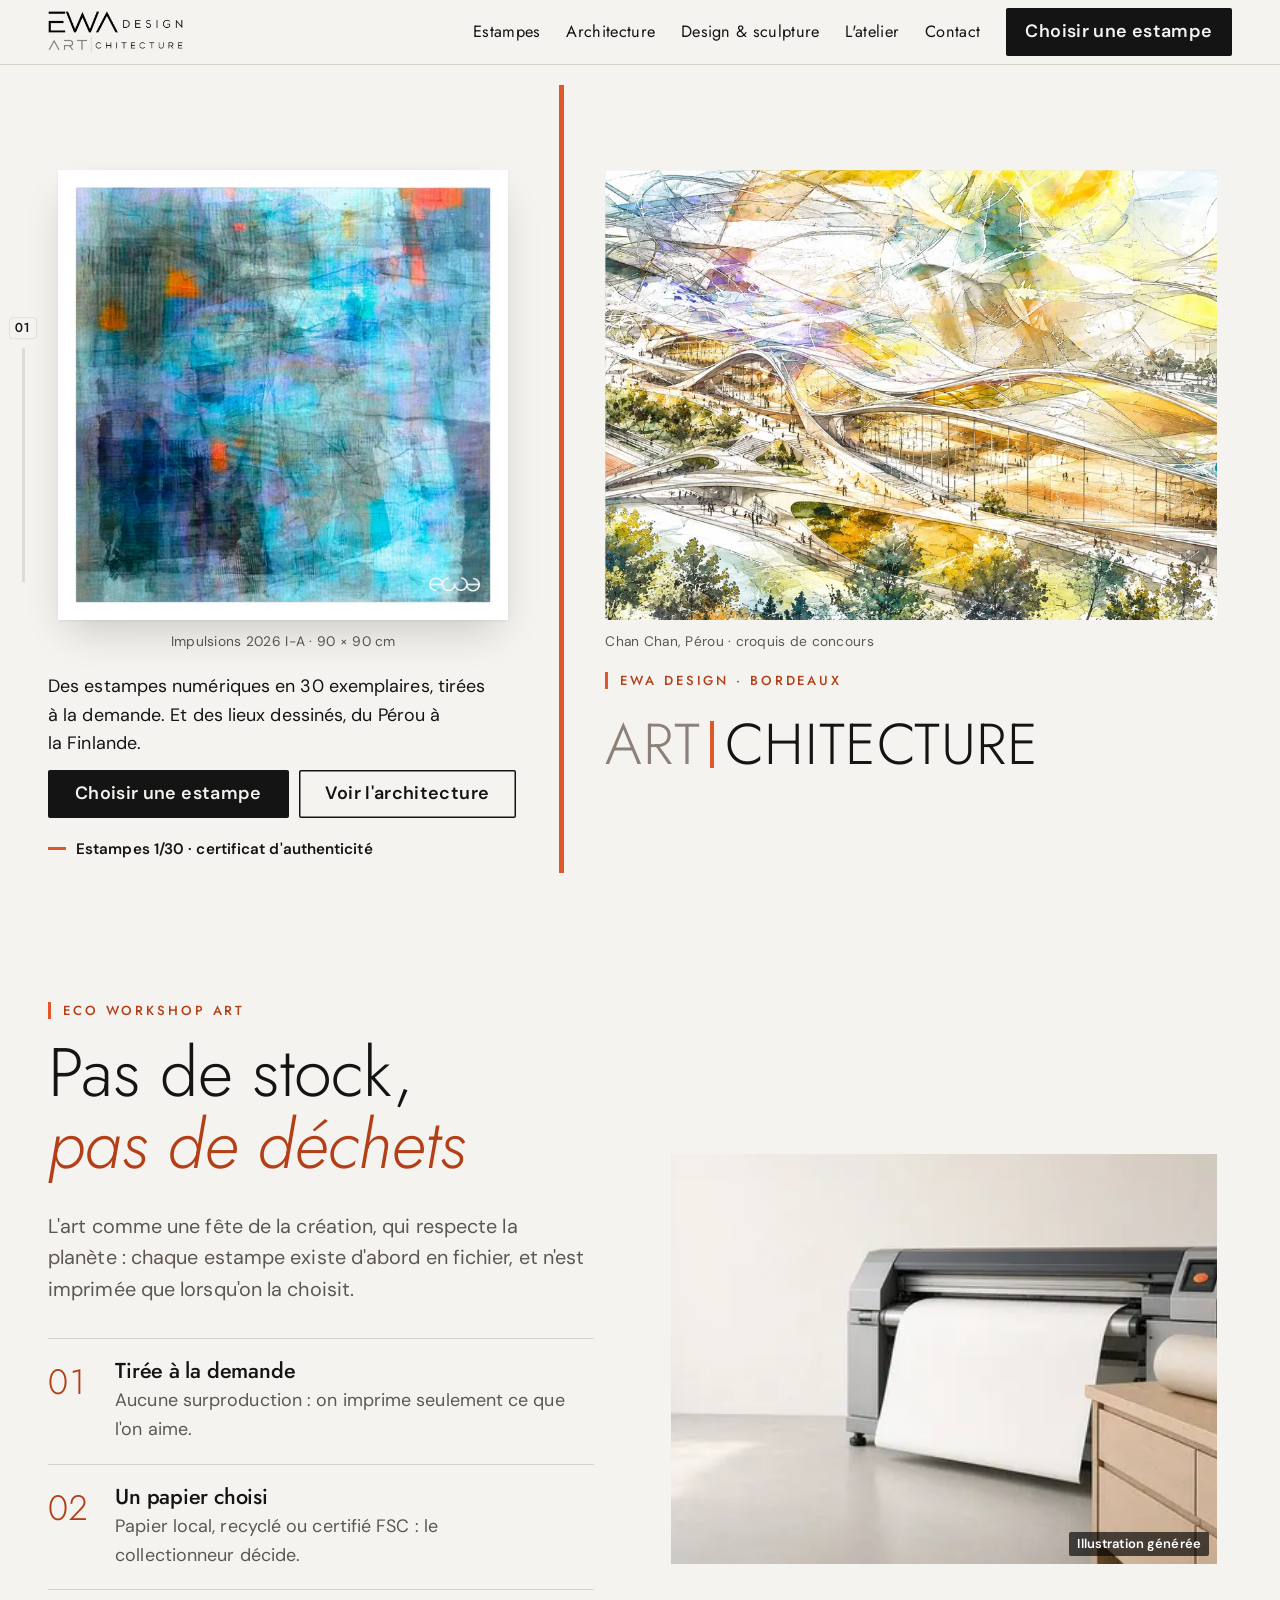
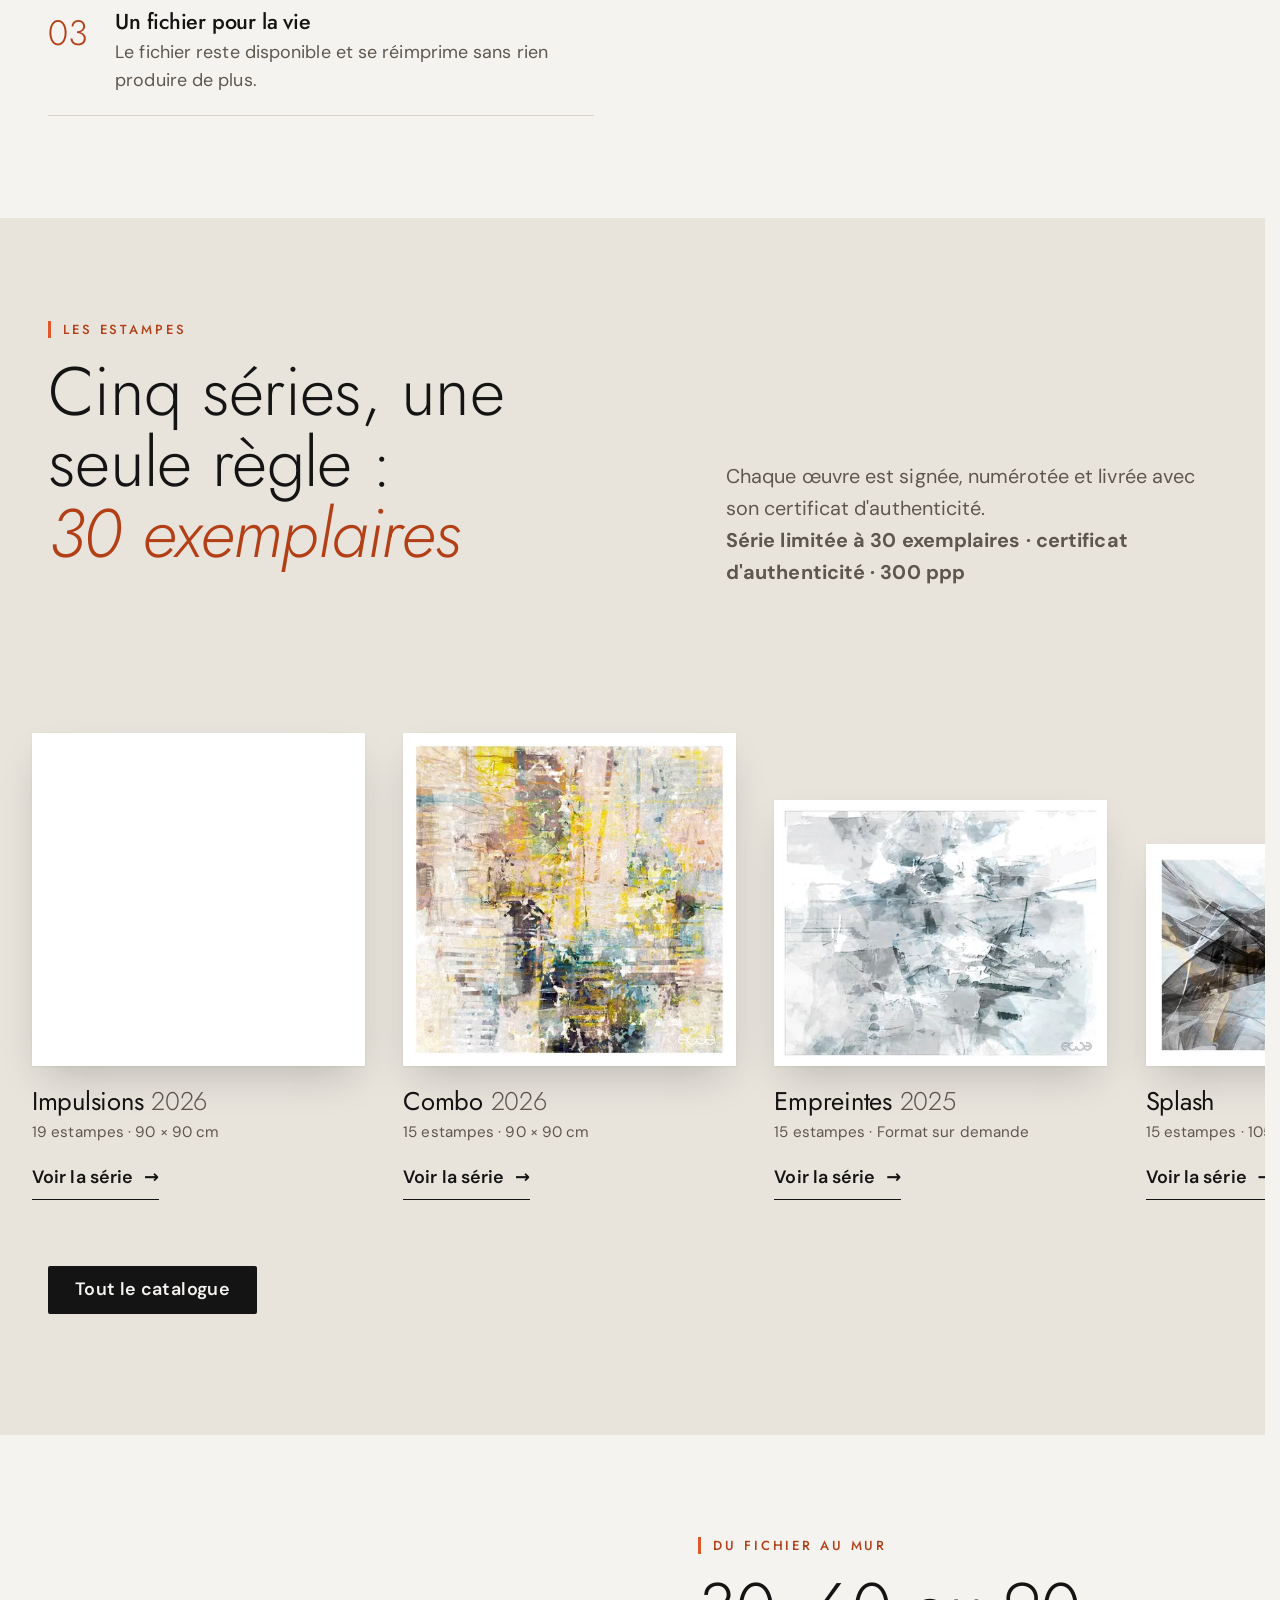
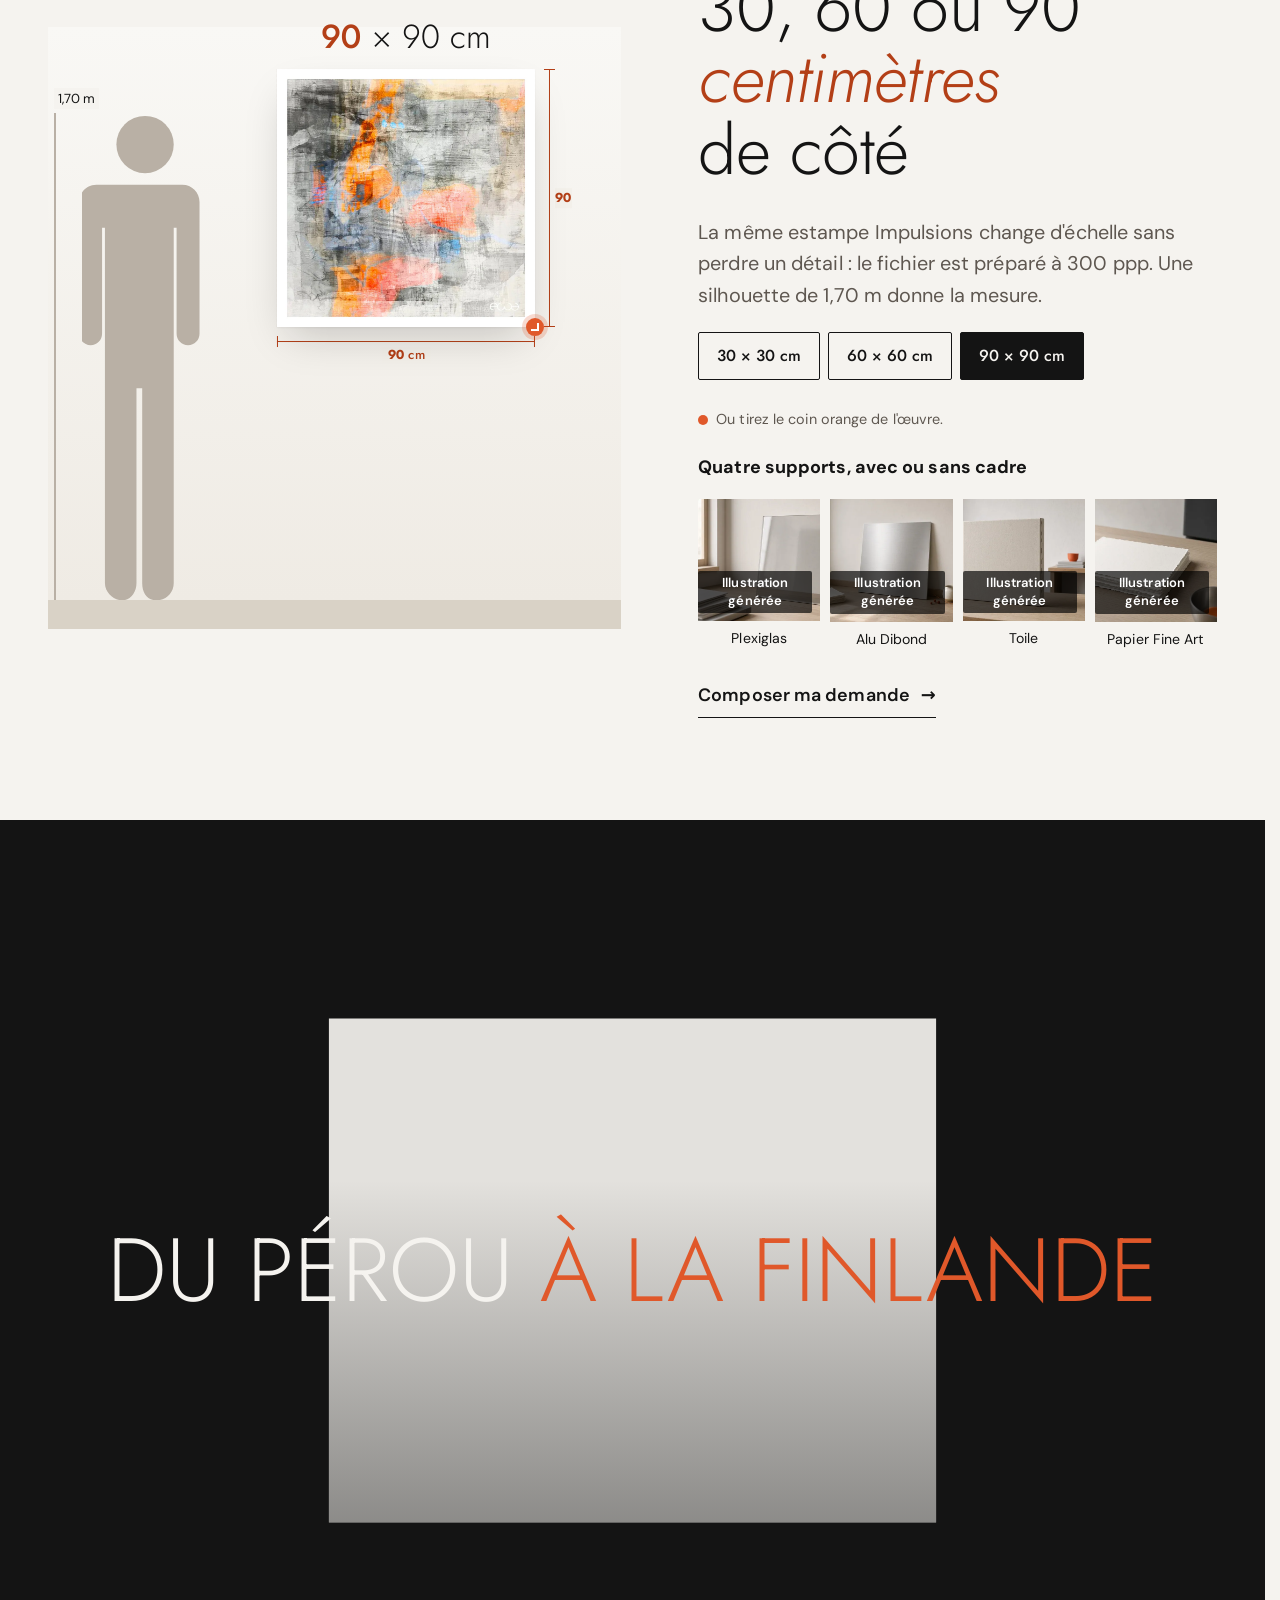
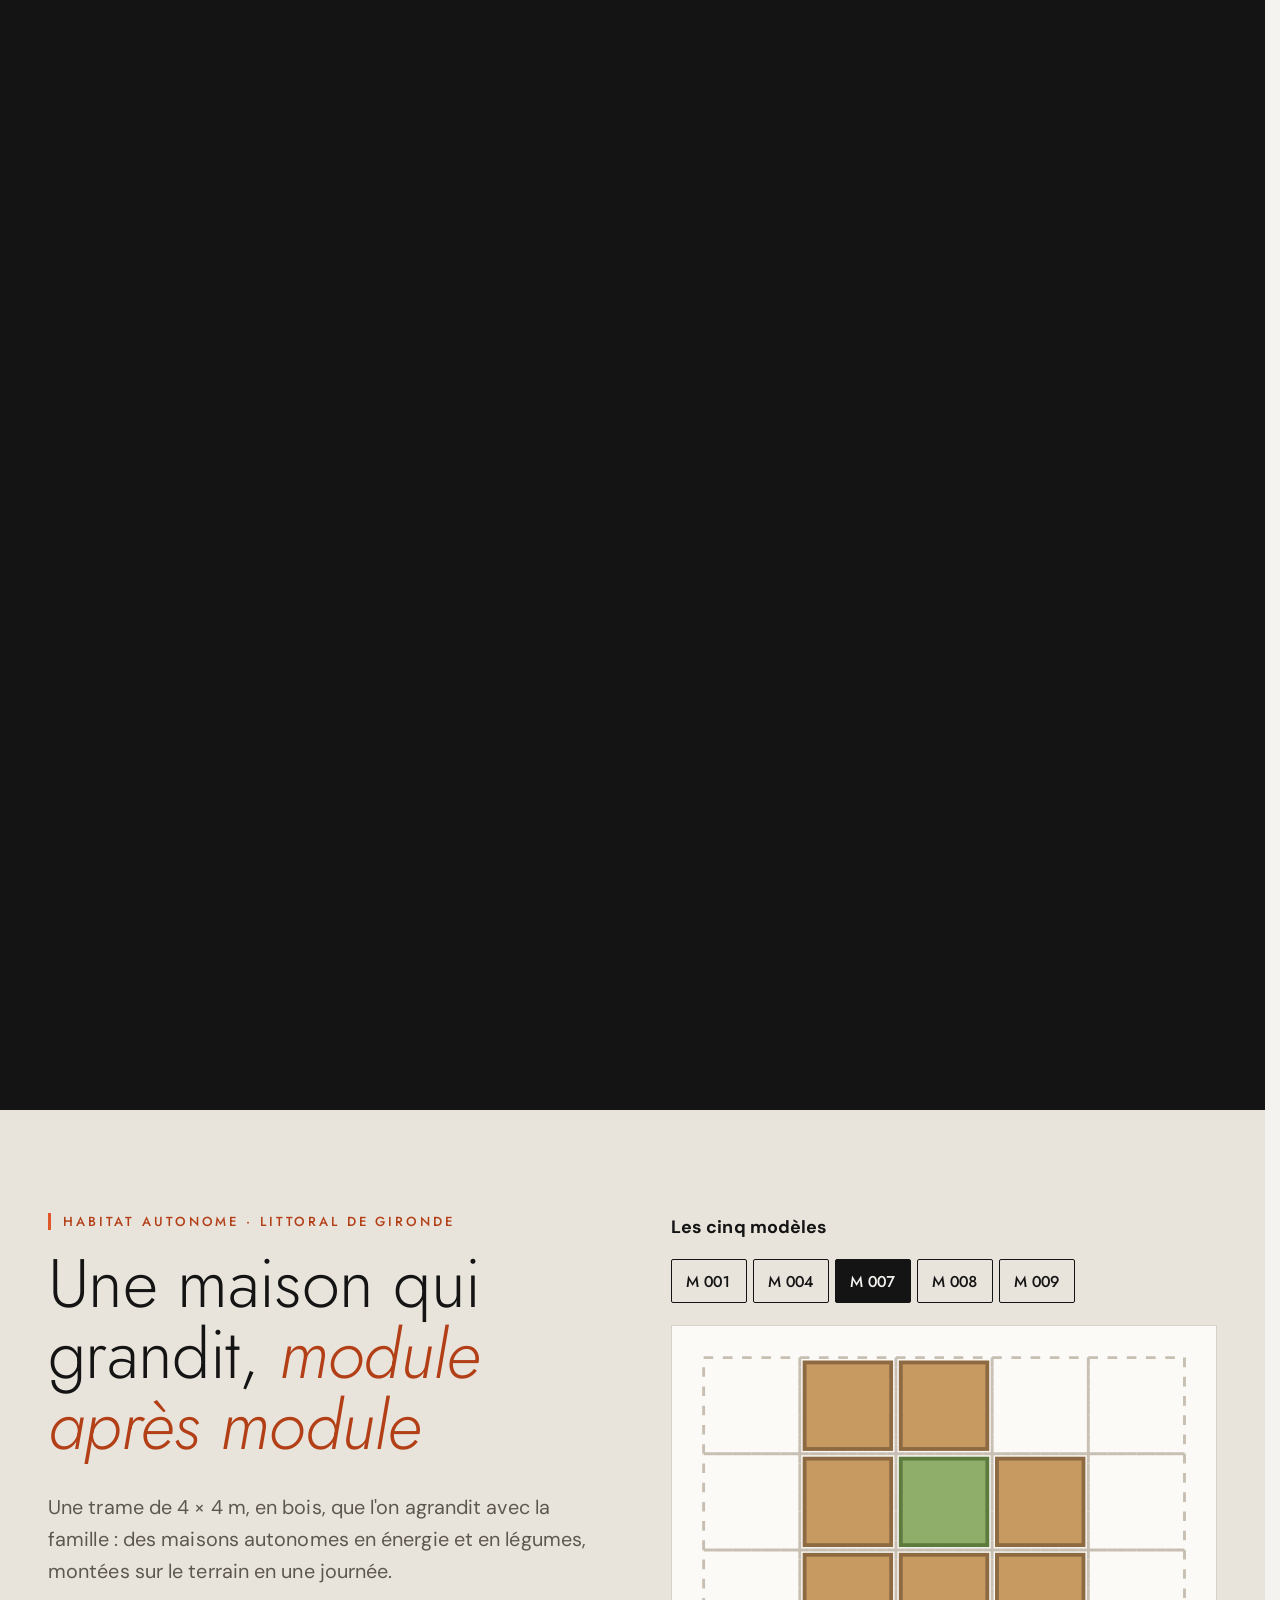
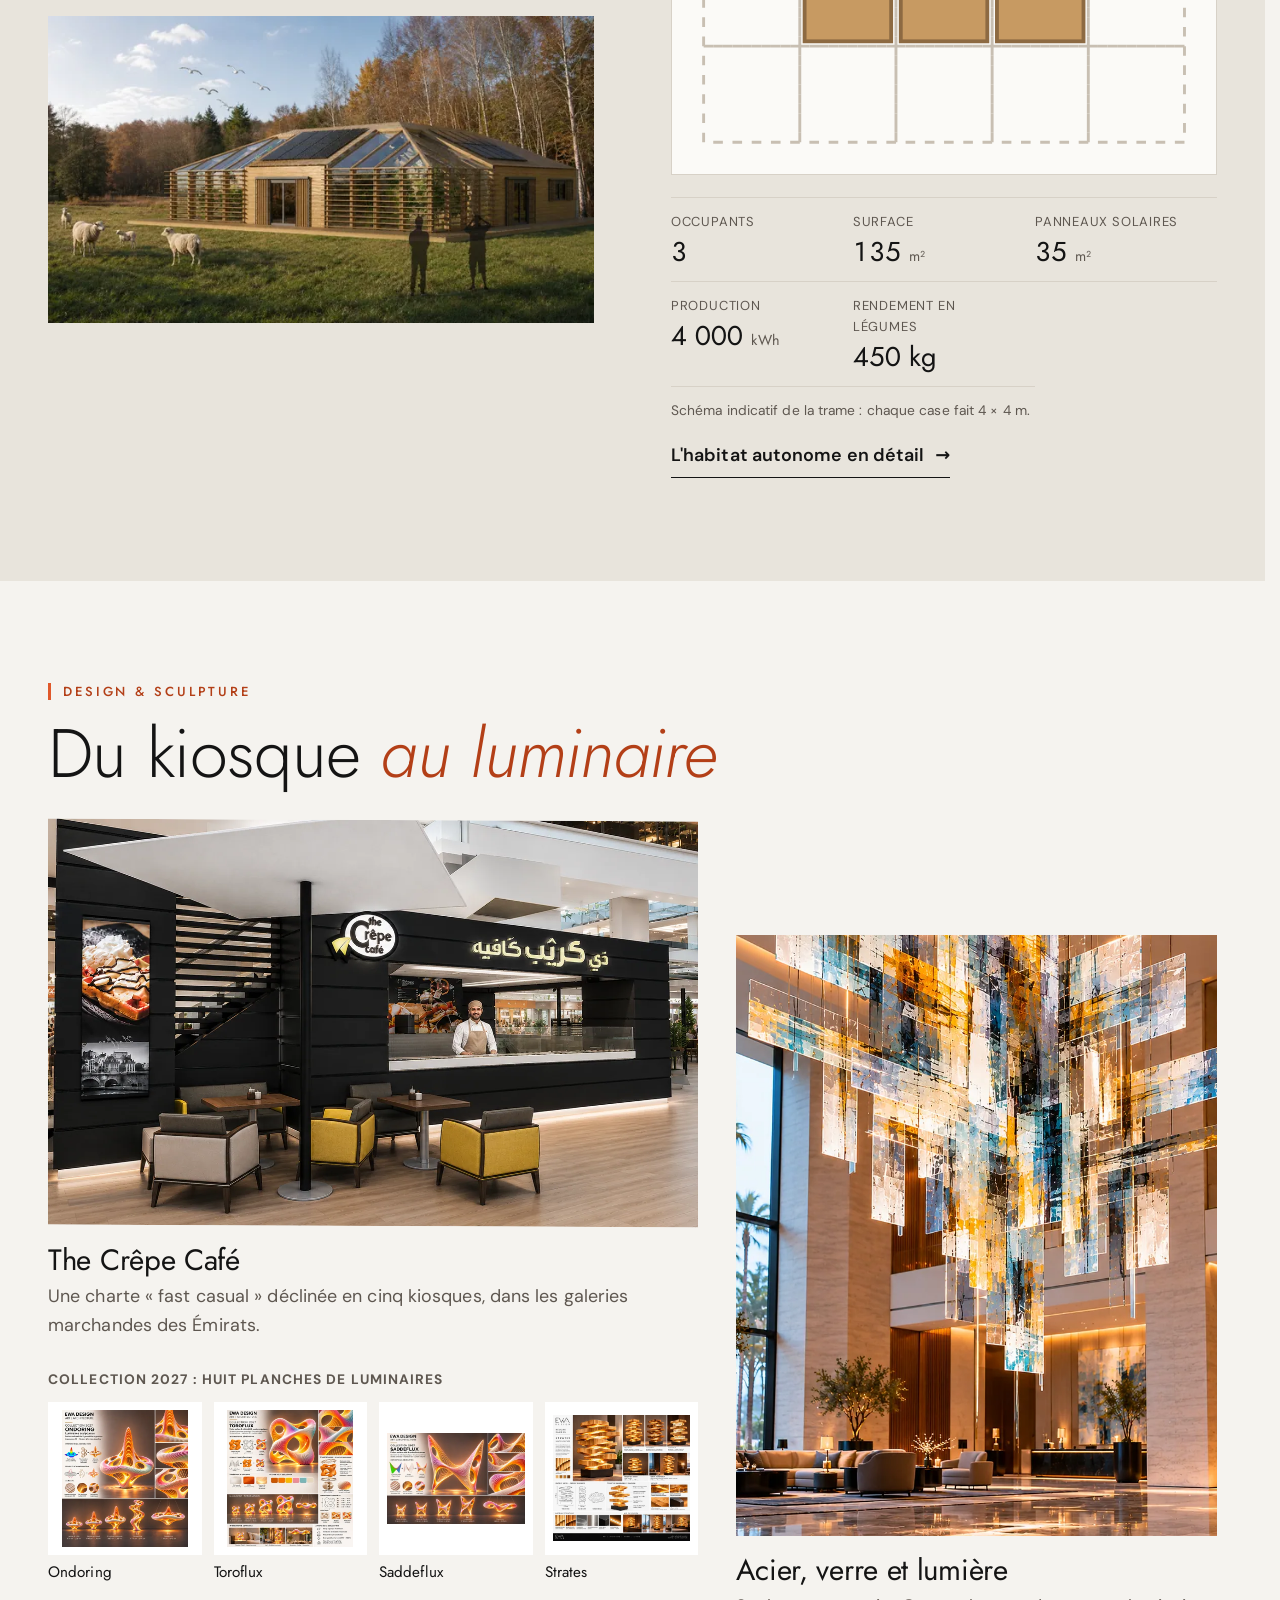
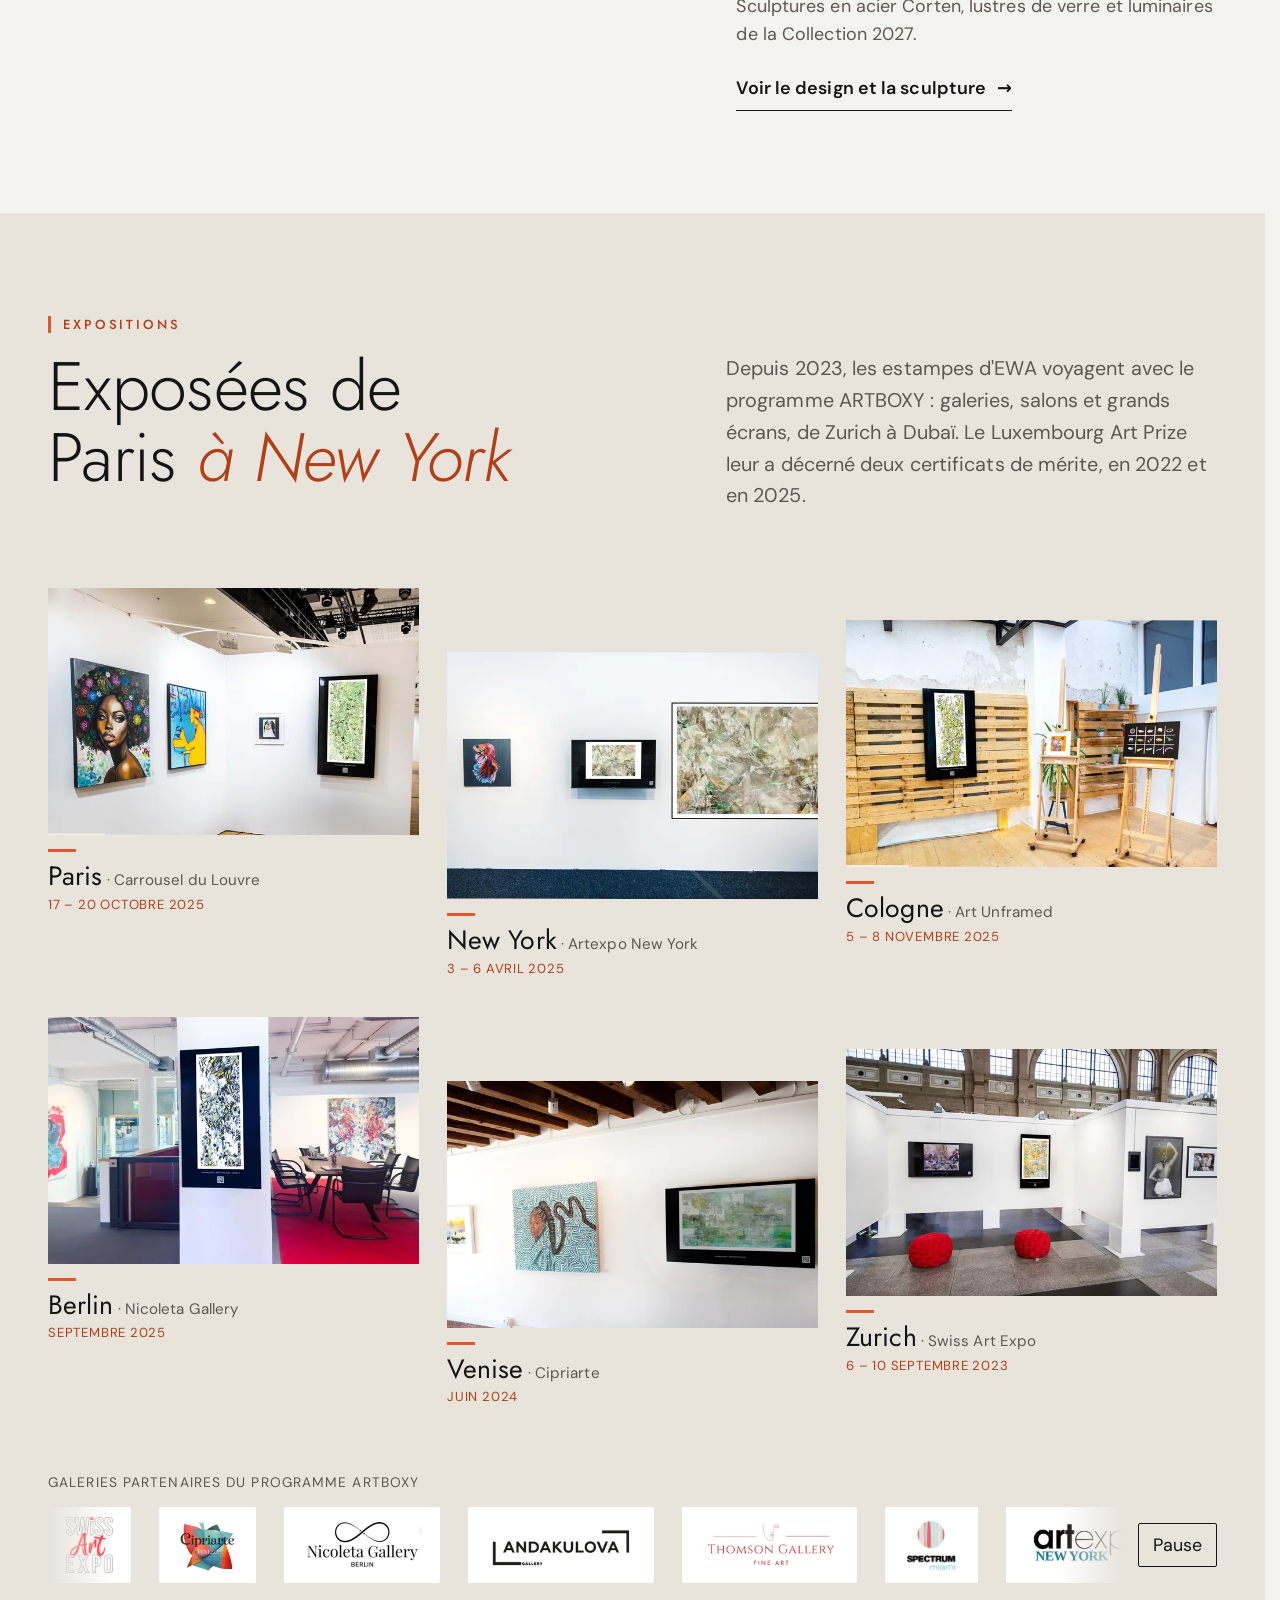
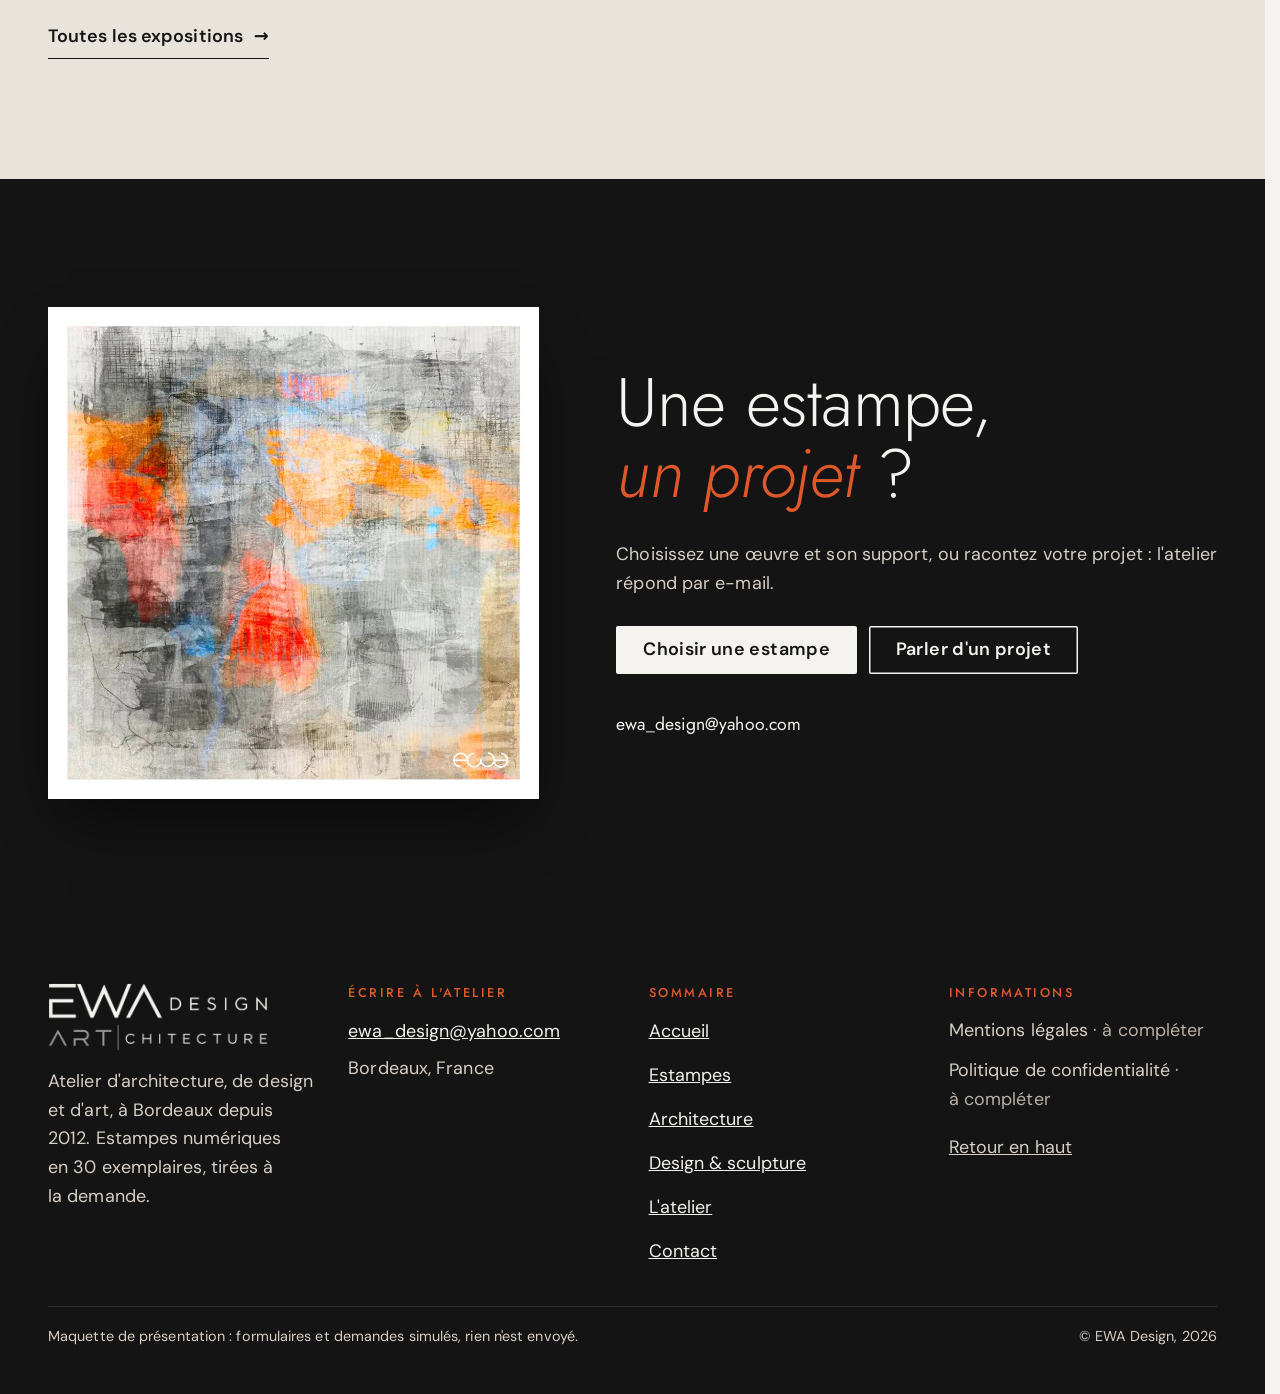
<file: index.html>
<!doctype html>
<html lang="fr" data-v="2" data-curseur>
<head>
<meta charset="utf-8">
<meta name="viewport" content="width=device-width, initial-scale=1, viewport-fit=cover">
<title>EWA Design : estampes numériques, architecture et design à Bordeaux</title>
<meta name="description" content="Estampes numériques en édition limitée à 30 exemplaires, tirées à la demande ; architecture, design et sculpture. Atelier EWA Design, Bordeaux.">
<meta name="robots" content="noindex, nofollow">
<link rel="canonical" href="https://ewa-design-maquette.vercel.app/">
<style>:root{--fond:#f5f3ef;--texte:#141414;--voile-fond:#141414;--ouverture-fond:#f5f3ef;--menu-fond:#141414}:root { --entete-h: 72px; --barres-h: 0px; } html { background: var(--fond); color: var(--texte); scrollbar-gutter: stable; } body { margin: 0; background: var(--fond); } html.js:not(.secours):not([data-arrivee="retour"]) [data-anime] { opacity: 0; } html.js:not(.secours):not([data-arrivee="retour"]) [data-anime].vu { opacity: 1; } [data-voile] { position: fixed; inset: 0; z-index: 900; background: var(--voile-fond); transform: translateY(100%); visibility: hidden; pointer-events: none; } html[data-arrivee="voile"]:not(.voile-leve):not(.secours) [data-voile] { transform: none; visibility: visible; } html.secours [data-voile] { visibility: hidden !important; } .ouverture-panneau { position: fixed; inset: 0; z-index: 850; display: none; place-content: center; justify-items: center; background: var(--ouverture-fond, var(--voile-fond)); color: var(--fond); text-align: center; } html.js[data-arrivee="intro"]:not(.secours):not(.intro-finie) .ouverture-panneau { display: grid; } html.defilement-bloque, html.defilement-bloque body, html.js[data-arrivee="intro"]:not(.secours):not(.intro-finie), html.js[data-arrivee="intro"]:not(.secours):not(.intro-finie) body, html[data-arrivee="voile"]:not(.voile-leve):not(.secours), html[data-arrivee="voile"]:not(.voile-leve):not(.secours) body { overflow: hidden; } html.js[data-arrivee="intro"]:not(.secours):not(.intro-finie) { background-color: var(--ouverture-fond, var(--voile-fond)); } html[data-arrivee="voile"]:not(.voile-leve):not(.secours) { background-color: var(--voile-fond); }</style>
<script>(function () {
var d = document.documentElement, ss = null, ls = null;
try { ss = window.sessionStorage; ls = window.localStorage; } catch (e) {}
d.classList.add('js');
var nav = performance.getEntriesByType ? performance.getEntriesByType('navigation')[0] : null;
var type = nav ? nav.type : 'navigate';
var depart = null;
try { depart = JSON.parse(ss.getItem('socle:depart') || 'null'); ss.removeItem('socle:depart'); } catch (e) {}
if (depart && !(Date.now() - depart.t < 15000)) depart = null;
var mode = type === 'back_forward' ? 'retour' : type === 'reload' ? 'intro' : depart ? 'voile' : 'intro';
d.setAttribute('data-arrivee', mode);
if (mode === 'voile' && depart.couleur) d.style.setProperty('--voile-fond', depart.couleur);
if (type === 'reload' && 'scrollRestoration' in history) {
history.scrollRestoration = 'manual';
}
try {
var choisie = ls && ls.getItem('socle:langue');
var langue = (d.lang || '').slice(0, 2);
if (choisie && choisie !== langue && type === 'navigate' && !depart) {
var alt = document.querySelector('link[rel="alternate"][hreflang="' + choisie + '"]');
if (alt) location.replace(new URL(alt.href).pathname + location.search + location.hash);
}
} catch (e) {}
setTimeout(function () { if (!d.classList.contains('demarre')) d.classList.add('secours'); }, 2000);
})();</script>
<link rel="preload" href="/assets/fonts/jost.woff2" as="font" type="font/woff2" crossorigin>
<link rel="preload" href="/assets/fonts/dm-sans.woff2" as="font" type="font/woff2" crossorigin>
<link rel="stylesheet" href="/assets/css/socle.css?v=2">
<link rel="stylesheet" href="/assets/css/site.css?v=2">
<link rel="modulepreload" href="/assets/js/site.js?v=2">
<link rel="modulepreload" href="/assets/js/socle/index.js?v=2">
<script src="/assets/vendor/gsap.min.js" defer></script>
<script src="/assets/vendor/ScrollTrigger.min.js" defer></script>
<script src="/assets/vendor/SplitText.min.js" defer></script>
<script type="module" src="/assets/js/site.js?v=2"></script>
<meta name="theme-color" content="#f5f3ef">
<link rel="icon" href="/assets/images/favicon.png" type="image/png">
<link rel="apple-touch-icon" href="/assets/images/apple-touch-icon.png">
<meta property="og:type" content="website">
<meta property="og:site_name" content="EWA Design">
<meta property="og:locale" content="fr_FR">
<meta property="og:title" content="EWA Design : estampes numériques, architecture et design à Bordeaux">
<meta property="og:description" content="Estampes numériques en édition limitée à 30 exemplaires, tirées à la demande ; architecture, design et sculpture. Atelier EWA Design, Bordeaux.">
<meta property="og:url" content="https://ewa-design-maquette.vercel.app/">
<meta property="og:image" content="https://ewa-design-maquette.vercel.app/assets/partage/accueil-fr.jpg">
<meta property="og:image:width" content="1200">
<meta property="og:image:height" content="630">
<meta property="og:image:alt" content="EWA Design : une estampe Impulsions et le titre Art | chitecture">
<meta name="twitter:card" content="summary_large_image">
<script type="application/ld+json">{"@context":"https://schema.org","@type":"Organization","name":"EWA Design","alternateName":"Eco Workshop Art","url":"https://ewa-design-maquette.vercel.app/","email":"ewa_design@yahoo.com","foundingDate":"2012","address":{"@type":"PostalAddress","addressLocality":"Bordeaux","addressCountry":"FR"},"description":"Atelier bordelais d'architecture, de design, d'art et de sculpture : estampes numériques en édition limitée à 30 exemplaires, tirées à la demande."}</script>
</head>
<body id="haut">
<div data-voile data-forme="barre" aria-hidden="true"><span class="voile-barre"></span><div class="voile-contenu"><img src="/assets/images/logo-clair-480.webp" alt="" width="480" height="149"><span data-voile-libelle>Accueil</span></div></div>
<div class="ouverture-panneau" data-ouverture aria-hidden="true">
  <p class="ouv-ewa">EWA <span>design</span></p>
  <p class="ouv-mots"><span class="ouv-mot ouv-art">Art</span><span class="ouv-barre" data-ouverture-objet></span><span class="ouv-mot ouv-chi">chitecture</span></p>
</div>
<a class="evitement" href="#contenu">Aller au contenu</a>
<header data-entete>
  <div class="entete-rangee">
    <a class="entete-logo" href="/" aria-label="EWA Design, accueil" data-libelle="Accueil" aria-current="page">
      <img src="/assets/images/logo-480.webp" alt="" width="480" height="149">
    </a>
    <nav data-nav aria-label="Navigation principale">
      <ul><li><a href="/estampes" data-libelle="Estampes">Estampes</a></li><li><a href="/architecture" data-libelle="Architecture">Architecture</a></li><li><a href="/design-sculpture" data-libelle="Design &amp; sculpture">Design &amp; sculpture</a></li><li><a href="/atelier" data-libelle="L&#39;atelier">L&#39;atelier</a></li><li><a href="/contact" data-libelle="Contact">Contact</a></li></ul>
    </nav>
    <div class="entete-actions">
      <a class="bouton" href="/estampes#catalogue" data-libelle="Estampes">Choisir une estampe</a>
      <button type="button" data-menu-bouton aria-controls="menu" aria-expanded="false" data-libelle-ouvrir="Menu" data-libelle-fermer="Fermer"><span data-libelle-bouton>Menu</span></button>
      <a class="menu-sansjs" href="#menu" data-menu-lien>Menu</a>
    </div>
  </div>
</header>
<script>/* Avant le premier affichage : rangées de la navigation (même règle que ajusterNav dans assets/js/socle/entete.js)
   et hauteur réelle de l'en-tête, pour que rien ne saute quand le JavaScript du site prend la main. */
(function () {
  var h = document.documentElement, u = document.querySelector('[data-nav] ul'), e = document.querySelector('[data-entete]');
  if (u) {
    var deborde = function () { return u.scrollWidth > u.clientWidth + 1; }, c = deborde();
    if (c && window.matchMedia('(min-width: 900px)').matches) {
      h.classList.add('nav-deux-rangees'); c = deborde();
      if (c) { h.classList.add('nav-deux-lignes'); var a = u.querySelector('a'); c = !a || u.getBoundingClientRect().height > a.getBoundingClientRect().height * 2.5; }
      if (c) h.classList.remove('nav-deux-rangees', 'nav-deux-lignes');
    }
    if (c) h.classList.add('nav-compacte');
  }
  if (e) h.style.setProperty('--entete-h', Math.round(e.getBoundingClientRect().height) + 'px');
})();</script>
<span id="menu-ferme" aria-hidden="true"></span>
<div id="menu" data-menu role="dialog" aria-modal="true" aria-label="Menu">
  <p class="menu-sansjs-fermer"><a href="#menu-ferme">Fermer</a></p>
  <ul><li style="--i:0"><a href="/" class="menu-lien" data-libelle="Accueil" aria-current="page">Accueil</a></li><li style="--i:1"><a href="/estampes" class="menu-lien" data-libelle="Estampes">Estampes</a></li><li style="--i:2"><a href="/architecture" class="menu-lien" data-libelle="Architecture">Architecture</a></li><li style="--i:3"><a href="/design-sculpture" class="menu-lien" data-libelle="Design &amp; sculpture">Design &amp; sculpture</a></li><li style="--i:4"><a href="/atelier" class="menu-lien" data-libelle="L&#39;atelier">L&#39;atelier</a></li><li style="--i:5"><a href="/contact" class="menu-lien" data-libelle="Contact">Contact</a></li></ul>
  <p class="menu-contact"><a class="bouton" href="/estampes#catalogue" data-libelle="Estampes">Choisir une estampe</a><span class="menu-email">ewa_design@yahoo.com</span></p>
</div>
<main id="contenu" tabindex="-1">
<div class="fil" data-grille="fil" aria-hidden="true"><span class="fil-n" data-fil-n>01</span><span class="fil-trait"><span class="fil-plein" data-fil-plein></span></span></div>
<section class="ouv-split ecran" id="debut">
  <div class="split-art">
    <figure class="media estampe " data-iris-centre data-tirage data-effet="tirage-ouverture" style="--cadrage:50% 50%">
  <picture>
    <img src="/assets/images/impulsions-i-a-1600.webp" srcset="/assets/images/impulsions-i-a-480.webp 480w, /assets/images/impulsions-i-a-960.webp 960w, /assets/images/impulsions-i-a-1600.webp 1600w" sizes="(max-width: 760px) 46vw, 520px" alt="Impulsions 2026 I-A · 90 × 90 cm" width="1600" height="1600" fetchpriority="high" loading="eager" decoding="async">
  </picture>
</figure>
    <p class="legende masque-ecran-bas">Impulsions 2026 I-A · 90 × 90 cm</p>
  </div>
  <span class="split-barre" data-effet="barre" aria-hidden="true"></span>
  <div class="split-chi">
    <figure class="media ouv-media-rideau" data-effet="split-chi" data-boucle-css style="--cadrage:50% 45%">
  <picture>
    <img src="/assets/images/archi-rubans-1440.webp" srcset="/assets/images/archi-rubans-640.webp 640w, /assets/images/archi-rubans-960.webp 960w, /assets/images/archi-rubans-1440.webp 1440w" sizes="(max-width: 760px) 46vw, 56vw" alt="Chan Chan, Pérou · croquis de concours" width="1440" height="1080" loading="lazy" decoding="async">
  </picture>
</figure>
    <p class="legende masque-ecran-bas">Chan Chan, Pérou · croquis de concours</p>
  </div>
  <div class="split-titre">
    <p class="surtitre ouv-entree masque-ecran-tres-bas">EWA Design · Bordeaux</p>
    <h1 class="titre-split" data-grille="typo"><span class="t-masque"><span class="t-mot t-art">Art</span></span><span class="t-barre" aria-hidden="true"></span><span class="t-masque"><span class="t-mot">chitecture</span></span></h1>
  </div>
  <div class="split-texte">
    <p class="ouv-entree masque-ecran-petit">Des estampes numériques en 30 exemplaires, tirées à la demande. Et des lieux dessinés, du Pérou à la Finlande.</p>
    <p class="split-actions ouv-entree">
      <a href="/estampes#catalogue" class="bouton" data-libelle="Estampes" data-action-principale data-survol="magnetique">Choisir une estampe</a>
      <a href="/architecture" class="bouton bouton--contour masque-ecran-tres-bas" data-libelle="Architecture">Voir l&#39;architecture</a>
    </p>
    <p class="split-info-ligne ouv-entree"><span class="split-info" data-info-cle>Estampes 1/30 · certificat d&#39;authenticité</span></p>
  </div>
</section>
<section class="section" id="demarche">
  <div class="conteneur demarche-grille">
    <div>
      <p class="surtitre">Eco Workshop Art</p>
      <h2 class="titre-section" data-anime="lignes">Pas de stock, <em>pas de déchets</em></h2>
      <p class="chapeau" data-anime>L&#39;art comme une fête de la création, qui respecte la planète : chaque estampe existe d&#39;abord en fichier, et n&#39;est imprimée que lorsqu&#39;on la choisit.</p>
      <ol class="engagements" data-anime="cascade">
        <li><span class="n">01</span><h3>Tirée à la demande</h3><p>Aucune surproduction : on imprime seulement ce que l&#39;on aime.</p></li><li><span class="n">02</span><h3>Un papier choisi</h3><p>Papier local, recyclé ou certifié FSC : le collectionneur décide.</p></li><li><span class="n">03</span><h3>Un fichier pour la vie</h3><p>Le fichier reste disponible et se réimprime sans rien produire de plus.</p></li>
      </ol>
    </div>
    <figure class="media demarche-media" data-grok data-fx="parallaxe" style="--cadrage:55% 50%">
  <picture>
    <img src="/assets/images/grok/atelier-tirage-1280.webp" srcset="/assets/images/grok/atelier-tirage-640.webp 640w, /assets/images/grok/atelier-tirage-1280.webp 1280w, /assets/images/grok/atelier-tirage-1920.webp 1920w" sizes="(max-width: 860px) 100vw, 45vw" alt="Imprimante grand format d&#39;où sort une feuille de papier coton encore vierge" width="1280" height="720" loading="lazy" decoding="async">
  </picture><figcaption class="mention-ia">Illustration générée</figcaption>
</figure>
  </div>
</section>
<section class="section section--pierre series" id="series" data-effet="series">
  <div class="conteneur tete-section">
    <div>
      <p class="surtitre">Les estampes</p>
      <h2 class="titre-section" data-anime="lignes">Cinq séries, une seule règle : <em>30 exemplaires</em></h2>
    </div>
    <p class="chapeau" data-anime>Chaque œuvre est signée, numérotée et livrée avec son certificat d&#39;authenticité.<br><b>Série limitée à 30 exemplaires · certificat d&#39;authenticité · 300 ppp</b></p>
  </div>
  <div class="series-fenetre" tabindex="0" role="region" aria-label="Séries d&#39;estampes, défilement horizontal">
    <ul class="series-piste" data-series-piste data-galerie>
      <li class="serie-carte">
        <figure class="media estampe " data-tirage style="--delai:0s" style="--cadrage:50% 50%">
  <picture>
    <img src="/assets/images/impulsions-g-1600.webp" srcset="/assets/images/impulsions-g-480.webp 480w, /assets/images/impulsions-g-960.webp 960w, /assets/images/impulsions-g-1600.webp 1600w" sizes="(max-width: 760px) 74vw, 380px" alt="Impulsions 2026" width="1600" height="1600" loading="lazy" decoding="async">
  </picture>
</figure>
        <h3>Impulsions <span>2026</span></h3>
        <p>19 estampes · 90 × 90 cm</p>
        <a href="/estampes?serie=impulsions#catalogue" class="lien-fleche" data-libelle="Estampes">Voir la série</a>
      </li><li class="serie-carte">
        <figure class="media estampe " data-tirage style="--delai:0.12s" style="--cadrage:50% 50%">
  <picture>
    <img src="/assets/images/combo-e-1600.webp" srcset="/assets/images/combo-e-480.webp 480w, /assets/images/combo-e-960.webp 960w, /assets/images/combo-e-1600.webp 1600w" sizes="(max-width: 760px) 74vw, 380px" alt="Combo 2026" width="1600" height="1600" loading="lazy" decoding="async">
  </picture>
</figure>
        <h3>Combo <span>2026</span></h3>
        <p>15 estampes · 90 × 90 cm</p>
        <a href="/estampes?serie=combo#catalogue" class="lien-fleche" data-libelle="Estampes">Voir la série</a>
      </li><li class="serie-carte">
        <figure class="media estampe " data-tirage style="--delai:0.24s" style="--cadrage:50% 50%">
  <picture>
    <img src="/assets/images/empreintes-a-1600.webp" srcset="/assets/images/empreintes-a-480.webp 480w, /assets/images/empreintes-a-960.webp 960w, /assets/images/empreintes-a-1600.webp 1600w" sizes="(max-width: 760px) 74vw, 380px" alt="Empreintes 2025" width="1600" height="1280" loading="lazy" decoding="async">
  </picture>
</figure>
        <h3>Empreintes <span>2025</span></h3>
        <p>15 estampes · Format sur demande</p>
        <a href="/estampes?serie=empreintes#catalogue" class="lien-fleche" data-libelle="Estampes">Voir la série</a>
      </li><li class="serie-carte">
        <figure class="media estampe " data-tirage style="--delai:0s" style="--cadrage:50% 50%">
  <picture>
    <img src="/assets/images/splash-a-1600.webp" srcset="/assets/images/splash-a-480.webp 480w, /assets/images/splash-a-960.webp 960w, /assets/images/splash-a-1600.webp 1600w" sizes="(max-width: 760px) 74vw, 380px" alt="Splash " width="1600" height="1066" loading="lazy" decoding="async">
  </picture>
</figure>
        <h3>Splash <span></span></h3>
        <p>15 estampes · 105 × 70 cm</p>
        <a href="/estampes?serie=splash#catalogue" class="lien-fleche" data-libelle="Estampes">Voir la série</a>
      </li><li class="serie-carte">
        <figure class="media estampe " data-tirage style="--delai:0.12s" style="--cadrage:50% 50%">
  <picture>
    <img src="/assets/images/vibration-a1-800.webp" srcset="/assets/images/vibration-a1-400.webp 400w, /assets/images/vibration-a1-800.webp 800w" sizes="(max-width: 760px) 74vw, 380px" alt="Vibration nature 2025" width="800" height="1829" loading="lazy" decoding="async">
  </picture>
</figure>
        <h3>Vibration nature <span>2025</span></h3>
        <p>9 estampes · 50 × 115 cm</p>
        <a href="/estampes?serie=vibration#catalogue" class="lien-fleche" data-libelle="Estampes">Voir la série</a>
      </li>
    </ul>
  </div>
  <p class="conteneur series-pied"><a href="/estampes#catalogue" class="bouton" data-libelle="Estampes">Tout le catalogue</a></p>
</section>
<section class="section" id="formats">
  <div class="conteneur formats-grille">
    <div class="gig-scene" data-effet="gigogne" data-grille="manipuler" role="img" aria-label="Schéma : trois carrés emboîtés de 30, 60 et 90 cm à côté d&#39;une silhouette de 1,70 m">
      <span class="gig-mur"></span><span class="gig-sol"></span>
      <span class="gig-cote"><span>1,70 m</span></span>
      <svg class="gig-silhouette" viewBox="0 0 44 170" aria-hidden="true"><circle cx="22" cy="11" r="10" fill="currentColor"/><path fill="currentColor" d="M9 25h26c3.3 0 6 2.7 6 6v46c0 2.2-1.8 4-4 4s-4-1.8-4-4V40h-1v124c0 3.3-2.7 6-6 6s-5-2.7-5-6V96h-2v68c0 3.3-2.2 6-5 6s-6-2.7-6-6V40h-1v37c0 2.2-1.8 4-4 4s-4-1.8-4-4V31c0-3.3 2.7-6 6-6z"/></svg>
      <div class="gig-cadre">
        <span class="gig-repere gig-r90"><span>90</span></span>
        <span class="gig-repere gig-r60"><span>60</span></span>
        <span class="gig-repere gig-r30"><span>30</span></span>
        <span class="gig-cote-h" aria-hidden="true"><span><b data-gig-cote>90</b> cm</span></span>
        <span class="gig-cote-v" aria-hidden="true"><span><b data-gig-cote>90</b></span></span>
        <span class="gig-poignee" data-gig-poignee aria-hidden="true"></span>
        <div class="gig-oeuvre" data-gig-oeuvre>
          <img src="/assets/images/impulsions-g-960.webp" alt="" width="960" height="960" loading="lazy" decoding="async">
        </div>
      </div>
      <p class="gig-taille" aria-hidden="true"><b data-gig-taille>90</b> × <span data-gig-taille2>90</span> cm</p>
    </div>
    <div>
      <p class="surtitre">Du fichier au mur</p>
      <h2 class="titre-section" data-anime="lignes">30, 60 ou 90 <em>centimètres</em> de côté</h2>
      <p class="chapeau" data-anime>La même estampe Impulsions change d&#39;échelle sans perdre un détail : le fichier est préparé à 300 ppp. Une silhouette de 1,70 m donne la mesure.</p>
      <div class="choix-formats" role="group" aria-label="Choisir un format">
        <button type="button" data-gig-choix="30" aria-pressed="false">30 × 30 cm</button><button type="button" data-gig-choix="60" aria-pressed="false">60 × 60 cm</button><button type="button" data-gig-choix="90" aria-pressed="true">90 × 90 cm</button>
      </div>
      <p class="gig-astuce" aria-hidden="true">Ou tirez le coin orange de l&#39;œuvre.</p>
      <p><b>Quatre supports, avec ou sans cadre</b></p>
      <ul class="supports-mini" data-anime="cascade">
        <li><figure class="media " data-grok style="--cadrage:50% 50%">
  <picture>
    <img src="/assets/images/grok/support-plexi-960.webp" srcset="/assets/images/grok/support-plexi-480.webp 480w, /assets/images/grok/support-plexi-960.webp 960w" sizes="120px" alt="Plexiglas" width="960" height="960" loading="lazy" decoding="async">
  </picture><figcaption class="mention-ia">Illustration générée</figcaption>
</figure>Plexiglas</li><li><figure class="media " data-grok style="--cadrage:50% 50%">
  <picture>
    <img src="/assets/images/grok/support-alu-960.webp" srcset="/assets/images/grok/support-alu-480.webp 480w, /assets/images/grok/support-alu-960.webp 960w" sizes="120px" alt="Alu Dibond" width="960" height="960" loading="lazy" decoding="async">
  </picture><figcaption class="mention-ia">Illustration générée</figcaption>
</figure>Alu Dibond</li><li><figure class="media " data-grok style="--cadrage:50% 50%">
  <picture>
    <img src="/assets/images/grok/support-toile-960.webp" srcset="/assets/images/grok/support-toile-480.webp 480w, /assets/images/grok/support-toile-960.webp 960w" sizes="120px" alt="Toile" width="960" height="960" loading="lazy" decoding="async">
  </picture><figcaption class="mention-ia">Illustration générée</figcaption>
</figure>Toile</li><li><figure class="media " data-grok style="--cadrage:50% 50%">
  <picture>
    <img src="/assets/images/grok/support-papier-960.webp" srcset="/assets/images/grok/support-papier-480.webp 480w, /assets/images/grok/support-papier-960.webp 960w" sizes="120px" alt="Papier Fine Art" width="960" height="960" loading="lazy" decoding="async">
  </picture><figcaption class="mention-ia">Illustration générée</figcaption>
</figure>Papier Fine Art</li>
      </ul>
      <a href="/contact?sujet=estampe#demande" class="lien-fleche" data-libelle="Contact">Composer ma demande</a>
    </div>
  </div>
</section>
<section class="archi-plein" id="architecture" data-fx="plein-ecran" data-fx-depart="inset(22% 26% 22% 26% round 0px)">
  <div data-collant>
    <figure class="media " data-fx-cible style="--cadrage:54% 48%">
  <picture><source media="(max-width: 760px) and (orientation: portrait)" srcset="/assets/images/archi-cotier-mobile-640.webp 640w, /assets/images/archi-cotier-mobile-1080.webp 1080w" sizes="100vw">
    <img src="/assets/images/archi-cotier-1280.webp" srcset="/assets/images/archi-cotier-640.webp 640w, /assets/images/archi-cotier-1280.webp 1280w, /assets/images/archi-cotier-1536.webp 1536w" sizes="100vw" alt="Croquis d&#39;un complexe côtier en rubans au bord de l&#39;eau" width="1280" height="548" loading="lazy" decoding="async">
  </picture>
</figure>
    <p class="archi-mots" aria-hidden="true"><span data-fx-ecarte="g">Du Pérou</span><span data-fx-ecarte="d">à la Finlande</span></p>
    <div class="archi-apres" data-fx-apres>
      <h2 class="titre-section">L&#39;architecture d&#39;EWA</h2>
      <p>Concours internationaux, habitat autonome en bois, éco-quartiers, villes sur l&#39;eau : des lieux dessinés pour leur climat.</p>
      <a href="/architecture" class="lien-fleche" data-libelle="Architecture">Voir l&#39;architecture</a>
    </div>
  </div>
</section>
<section class="section section--pierre" id="trame">
  <div class="conteneur trame-grille">
    <div>
      <p class="surtitre">Habitat autonome · littoral de Gironde</p>
      <h2 class="titre-section" data-anime="lignes">Une maison qui grandit, <em>module après module</em></h2>
      <p class="chapeau" data-anime>Une trame de 4 × 4 m, en bois, que l&#39;on agrandit avec la famille : des maisons autonomes en énergie et en légumes, montées sur le terrain en une journée.</p>
      <figure class="media trame-media" data-fx="zoom" style="--cadrage:50% 50%">
  <picture>
    <img src="/assets/images/habitat-prairie-1280.webp" srcset="/assets/images/habitat-prairie-640.webp 640w, /assets/images/habitat-prairie-1280.webp 1280w, /assets/images/habitat-prairie-1689.webp 1689w" sizes="(max-width: 860px) 100vw, 45vw" alt="Habitat autonome en bois avec serre et panneaux solaires, dans une prairie avec des moutons" width="1280" height="720" loading="lazy" decoding="async">
  </picture>
</figure>
    </div>
    <div data-trame data-modeles="[{&quot;nom&quot;:&quot;M 001&quot;,&quot;occupants&quot;:&quot;1 à 2&quot;,&quot;surface&quot;:80,&quot;panneaux&quot;:10,&quot;kwh&quot;:&quot;1 200&quot;,&quot;legumes&quot;:&quot;170 kg&quot;,&quot;cases&quot;:5},{&quot;nom&quot;:&quot;M 004&quot;,&quot;occupants&quot;:&quot;3&quot;,&quot;surface&quot;:135,&quot;panneaux&quot;:30,&quot;kwh&quot;:&quot;3 600&quot;,&quot;legumes&quot;:&quot;450 kg&quot;,&quot;cases&quot;:8},{&quot;nom&quot;:&quot;M 007&quot;,&quot;occupants&quot;:&quot;3&quot;,&quot;surface&quot;:135,&quot;panneaux&quot;:35,&quot;kwh&quot;:&quot;4 000&quot;,&quot;legumes&quot;:&quot;450 kg&quot;,&quot;cases&quot;:8},{&quot;nom&quot;:&quot;M 008&quot;,&quot;occupants&quot;:&quot;4&quot;,&quot;surface&quot;:230,&quot;panneaux&quot;:60,&quot;kwh&quot;:&quot;7 200&quot;,&quot;legumes&quot;:&quot;600 kg&quot;,&quot;cases&quot;:14},{&quot;nom&quot;:&quot;M 009&quot;,&quot;occupants&quot;:&quot;6&quot;,&quot;surface&quot;:300,&quot;panneaux&quot;:60,&quot;kwh&quot;:&quot;7 200&quot;,&quot;legumes&quot;:&quot;900 kg&quot;,&quot;cases&quot;:19}]">
      <p><b>Les cinq modèles</b></p>
      <div class="trame-onglets" role="group" aria-label="Les cinq modèles">
        <button type="button" data-trame-choix="0" aria-pressed="false">M 001</button><button type="button" data-trame-choix="1" aria-pressed="false">M 004</button><button type="button" data-trame-choix="2" aria-pressed="false">M 007</button><button type="button" data-trame-choix="3" aria-pressed="false">M 008</button><button type="button" data-trame-choix="4" aria-pressed="true">M 009</button>
      </div>
      <div class="trame-plan" data-effet="trame">
        <svg viewBox="-2 -2 104 84" role="img" aria-label="Schéma indicatif de la trame : chaque case fait 4 × 4 m.">
          <rect class="case" x="0" y="0" width="20" height="20"/><rect class="case" x="20" y="0" width="20" height="20"/><rect class="case" x="40" y="0" width="20" height="20"/><rect class="case" x="60" y="0" width="20" height="20"/><rect class="case" x="80" y="0" width="20" height="20"/><rect class="case" x="0" y="20" width="20" height="20"/><rect class="case" x="20" y="20" width="20" height="20"/><rect class="case" x="40" y="20" width="20" height="20"/><rect class="case" x="60" y="20" width="20" height="20"/><rect class="case" x="80" y="20" width="20" height="20"/><rect class="case" x="0" y="40" width="20" height="20"/><rect class="case" x="20" y="40" width="20" height="20"/><rect class="case" x="40" y="40" width="20" height="20"/><rect class="case" x="60" y="40" width="20" height="20"/><rect class="case" x="80" y="40" width="20" height="20"/><rect class="case" x="0" y="60" width="20" height="20"/><rect class="case" x="20" y="60" width="20" height="20"/><rect class="case" x="40" y="60" width="20" height="20"/><rect class="case" x="60" y="60" width="20" height="20"/><rect class="case" x="80" y="60" width="20" height="20"/>
          <rect class="module allume" data-rang="16" x="1" y="1" width="18" height="18"/><rect class="module allume" data-rang="7" x="21" y="1" width="18" height="18"/><rect class="module allume" data-rang="4" x="41" y="1" width="18" height="18"/><rect class="module allume" data-rang="8" x="61" y="1" width="18" height="18"/><rect class="module allume" data-rang="17" x="81" y="1" width="18" height="18"/><rect class="module allume" data-rang="12" x="1" y="21" width="18" height="18"/><rect class="module allume" data-rang="1" x="21" y="21" width="18" height="18"/><rect class="module allume serre" data-rang="0" x="41" y="21" width="18" height="18"/><rect class="module allume" data-rang="2" x="61" y="21" width="18" height="18"/><rect class="module allume" data-rang="13" x="81" y="21" width="18" height="18"/><rect class="module allume" data-rang="14" x="1" y="41" width="18" height="18"/><rect class="module allume" data-rang="5" x="21" y="41" width="18" height="18"/><rect class="module allume" data-rang="3" x="41" y="41" width="18" height="18"/><rect class="module allume" data-rang="6" x="61" y="41" width="18" height="18"/><rect class="module allume" data-rang="15" x="81" y="41" width="18" height="18"/><rect class="module allume" data-rang="18" x="1" y="61" width="18" height="18"/><rect class="module allume" data-rang="10" x="21" y="61" width="18" height="18"/><rect class="module allume" data-rang="9" x="41" y="61" width="18" height="18"/><rect class="module allume" data-rang="11" x="61" y="61" width="18" height="18"/><rect class="module" data-rang="19" x="81" y="61" width="18" height="18"/>
        </svg>
      </div>
      <dl class="trame-donnees">
        <div><dt>Occupants</dt><dd data-trame-val="occupants">6</dd></div>
        <div><dt>Surface</dt><dd><span data-trame-val="surface">300</span> <small>m²</small></dd></div>
        <div><dt>Panneaux solaires</dt><dd><span data-trame-val="panneaux">60</span> <small>m²</small></dd></div>
        <div><dt>Production</dt><dd><span data-trame-val="kwh">7 200</span> <small>kWh</small></dd></div>
        <div><dt>Rendement en légumes</dt><dd data-trame-val="legumes">900 kg</dd></div>
      </dl>
      <p class="trame-note">Schéma indicatif de la trame : chaque case fait 4 × 4 m.</p>
      <a href="/architecture#habitat" class="lien-fleche" data-libelle="Architecture">L&#39;habitat autonome en détail</a>
    </div>
  </div>
</section>
<section class="section" id="design">
  <div class="conteneur">
    <p class="surtitre">Design &amp; sculpture</p>
    <h2 class="titre-section" data-anime="lignes">Du kiosque <em>au luminaire</em></h2>
    <div class="duo">
      <article class="duo-carte">
        <figure class="media " data-fx="vitesse" style="--cadrage:50% 50%">
  <picture>
    <img src="/assets/images/kiosque-1-1280.webp" srcset="/assets/images/kiosque-1-640.webp 640w, /assets/images/kiosque-1-1280.webp 1280w, /assets/images/kiosque-1-1600.webp 1600w" sizes="(max-width: 760px) 100vw, 55vw" alt="Kiosque The Crêpe Café en noir et jaune dans une galerie marchande" width="1280" height="800" loading="lazy" decoding="async">
  </picture>
</figure>
        <h3>The Crêpe Café</h3>
        <p>Une charte « fast casual » déclinée en cinq kiosques, dans les galeries marchandes des Émirats.</p>
        <p class="duo-planches-titre"><b>Collection 2027 : huit planches de luminaires</b></p>
        <ul class="duo-planches" data-anime="cascade">
          <li><a href="/design-sculpture#luminaires" data-libelle="Design &amp; sculpture"><figure class="media " style="--cadrage:50% 50%">
  <picture>
    <img src="/assets/images/lum-ondoring-1536.webp" srcset="/assets/images/lum-ondoring-480.webp 480w, /assets/images/lum-ondoring-960.webp 960w, /assets/images/lum-ondoring-1536.webp 1536w" sizes="140px" alt="" width="1536" height="1681" loading="lazy" decoding="async">
  </picture>
</figure><span>Ondoring</span></a></li><li><a href="/design-sculpture#luminaires" data-libelle="Design &amp; sculpture"><figure class="media " style="--cadrage:50% 50%">
  <picture>
    <img src="/assets/images/lum-toroflux-1536.webp" srcset="/assets/images/lum-toroflux-480.webp 480w, /assets/images/lum-toroflux-960.webp 960w, /assets/images/lum-toroflux-1536.webp 1536w" sizes="140px" alt="" width="1536" height="1681" loading="lazy" decoding="async">
  </picture>
</figure><span>Toroflux</span></a></li><li><a href="/design-sculpture#luminaires" data-libelle="Design &amp; sculpture"><figure class="media " style="--cadrage:50% 50%">
  <picture>
    <img src="/assets/images/lum-saddeflux-1536.webp" srcset="/assets/images/lum-saddeflux-480.webp 480w, /assets/images/lum-saddeflux-960.webp 960w, /assets/images/lum-saddeflux-1536.webp 1536w" sizes="140px" alt="" width="1536" height="1024" loading="lazy" decoding="async">
  </picture>
</figure><span>Saddeflux</span></a></li><li><a href="/design-sculpture#luminaires" data-libelle="Design &amp; sculpture"><figure class="media " style="--cadrage:50% 50%">
  <picture>
    <img src="/assets/images/lum-strates-1536.webp" srcset="/assets/images/lum-strates-480.webp 480w, /assets/images/lum-strates-960.webp 960w, /assets/images/lum-strates-1536.webp 1536w" sizes="140px" alt="" width="1536" height="1404" loading="lazy" decoding="async">
  </picture>
</figure><span>Strates</span></a></li>
        </ul>
      </article>
      <article class="duo-carte">
        <figure class="media " data-fx="parallaxe" style="--cadrage:50% 40%">
  <picture>
    <img src="/assets/images/lustre-verre-1280.webp" srcset="/assets/images/lustre-verre-480.webp 480w, /assets/images/lustre-verre-960.webp 960w, /assets/images/lustre-verre-1280.webp 1280w" sizes="(max-width: 760px) 100vw, 40vw" alt="Lustre de plaques de verre colorées suspendu dans un hall" width="1280" height="1600" loading="lazy" decoding="async">
  </picture>
</figure>
        <h3>Acier, verre et lumière</h3>
        <p>Sculptures en acier Corten, lustres de verre et luminaires de la Collection 2027.</p>
        <a href="/design-sculpture" class="lien-fleche" data-libelle="Design &amp; sculpture">Voir le design et la sculpture</a>
      </article>
    </div>
  </div>
</section>
<section class="section section--pierre" id="expositions">
  <div class="conteneur">
    <div class="tete-section">
      <div>
        <p class="surtitre">Expositions</p>
        <h2 class="titre-section" data-anime="lignes">Exposées de Paris <em>à New York</em></h2>
      </div>
      <p class="chapeau" data-anime>Depuis 2023, les estampes d&#39;EWA voyagent avec le programme ARTBOXY : galeries, salons et grands écrans, de Zurich à Dubaï. Le Luxembourg Art Prize leur a décerné deux certificats de mérite, en 2022 et en 2025.</p>
    </div>
    <ul class="accrochages" data-anime="cascade">
      <li class="accrochage">
        <figure class="media " data-fx="vitesse" style="--cadrage:50% 50%">
  <picture>
    <img src="/assets/images/expo-paris-2025-1280.webp" srcset="/assets/images/expo-paris-2025-640.webp 640w, /assets/images/expo-paris-2025-1280.webp 1280w" sizes="(max-width: 760px) 100vw, (max-width: 1100px) 50vw, 33vw" alt="Estampe d&#39;EWA sur écran dans la salle d&#39;exposition du Carrousel du Louvre, à Paris" width="1280" height="853" loading="lazy" decoding="async">
  </picture>
</figure>
        <p><b>Paris</b> · Carrousel du Louvre<span>17 – 20 octobre 2025</span></p>
      </li><li class="accrochage">
        <figure class="media " data-fx="vitesse" style="--cadrage:50% 50%">
  <picture>
    <img src="/assets/images/expo-new-york-2025-1280.webp" srcset="/assets/images/expo-new-york-2025-640.webp 640w, /assets/images/expo-new-york-2025-1280.webp 1280w" sizes="(max-width: 760px) 100vw, (max-width: 1100px) 50vw, 33vw" alt="Estampe d&#39;EWA exposée à Artexpo New York, entre deux œuvres d&#39;autres artistes" width="1280" height="853" loading="lazy" decoding="async">
  </picture>
</figure>
        <p><b>New York</b> · Artexpo New York<span>3 – 6 avril 2025</span></p>
      </li><li class="accrochage">
        <figure class="media " data-fx="vitesse" style="--cadrage:50% 50%">
  <picture>
    <img src="/assets/images/expo-cologne-2025-1280.webp" srcset="/assets/images/expo-cologne-2025-640.webp 640w, /assets/images/expo-cologne-2025-1280.webp 1280w" sizes="(max-width: 760px) 100vw, (max-width: 1100px) 50vw, 33vw" alt="Estampe d&#39;EWA sur un mur de palettes à Cologne Art Unframed" width="1280" height="853" loading="lazy" decoding="async">
  </picture>
</figure>
        <p><b>Cologne</b> · Art Unframed<span>5 – 8 novembre 2025</span></p>
      </li><li class="accrochage">
        <figure class="media " data-fx="vitesse" style="--cadrage:50% 50%">
  <picture>
    <img src="/assets/images/expo-berlin-2025-1280.webp" srcset="/assets/images/expo-berlin-2025-640.webp 640w, /assets/images/expo-berlin-2025-1280.webp 1280w" sizes="(max-width: 760px) 100vw, (max-width: 1100px) 50vw, 33vw" alt="Estampe verticale d&#39;EWA dans la Nicoleta Gallery, à Berlin" width="1280" height="853" loading="lazy" decoding="async">
  </picture>
</figure>
        <p><b>Berlin</b> · Nicoleta Gallery<span>septembre 2025</span></p>
      </li><li class="accrochage">
        <figure class="media " data-fx="vitesse" style="--cadrage:50% 50%">
  <picture>
    <img src="/assets/images/expo-venise-2024-1280.webp" srcset="/assets/images/expo-venise-2024-640.webp 640w, /assets/images/expo-venise-2024-1280.webp 1280w" sizes="(max-width: 760px) 100vw, (max-width: 1100px) 50vw, 33vw" alt="Estampe d&#39;EWA sur écran à la galerie Cipriarte, à Venise" width="1280" height="853" loading="lazy" decoding="async">
  </picture>
</figure>
        <p><b>Venise</b> · Cipriarte<span>juin 2024</span></p>
      </li><li class="accrochage">
        <figure class="media " data-fx="vitesse" style="--cadrage:50% 50%">
  <picture>
    <img src="/assets/images/expo-zurich-2023-1280.webp" srcset="/assets/images/expo-zurich-2023-640.webp 640w, /assets/images/expo-zurich-2023-1280.webp 1280w" sizes="(max-width: 760px) 100vw, (max-width: 1100px) 50vw, 33vw" alt="Stand de la Swiss Art Expo à Zurich, avec une estampe d&#39;EWA" width="1280" height="853" loading="lazy" decoding="async">
  </picture>
</figure>
        <p><b>Zurich</b> · Swiss Art Expo<span>6 – 10 septembre 2023</span></p>
      </li>
    </ul>
    <p class="galeries-titre" style="margin-top:clamp(36px,5vw,64px)">Galeries partenaires du programme ARTBOXY</p>
    <div class="galeries" style="margin-top:0">
      <div class="galeries-ruban" id="ruban-galeries" data-boucle-css data-ruban>
        <div class="galeries-piste">
          <span class="logo-galerie"><img src="/assets/images/galerie-swiss-art-expo-240.webp" alt="Swiss Art Expo" width="240" height="288" loading="lazy" decoding="async"></span><span class="logo-galerie"><img src="/assets/images/galerie-cipriarte-240.webp" alt="Cipriarte Venezia" width="240" height="219" loading="lazy" decoding="async"></span><span class="logo-galerie"><img src="/assets/images/galerie-nicoleta-240.webp" alt="Nicoleta Gallery Berlin" width="240" height="112" loading="lazy" decoding="async"></span><span class="logo-galerie"><img src="/assets/images/galerie-andakulova-240.webp" alt="Andakulova Gallery" width="240" height="85" loading="lazy" decoding="async"></span><span class="logo-galerie"><img src="/assets/images/galerie-thomson-240.webp" alt="Thomson Gallery" width="240" height="97" loading="lazy" decoding="async"></span><span class="logo-galerie"><img src="/assets/images/galerie-spectrum-240.webp" alt="Spectrum Miami" width="240" height="233" loading="lazy" decoding="async"></span><span class="logo-galerie"><img src="/assets/images/galerie-artexpo-240.webp" alt="Artexpo New York" width="240" height="98" loading="lazy" decoding="async"></span><span class="logo-galerie"><img src="/assets/images/galerie-andie-art-240.webp" alt="Andie Art" width="240" height="198" loading="lazy" decoding="async"></span><span class="logo-galerie"><img src="/assets/images/galerie-artboxy-240.webp" alt="ARTBOXY" width="240" height="35" loading="lazy" decoding="async"></span><span class="logo-galerie" aria-hidden="true"><img src="/assets/images/galerie-swiss-art-expo-240.webp" alt="" width="240" height="288" loading="lazy" decoding="async"></span><span class="logo-galerie" aria-hidden="true"><img src="/assets/images/galerie-cipriarte-240.webp" alt="" width="240" height="219" loading="lazy" decoding="async"></span><span class="logo-galerie" aria-hidden="true"><img src="/assets/images/galerie-nicoleta-240.webp" alt="" width="240" height="112" loading="lazy" decoding="async"></span><span class="logo-galerie" aria-hidden="true"><img src="/assets/images/galerie-andakulova-240.webp" alt="" width="240" height="85" loading="lazy" decoding="async"></span><span class="logo-galerie" aria-hidden="true"><img src="/assets/images/galerie-thomson-240.webp" alt="" width="240" height="97" loading="lazy" decoding="async"></span><span class="logo-galerie" aria-hidden="true"><img src="/assets/images/galerie-spectrum-240.webp" alt="" width="240" height="233" loading="lazy" decoding="async"></span><span class="logo-galerie" aria-hidden="true"><img src="/assets/images/galerie-artexpo-240.webp" alt="" width="240" height="98" loading="lazy" decoding="async"></span><span class="logo-galerie" aria-hidden="true"><img src="/assets/images/galerie-andie-art-240.webp" alt="" width="240" height="198" loading="lazy" decoding="async"></span><span class="logo-galerie" aria-hidden="true"><img src="/assets/images/galerie-artboxy-240.webp" alt="" width="240" height="35" loading="lazy" decoding="async"></span>
        </div>
      </div>
      <button type="button" class="ruban-pause" data-pause-pour="ruban-galeries" data-libelle-pause="Pause" data-libelle-lecture="Lecture"><span data-libelle-bouton>Pause</span></button>
    </div>
    <p style="margin-top:32px"><a href="/atelier#expositions" class="lien-fleche" data-libelle="L&#39;atelier">Toutes les expositions</a></p>
  </div>
</section>
<section class="appel" id="fin">
  <div class="conteneur appel-grille">
    <figure class="media estampe appel-media" data-tirage style="--cadrage:50% 50%">
  <picture>
    <img src="/assets/images/impulsions-f-1600.webp" srcset="/assets/images/impulsions-f-480.webp 480w, /assets/images/impulsions-f-960.webp 960w, /assets/images/impulsions-f-1600.webp 1600w" sizes="(max-width: 860px) 70vw, 520px" alt="Impulsions 2026 F, estampe aux éclats orange et rouges" width="1600" height="1600" loading="lazy" decoding="async">
  </picture>
</figure>
    <div>
      <h2 class="titre-section" data-anime="lignes">Une estampe, <em>un projet</em> ?</h2>
      <p data-anime>Choisissez une œuvre et son support, ou racontez votre projet : l&#39;atelier répond par e-mail.</p>
      <p class="appel-actions" data-anime><a href="/estampes#catalogue" class="bouton" data-libelle="Estampes" data-survol="magnetique">Choisir une estampe</a><a href="/contact?sujet=architecture#demande" class="bouton bouton--contour" data-libelle="Contact">Parler d&#39;un projet</a></p>
      <span class="appel-email">ewa_design@yahoo.com</span>
    </div>
  </div>
</section>
</main>
<footer class="pied" id="pied">
  <div class="conteneur pied-grille">
    <div class="pied-marque">
      <img src="/assets/images/logo-clair-480.webp" alt="EWA Design, Art | chitecture" width="480" height="149" loading="lazy">
      <p>Atelier d&#39;architecture, de design et d&#39;art, à Bordeaux depuis 2012. Estampes numériques en 30 exemplaires, tirées à la demande.</p>
    </div>
    <div>
      <p class="pied-titre">Écrire à l&#39;atelier</p>
      <p><a class="pied-email" href="mailto:ewa_design@yahoo.com">ewa_design@yahoo.com</a><br>Bordeaux, France</p>
    </div>
    <nav aria-label="Sommaire">
      <p class="pied-titre">Sommaire</p>
      <ul><li><a href="/" data-libelle="Accueil" aria-current="page">Accueil</a></li><li><a href="/estampes" data-libelle="Estampes">Estampes</a></li><li><a href="/architecture" data-libelle="Architecture">Architecture</a></li><li><a href="/design-sculpture" data-libelle="Design &amp; sculpture">Design &amp; sculpture</a></li><li><a href="/atelier" data-libelle="L&#39;atelier">L&#39;atelier</a></li><li><a href="/contact" data-libelle="Contact">Contact</a></li></ul>
    </nav>
    <div>
      <p class="pied-titre">Informations</p>
      <ul class="pied-legal">
        <li>Mentions légales <span>· à compléter</span></li>
        <li>Politique de confidentialité <span>· à compléter</span></li>
        <li><a href="#haut" data-sans-transition>Retour en haut</a></li>
      </ul>
    </div>
  </div>
  <div class="conteneur pied-bas"><p>Maquette de présentation : formulaires et demandes simulés, rien n&#39;est envoyé.</p><p>© EWA Design, 2026</p></div>
</footer>
<div data-barre-fixe>
  <a class="bouton bouton--contour" href="/contact" data-libelle="Contact">Écrire à l&#39;atelier</a>
  <a class="bouton" href="/estampes#catalogue" data-libelle="Estampes">Choisir une estampe</a>
</div>
</body>
</html>
</file>
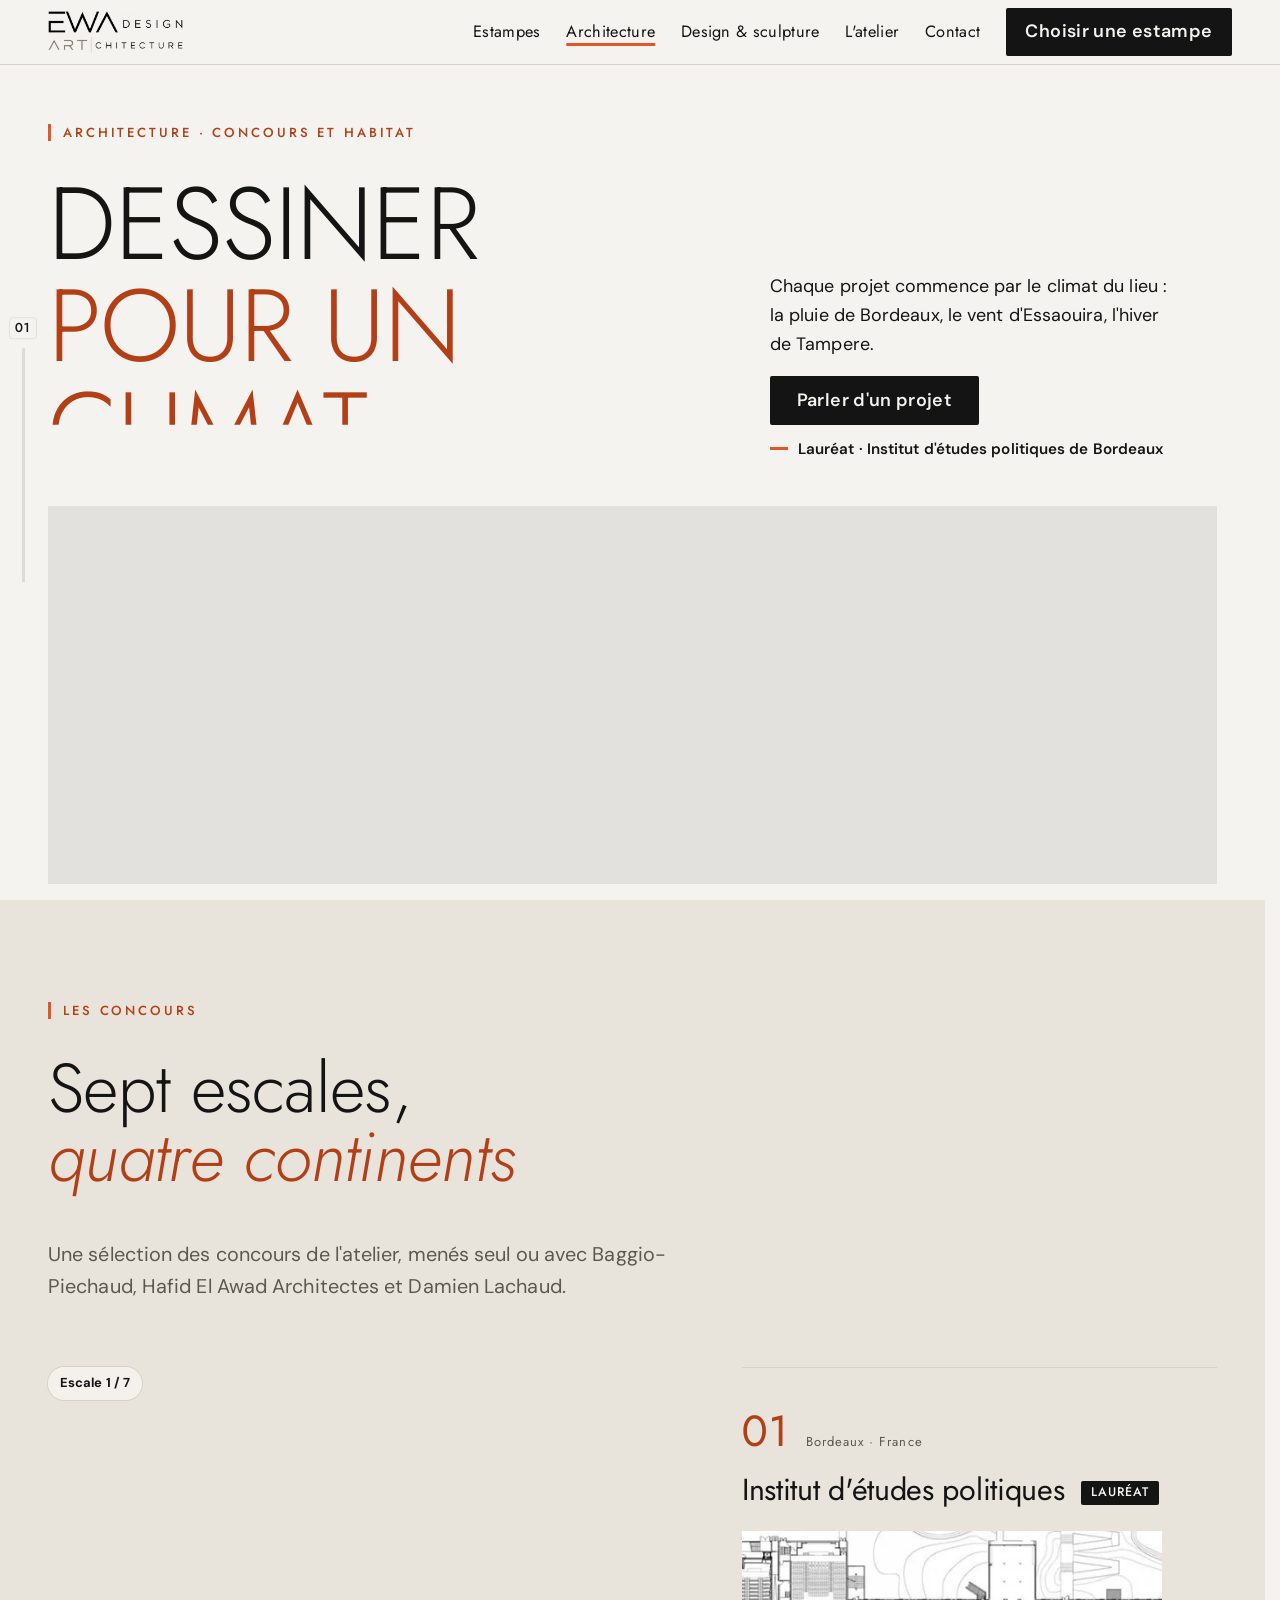
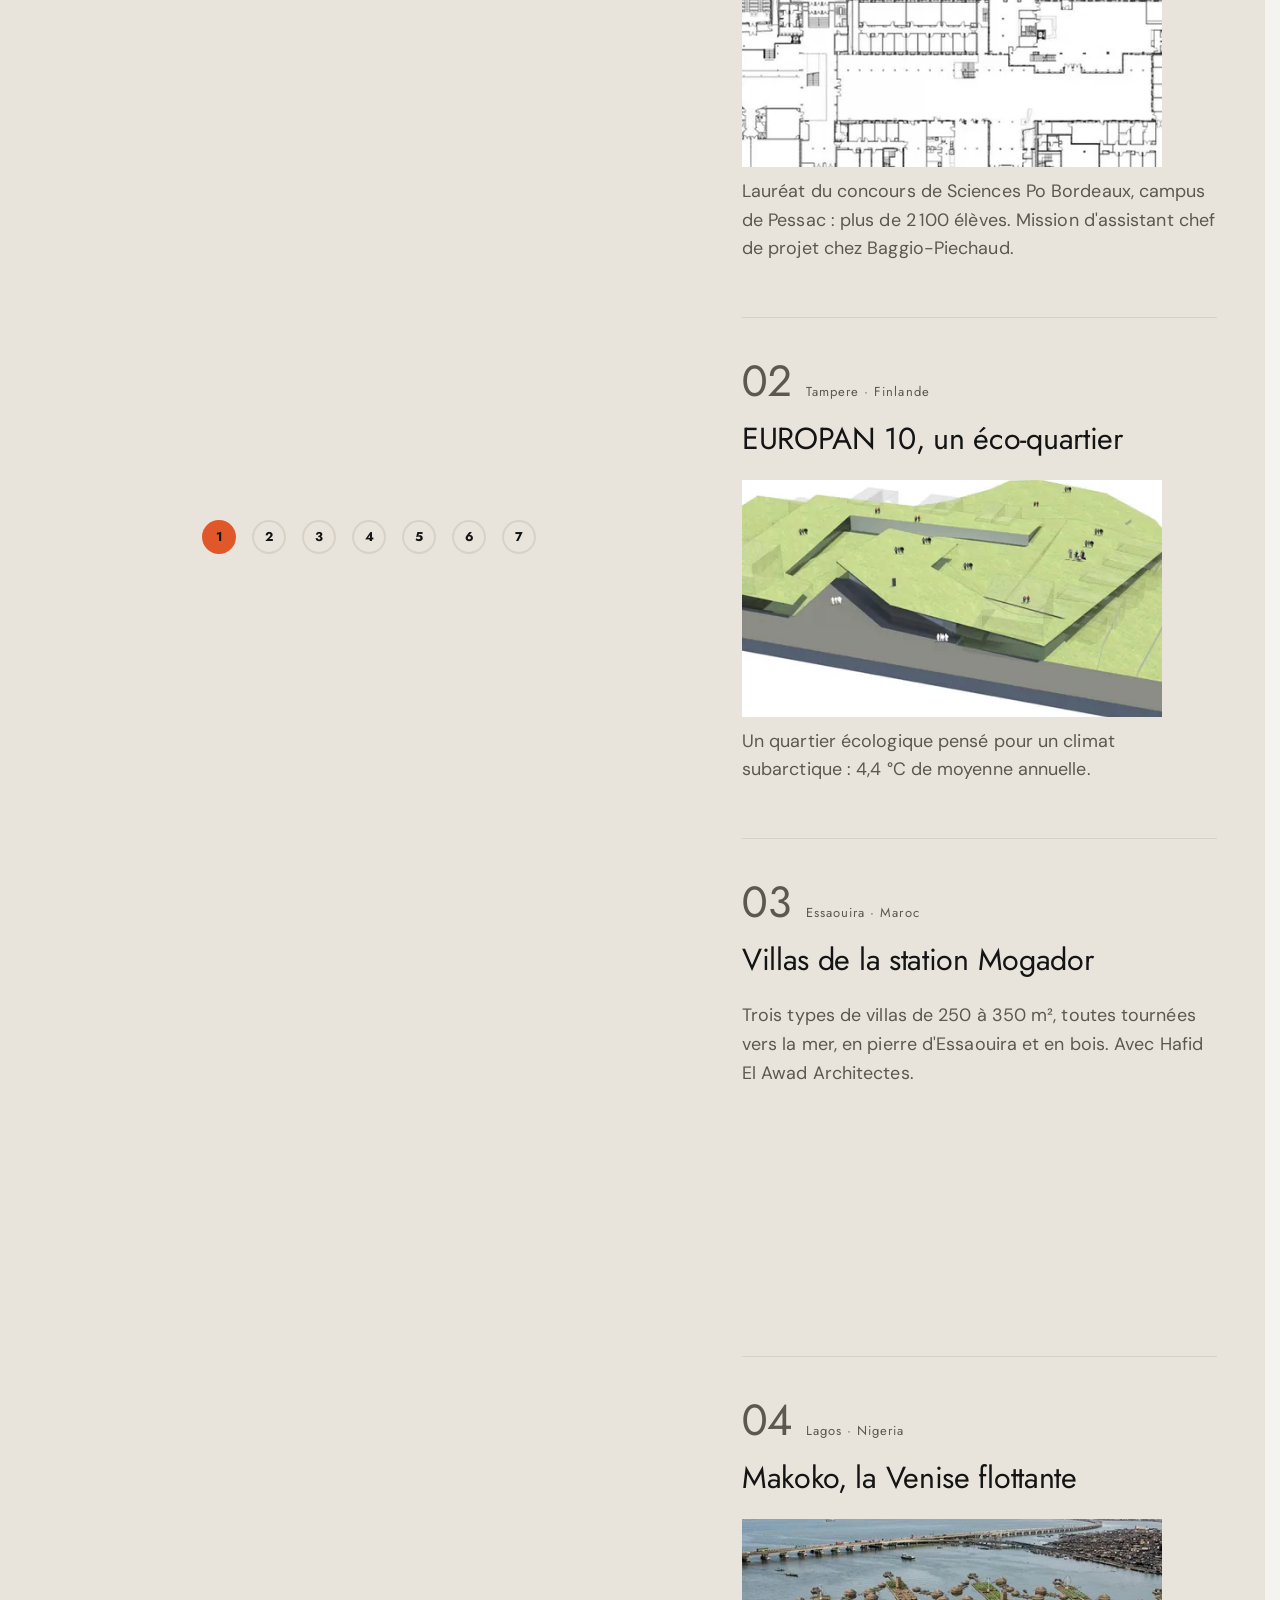
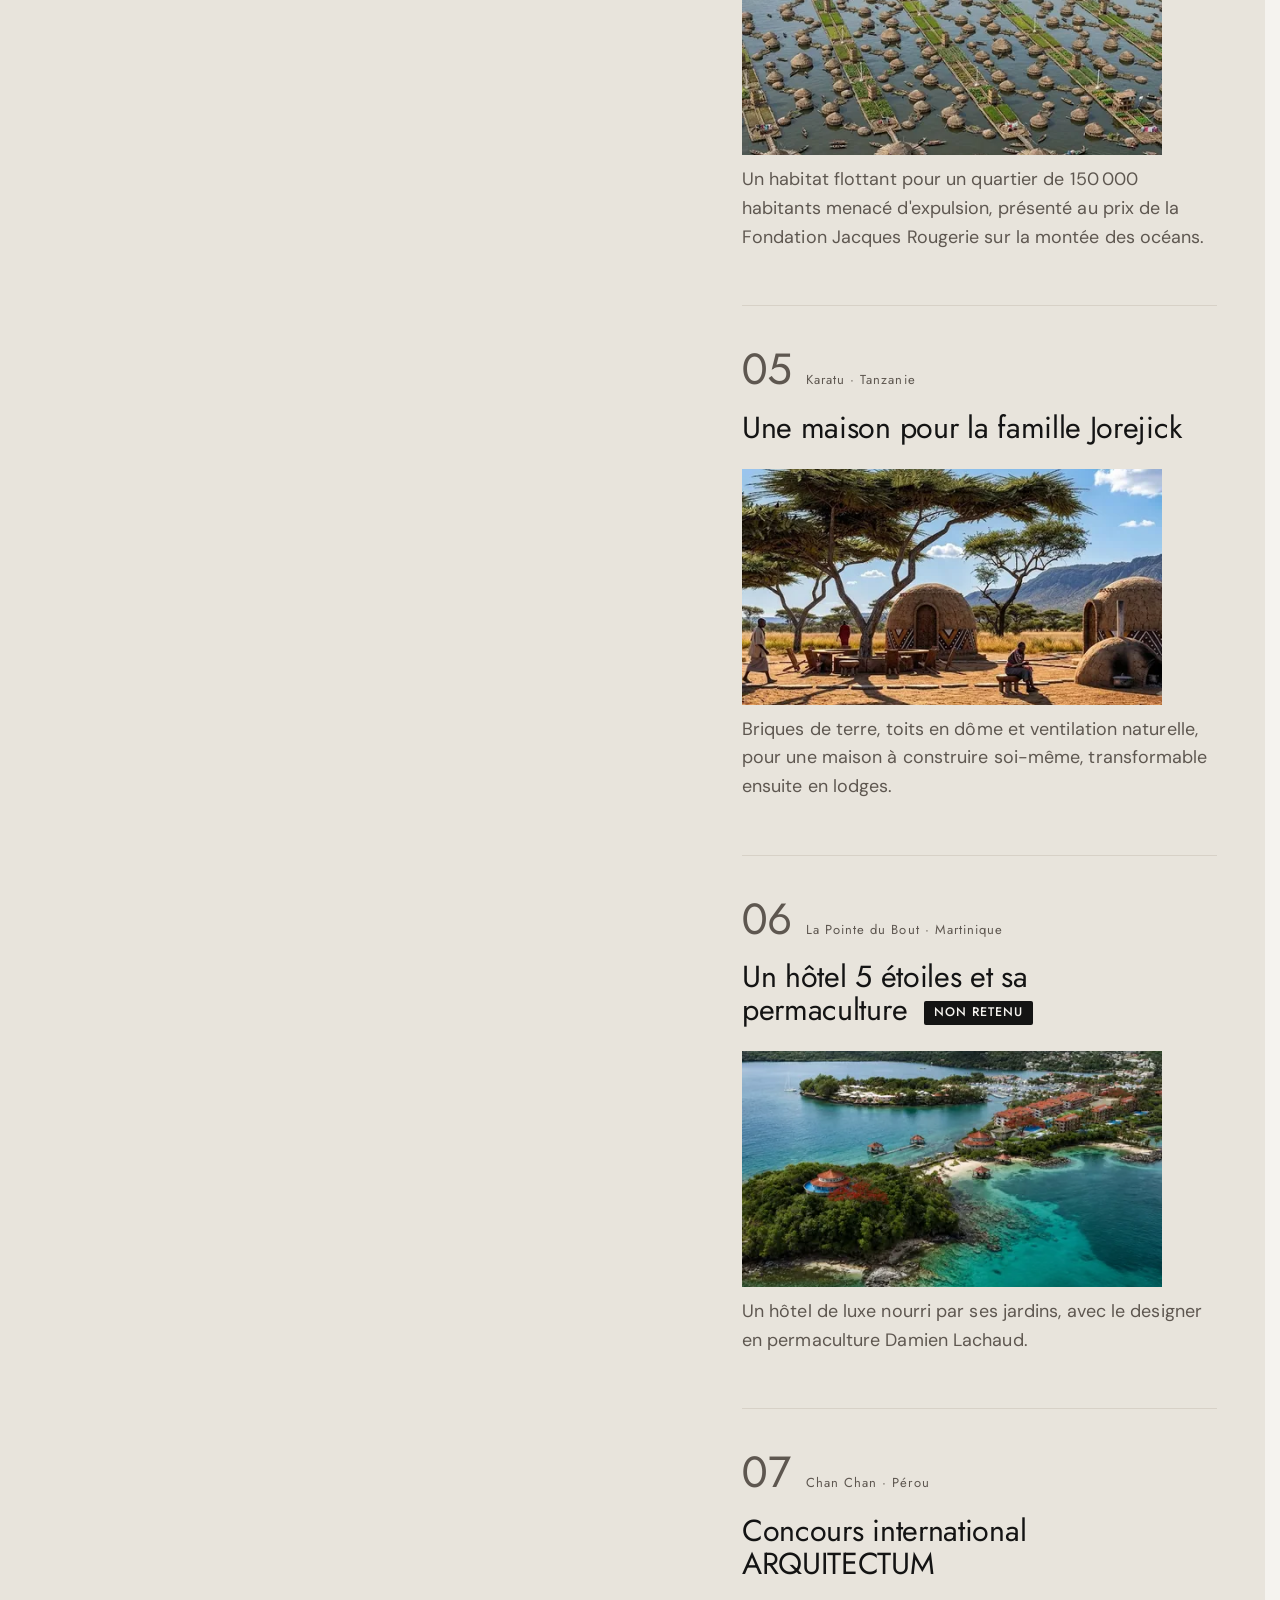
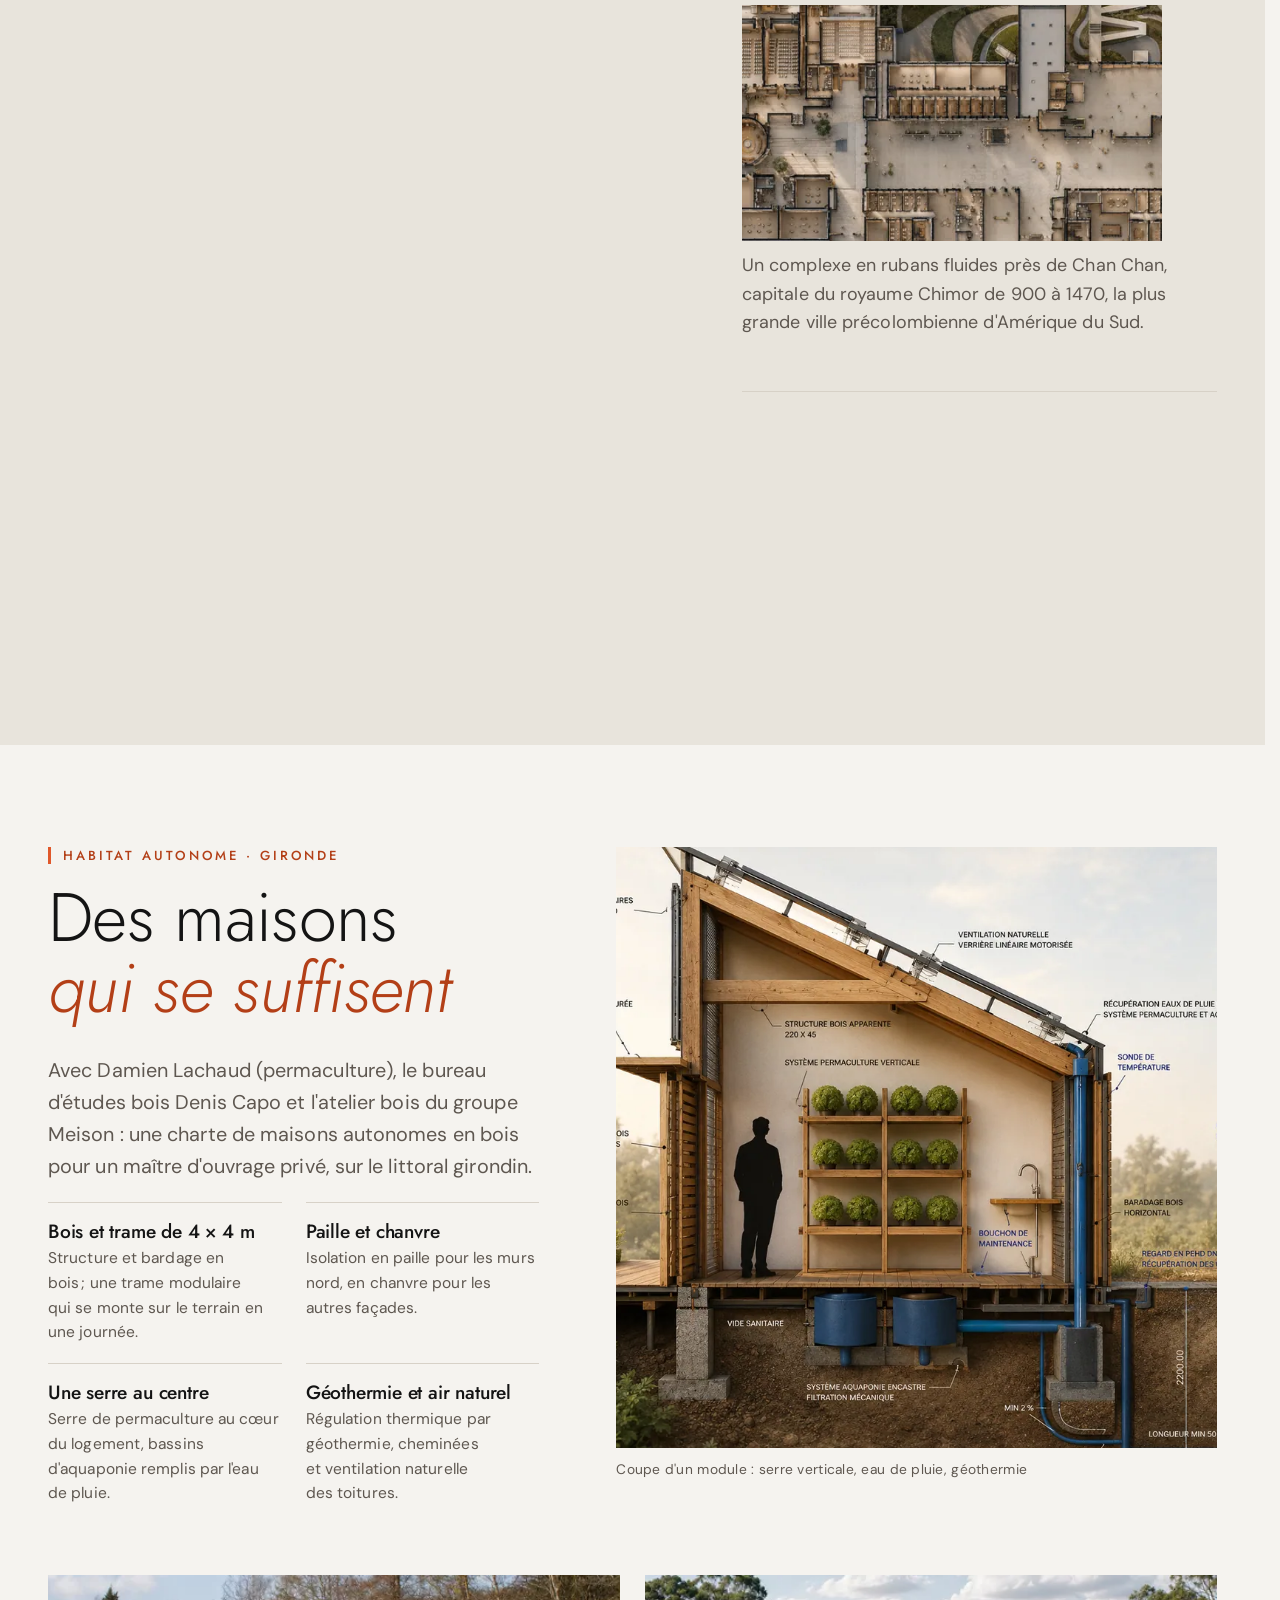
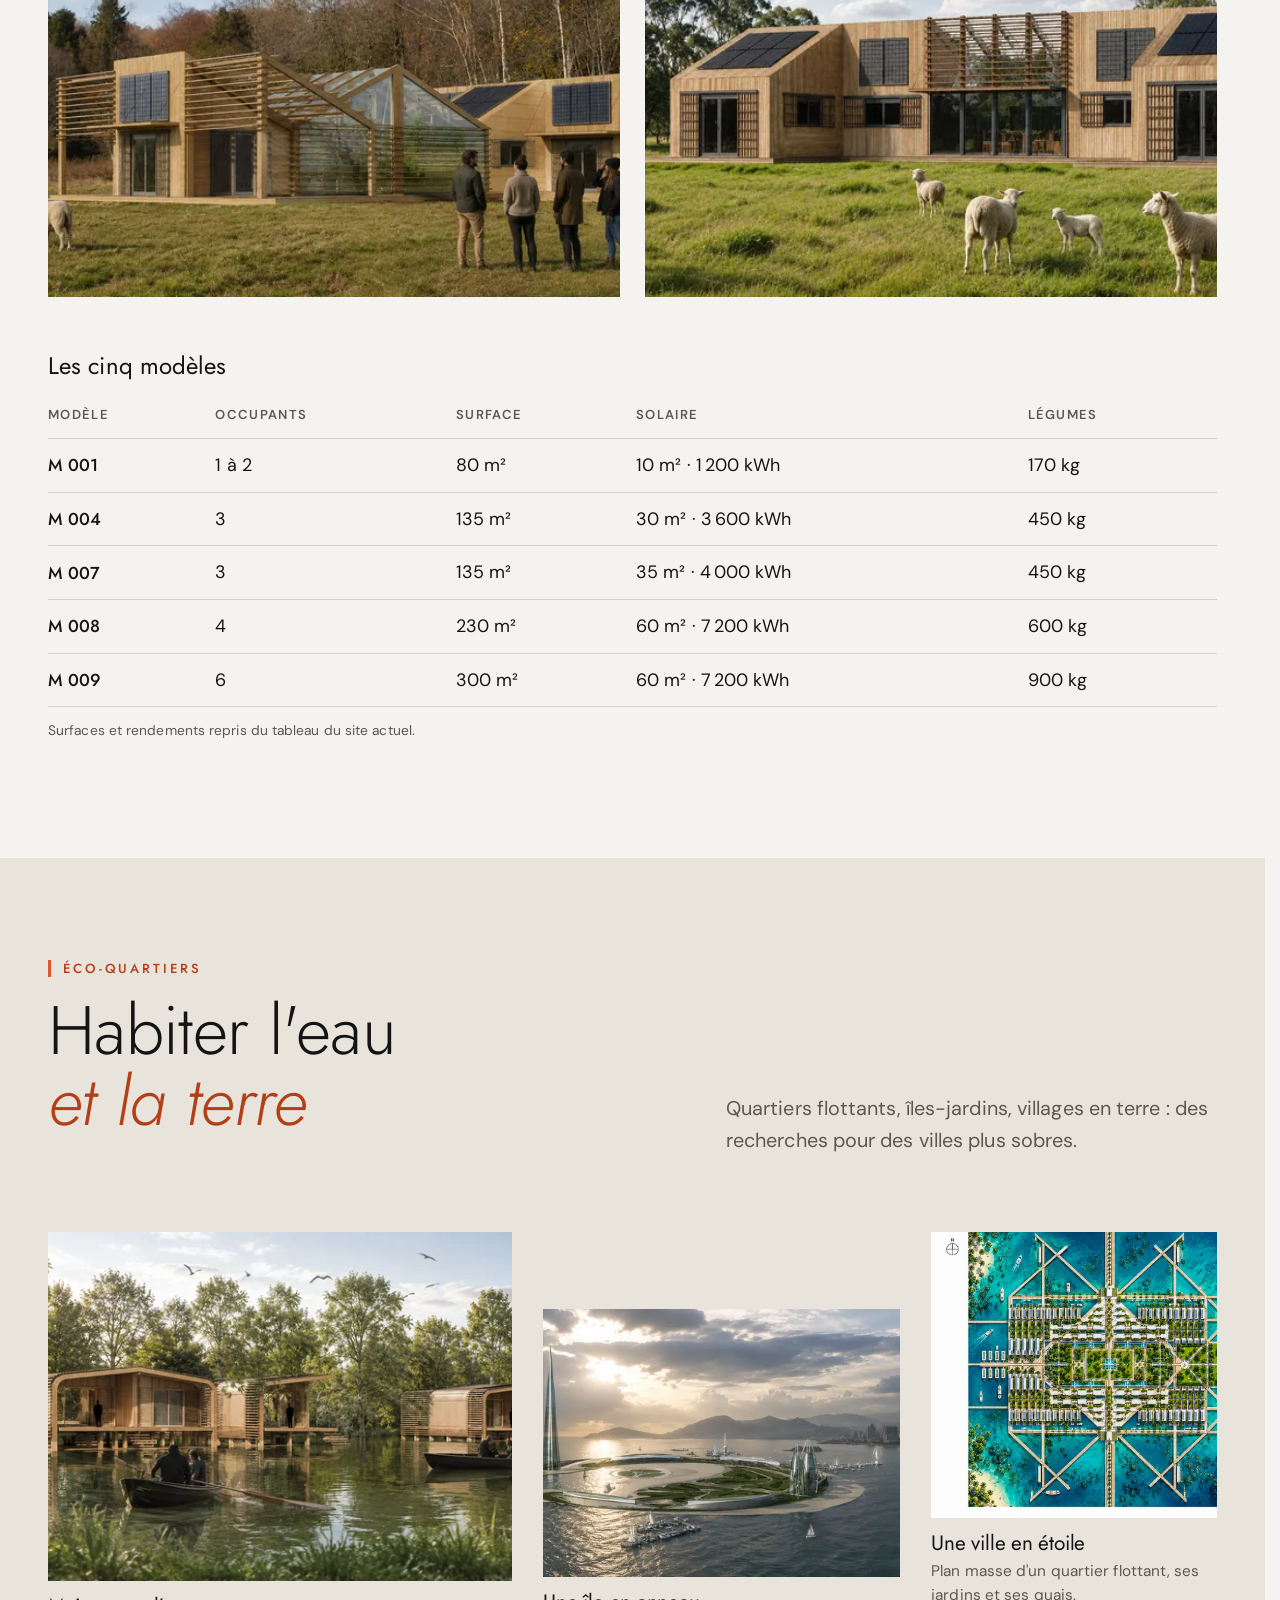
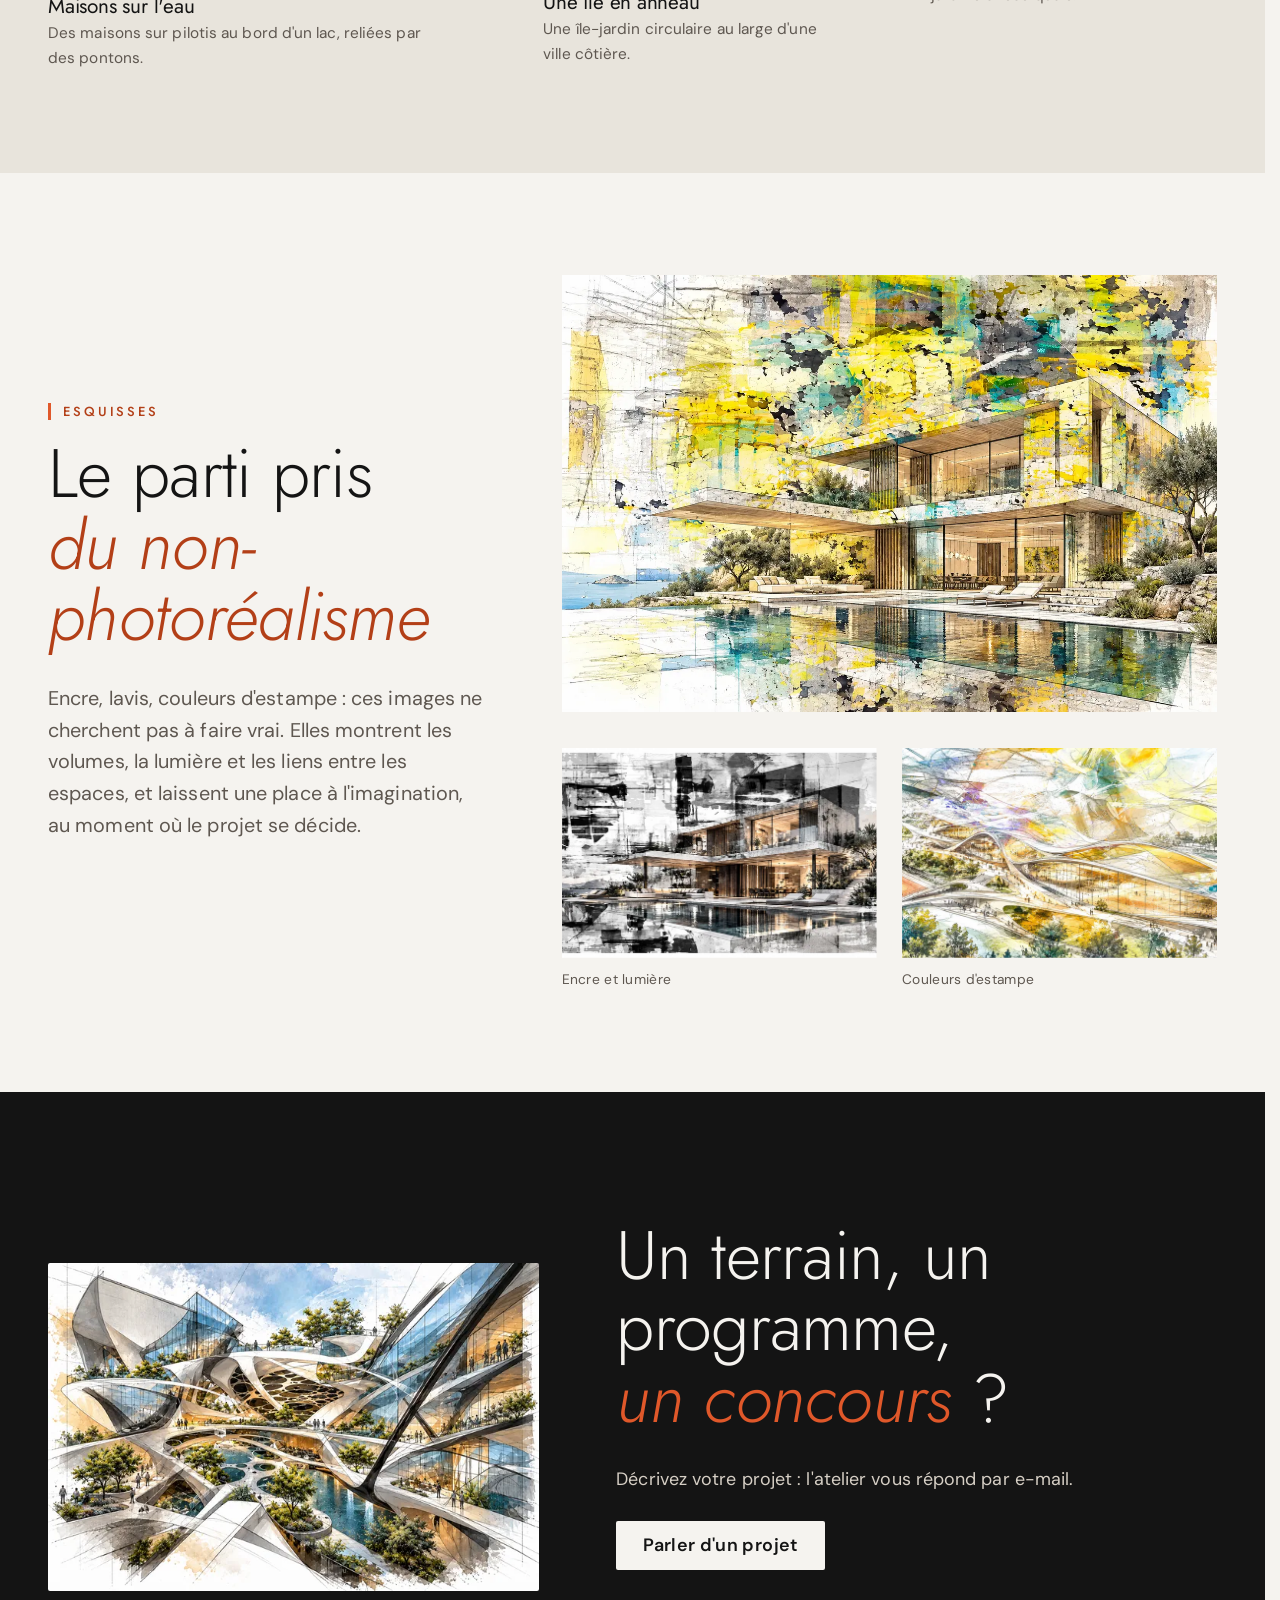
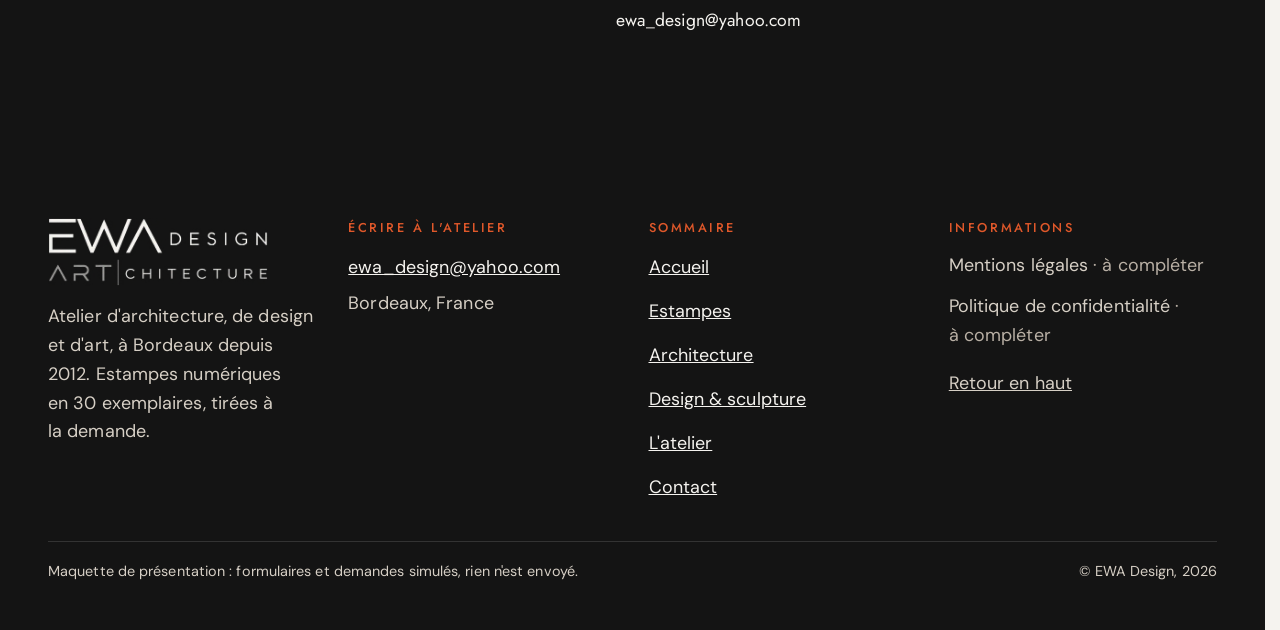
<file: architecture.html>
<!doctype html>
<html lang="fr" data-v="2" data-curseur>
<head>
<meta charset="utf-8">
<meta name="viewport" content="width=device-width, initial-scale=1, viewport-fit=cover">
<title>Architecture : concours, habitat autonome et éco-quartiers, EWA Design</title>
<meta name="description" content="Concours de Bordeaux à Chan Chan, habitat autonome en bois sur le littoral girondin, éco-quartiers et villes sur l&#39;eau.">
<meta name="robots" content="noindex, nofollow">
<link rel="canonical" href="https://ewa-design-maquette.vercel.app/architecture">
<style>:root{--fond:#f5f3ef;--texte:#141414;--voile-fond:#141414;--ouverture-fond:#f5f3ef;--menu-fond:#141414}:root { --entete-h: 72px; --barres-h: 0px; } html { background: var(--fond); color: var(--texte); scrollbar-gutter: stable; } body { margin: 0; background: var(--fond); } html.js:not(.secours):not([data-arrivee="retour"]) [data-anime] { opacity: 0; } html.js:not(.secours):not([data-arrivee="retour"]) [data-anime].vu { opacity: 1; } [data-voile] { position: fixed; inset: 0; z-index: 900; background: var(--voile-fond); transform: translateY(100%); visibility: hidden; pointer-events: none; } html[data-arrivee="voile"]:not(.voile-leve):not(.secours) [data-voile] { transform: none; visibility: visible; } html.secours [data-voile] { visibility: hidden !important; } .ouverture-panneau { position: fixed; inset: 0; z-index: 850; display: none; place-content: center; justify-items: center; background: var(--ouverture-fond, var(--voile-fond)); color: var(--fond); text-align: center; } html.js[data-arrivee="intro"]:not(.secours):not(.intro-finie) .ouverture-panneau { display: grid; } html.defilement-bloque, html.defilement-bloque body, html.js[data-arrivee="intro"]:not(.secours):not(.intro-finie), html.js[data-arrivee="intro"]:not(.secours):not(.intro-finie) body, html[data-arrivee="voile"]:not(.voile-leve):not(.secours), html[data-arrivee="voile"]:not(.voile-leve):not(.secours) body { overflow: hidden; } html.js[data-arrivee="intro"]:not(.secours):not(.intro-finie) { background-color: var(--ouverture-fond, var(--voile-fond)); } html[data-arrivee="voile"]:not(.voile-leve):not(.secours) { background-color: var(--voile-fond); }</style>
<script>(function () {
var d = document.documentElement, ss = null, ls = null;
try { ss = window.sessionStorage; ls = window.localStorage; } catch (e) {}
d.classList.add('js');
var nav = performance.getEntriesByType ? performance.getEntriesByType('navigation')[0] : null;
var type = nav ? nav.type : 'navigate';
var depart = null;
try { depart = JSON.parse(ss.getItem('socle:depart') || 'null'); ss.removeItem('socle:depart'); } catch (e) {}
if (depart && !(Date.now() - depart.t < 15000)) depart = null;
var mode = type === 'back_forward' ? 'retour' : type === 'reload' ? 'intro' : depart ? 'voile' : 'intro';
d.setAttribute('data-arrivee', mode);
if (mode === 'voile' && depart.couleur) d.style.setProperty('--voile-fond', depart.couleur);
if (type === 'reload' && 'scrollRestoration' in history) {
history.scrollRestoration = 'manual';
}
try {
var choisie = ls && ls.getItem('socle:langue');
var langue = (d.lang || '').slice(0, 2);
if (choisie && choisie !== langue && type === 'navigate' && !depart) {
var alt = document.querySelector('link[rel="alternate"][hreflang="' + choisie + '"]');
if (alt) location.replace(new URL(alt.href).pathname + location.search + location.hash);
}
} catch (e) {}
setTimeout(function () { if (!d.classList.contains('demarre')) d.classList.add('secours'); }, 2000);
})();</script>
<link rel="preload" href="/assets/fonts/jost.woff2" as="font" type="font/woff2" crossorigin>
<link rel="preload" href="/assets/fonts/dm-sans.woff2" as="font" type="font/woff2" crossorigin>
<link rel="stylesheet" href="/assets/css/socle.css?v=2">
<link rel="stylesheet" href="/assets/css/site.css?v=2">
<link rel="stylesheet" href="/assets/css/modules/globe.css?v=2">
<link rel="modulepreload" href="/assets/js/site.js?v=2">
<link rel="modulepreload" href="/assets/js/socle/index.js?v=2">
<script src="/assets/vendor/gsap.min.js" defer></script>
<script src="/assets/vendor/ScrollTrigger.min.js" defer></script>
<script src="/assets/vendor/SplitText.min.js" defer></script>
<script type="module" src="/assets/js/site.js?v=2"></script>
<meta name="theme-color" content="#f5f3ef">
<link rel="icon" href="/assets/images/favicon.png" type="image/png">
<link rel="apple-touch-icon" href="/assets/images/apple-touch-icon.png">
<meta property="og:type" content="website">
<meta property="og:site_name" content="EWA Design">
<meta property="og:locale" content="fr_FR">
<meta property="og:title" content="Architecture : concours, habitat autonome et éco-quartiers, EWA Design">
<meta property="og:description" content="Concours de Bordeaux à Chan Chan, habitat autonome en bois sur le littoral girondin, éco-quartiers et villes sur l&#39;eau.">
<meta property="og:url" content="https://ewa-design-maquette.vercel.app/architecture">
<meta property="og:image" content="https://ewa-design-maquette.vercel.app/assets/partage/architecture-fr.jpg">
<meta property="og:image:width" content="1200">
<meta property="og:image:height" content="630">
<meta property="og:image:alt" content="Architecture EWA Design : croquis d&#39;un complexe côtier en rubans">
<meta name="twitter:card" content="summary_large_image">
<script type="application/ld+json">{"@context":"https://schema.org","@type":"Organization","name":"EWA Design","alternateName":"Eco Workshop Art","url":"https://ewa-design-maquette.vercel.app/","email":"ewa_design@yahoo.com","foundingDate":"2012","address":{"@type":"PostalAddress","addressLocality":"Bordeaux","addressCountry":"FR"},"description":"Atelier bordelais d'architecture, de design, d'art et de sculpture : estampes numériques en édition limitée à 30 exemplaires, tirées à la demande."}</script>
</head>
<body id="haut">
<div data-voile data-forme="barre" aria-hidden="true"><span class="voile-barre"></span><div class="voile-contenu"><img src="/assets/images/logo-clair-480.webp" alt="" width="480" height="149"><span data-voile-libelle>Architecture</span></div></div>
<div class="ouverture-panneau" data-ouverture aria-hidden="true">
  <p class="ouv-ewa">EWA <span>design</span></p>
  <p class="ouv-mots"><span class="ouv-mot ouv-art">Art</span><span class="ouv-barre" data-ouverture-objet></span><span class="ouv-mot ouv-chi">chitecture</span></p>
</div>
<a class="evitement" href="#contenu">Aller au contenu</a>
<header data-entete>
  <div class="entete-rangee">
    <a class="entete-logo" href="/" aria-label="EWA Design, accueil" data-libelle="Accueil">
      <img src="/assets/images/logo-480.webp" alt="" width="480" height="149">
    </a>
    <nav data-nav aria-label="Navigation principale">
      <ul><li><a href="/estampes" data-libelle="Estampes">Estampes</a></li><li><a href="/architecture" data-libelle="Architecture" aria-current="page">Architecture</a></li><li><a href="/design-sculpture" data-libelle="Design &amp; sculpture">Design &amp; sculpture</a></li><li><a href="/atelier" data-libelle="L&#39;atelier">L&#39;atelier</a></li><li><a href="/contact" data-libelle="Contact">Contact</a></li></ul>
    </nav>
    <div class="entete-actions">
      <a class="bouton" href="/estampes#catalogue" data-libelle="Estampes">Choisir une estampe</a>
      <button type="button" data-menu-bouton aria-controls="menu" aria-expanded="false" data-libelle-ouvrir="Menu" data-libelle-fermer="Fermer"><span data-libelle-bouton>Menu</span></button>
      <a class="menu-sansjs" href="#menu" data-menu-lien>Menu</a>
    </div>
  </div>
</header>
<script>/* Avant le premier affichage : rangées de la navigation (même règle que ajusterNav dans assets/js/socle/entete.js)
   et hauteur réelle de l'en-tête, pour que rien ne saute quand le JavaScript du site prend la main. */
(function () {
  var h = document.documentElement, u = document.querySelector('[data-nav] ul'), e = document.querySelector('[data-entete]');
  if (u) {
    var deborde = function () { return u.scrollWidth > u.clientWidth + 1; }, c = deborde();
    if (c && window.matchMedia('(min-width: 900px)').matches) {
      h.classList.add('nav-deux-rangees'); c = deborde();
      if (c) { h.classList.add('nav-deux-lignes'); var a = u.querySelector('a'); c = !a || u.getBoundingClientRect().height > a.getBoundingClientRect().height * 2.5; }
      if (c) h.classList.remove('nav-deux-rangees', 'nav-deux-lignes');
    }
    if (c) h.classList.add('nav-compacte');
  }
  if (e) h.style.setProperty('--entete-h', Math.round(e.getBoundingClientRect().height) + 'px');
})();</script>
<span id="menu-ferme" aria-hidden="true"></span>
<div id="menu" data-menu role="dialog" aria-modal="true" aria-label="Menu">
  <p class="menu-sansjs-fermer"><a href="#menu-ferme">Fermer</a></p>
  <ul><li style="--i:0"><a href="/" class="menu-lien" data-libelle="Accueil">Accueil</a></li><li style="--i:1"><a href="/estampes" class="menu-lien" data-libelle="Estampes">Estampes</a></li><li style="--i:2"><a href="/architecture" class="menu-lien" data-libelle="Architecture" aria-current="page">Architecture</a></li><li style="--i:3"><a href="/design-sculpture" class="menu-lien" data-libelle="Design &amp; sculpture">Design &amp; sculpture</a></li><li style="--i:4"><a href="/atelier" class="menu-lien" data-libelle="L&#39;atelier">L&#39;atelier</a></li><li style="--i:5"><a href="/contact" class="menu-lien" data-libelle="Contact">Contact</a></li></ul>
  <p class="menu-contact"><a class="bouton" href="/estampes#catalogue" data-libelle="Estampes">Choisir une estampe</a><span class="menu-email">ewa_design@yahoo.com</span></p>
</div>
<main id="contenu" tabindex="-1">
<div class="fil" data-grille="fil" aria-hidden="true"><span class="fil-n" data-fil-n>01</span><span class="fil-trait"><span class="fil-plein" data-fil-plein></span></span></div>
<section class="ouv-bande ecran conteneur" id="debut">
  <div class="bande-tete">
    <div>
      <p class="surtitre ouv-entree">Architecture · concours et habitat</p>
      <h1 data-grille="typo"><span class="t-masque l"><span class="t-mot">Dessiner</span></span><span class="t-masque l"><span class="t-mot">pour un climat</span></span></h1>
    </div>
    <div>
      <p class="ouv-entree masque-ecran-bas">Chaque projet commence par le climat du lieu : la pluie de Bordeaux, le vent d&#39;Essaouira, l&#39;hiver de Tampere.</p>
      <p class="bande-actions ouv-entree">
        <a href="/contact?sujet=architecture#demande" class="bouton" data-libelle="Contact" data-action-principale data-survol="magnetique">Parler d&#39;un projet</a>
        <span class="split-info" data-info-cle>Lauréat · Institut d&#39;études politiques de Bordeaux</span>
      </p>
    </div>
  </div>
  <figure class="media bande-media ouv-media-rideau" data-iris-centre data-effet="bande" style="--cadrage:54% 50%">
  <picture><source media="(max-width: 760px) and (orientation: portrait)" srcset="/assets/images/archi-cotier-mobile-640.webp 640w, /assets/images/archi-cotier-mobile-1080.webp 1080w" sizes="100vw">
    <img src="/assets/images/archi-cotier-1280.webp" srcset="/assets/images/archi-cotier-640.webp 640w, /assets/images/archi-cotier-1280.webp 1280w, /assets/images/archi-cotier-1536.webp 1536w" sizes="100vw" alt="Croquis d&#39;un complexe côtier en rubans au bord de l&#39;eau" width="1280" height="548" fetchpriority="high" loading="eager" decoding="async">
  </picture>
</figure>
</section>
<section class="gi section section--pierre" id="concours" data-module="globe-itineraire">
  <div class="gi__tete conteneur">
    <p class="surtitre">Les concours</p>
    <h2 class="gi__titre titre-section" data-anime="lignes">Sept escales, <em>quatre continents</em></h2>
    <p class="gi__intro chapeau">Une sélection des concours de l&#39;atelier, menés seul ou avec Baggio-Piechaud, Hafid El Awad Architectes et Damien Lachaud.</p>
  </div>
  <div class="gi__corps conteneur">
    <div class="gi__scene" data-effet="globe">
      <div class="gi__globe">
        <canvas class="gi__toile" aria-hidden="true"></canvas>
        <p class="gi__compteur" aria-hidden="true">Escale <b data-gi-n>1</b> / <span data-gi-total>7</span></p>
      </div>
      <nav class="gi__nav" aria-label="Étapes des concours sur le globe"></nav>
    </div>
    <ol class="gi__etapes" aria-label="Étapes des concours sur le globe">
      <li class="gi__etape" id="concours-1" data-lat="44.81" data-lon="-0.6">
        <p class="gi__n"><b>01</b><span>Bordeaux · France</span></p>
        <h3>Institut d&#39;études politiques <span class="gi-statut">Lauréat</span></h3>
        <figure class="media " style="--cadrage:50% 50%">
  <picture>
    <img src="/assets/images/concours-iep-480.webp" srcset="/assets/images/concours-iep-480.webp 480w" sizes="(max-width: 900px) 90vw, 420px" alt="Institut d&#39;études politiques" width="480" height="360" loading="lazy" decoding="async">
  </picture>
</figure>
        <p>Lauréat du concours de Sciences Po Bordeaux, campus de Pessac : plus de 2 100 élèves. Mission d&#39;assistant chef de projet chez Baggio-Piechaud.</p>
      </li><li class="gi__etape" id="concours-2" data-lat="61.5" data-lon="23.79">
        <p class="gi__n"><b>02</b><span>Tampere · Finlande</span></p>
        <h3>EUROPAN 10, un éco-quartier</h3>
        <figure class="media " style="--cadrage:50% 50%">
  <picture>
    <img src="/assets/images/concours-tampere-480.webp" srcset="/assets/images/concours-tampere-480.webp 480w" sizes="(max-width: 900px) 90vw, 420px" alt="EUROPAN 10, un éco-quartier" width="480" height="360" loading="lazy" decoding="async">
  </picture>
</figure>
        <p>Un quartier écologique pensé pour un climat subarctique : 4,4 °C de moyenne annuelle.</p>
      </li><li class="gi__etape" id="concours-3" data-lat="31.51" data-lon="-9.77">
        <p class="gi__n"><b>03</b><span>Essaouira · Maroc</span></p>
        <h3>Villas de la station Mogador</h3>
        <p>Trois types de villas de 250 à 350 m², toutes tournées vers la mer, en pierre d&#39;Essaouira et en bois. Avec Hafid El Awad Architectes.</p>
      </li><li class="gi__etape" id="concours-4" data-lat="6.5" data-lon="3.39">
        <p class="gi__n"><b>04</b><span>Lagos · Nigeria</span></p>
        <h3>Makoko, la Venise flottante</h3>
        <figure class="media " style="--cadrage:50% 50%">
  <picture>
    <img src="/assets/images/concours-makoko-800.webp" srcset="/assets/images/concours-makoko-480.webp 480w, /assets/images/concours-makoko-800.webp 800w" sizes="(max-width: 900px) 90vw, 420px" alt="Makoko, la Venise flottante" width="800" height="600" loading="lazy" decoding="async">
  </picture>
</figure>
        <p>Un habitat flottant pour un quartier de 150 000 habitants menacé d&#39;expulsion, présenté au prix de la Fondation Jacques Rougerie sur la montée des océans.</p>
      </li><li class="gi__etape" id="concours-5" data-lat="-3.34" data-lon="35.67">
        <p class="gi__n"><b>05</b><span>Karatu · Tanzanie</span></p>
        <h3>Une maison pour la famille Jorejick</h3>
        <figure class="media " style="--cadrage:50% 50%">
  <picture>
    <img src="/assets/images/concours-karatu-800.webp" srcset="/assets/images/concours-karatu-480.webp 480w, /assets/images/concours-karatu-800.webp 800w" sizes="(max-width: 900px) 90vw, 420px" alt="Une maison pour la famille Jorejick" width="800" height="600" loading="lazy" decoding="async">
  </picture>
</figure>
        <p>Briques de terre, toits en dôme et ventilation naturelle, pour une maison à construire soi-même, transformable ensuite en lodges.</p>
      </li><li class="gi__etape" id="concours-6" data-lat="14.56" data-lon="-61.05">
        <p class="gi__n"><b>06</b><span>La Pointe du Bout · Martinique</span></p>
        <h3>Un hôtel 5 étoiles et sa permaculture <span class="gi-statut">Non retenu</span></h3>
        <figure class="media " style="--cadrage:50% 50%">
  <picture>
    <img src="/assets/images/concours-martinique-960.webp" srcset="/assets/images/concours-martinique-480.webp 480w, /assets/images/concours-martinique-960.webp 960w" sizes="(max-width: 900px) 90vw, 420px" alt="Un hôtel 5 étoiles et sa permaculture" width="960" height="720" loading="lazy" decoding="async">
  </picture>
</figure>
        <p>Un hôtel de luxe nourri par ses jardins, avec le designer en permaculture Damien Lachaud.</p>
      </li><li class="gi__etape" id="concours-7" data-lat="-8.11" data-lon="-79.07">
        <p class="gi__n"><b>07</b><span>Chan Chan · Pérou</span></p>
        <h3>Concours international ARQUITECTUM</h3>
        <figure class="media " style="--cadrage:50% 50%">
  <picture>
    <img src="/assets/images/concours-chanchan-960.webp" srcset="/assets/images/concours-chanchan-480.webp 480w, /assets/images/concours-chanchan-960.webp 960w" sizes="(max-width: 900px) 90vw, 420px" alt="Concours international ARQUITECTUM" width="960" height="720" loading="lazy" decoding="async">
  </picture>
</figure>
        <p>Un complexe en rubans fluides près de Chan Chan, capitale du royaume Chimor de 900 à 1470, la plus grande ville précolombienne d&#39;Amérique du Sud.</p>
      </li>
    </ol>
  </div>
</section>
<section class="section" id="habitat">
  <div class="conteneur">
    <div class="habitat-grille">
      <div>
        <p class="surtitre">Habitat autonome · Gironde</p>
        <h2 class="titre-section" data-anime="lignes">Des maisons <em>qui se suffisent</em></h2>
        <p class="chapeau" data-anime>Avec Damien Lachaud (permaculture), le bureau d&#39;études bois Denis Capo et l&#39;atelier bois du groupe Meison : une charte de maisons autonomes en bois pour un maître d&#39;ouvrage privé, sur le littoral girondin.</p>
        <ul class="principes" data-anime="cascade">
          <li><h3>Bois et trame de 4 × 4 m</h3><p>Structure et bardage en bois ; une trame modulaire qui se monte sur le terrain en une journée.</p></li><li><h3>Paille et chanvre</h3><p>Isolation en paille pour les murs nord, en chanvre pour les autres façades.</p></li><li><h3>Une serre au centre</h3><p>Serre de permaculture au cœur du logement, bassins d&#39;aquaponie remplis par l&#39;eau de pluie.</p></li><li><h3>Géothermie et air naturel</h3><p>Régulation thermique par géothermie, cheminées et ventilation naturelle des toitures.</p></li>
        </ul>
      </div>
      <figure class="habitat-figure" style="margin:0">
        <figure class="media habitat-coupe" data-fx="zoom" style="--cadrage:50% 50%">
  <picture>
    <img src="/assets/images/habitat-coupe-1280.webp" srcset="/assets/images/habitat-coupe-480.webp 480w, /assets/images/habitat-coupe-960.webp 960w, /assets/images/habitat-coupe-1280.webp 1280w" sizes="(max-width: 860px) 100vw, 50vw" alt="Coupe d&#39;un module : serre verticale, eau de pluie, géothermie" width="1280" height="1280" loading="lazy" decoding="async">
  </picture>
</figure>
        <figcaption class="legende">Coupe d&#39;un module : serre verticale, eau de pluie, géothermie</figcaption>
      </figure>
    </div>
    <div class="habitat-galerie">
      <figure class="media " data-fx="parallaxe" style="--cadrage:50% 50%">
  <picture>
    <img src="/assets/images/habitat-lisiere-1280.webp" srcset="/assets/images/habitat-lisiere-640.webp 640w, /assets/images/habitat-lisiere-1280.webp 1280w" sizes="(max-width: 760px) 100vw, 50vw" alt="Habitat autonome en bois en lisière de forêt" width="1280" height="720" loading="lazy" decoding="async">
  </picture>
</figure>
      <figure class="media " data-fx="parallaxe" data-fx-force="14" style="--cadrage:50% 50%">
  <picture>
    <img src="/assets/images/habitat-groupe-1280.webp" srcset="/assets/images/habitat-groupe-640.webp 640w, /assets/images/habitat-groupe-1280.webp 1280w" sizes="(max-width: 760px) 100vw, 50vw" alt="Trois modules d&#39;habitat autonome reliés par une serre" width="1280" height="720" loading="lazy" decoding="async">
  </picture>
</figure>
    </div>
    <div class="tableau-cadre" tabindex="0" role="region" aria-label="Les cinq modèles">
      <table class="tableau-modeles" data-anime>
        <caption>Les cinq modèles</caption>
        <thead><tr><th scope="col">Modèle</th><th scope="col">Occupants</th><th scope="col">Surface</th><th scope="col">Solaire</th><th scope="col">Légumes</th></tr></thead>
        <tbody><tr><th scope="row">M 001</th><td>1 à 2</td><td>80 m²</td><td>10 m² · 1 200 kWh</td><td>170 kg</td></tr><tr><th scope="row">M 004</th><td>3</td><td>135 m²</td><td>30 m² · 3 600 kWh</td><td>450 kg</td></tr><tr><th scope="row">M 007</th><td>3</td><td>135 m²</td><td>35 m² · 4 000 kWh</td><td>450 kg</td></tr><tr><th scope="row">M 008</th><td>4</td><td>230 m²</td><td>60 m² · 7 200 kWh</td><td>600 kg</td></tr><tr><th scope="row">M 009</th><td>6</td><td>300 m²</td><td>60 m² · 7 200 kWh</td><td>900 kg</td></tr></tbody>
      </table>
    </div>
    <p class="trame-note">Surfaces et rendements repris du tableau du site actuel.</p>
  </div>
</section>
<section class="section section--pierre" id="urbanisme">
  <div class="conteneur">
    <div class="tete-section">
      <div>
        <p class="surtitre">Éco-quartiers</p>
        <h2 class="titre-section" data-anime="lignes">Habiter l'eau <em>et la terre</em></h2>
      </div>
      <p class="chapeau" data-anime>Quartiers flottants, îles-jardins, villages en terre : des recherches pour des villes plus sobres.</p>
    </div>
    <ul class="urba-grille" data-anime="cascade">
      <li><figure class="media " data-fx="vitesse" style="--cadrage:50% 50%">
  <picture>
    <img src="/assets/images/eco-flottant-1280.webp" srcset="/assets/images/eco-flottant-640.webp 640w, /assets/images/eco-flottant-1280.webp 1280w" sizes="(max-width: 860px) 100vw, 40vw" alt="Maisons sur l&#39;eau" width="1280" height="720" loading="lazy" decoding="async">
  </picture>
</figure><h3>Maisons sur l&#39;eau</h3><p>Des maisons sur pilotis au bord d&#39;un lac, reliées par des pontons.</p></li><li><figure class="media " data-fx="vitesse" style="--cadrage:50% 50%">
  <picture>
    <img src="/assets/images/eco-anneau-1280.webp" srcset="/assets/images/eco-anneau-640.webp 640w, /assets/images/eco-anneau-1280.webp 1280w" sizes="(max-width: 860px) 100vw, 40vw" alt="Une île en anneau" width="1280" height="720" loading="lazy" decoding="async">
  </picture>
</figure><h3>Une île en anneau</h3><p>Une île-jardin circulaire au large d&#39;une ville côtière.</p></li><li><figure class="media " data-fx="vitesse" style="--cadrage:50% 50%">
  <picture>
    <img src="/assets/images/urb-plan-960.webp" srcset="/assets/images/urb-plan-480.webp 480w, /assets/images/urb-plan-960.webp 960w" sizes="(max-width: 860px) 100vw, 40vw" alt="Une ville en étoile" width="960" height="960" loading="lazy" decoding="async">
  </picture>
</figure><h3>Une ville en étoile</h3><p>Plan masse d&#39;un quartier flottant, ses jardins et ses quais.</p></li>
    </ul>
  </div>
</section>
<section class="section" id="esquisse">
  <div class="conteneur esquisse-grille">
    <div>
      <p class="surtitre">Esquisses</p>
      <h2 class="titre-section" data-anime="lignes">Le parti pris <em>du non-photoréalisme</em></h2>
      <p class="chapeau" data-anime>Encre, lavis, couleurs d&#39;estampe : ces images ne cherchent pas à faire vrai. Elles montrent les volumes, la lumière et les liens entre les espaces, et laissent une place à l&#39;imagination, au moment où le projet se décide.</p>
    </div>
    <div>
      <figure class="media esquisse-grand" data-fx="onde" style="--cadrage:50% 50%">
  <picture>
    <img src="/assets/images/croquis-villa-couleurs-1280.webp" srcset="/assets/images/croquis-villa-couleurs-640.webp 640w, /assets/images/croquis-villa-couleurs-1280.webp 1280w, /assets/images/croquis-villa-couleurs-1536.webp 1536w" sizes="(max-width: 860px) 100vw, 55vw" alt="Villa contemporaine au bord d&#39;une piscine, croquis aux couleurs d&#39;estampe" width="1280" height="853" loading="lazy" decoding="async">
  </picture>
</figure>
      <div class="esquisse-paire">
        <figure style="margin:0"><figure class="media " data-anime="rideau" style="--cadrage:50% 50%">
  <picture>
    <img src="/assets/images/croquis-villa-encre-1280.webp" srcset="/assets/images/croquis-villa-encre-640.webp 640w, /assets/images/croquis-villa-encre-1280.webp 1280w" sizes="(max-width: 860px) 50vw, 27vw" alt="Villa contemporaine dessinée à l&#39;encre, en noir et blanc" width="1280" height="853" loading="lazy" decoding="async">
  </picture>
</figure><figcaption class="legende">Encre et lumière</figcaption></figure>
        <figure style="margin:0"><figure class="media " data-anime="rideau" style="--cadrage:50% 45%">
  <picture>
    <img src="/assets/images/archi-rubans-1440.webp" srcset="/assets/images/archi-rubans-640.webp 640w, /assets/images/archi-rubans-960.webp 960w, /assets/images/archi-rubans-1440.webp 1440w" sizes="(max-width: 860px) 50vw, 27vw" alt="Croquis aquarellé d&#39;un complexe sportif en rubans fluides" width="1440" height="1080" loading="lazy" decoding="async">
  </picture>
</figure><figcaption class="legende">Couleurs d&#39;estampe</figcaption></figure>
      </div>
    </div>
  </div>
</section>
<section class="appel" id="fin">
  <div class="conteneur appel-grille">
    <figure class="media appel-media" data-anime="rideau" style="--cadrage:50% 50%">
  <picture>
    <img src="/assets/images/croquis-art-chitecture-1280.webp" srcset="/assets/images/croquis-art-chitecture-640.webp 640w, /assets/images/croquis-art-chitecture-1280.webp 1280w, /assets/images/croquis-art-chitecture-1536.webp 1536w" sizes="(max-width: 860px) 100vw, 50vw" alt="Croquis aquarellé d&#39;un ensemble de rubans de béton et de verre" width="1280" height="853" loading="lazy" decoding="async">
  </picture>
</figure>
    <div>
      <h2 class="titre-section" data-anime="lignes">Un terrain, un programme, <em>un concours</em> ?</h2>
      <p data-anime>Décrivez votre projet : l&#39;atelier vous répond par e-mail.</p>
      <p class="appel-actions" data-anime><a href="/contact?sujet=architecture#demande" class="bouton" data-libelle="Contact" data-survol="magnetique">Parler d&#39;un projet</a></p>
      <span class="appel-email">ewa_design@yahoo.com</span>
    </div>
  </div>
</section>
</main>
<footer class="pied" id="pied">
  <div class="conteneur pied-grille">
    <div class="pied-marque">
      <img src="/assets/images/logo-clair-480.webp" alt="EWA Design, Art | chitecture" width="480" height="149" loading="lazy">
      <p>Atelier d&#39;architecture, de design et d&#39;art, à Bordeaux depuis 2012. Estampes numériques en 30 exemplaires, tirées à la demande.</p>
    </div>
    <div>
      <p class="pied-titre">Écrire à l&#39;atelier</p>
      <p><a class="pied-email" href="mailto:ewa_design@yahoo.com">ewa_design@yahoo.com</a><br>Bordeaux, France</p>
    </div>
    <nav aria-label="Sommaire">
      <p class="pied-titre">Sommaire</p>
      <ul><li><a href="/" data-libelle="Accueil">Accueil</a></li><li><a href="/estampes" data-libelle="Estampes">Estampes</a></li><li><a href="/architecture" data-libelle="Architecture" aria-current="page">Architecture</a></li><li><a href="/design-sculpture" data-libelle="Design &amp; sculpture">Design &amp; sculpture</a></li><li><a href="/atelier" data-libelle="L&#39;atelier">L&#39;atelier</a></li><li><a href="/contact" data-libelle="Contact">Contact</a></li></ul>
    </nav>
    <div>
      <p class="pied-titre">Informations</p>
      <ul class="pied-legal">
        <li>Mentions légales <span>· à compléter</span></li>
        <li>Politique de confidentialité <span>· à compléter</span></li>
        <li><a href="#haut" data-sans-transition>Retour en haut</a></li>
      </ul>
    </div>
  </div>
  <div class="conteneur pied-bas"><p>Maquette de présentation : formulaires et demandes simulés, rien n&#39;est envoyé.</p><p>© EWA Design, 2026</p></div>
</footer>
<div data-barre-fixe>
  <a class="bouton bouton--contour" href="/contact" data-libelle="Contact">Écrire à l&#39;atelier</a>
  <a class="bouton" href="/estampes#catalogue" data-libelle="Estampes">Choisir une estampe</a>
</div>
</body>
</html>
</file>
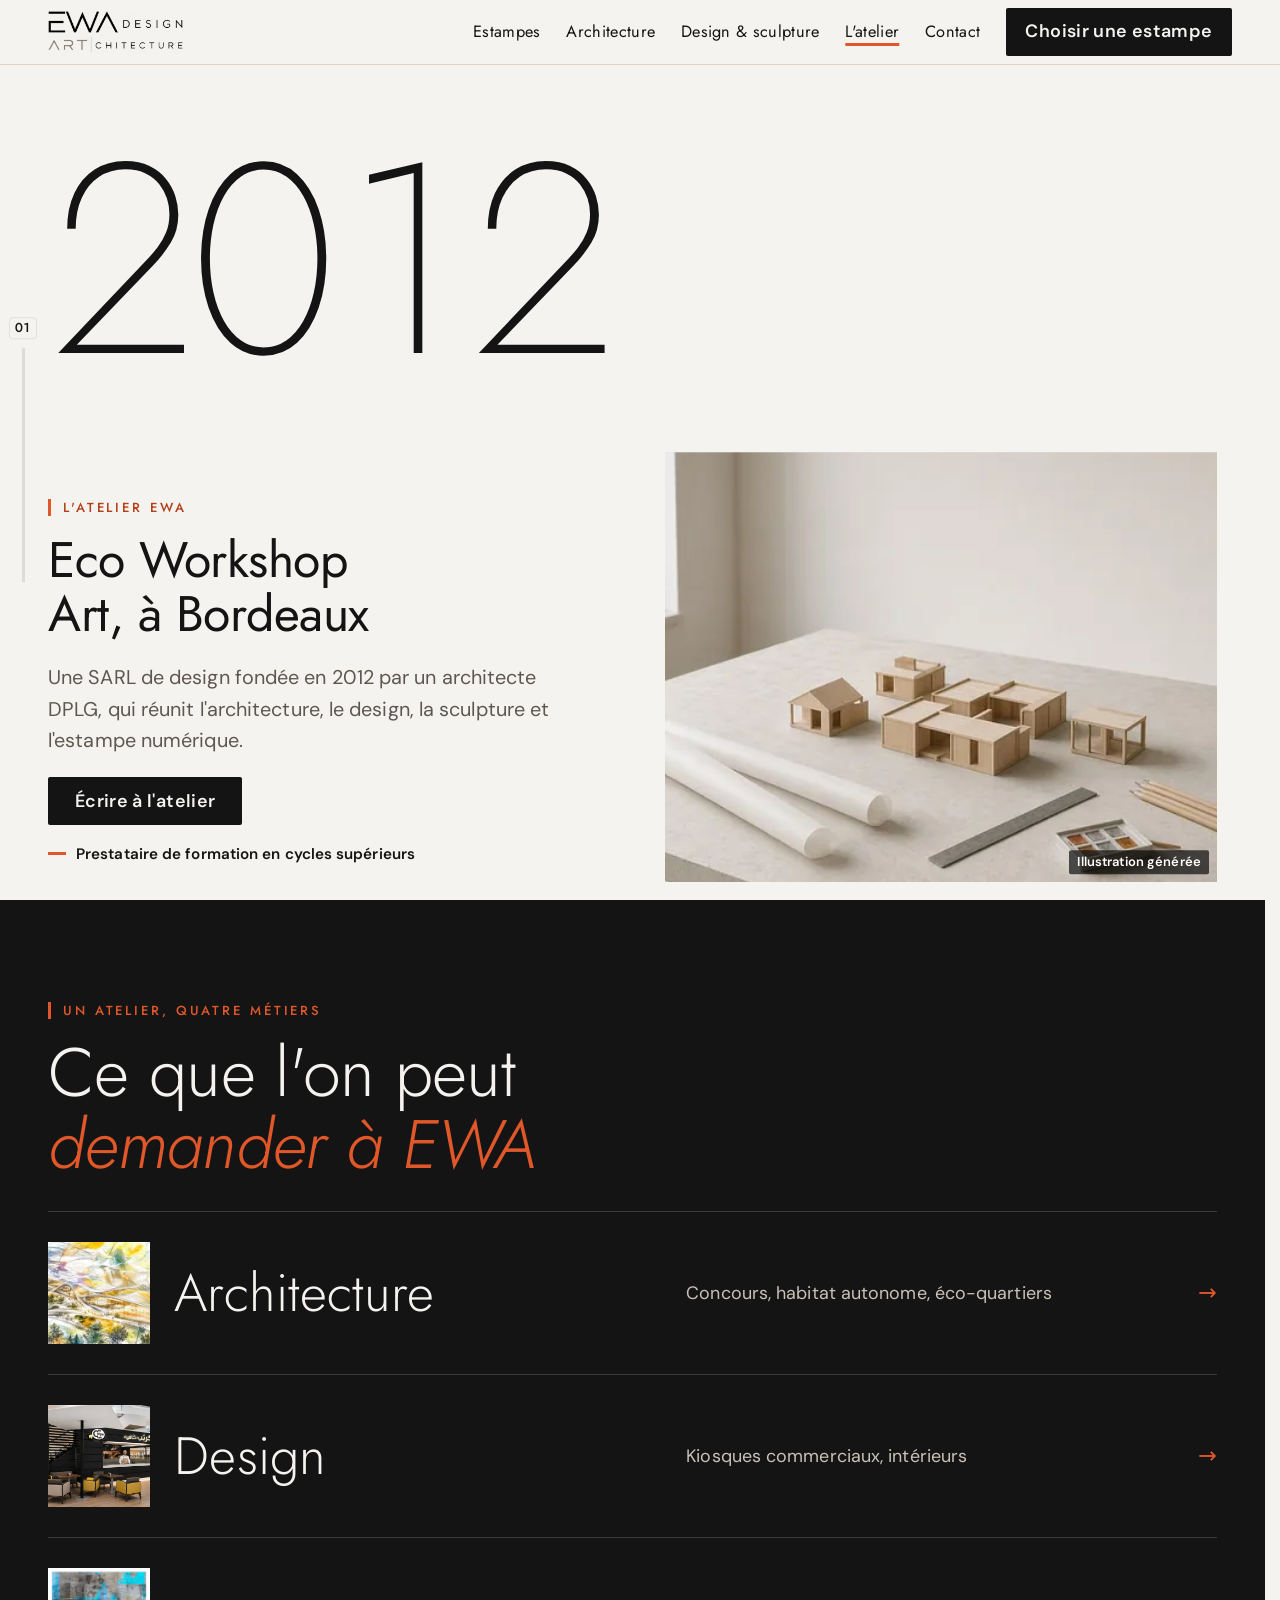
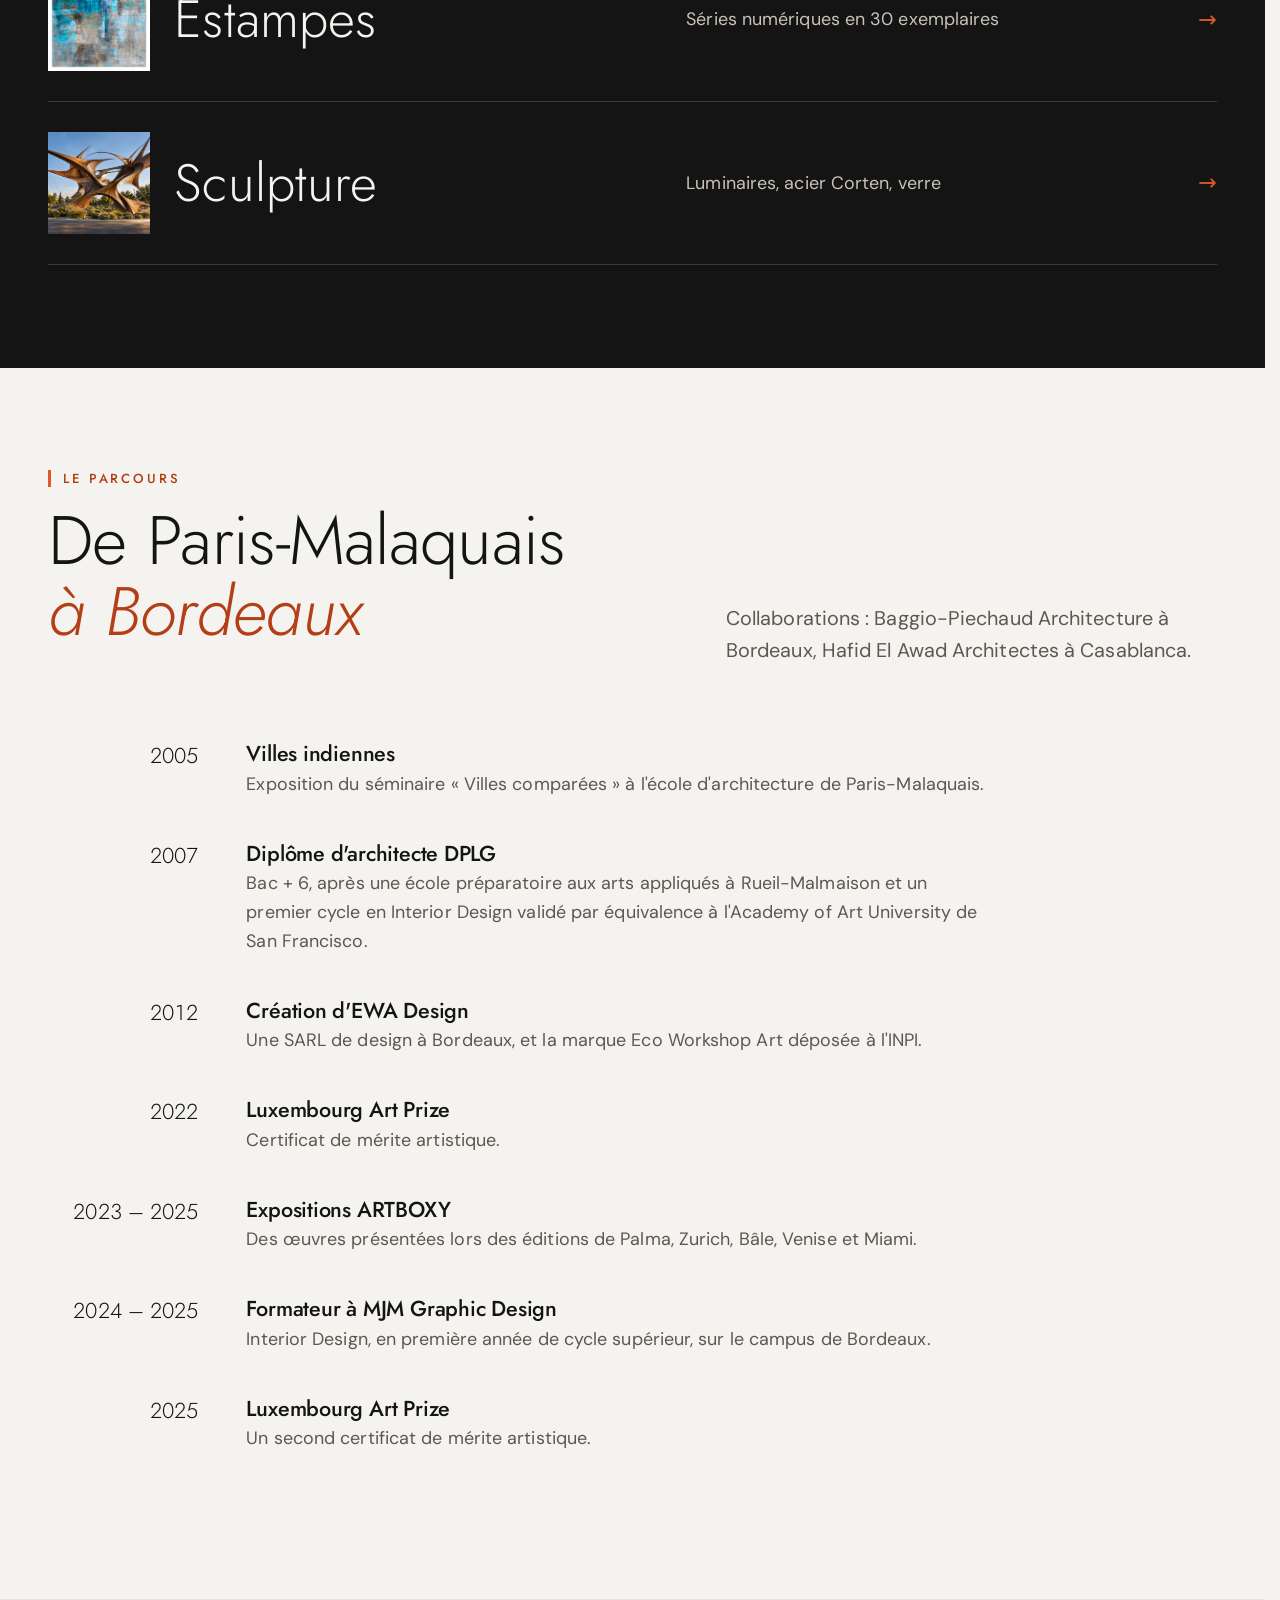
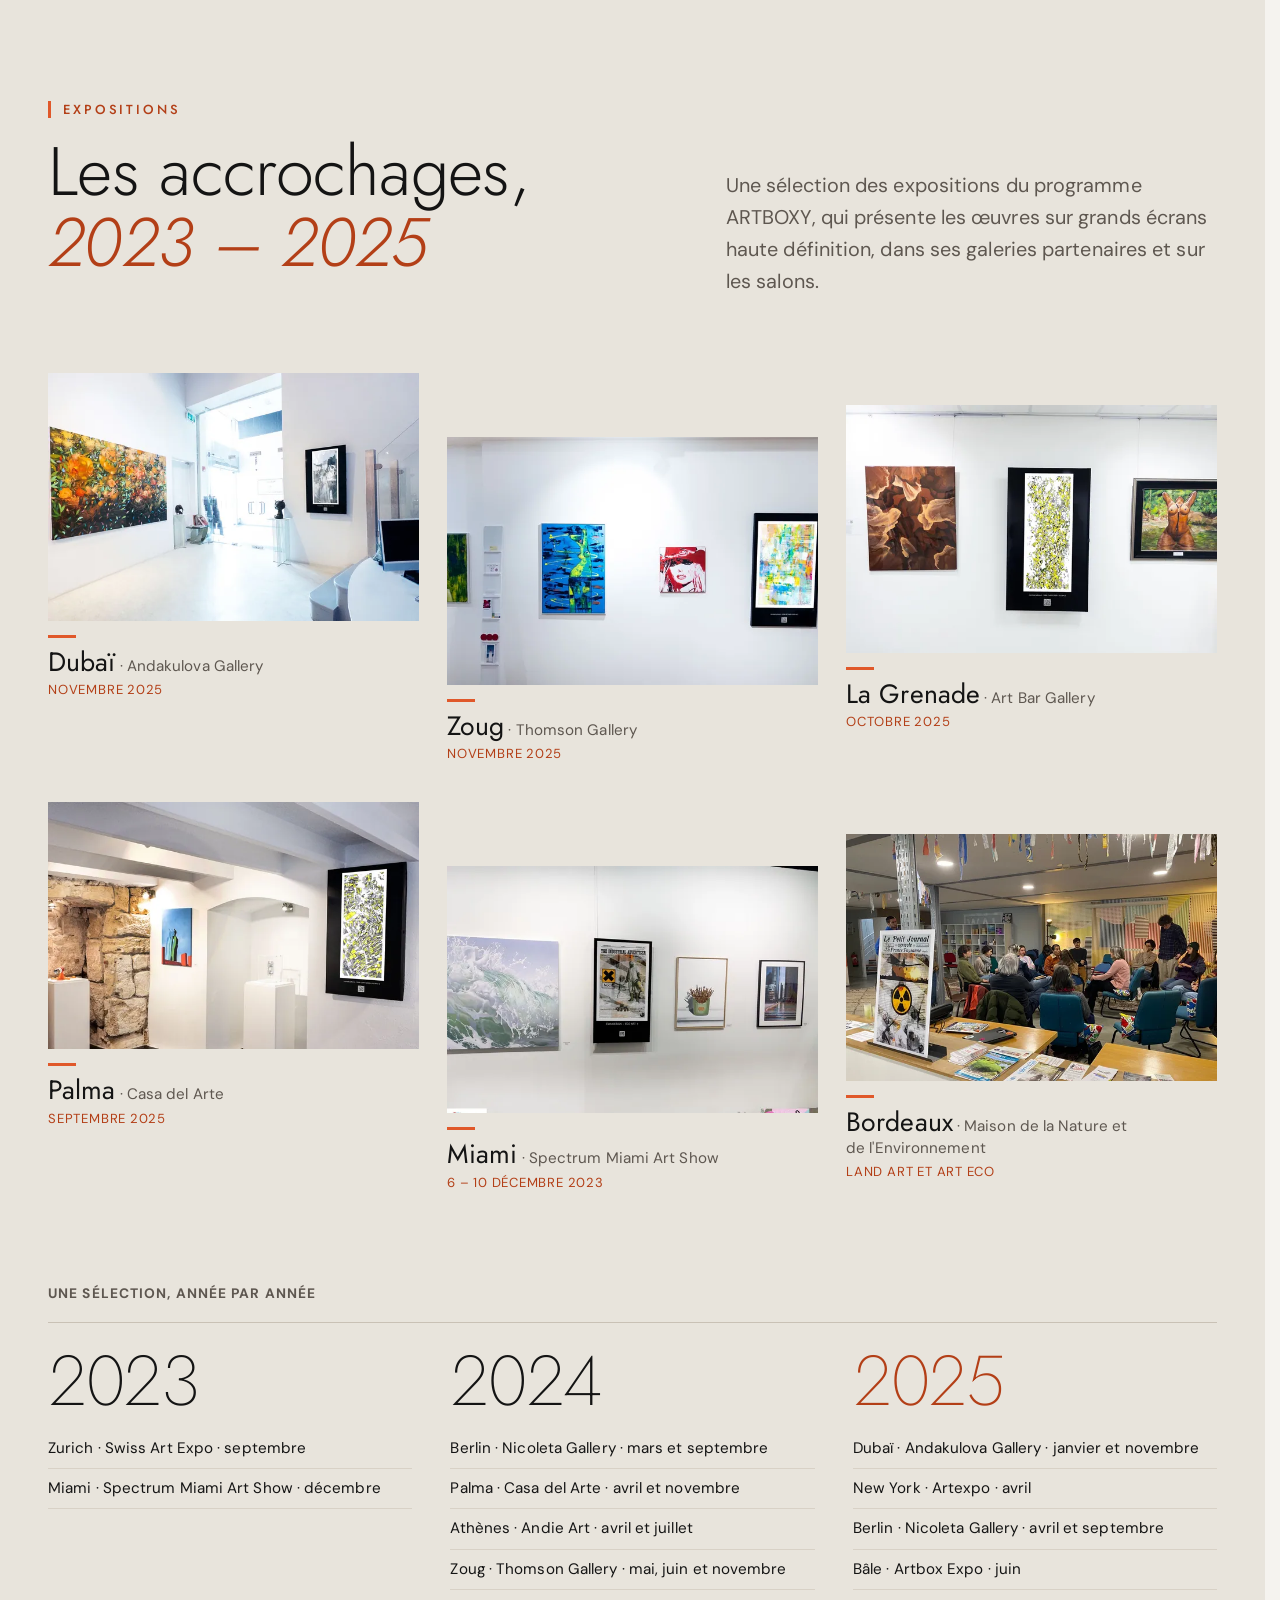
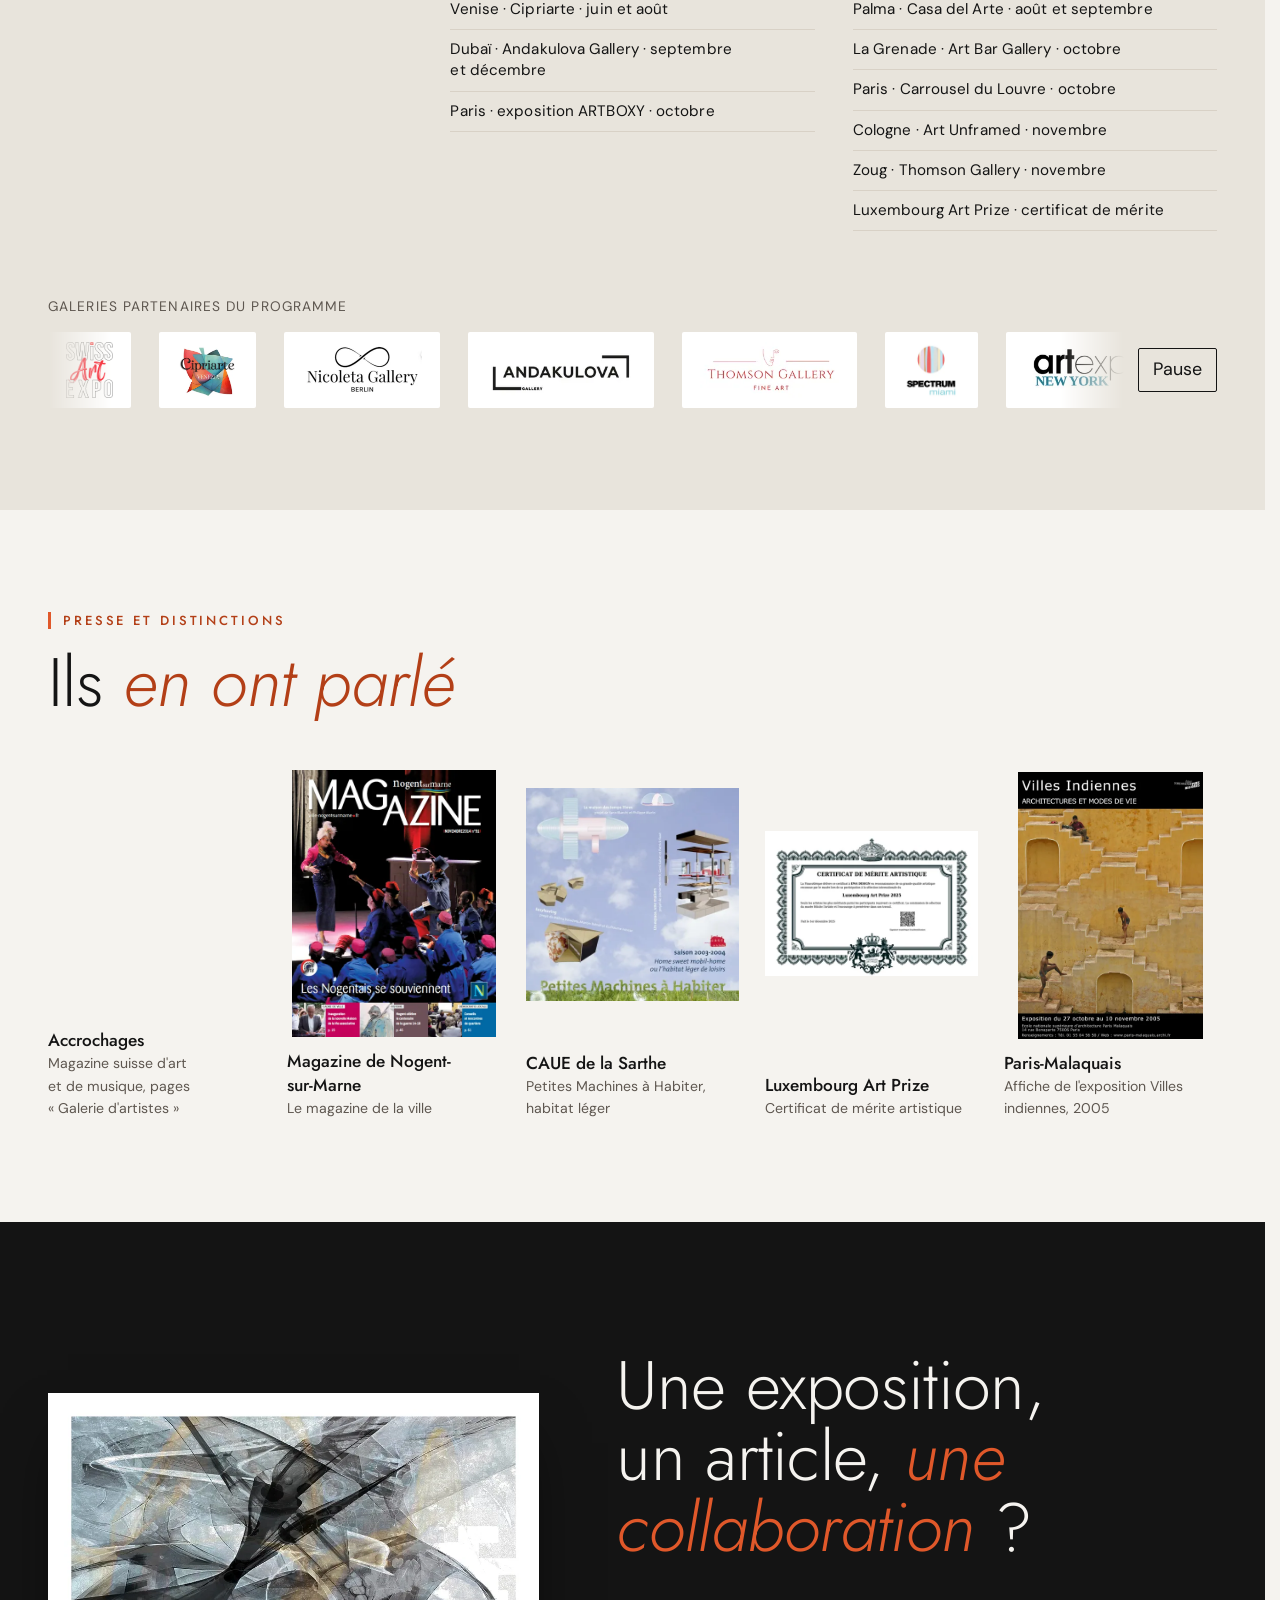
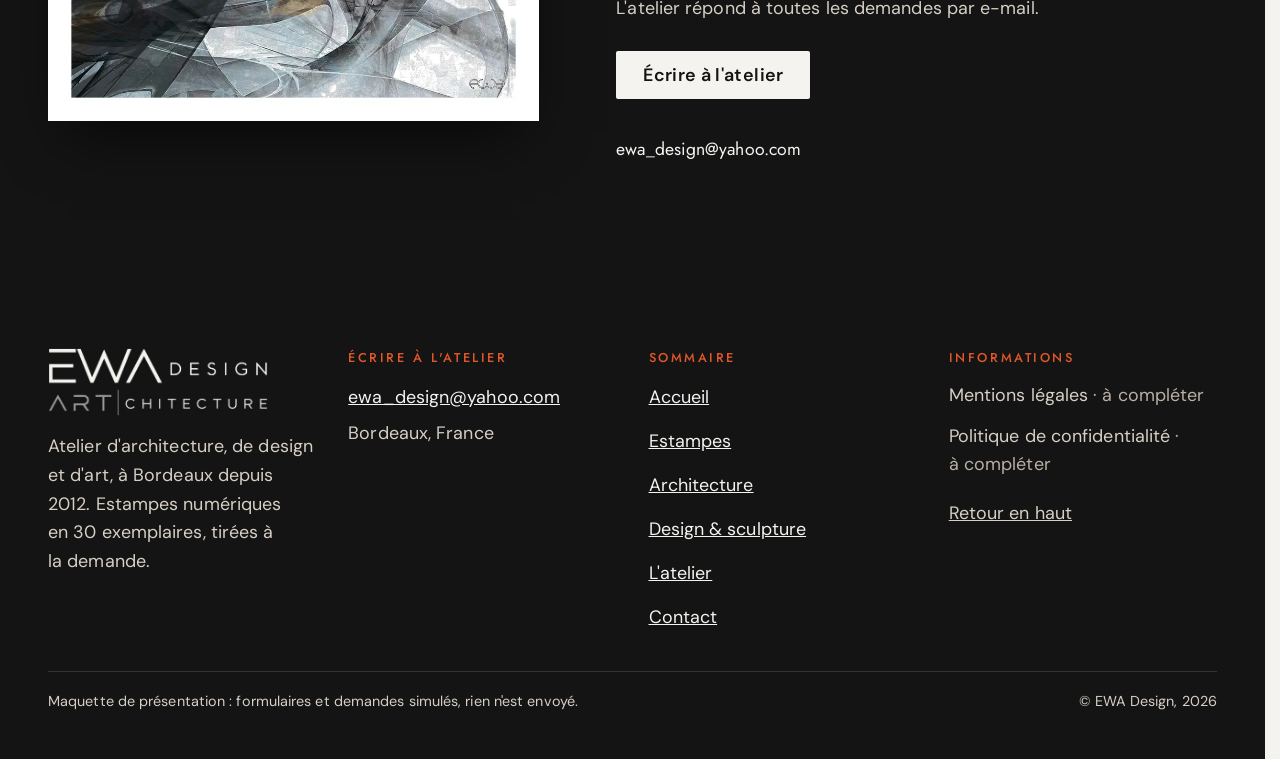
<file: atelier.html>
<!doctype html>
<html lang="fr" data-v="2" data-curseur>
<head>
<meta charset="utf-8">
<meta name="viewport" content="width=device-width, initial-scale=1, viewport-fit=cover">
<title>L&#39;atelier : parcours, expositions et presse, EWA Design</title>
<meta name="description" content="Eco Workshop Art, atelier bordelais créé en 2012 : démarche, parcours, expositions ARTBOXY et Luxembourg Art Prize, presse.">
<meta name="robots" content="noindex, nofollow">
<link rel="canonical" href="https://ewa-design-maquette.vercel.app/atelier">
<style>:root{--fond:#f5f3ef;--texte:#141414;--voile-fond:#141414;--ouverture-fond:#f5f3ef;--menu-fond:#141414}:root { --entete-h: 72px; --barres-h: 0px; } html { background: var(--fond); color: var(--texte); scrollbar-gutter: stable; } body { margin: 0; background: var(--fond); } html.js:not(.secours):not([data-arrivee="retour"]) [data-anime] { opacity: 0; } html.js:not(.secours):not([data-arrivee="retour"]) [data-anime].vu { opacity: 1; } [data-voile] { position: fixed; inset: 0; z-index: 900; background: var(--voile-fond); transform: translateY(100%); visibility: hidden; pointer-events: none; } html[data-arrivee="voile"]:not(.voile-leve):not(.secours) [data-voile] { transform: none; visibility: visible; } html.secours [data-voile] { visibility: hidden !important; } .ouverture-panneau { position: fixed; inset: 0; z-index: 850; display: none; place-content: center; justify-items: center; background: var(--ouverture-fond, var(--voile-fond)); color: var(--fond); text-align: center; } html.js[data-arrivee="intro"]:not(.secours):not(.intro-finie) .ouverture-panneau { display: grid; } html.defilement-bloque, html.defilement-bloque body, html.js[data-arrivee="intro"]:not(.secours):not(.intro-finie), html.js[data-arrivee="intro"]:not(.secours):not(.intro-finie) body, html[data-arrivee="voile"]:not(.voile-leve):not(.secours), html[data-arrivee="voile"]:not(.voile-leve):not(.secours) body { overflow: hidden; } html.js[data-arrivee="intro"]:not(.secours):not(.intro-finie) { background-color: var(--ouverture-fond, var(--voile-fond)); } html[data-arrivee="voile"]:not(.voile-leve):not(.secours) { background-color: var(--voile-fond); }</style>
<script>(function () {
var d = document.documentElement, ss = null, ls = null;
try { ss = window.sessionStorage; ls = window.localStorage; } catch (e) {}
d.classList.add('js');
var nav = performance.getEntriesByType ? performance.getEntriesByType('navigation')[0] : null;
var type = nav ? nav.type : 'navigate';
var depart = null;
try { depart = JSON.parse(ss.getItem('socle:depart') || 'null'); ss.removeItem('socle:depart'); } catch (e) {}
if (depart && !(Date.now() - depart.t < 15000)) depart = null;
var mode = type === 'back_forward' ? 'retour' : type === 'reload' ? 'intro' : depart ? 'voile' : 'intro';
d.setAttribute('data-arrivee', mode);
if (mode === 'voile' && depart.couleur) d.style.setProperty('--voile-fond', depart.couleur);
if (type === 'reload' && 'scrollRestoration' in history) {
history.scrollRestoration = 'manual';
}
try {
var choisie = ls && ls.getItem('socle:langue');
var langue = (d.lang || '').slice(0, 2);
if (choisie && choisie !== langue && type === 'navigate' && !depart) {
var alt = document.querySelector('link[rel="alternate"][hreflang="' + choisie + '"]');
if (alt) location.replace(new URL(alt.href).pathname + location.search + location.hash);
}
} catch (e) {}
setTimeout(function () { if (!d.classList.contains('demarre')) d.classList.add('secours'); }, 2000);
})();</script>
<link rel="preload" href="/assets/fonts/jost.woff2" as="font" type="font/woff2" crossorigin>
<link rel="preload" href="/assets/fonts/dm-sans.woff2" as="font" type="font/woff2" crossorigin>
<link rel="stylesheet" href="/assets/css/socle.css?v=2">
<link rel="stylesheet" href="/assets/css/site.css?v=2">
<link rel="modulepreload" href="/assets/js/site.js?v=2">
<link rel="modulepreload" href="/assets/js/socle/index.js?v=2">
<script src="/assets/vendor/gsap.min.js" defer></script>
<script src="/assets/vendor/ScrollTrigger.min.js" defer></script>
<script src="/assets/vendor/SplitText.min.js" defer></script>
<script type="module" src="/assets/js/site.js?v=2"></script>
<meta name="theme-color" content="#f5f3ef">
<link rel="icon" href="/assets/images/favicon.png" type="image/png">
<link rel="apple-touch-icon" href="/assets/images/apple-touch-icon.png">
<meta property="og:type" content="website">
<meta property="og:site_name" content="EWA Design">
<meta property="og:locale" content="fr_FR">
<meta property="og:title" content="L&#39;atelier : parcours, expositions et presse, EWA Design">
<meta property="og:description" content="Eco Workshop Art, atelier bordelais créé en 2012 : démarche, parcours, expositions ARTBOXY et Luxembourg Art Prize, presse.">
<meta property="og:url" content="https://ewa-design-maquette.vercel.app/atelier">
<meta property="og:image" content="https://ewa-design-maquette.vercel.app/assets/partage/atelier-fr.jpg">
<meta property="og:image:width" content="1200">
<meta property="og:image:height" content="630">
<meta property="og:image:alt" content="L&#39;atelier EWA Design : table de travail et maquettes en bois">
<meta name="twitter:card" content="summary_large_image">
<script type="application/ld+json">{"@context":"https://schema.org","@type":"Organization","name":"EWA Design","alternateName":"Eco Workshop Art","url":"https://ewa-design-maquette.vercel.app/","email":"ewa_design@yahoo.com","foundingDate":"2012","address":{"@type":"PostalAddress","addressLocality":"Bordeaux","addressCountry":"FR"},"description":"Atelier bordelais d'architecture, de design, d'art et de sculpture : estampes numériques en édition limitée à 30 exemplaires, tirées à la demande."}</script>
</head>
<body id="haut">
<div data-voile data-forme="barre" aria-hidden="true"><span class="voile-barre"></span><div class="voile-contenu"><img src="/assets/images/logo-clair-480.webp" alt="" width="480" height="149"><span data-voile-libelle>L&#39;atelier</span></div></div>
<div class="ouverture-panneau" data-ouverture aria-hidden="true">
  <p class="ouv-ewa">EWA <span>design</span></p>
  <p class="ouv-mots"><span class="ouv-mot ouv-art">Art</span><span class="ouv-barre" data-ouverture-objet></span><span class="ouv-mot ouv-chi">chitecture</span></p>
</div>
<a class="evitement" href="#contenu">Aller au contenu</a>
<header data-entete>
  <div class="entete-rangee">
    <a class="entete-logo" href="/" aria-label="EWA Design, accueil" data-libelle="Accueil">
      <img src="/assets/images/logo-480.webp" alt="" width="480" height="149">
    </a>
    <nav data-nav aria-label="Navigation principale">
      <ul><li><a href="/estampes" data-libelle="Estampes">Estampes</a></li><li><a href="/architecture" data-libelle="Architecture">Architecture</a></li><li><a href="/design-sculpture" data-libelle="Design &amp; sculpture">Design &amp; sculpture</a></li><li><a href="/atelier" data-libelle="L&#39;atelier" aria-current="page">L&#39;atelier</a></li><li><a href="/contact" data-libelle="Contact">Contact</a></li></ul>
    </nav>
    <div class="entete-actions">
      <a class="bouton" href="/estampes#catalogue" data-libelle="Estampes">Choisir une estampe</a>
      <button type="button" data-menu-bouton aria-controls="menu" aria-expanded="false" data-libelle-ouvrir="Menu" data-libelle-fermer="Fermer"><span data-libelle-bouton>Menu</span></button>
      <a class="menu-sansjs" href="#menu" data-menu-lien>Menu</a>
    </div>
  </div>
</header>
<script>/* Avant le premier affichage : rangées de la navigation (même règle que ajusterNav dans assets/js/socle/entete.js)
   et hauteur réelle de l'en-tête, pour que rien ne saute quand le JavaScript du site prend la main. */
(function () {
  var h = document.documentElement, u = document.querySelector('[data-nav] ul'), e = document.querySelector('[data-entete]');
  if (u) {
    var deborde = function () { return u.scrollWidth > u.clientWidth + 1; }, c = deborde();
    if (c && window.matchMedia('(min-width: 900px)').matches) {
      h.classList.add('nav-deux-rangees'); c = deborde();
      if (c) { h.classList.add('nav-deux-lignes'); var a = u.querySelector('a'); c = !a || u.getBoundingClientRect().height > a.getBoundingClientRect().height * 2.5; }
      if (c) h.classList.remove('nav-deux-rangees', 'nav-deux-lignes');
    }
    if (c) h.classList.add('nav-compacte');
  }
  if (e) h.style.setProperty('--entete-h', Math.round(e.getBoundingClientRect().height) + 'px');
})();</script>
<span id="menu-ferme" aria-hidden="true"></span>
<div id="menu" data-menu role="dialog" aria-modal="true" aria-label="Menu">
  <p class="menu-sansjs-fermer"><a href="#menu-ferme">Fermer</a></p>
  <ul><li style="--i:0"><a href="/" class="menu-lien" data-libelle="Accueil">Accueil</a></li><li style="--i:1"><a href="/estampes" class="menu-lien" data-libelle="Estampes">Estampes</a></li><li style="--i:2"><a href="/architecture" class="menu-lien" data-libelle="Architecture">Architecture</a></li><li style="--i:3"><a href="/design-sculpture" class="menu-lien" data-libelle="Design &amp; sculpture">Design &amp; sculpture</a></li><li style="--i:4"><a href="/atelier" class="menu-lien" data-libelle="L&#39;atelier" aria-current="page">L&#39;atelier</a></li><li style="--i:5"><a href="/contact" class="menu-lien" data-libelle="Contact">Contact</a></li></ul>
  <p class="menu-contact"><a class="bouton" href="/estampes#catalogue" data-libelle="Estampes">Choisir une estampe</a><span class="menu-email">ewa_design@yahoo.com</span></p>
</div>
<main id="contenu" tabindex="-1">
<div class="fil" data-grille="fil" aria-hidden="true"><span class="fil-n" data-fil-n>01</span><span class="fil-trait"><span class="fil-plein" data-fil-plein></span></span></div>
<section class="ouv-annee ecran" id="debut">
  <p class="annee-grand" aria-hidden="true" data-grille="typo"><span class="t-masque"><span class="t-mot" data-annee>2012</span></span></p>
  <div class="annee-texte">
    <p class="surtitre ouv-entree">L&#39;atelier EWA</p>
    <h1 class="ouv-entree">Eco Workshop Art, à Bordeaux</h1>
    <p class="chapeau ouv-entree masque-ecran-bas">Une SARL de design fondée en 2012 par un architecte DPLG, qui réunit l&#39;architecture, le design, la sculpture et l&#39;estampe numérique.</p>
    <p class="split-actions ouv-entree"><a href="/contact?sujet=exposition#demande" class="bouton" data-libelle="Contact" data-action-principale data-survol="magnetique">Écrire à l&#39;atelier</a></p>
    <p class="ouv-entree"><span class="split-info" data-info-cle>Prestataire de formation en cycles supérieurs</span></p>
  </div>
  <figure class="media annee-media ouv-media-rideau" data-grok data-iris-centre data-effet="table" style="--cadrage:50% 55%">
  <picture>
    <img src="/assets/images/grok/atelier-table-1280.webp" srcset="/assets/images/grok/atelier-table-640.webp 640w, /assets/images/grok/atelier-table-1280.webp 1280w, /assets/images/grok/atelier-table-1920.webp 1920w" sizes="(max-width: 760px) 100vw, 50vw" alt="Table d&#39;atelier d&#39;architecte : maquettes de maisons modulaires en bois, calques, aquarelles" width="1280" height="720" fetchpriority="high" loading="eager" decoding="async">
  </picture><figcaption class="mention-ia">Illustration générée</figcaption>
</figure>
</section>
<section class="section section--encre" id="metiers">
  <div class="conteneur">
    <p class="surtitre">Un atelier, quatre métiers</p>
    <h2 class="titre-section" data-anime="lignes">Ce que l'on peut <em>demander à EWA</em></h2>
    <ul class="metiers-liste" data-anime="cascade">
      <li><a href="/architecture" data-libelle="Architecture"><figure class="media metier-vignette" style="--cadrage:50% 45%">
  <picture>
    <img src="/assets/images/archi-rubans-1440.webp" srcset="/assets/images/archi-rubans-640.webp 640w, /assets/images/archi-rubans-960.webp 960w, /assets/images/archi-rubans-1440.webp 1440w" sizes="160px" alt="" width="1440" height="1080" loading="lazy" decoding="async">
  </picture>
</figure><b>Architecture</b><span>Concours, habitat autonome, éco-quartiers</span><i aria-hidden="true">→</i></a></li><li><a href="/design-sculpture" data-libelle="Design &amp; sculpture"><figure class="media metier-vignette" style="--cadrage:51% 36%">
  <picture>
    <img src="/assets/images/kiosque-1-1280.webp" srcset="/assets/images/kiosque-1-640.webp 640w, /assets/images/kiosque-1-1280.webp 1280w, /assets/images/kiosque-1-1600.webp 1600w" sizes="160px" alt="" width="1280" height="800" loading="lazy" decoding="async">
  </picture>
</figure><b>Design</b><span>Kiosques commerciaux, intérieurs</span><i aria-hidden="true">→</i></a></li><li><a href="/estampes" data-libelle="Estampes"><figure class="media metier-vignette" style="--cadrage:47% 40%">
  <picture>
    <img src="/assets/images/impulsions-ja-1600.webp" srcset="/assets/images/impulsions-ja-480.webp 480w, /assets/images/impulsions-ja-960.webp 960w, /assets/images/impulsions-ja-1600.webp 1600w" sizes="160px" alt="" width="1600" height="1600" loading="lazy" decoding="async">
  </picture>
</figure><b>Estampes</b><span>Séries numériques en 30 exemplaires</span><i aria-hidden="true">→</i></a></li><li><a href="/design-sculpture#sculptures" data-libelle="Design &amp; sculpture"><figure class="media metier-vignette" style="--cadrage:53% 43%">
  <picture>
    <img src="/assets/images/sculpture-corten-1280.webp" srcset="/assets/images/sculpture-corten-640.webp 640w, /assets/images/sculpture-corten-1280.webp 1280w, /assets/images/sculpture-corten-1536.webp 1536w" sizes="160px" alt="" width="1280" height="853" loading="lazy" decoding="async">
  </picture>
</figure><b>Sculpture</b><span>Luminaires, acier Corten, verre</span><i aria-hidden="true">→</i></a></li>
    </ul>
  </div>
</section>
<section class="section" id="parcours">
  <div class="conteneur">
    <div class="tete-section">
      <div>
        <p class="surtitre">Le parcours</p>
        <h2 class="titre-section" data-anime="lignes">De Paris-Malaquais <em>à Bordeaux</em></h2>
      </div>
      <p class="chapeau" data-anime>Collaborations : Baggio-Piechaud Architecture à Bordeaux, Hafid El Awad Architectes à Casablanca.</p>
    </div>
    <ol class="frise" data-effet="frise" data-anime="cascade">
      <li><span class="annee">2005</span><div><h3>Villes indiennes</h3><p>Exposition du séminaire « Villes comparées » à l&#39;école d&#39;architecture de Paris-Malaquais.</p></div></li><li><span class="annee">2007</span><div><h3>Diplôme d&#39;architecte DPLG</h3><p>Bac + 6, après une école préparatoire aux arts appliqués à Rueil-Malmaison et un premier cycle en Interior Design validé par équivalence à l&#39;Academy of Art University de San Francisco.</p></div></li><li><span class="annee">2012</span><div><h3>Création d&#39;EWA Design</h3><p>Une SARL de design à Bordeaux, et la marque Eco Workshop Art déposée à l&#39;INPI.</p></div></li><li><span class="annee">2022</span><div><h3>Luxembourg Art Prize</h3><p>Certificat de mérite artistique.</p></div></li><li><span class="annee">2023 – 2025</span><div><h3>Expositions ARTBOXY</h3><p>Des œuvres présentées lors des éditions de Palma, Zurich, Bâle, Venise et Miami.</p></div></li><li><span class="annee">2024 – 2025</span><div><h3>Formateur à MJM Graphic Design</h3><p>Interior Design, en première année de cycle supérieur, sur le campus de Bordeaux.</p></div></li><li><span class="annee">2025</span><div><h3>Luxembourg Art Prize</h3><p>Un second certificat de mérite artistique.</p></div></li>
    </ol>
  </div>
</section>
<section class="section section--pierre" id="expositions">
  <div class="conteneur">
    <div class="tete-section">
      <div>
        <p class="surtitre">Expositions</p>
        <h2 class="titre-section" data-anime="lignes">Les accrochages, <em>2023 – 2025</em></h2>
      </div>
      <p class="chapeau" data-anime>Une sélection des expositions du programme ARTBOXY, qui présente les œuvres sur grands écrans haute définition, dans ses galeries partenaires et sur les salons.</p>
    </div>
    <ul class="accrochages" data-anime="cascade">
      <li class="accrochage">
        <figure class="media " data-fx="vitesse" style="--cadrage:50% 50%">
  <picture>
    <img src="/assets/images/expo-dubai-2025-1280.webp" srcset="/assets/images/expo-dubai-2025-640.webp 640w, /assets/images/expo-dubai-2025-1280.webp 1280w" sizes="(max-width: 760px) 100vw, (max-width: 1100px) 50vw, 33vw" alt="Estampe d&#39;EWA dans le hall de l&#39;Andakulova Gallery, à Dubaï" width="1280" height="853" loading="lazy" decoding="async">
  </picture>
</figure>
        <p><b>Dubaï</b> · Andakulova Gallery<span>novembre 2025</span></p>
      </li><li class="accrochage">
        <figure class="media " data-fx="vitesse" style="--cadrage:50% 50%">
  <picture>
    <img src="/assets/images/expo-zoug-2025-1280.webp" srcset="/assets/images/expo-zoug-2025-640.webp 640w, /assets/images/expo-zoug-2025-1280.webp 1280w" sizes="(max-width: 760px) 100vw, (max-width: 1100px) 50vw, 33vw" alt="Estampe d&#39;EWA dans un espace de la Thomson Gallery, à Zoug" width="1280" height="853" loading="lazy" decoding="async">
  </picture>
</figure>
        <p><b>Zoug</b> · Thomson Gallery<span>novembre 2025</span></p>
      </li><li class="accrochage">
        <figure class="media " data-fx="vitesse" style="--cadrage:50% 50%">
  <picture>
    <img src="/assets/images/expo-grenade-2025-1280.webp" srcset="/assets/images/expo-grenade-2025-640.webp 640w, /assets/images/expo-grenade-2025-1280.webp 1280w" sizes="(max-width: 760px) 100vw, (max-width: 1100px) 50vw, 33vw" alt="Estampe verticale d&#39;EWA entre deux toiles à l&#39;Art Bar Gallery, à la Grenade" width="1280" height="853" loading="lazy" decoding="async">
  </picture>
</figure>
        <p><b>La Grenade</b> · Art Bar Gallery<span>octobre 2025</span></p>
      </li><li class="accrochage">
        <figure class="media " data-fx="vitesse" style="--cadrage:50% 50%">
  <picture>
    <img src="/assets/images/expo-palma-2025-1280.webp" srcset="/assets/images/expo-palma-2025-640.webp 640w, /assets/images/expo-palma-2025-1280.webp 1280w" sizes="(max-width: 760px) 100vw, (max-width: 1100px) 50vw, 33vw" alt="Estampe d&#39;EWA près d&#39;un mur de pierre à la Casa del Arte, à Palma" width="1280" height="853" loading="lazy" decoding="async">
  </picture>
</figure>
        <p><b>Palma</b> · Casa del Arte<span>septembre 2025</span></p>
      </li><li class="accrochage">
        <figure class="media " data-fx="vitesse" style="--cadrage:50% 50%">
  <picture>
    <img src="/assets/images/expo-miami-2023-1280.webp" srcset="/assets/images/expo-miami-2023-640.webp 640w, /assets/images/expo-miami-2023-1280.webp 1280w" sizes="(max-width: 760px) 100vw, (max-width: 1100px) 50vw, 33vw" alt="Accrochage au Spectrum Miami Art Show avec une estampe d&#39;EWA" width="1280" height="853" loading="lazy" decoding="async">
  </picture>
</figure>
        <p><b>Miami</b> · Spectrum Miami Art Show<span>6 – 10 décembre 2023</span></p>
      </li><li class="accrochage">
        <figure class="media " data-fx="vitesse" style="--cadrage:50% 50%">
  <picture>
    <img src="/assets/images/expo-mne-bordeaux-1280.webp" srcset="/assets/images/expo-mne-bordeaux-640.webp 640w, /assets/images/expo-mne-bordeaux-1280.webp 1280w" sizes="(max-width: 760px) 100vw, (max-width: 1100px) 50vw, 33vw" alt="Public assis devant des estampes d&#39;EWA à la Maison de la Nature et de l&#39;Environnement de Bordeaux" width="1280" height="853" loading="lazy" decoding="async">
  </picture>
</figure>
        <p><b>Bordeaux</b> · Maison de la Nature et de l&#39;Environnement<span>Land art et Art Eco</span></p>
      </li>
    </ul>
    <p class="agenda-titre"><b>Une sélection, année par année</b></p>
    <div class="agenda" data-anime="cascade">
      <div class="agenda-annee"><p class="agenda-a">2023</p><ul><li>Zurich · Swiss Art Expo · septembre</li><li>Miami · Spectrum Miami Art Show · décembre</li></ul></div><div class="agenda-annee"><p class="agenda-a">2024</p><ul><li>Berlin · Nicoleta Gallery · mars et septembre</li><li>Palma · Casa del Arte · avril et novembre</li><li>Athènes · Andie Art · avril et juillet</li><li>Zoug · Thomson Gallery · mai, juin et novembre</li><li>Venise · Cipriarte · juin et août</li><li>Dubaï · Andakulova Gallery · septembre et décembre</li><li>Paris · exposition ARTBOXY · octobre</li></ul></div><div class="agenda-annee"><p class="agenda-a">2025</p><ul><li>Dubaï · Andakulova Gallery · janvier et novembre</li><li>New York · Artexpo · avril</li><li>Berlin · Nicoleta Gallery · avril et septembre</li><li>Bâle · Artbox Expo · juin</li><li>Palma · Casa del Arte · août et septembre</li><li>La Grenade · Art Bar Gallery · octobre</li><li>Paris · Carrousel du Louvre · octobre</li><li>Cologne · Art Unframed · novembre</li><li>Zoug · Thomson Gallery · novembre</li><li>Luxembourg Art Prize · certificat de mérite</li></ul></div>
    </div>
    <p class="galeries-titre" style="margin-top:clamp(36px,5vw,64px)">Galeries partenaires du programme</p>
    <div class="galeries" style="margin-top:0">
      <div class="galeries-ruban" id="ruban-galeries-atelier" data-boucle-css data-ruban>
        <div class="galeries-piste"><span class="logo-galerie"><img src="/assets/images/galerie-swiss-art-expo-240.webp" alt="Swiss Art Expo" width="240" height="288" loading="lazy" decoding="async"></span><span class="logo-galerie"><img src="/assets/images/galerie-cipriarte-240.webp" alt="Cipriarte Venezia" width="240" height="219" loading="lazy" decoding="async"></span><span class="logo-galerie"><img src="/assets/images/galerie-nicoleta-240.webp" alt="Nicoleta Gallery Berlin" width="240" height="112" loading="lazy" decoding="async"></span><span class="logo-galerie"><img src="/assets/images/galerie-andakulova-240.webp" alt="Andakulova Gallery" width="240" height="85" loading="lazy" decoding="async"></span><span class="logo-galerie"><img src="/assets/images/galerie-thomson-240.webp" alt="Thomson Gallery" width="240" height="97" loading="lazy" decoding="async"></span><span class="logo-galerie"><img src="/assets/images/galerie-spectrum-240.webp" alt="Spectrum Miami" width="240" height="233" loading="lazy" decoding="async"></span><span class="logo-galerie"><img src="/assets/images/galerie-artexpo-240.webp" alt="Artexpo New York" width="240" height="98" loading="lazy" decoding="async"></span><span class="logo-galerie"><img src="/assets/images/galerie-andie-art-240.webp" alt="Andie Art" width="240" height="198" loading="lazy" decoding="async"></span><span class="logo-galerie"><img src="/assets/images/galerie-artboxy-240.webp" alt="ARTBOXY" width="240" height="35" loading="lazy" decoding="async"></span><span class="logo-galerie" aria-hidden="true"><img src="/assets/images/galerie-swiss-art-expo-240.webp" alt="" width="240" height="288" loading="lazy" decoding="async"></span><span class="logo-galerie" aria-hidden="true"><img src="/assets/images/galerie-cipriarte-240.webp" alt="" width="240" height="219" loading="lazy" decoding="async"></span><span class="logo-galerie" aria-hidden="true"><img src="/assets/images/galerie-nicoleta-240.webp" alt="" width="240" height="112" loading="lazy" decoding="async"></span><span class="logo-galerie" aria-hidden="true"><img src="/assets/images/galerie-andakulova-240.webp" alt="" width="240" height="85" loading="lazy" decoding="async"></span><span class="logo-galerie" aria-hidden="true"><img src="/assets/images/galerie-thomson-240.webp" alt="" width="240" height="97" loading="lazy" decoding="async"></span><span class="logo-galerie" aria-hidden="true"><img src="/assets/images/galerie-spectrum-240.webp" alt="" width="240" height="233" loading="lazy" decoding="async"></span><span class="logo-galerie" aria-hidden="true"><img src="/assets/images/galerie-artexpo-240.webp" alt="" width="240" height="98" loading="lazy" decoding="async"></span><span class="logo-galerie" aria-hidden="true"><img src="/assets/images/galerie-andie-art-240.webp" alt="" width="240" height="198" loading="lazy" decoding="async"></span><span class="logo-galerie" aria-hidden="true"><img src="/assets/images/galerie-artboxy-240.webp" alt="" width="240" height="35" loading="lazy" decoding="async"></span></div>
      </div>
      <button type="button" class="ruban-pause" data-pause-pour="ruban-galeries-atelier" data-libelle-pause="Pause" data-libelle-lecture="Lecture"><span data-libelle-bouton>Pause</span></button>
    </div>
  </div>
</section>
<section class="section" id="presse">
  <div class="conteneur">
    <p class="surtitre">Presse et distinctions</p>
    <h2 class="titre-section" data-anime="lignes">Ils <em>en ont parlé</em></h2>
    <ul class="presse-grille" data-anime="cascade">
      <li><button type="button" class="planche-bouton" data-planche data-image="/assets/images/presse-accrochages-960.webp" data-titre="Accrochages" data-texte="Magazine suisse d&#39;art et de musique, pages « Galerie d&#39;artistes »" aria-haspopup="dialog" aria-label="Agrandir : Accrochages">
        <figure class="media " style="--cadrage:50% 50%">
  <picture>
    <img src="/assets/images/presse-accrochages-960.webp" srcset="/assets/images/presse-accrochages-480.webp 480w, /assets/images/presse-accrochages-960.webp 960w" sizes="(max-width: 960px) 45vw, 20vw" alt="" width="960" height="1225" loading="lazy" decoding="async">
  </picture>
</figure><b>Accrochages</b><span>Magazine suisse d&#39;art et de musique, pages « Galerie d&#39;artistes »</span></button></li><li><button type="button" class="planche-bouton" data-planche data-image="/assets/images/presse-nogent-745.webp" data-titre="Magazine de Nogent-sur-Marne" data-texte="Le magazine de la ville" aria-haspopup="dialog" aria-label="Agrandir : Magazine de Nogent-sur-Marne">
        <figure class="media " style="--cadrage:50% 50%">
  <picture>
    <img src="/assets/images/presse-nogent-745.webp" srcset="/assets/images/presse-nogent-480.webp 480w, /assets/images/presse-nogent-745.webp 745w" sizes="(max-width: 960px) 45vw, 20vw" alt="" width="745" height="973" loading="lazy" decoding="async">
  </picture>
</figure><b>Magazine de Nogent-sur-Marne</b><span>Le magazine de la ville</span></button></li><li><button type="button" class="planche-bouton" data-planche data-image="/assets/images/presse-caue-600.webp" data-titre="CAUE de la Sarthe" data-texte="Petites Machines à Habiter, habitat léger" aria-haspopup="dialog" aria-label="Agrandir : CAUE de la Sarthe">
        <figure class="media " style="--cadrage:50% 50%">
  <picture>
    <img src="/assets/images/presse-caue-600.webp" srcset="/assets/images/presse-caue-480.webp 480w, /assets/images/presse-caue-600.webp 600w" sizes="(max-width: 960px) 45vw, 20vw" alt="" width="600" height="600" loading="lazy" decoding="async">
  </picture>
</figure><b>CAUE de la Sarthe</b><span>Petites Machines à Habiter, habitat léger</span></button></li><li><button type="button" class="planche-bouton" data-planche data-image="/assets/images/expo-luxembourg-960.webp" data-titre="Luxembourg Art Prize" data-texte="Certificat de mérite artistique" aria-haspopup="dialog" aria-label="Agrandir : Luxembourg Art Prize">
        <figure class="media " style="--cadrage:50% 50%">
  <picture>
    <img src="/assets/images/expo-luxembourg-960.webp" srcset="/assets/images/expo-luxembourg-480.webp 480w, /assets/images/expo-luxembourg-960.webp 960w" sizes="(max-width: 960px) 45vw, 20vw" alt="" width="960" height="655" loading="lazy" decoding="async">
  </picture>
</figure><b>Luxembourg Art Prize</b><span>Certificat de mérite artistique</span></button></li><li><button type="button" class="planche-bouton" data-planche data-image="/assets/images/expo-malaquais-960.webp" data-titre="Paris-Malaquais" data-texte="Affiche de l&#39;exposition Villes indiennes, 2005" aria-haspopup="dialog" aria-label="Agrandir : Paris-Malaquais">
        <figure class="media " style="--cadrage:50% 50%">
  <picture>
    <img src="/assets/images/expo-malaquais-960.webp" srcset="/assets/images/expo-malaquais-480.webp 480w, /assets/images/expo-malaquais-960.webp 960w" sizes="(max-width: 960px) 45vw, 20vw" alt="" width="960" height="1384" loading="lazy" decoding="async">
  </picture>
</figure><b>Paris-Malaquais</b><span>Affiche de l&#39;exposition Villes indiennes, 2005</span></button></li>
    </ul>
  </div>
</section>
<div class="visionneuse" data-visionneuse role="dialog" aria-modal="true" aria-label="Visionneuse" data-recouvrement hidden>
  <div class="vis-commandes">
    <button type="button" data-vis-prec aria-label="Précédente">←</button>
    <button type="button" data-vis-suiv aria-label="Suivante">→</button>
    <button type="button" class="vis-loupe-bouton" data-vis-loupe aria-pressed="false">Loupe</button>
    <button type="button" class="vis-fermer" data-vis-fermer>Fermer</button>
  </div>
  <div class="vis-boite">
    <div class="vis-image"><img data-vis-img src="/assets/images/presse-accrochages-960.webp" alt="" width="960" height="1225"></div>
    <div class="vis-infos"><h2 data-vis-titre tabindex="-1">Accrochages</h2><p data-vis-texte></p></div>
  </div>
</div>
<section class="appel" id="fin">
  <div class="conteneur appel-grille">
    <figure class="media estampe appel-media" data-tirage style="--cadrage:50% 50%">
  <picture>
    <img src="/assets/images/splash-b-1600.webp" srcset="/assets/images/splash-b-480.webp 480w, /assets/images/splash-b-960.webp 960w, /assets/images/splash-b-1600.webp 1600w" sizes="(max-width: 860px) 70vw, 520px" alt="Splash B, estampe en noir et blanc" width="1600" height="1066" loading="lazy" decoding="async">
  </picture>
</figure>
    <div>
      <h2 class="titre-section" data-anime="lignes">Une exposition, un article, <em>une collaboration</em> ?</h2>
      <p data-anime>L&#39;atelier répond à toutes les demandes par e-mail.</p>
      <p class="appel-actions" data-anime><a href="/contact?sujet=exposition#demande" class="bouton" data-libelle="Contact" data-survol="magnetique">Écrire à l&#39;atelier</a></p>
      <span class="appel-email">ewa_design@yahoo.com</span>
    </div>
  </div>
</section>
</main>
<footer class="pied" id="pied">
  <div class="conteneur pied-grille">
    <div class="pied-marque">
      <img src="/assets/images/logo-clair-480.webp" alt="EWA Design, Art | chitecture" width="480" height="149" loading="lazy">
      <p>Atelier d&#39;architecture, de design et d&#39;art, à Bordeaux depuis 2012. Estampes numériques en 30 exemplaires, tirées à la demande.</p>
    </div>
    <div>
      <p class="pied-titre">Écrire à l&#39;atelier</p>
      <p><a class="pied-email" href="mailto:ewa_design@yahoo.com">ewa_design@yahoo.com</a><br>Bordeaux, France</p>
    </div>
    <nav aria-label="Sommaire">
      <p class="pied-titre">Sommaire</p>
      <ul><li><a href="/" data-libelle="Accueil">Accueil</a></li><li><a href="/estampes" data-libelle="Estampes">Estampes</a></li><li><a href="/architecture" data-libelle="Architecture">Architecture</a></li><li><a href="/design-sculpture" data-libelle="Design &amp; sculpture">Design &amp; sculpture</a></li><li><a href="/atelier" data-libelle="L&#39;atelier" aria-current="page">L&#39;atelier</a></li><li><a href="/contact" data-libelle="Contact">Contact</a></li></ul>
    </nav>
    <div>
      <p class="pied-titre">Informations</p>
      <ul class="pied-legal">
        <li>Mentions légales <span>· à compléter</span></li>
        <li>Politique de confidentialité <span>· à compléter</span></li>
        <li><a href="#haut" data-sans-transition>Retour en haut</a></li>
      </ul>
    </div>
  </div>
  <div class="conteneur pied-bas"><p>Maquette de présentation : formulaires et demandes simulés, rien n&#39;est envoyé.</p><p>© EWA Design, 2026</p></div>
</footer>
<div data-barre-fixe>
  <a class="bouton bouton--contour" href="/contact" data-libelle="Contact">Écrire à l&#39;atelier</a>
  <a class="bouton" href="/estampes#catalogue" data-libelle="Estampes">Choisir une estampe</a>
</div>
</body>
</html>
</file>
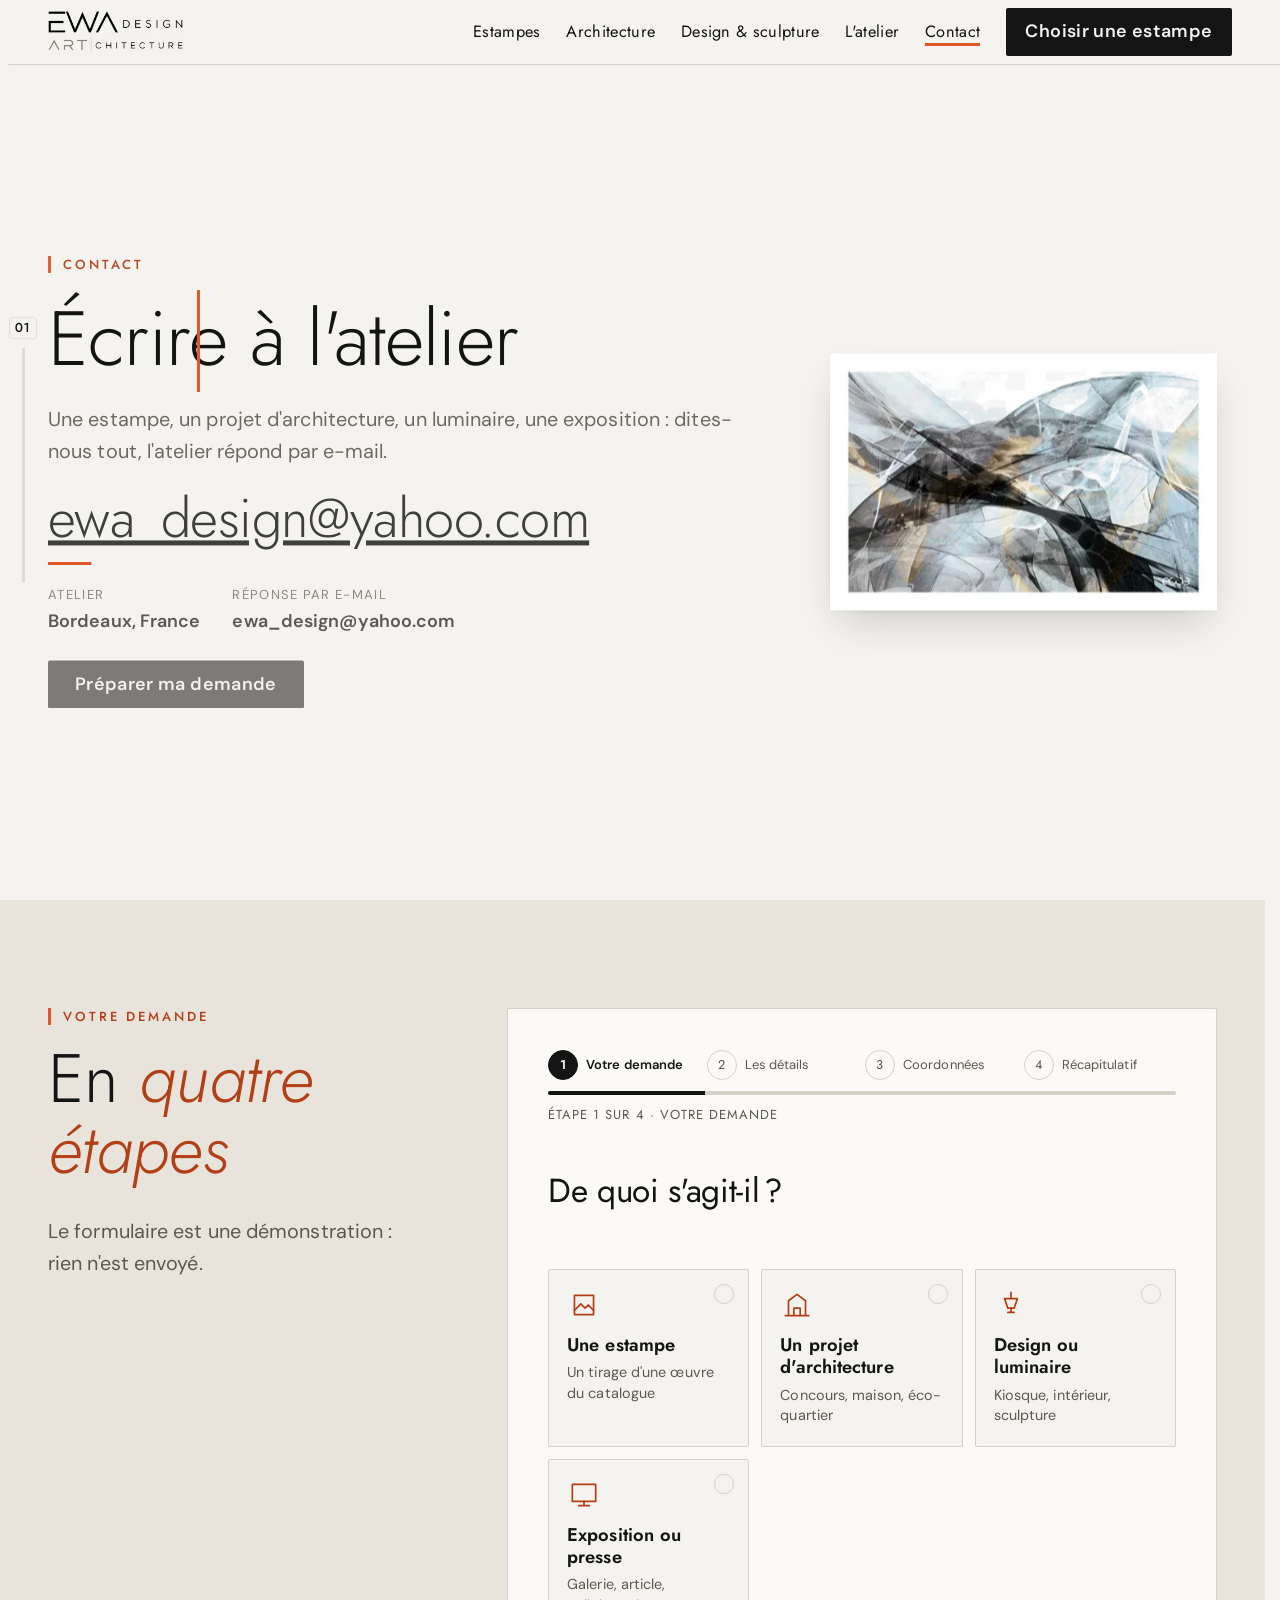
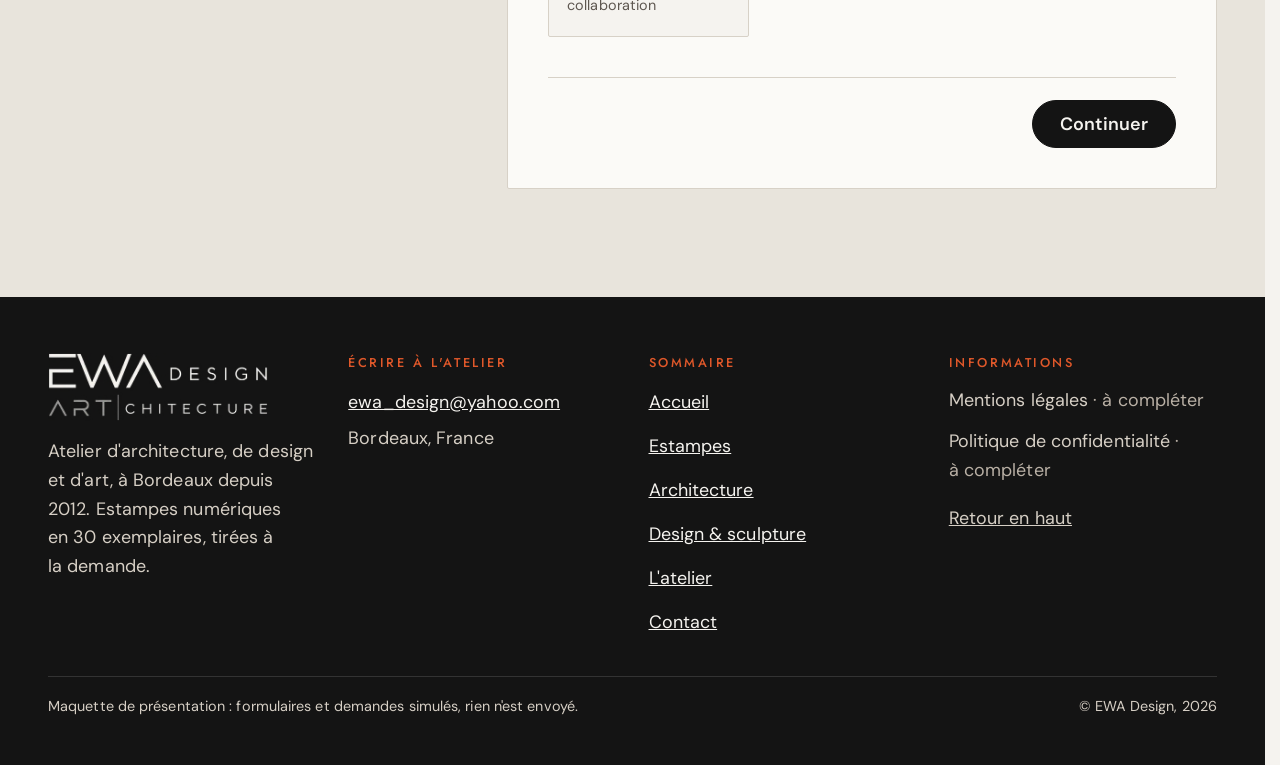
<file: contact.html>
<!doctype html>
<html lang="fr" data-v="2" data-curseur>
<head>
<meta charset="utf-8">
<meta name="viewport" content="width=device-width, initial-scale=1, viewport-fit=cover">
<title>Contact : écrire à l&#39;atelier EWA Design</title>
<meta name="description" content="Une estampe, un projet d&#39;architecture, un luminaire, une exposition : écrivez à l&#39;atelier EWA Design, à Bordeaux.">
<meta name="robots" content="noindex, nofollow">
<link rel="canonical" href="https://ewa-design-maquette.vercel.app/contact">
<style>:root{--fond:#f5f3ef;--texte:#141414;--voile-fond:#141414;--ouverture-fond:#f5f3ef;--menu-fond:#141414}:root { --entete-h: 72px; --barres-h: 0px; } html { background: var(--fond); color: var(--texte); scrollbar-gutter: stable; } body { margin: 0; background: var(--fond); } html.js:not(.secours):not([data-arrivee="retour"]) [data-anime] { opacity: 0; } html.js:not(.secours):not([data-arrivee="retour"]) [data-anime].vu { opacity: 1; } [data-voile] { position: fixed; inset: 0; z-index: 900; background: var(--voile-fond); transform: translateY(100%); visibility: hidden; pointer-events: none; } html[data-arrivee="voile"]:not(.voile-leve):not(.secours) [data-voile] { transform: none; visibility: visible; } html.secours [data-voile] { visibility: hidden !important; } .ouverture-panneau { position: fixed; inset: 0; z-index: 850; display: none; place-content: center; justify-items: center; background: var(--ouverture-fond, var(--voile-fond)); color: var(--fond); text-align: center; } html.js[data-arrivee="intro"]:not(.secours):not(.intro-finie) .ouverture-panneau { display: grid; } html.defilement-bloque, html.defilement-bloque body, html.js[data-arrivee="intro"]:not(.secours):not(.intro-finie), html.js[data-arrivee="intro"]:not(.secours):not(.intro-finie) body, html[data-arrivee="voile"]:not(.voile-leve):not(.secours), html[data-arrivee="voile"]:not(.voile-leve):not(.secours) body { overflow: hidden; } html.js[data-arrivee="intro"]:not(.secours):not(.intro-finie) { background-color: var(--ouverture-fond, var(--voile-fond)); } html[data-arrivee="voile"]:not(.voile-leve):not(.secours) { background-color: var(--voile-fond); }</style>
<script>(function () {
var d = document.documentElement, ss = null, ls = null;
try { ss = window.sessionStorage; ls = window.localStorage; } catch (e) {}
d.classList.add('js');
var nav = performance.getEntriesByType ? performance.getEntriesByType('navigation')[0] : null;
var type = nav ? nav.type : 'navigate';
var depart = null;
try { depart = JSON.parse(ss.getItem('socle:depart') || 'null'); ss.removeItem('socle:depart'); } catch (e) {}
if (depart && !(Date.now() - depart.t < 15000)) depart = null;
var mode = type === 'back_forward' ? 'retour' : type === 'reload' ? 'intro' : depart ? 'voile' : 'intro';
d.setAttribute('data-arrivee', mode);
if (mode === 'voile' && depart.couleur) d.style.setProperty('--voile-fond', depart.couleur);
if (type === 'reload' && 'scrollRestoration' in history) {
history.scrollRestoration = 'manual';
}
try {
var choisie = ls && ls.getItem('socle:langue');
var langue = (d.lang || '').slice(0, 2);
if (choisie && choisie !== langue && type === 'navigate' && !depart) {
var alt = document.querySelector('link[rel="alternate"][hreflang="' + choisie + '"]');
if (alt) location.replace(new URL(alt.href).pathname + location.search + location.hash);
}
} catch (e) {}
setTimeout(function () { if (!d.classList.contains('demarre')) d.classList.add('secours'); }, 2000);
})();</script>
<link rel="preload" href="/assets/fonts/jost.woff2" as="font" type="font/woff2" crossorigin>
<link rel="preload" href="/assets/fonts/dm-sans.woff2" as="font" type="font/woff2" crossorigin>
<link rel="stylesheet" href="/assets/css/socle.css?v=2">
<link rel="stylesheet" href="/assets/css/site.css?v=2">
<link rel="stylesheet" href="/assets/css/modules/formulaire.css?v=2">
<link rel="modulepreload" href="/assets/js/site.js?v=2">
<link rel="modulepreload" href="/assets/js/socle/index.js?v=2">
<script src="/assets/vendor/gsap.min.js" defer></script>
<script src="/assets/vendor/ScrollTrigger.min.js" defer></script>
<script src="/assets/vendor/SplitText.min.js" defer></script>
<script type="module" src="/assets/js/site.js?v=2"></script>
<meta name="theme-color" content="#f5f3ef">
<link rel="icon" href="/assets/images/favicon.png" type="image/png">
<link rel="apple-touch-icon" href="/assets/images/apple-touch-icon.png">
<meta property="og:type" content="website">
<meta property="og:site_name" content="EWA Design">
<meta property="og:locale" content="fr_FR">
<meta property="og:title" content="Contact : écrire à l&#39;atelier EWA Design">
<meta property="og:description" content="Une estampe, un projet d&#39;architecture, un luminaire, une exposition : écrivez à l&#39;atelier EWA Design, à Bordeaux.">
<meta property="og:url" content="https://ewa-design-maquette.vercel.app/contact">
<meta property="og:image" content="https://ewa-design-maquette.vercel.app/assets/partage/contact-fr.jpg">
<meta property="og:image:width" content="1200">
<meta property="og:image:height" content="630">
<meta property="og:image:alt" content="Contact EWA Design : une estampe Splash en noir et blanc">
<meta name="twitter:card" content="summary_large_image">
<script type="application/ld+json">{"@context":"https://schema.org","@type":"Organization","name":"EWA Design","alternateName":"Eco Workshop Art","url":"https://ewa-design-maquette.vercel.app/","email":"ewa_design@yahoo.com","foundingDate":"2012","address":{"@type":"PostalAddress","addressLocality":"Bordeaux","addressCountry":"FR"},"description":"Atelier bordelais d'architecture, de design, d'art et de sculpture : estampes numériques en édition limitée à 30 exemplaires, tirées à la demande."}</script>
</head>
<body id="haut">
<div data-voile data-forme="barre" aria-hidden="true"><span class="voile-barre"></span><div class="voile-contenu"><img src="/assets/images/logo-clair-480.webp" alt="" width="480" height="149"><span data-voile-libelle>Contact</span></div></div>
<div class="ouverture-panneau" data-ouverture aria-hidden="true">
  <p class="ouv-ewa">EWA <span>design</span></p>
  <p class="ouv-mots"><span class="ouv-mot ouv-art">Art</span><span class="ouv-barre" data-ouverture-objet></span><span class="ouv-mot ouv-chi">chitecture</span></p>
</div>
<a class="evitement" href="#contenu">Aller au contenu</a>
<header data-entete>
  <div class="entete-rangee">
    <a class="entete-logo" href="/" aria-label="EWA Design, accueil" data-libelle="Accueil">
      <img src="/assets/images/logo-480.webp" alt="" width="480" height="149">
    </a>
    <nav data-nav aria-label="Navigation principale">
      <ul><li><a href="/estampes" data-libelle="Estampes">Estampes</a></li><li><a href="/architecture" data-libelle="Architecture">Architecture</a></li><li><a href="/design-sculpture" data-libelle="Design &amp; sculpture">Design &amp; sculpture</a></li><li><a href="/atelier" data-libelle="L&#39;atelier">L&#39;atelier</a></li><li><a href="/contact" data-libelle="Contact" aria-current="page">Contact</a></li></ul>
    </nav>
    <div class="entete-actions">
      <a class="bouton" href="/estampes#catalogue" data-libelle="Estampes">Choisir une estampe</a>
      <button type="button" data-menu-bouton aria-controls="menu" aria-expanded="false" data-libelle-ouvrir="Menu" data-libelle-fermer="Fermer"><span data-libelle-bouton>Menu</span></button>
      <a class="menu-sansjs" href="#menu" data-menu-lien>Menu</a>
    </div>
  </div>
</header>
<script>/* Avant le premier affichage : rangées de la navigation (même règle que ajusterNav dans assets/js/socle/entete.js)
   et hauteur réelle de l'en-tête, pour que rien ne saute quand le JavaScript du site prend la main. */
(function () {
  var h = document.documentElement, u = document.querySelector('[data-nav] ul'), e = document.querySelector('[data-entete]');
  if (u) {
    var deborde = function () { return u.scrollWidth > u.clientWidth + 1; }, c = deborde();
    if (c && window.matchMedia('(min-width: 900px)').matches) {
      h.classList.add('nav-deux-rangees'); c = deborde();
      if (c) { h.classList.add('nav-deux-lignes'); var a = u.querySelector('a'); c = !a || u.getBoundingClientRect().height > a.getBoundingClientRect().height * 2.5; }
      if (c) h.classList.remove('nav-deux-rangees', 'nav-deux-lignes');
    }
    if (c) h.classList.add('nav-compacte');
  }
  if (e) h.style.setProperty('--entete-h', Math.round(e.getBoundingClientRect().height) + 'px');
})();</script>
<span id="menu-ferme" aria-hidden="true"></span>
<div id="menu" data-menu role="dialog" aria-modal="true" aria-label="Menu">
  <p class="menu-sansjs-fermer"><a href="#menu-ferme">Fermer</a></p>
  <ul><li style="--i:0"><a href="/" class="menu-lien" data-libelle="Accueil">Accueil</a></li><li style="--i:1"><a href="/estampes" class="menu-lien" data-libelle="Estampes">Estampes</a></li><li style="--i:2"><a href="/architecture" class="menu-lien" data-libelle="Architecture">Architecture</a></li><li style="--i:3"><a href="/design-sculpture" class="menu-lien" data-libelle="Design &amp; sculpture">Design &amp; sculpture</a></li><li style="--i:4"><a href="/atelier" class="menu-lien" data-libelle="L&#39;atelier">L&#39;atelier</a></li><li style="--i:5"><a href="/contact" class="menu-lien" data-libelle="Contact" aria-current="page">Contact</a></li></ul>
  <p class="menu-contact"><a class="bouton" href="/estampes#catalogue" data-libelle="Estampes">Choisir une estampe</a><span class="menu-email">ewa_design@yahoo.com</span></p>
</div>
<main id="contenu" tabindex="-1">
<div class="fil" data-grille="fil" aria-hidden="true"><span class="fil-n" data-fil-n>01</span><span class="fil-trait"><span class="fil-plein" data-fil-plein></span></span></div>
<section class="ouv-lettre ecran" id="debut">
  <div>
    <p class="surtitre ouv-entree">Contact</p>
    <h1 data-grille="typo"><span class="t-masque l"><span class="t-mot">Écrire à l&#39;atelier</span></span></h1>
    <p class="chapeau ouv-entree masque-ecran-bas">Une estampe, un projet d&#39;architecture, un luminaire, une exposition : dites-nous tout, l&#39;atelier répond par e-mail.</p>
    <a class="lettre-email ouv-entree" href="mailto:ewa_design@yahoo.com" data-info-cle>ewa_design@yahoo.com</a>
    <span class="lettre-email-ligne" aria-hidden="true"></span>
    <dl class="lettre-infos ouv-entree">
      <div><dt>Atelier</dt><dd>Bordeaux, France</dd></div>
      <div><dt>Réponse par e-mail</dt><dd>ewa_design@yahoo.com</dd></div>
    </dl>
    <p class="split-actions ouv-entree"><a class="bouton" href="#demande" data-action-principale data-sans-transition>Préparer ma demande</a></p>
  </div>
  <figure class="media estampe lettre-oeuvre" data-iris-centre data-tirage data-effet="tirage-ouverture" style="--cadrage:50% 50%">
  <picture>
    <img src="/assets/images/splash-a-1600.webp" srcset="/assets/images/splash-a-480.webp 480w, /assets/images/splash-a-960.webp 960w, /assets/images/splash-a-1600.webp 1600w" sizes="(max-width: 760px) 240px, 460px" alt="Splash A, estampe en noir et blanc" width="1600" height="1066" fetchpriority="high" loading="eager" decoding="async">
  </picture>
</figure>
</section>
<section class="section section--pierre fpe" id="demande" data-module="formulaire-par-etapes">
  <div class="conteneur form-grille">
    <div>
      <p class="surtitre">Votre demande</p>
      <h2 class="titre-section" data-anime="lignes">En <em>quatre étapes</em></h2>
      <p class="chapeau" data-anime>Le formulaire est une démonstration : rien n&#39;est envoyé.</p>
    </div>
    <div class="fpe__carton" data-anime>
      <form class="fpe__form" action="#" method="post" novalidate>
        <div class="fpe__progression">
          <ol class="fpe__reperes" aria-label="Progression"></ol>
          <div class="fpe__barre" aria-hidden="true"><span></span></div>
          <p class="fpe__etat" aria-live="polite"></p>
        </div>
        <fieldset class="fpe__etape" data-etape="Votre demande">
          <legend class="fpe__legende"><h3 class="fpe__titre">De quoi s&#39;agit-il ?</h3></legend>
          <div class="fpe__groupe fpe__cartes" data-libelle="Objet">
            <label class="fpe__carte"><input type="radio" name="objet" value="estampe" required>
              <svg class="fpe__icone" viewBox="0 0 32 32" aria-hidden="true"><rect x="7" y="7" width="18" height="18"/><path d="M7 21l6-6 4 4 3-3 5 5"/></svg>
              <span class="fpe__carte-titre">Une estampe</span><span class="fpe__carte-texte">Un tirage d&#39;une œuvre du catalogue</span></label><label class="fpe__carte"><input type="radio" name="objet" value="architecture">
              <svg class="fpe__icone" viewBox="0 0 32 32" aria-hidden="true"><path d="M5 26h22M8 26V12l8-6 8 6v14M13 26v-7h6v7"/></svg>
              <span class="fpe__carte-titre">Un projet d&#39;architecture</span><span class="fpe__carte-texte">Concours, maison, éco-quartier</span></label><label class="fpe__carte"><input type="radio" name="objet" value="design">
              <svg class="fpe__icone" viewBox="0 0 32 32" aria-hidden="true"><path d="M16 4v6M10 10h12l-3 9h-6z"/><path d="M13 23h6M16 19v4"/></svg>
              <span class="fpe__carte-titre">Design ou luminaire</span><span class="fpe__carte-texte">Kiosque, intérieur, sculpture</span></label><label class="fpe__carte"><input type="radio" name="objet" value="exposition">
              <svg class="fpe__icone" viewBox="0 0 32 32" aria-hidden="true"><rect x="5" y="6" width="22" height="16"/><path d="M11 26h10M16 22v4"/></svg>
              <span class="fpe__carte-titre">Exposition ou presse</span><span class="fpe__carte-texte">Galerie, article, collaboration</span></label>
          </div>
        </fieldset>
        <fieldset class="fpe__etape" data-etape="Les détails">
          <legend class="fpe__legende"><h3 class="fpe__titre">Dites-nous en plus</h3></legend>
          <div class="fpe__champ"><label for="f-oeuvre">Œuvre (si vous en avez choisi une)</label><input id="f-oeuvre" name="oeuvre" data-libelle="Œuvre"></div>
          <div class="fpe__grille">
            <div class="fpe__champ"><label for="f-format">Format souhaité</label><select id="f-format" name="format" data-libelle="Format"><option value="">À préciser</option><option>30 × 30 cm</option><option>60 × 60 cm</option><option>90 × 90 cm</option><option>105 × 70 cm</option><option>50 × 115 cm</option></select></div>
            <div class="fpe__champ"><label for="f-support">Support souhaité</label><select id="f-support" name="support" data-libelle="Support"><option value="">À préciser</option><option>Plexiglas</option><option>Alu Dibond</option><option>Toile</option><option>Papier Fine Art</option></select></div>
          </div>
          <div class="fpe__champ"><label for="f-message">Votre message <i aria-hidden="true">*</i></label><textarea id="f-message" name="message" rows="5" minlength="10" required data-libelle="Message"></textarea></div>
        </fieldset>
        <fieldset class="fpe__etape" data-etape="Coordonnées">
          <legend class="fpe__legende"><h3 class="fpe__titre">Comment vous répondre ?</h3></legend>
          <div class="fpe__grille">
            <div class="fpe__champ"><label for="f-nom">Nom <i aria-hidden="true">*</i></label><input id="f-nom" name="nom" autocomplete="name" required data-libelle="Nom"></div>
            <div class="fpe__champ"><label for="f-email">E-mail <i aria-hidden="true">*</i></label><input id="f-email" name="email" type="email" autocomplete="email" required data-libelle="E-mail"></div>
            <div class="fpe__champ"><label for="f-tel">Téléphone (facultatif)</label><input id="f-tel" name="tel" type="tel" inputmode="tel" autocomplete="tel" pattern="[0-9 +().\-]{8,20}" data-libelle="Téléphone"></div>
          </div>
          <label class="fpe__case"><input type="checkbox" name="accord" value="oui" required data-libelle="Accord" data-hors-recap><span class="fpe__choix-texte">J&#39;accepte que l&#39;atelier utilise ces informations pour me répondre. <i aria-hidden="true">*</i></span></label>
          <p class="mention-donnees">Vos coordonnées servent seulement à répondre à votre demande.</p>
        </fieldset>
        <fieldset class="fpe__etape" data-etape="Récapitulatif" data-recap>
          <legend class="fpe__legende"><h3 class="fpe__titre">Tout est juste ?</h3></legend>
          <div class="fpe__recap"><p>…</p></div>
        </fieldset>
        <div class="fpe__nav">
          <button class="fpe__bouton fpe__bouton--ligne" type="button" data-precedent>Retour</button>
          <button class="fpe__bouton" type="button" data-suivant data-retour="Tout est juste ?">Continuer</button>
          <button class="fpe__bouton" type="submit">Envoyer la demande</button>
        </div>
      </form>
      <div class="fpe__fin" data-grille="retour" hidden>
        <svg class="fpe__coche" viewBox="0 0 64 64" aria-hidden="true"><circle cx="32" cy="32" r="28"/><path d="M20 33l8 8 16-17"/></svg>
        <h3>Demande prête</h3>
        <p data-resume></p>
        <p data-message-envoi>Démonstration : rien n&#39;a été envoyé. Sur le site réel, votre demande partira vers l&#39;atelier.</p>
        <div class="fpe__fin-actions">
          <a class="fpe__bouton" href="mailto:ewa_design@yahoo.com" data-mailto hidden>E-mail</a>
          <button class="fpe__bouton fpe__bouton--ligne" type="button" data-recommencer>Nouvelle demande</button>
        </div>
      </div>
    </div>
  </div>
</section>
</main>
<footer class="pied" id="pied">
  <div class="conteneur pied-grille">
    <div class="pied-marque">
      <img src="/assets/images/logo-clair-480.webp" alt="EWA Design, Art | chitecture" width="480" height="149" loading="lazy">
      <p>Atelier d&#39;architecture, de design et d&#39;art, à Bordeaux depuis 2012. Estampes numériques en 30 exemplaires, tirées à la demande.</p>
    </div>
    <div>
      <p class="pied-titre">Écrire à l&#39;atelier</p>
      <p><a class="pied-email" href="mailto:ewa_design@yahoo.com">ewa_design@yahoo.com</a><br>Bordeaux, France</p>
    </div>
    <nav aria-label="Sommaire">
      <p class="pied-titre">Sommaire</p>
      <ul><li><a href="/" data-libelle="Accueil">Accueil</a></li><li><a href="/estampes" data-libelle="Estampes">Estampes</a></li><li><a href="/architecture" data-libelle="Architecture">Architecture</a></li><li><a href="/design-sculpture" data-libelle="Design &amp; sculpture">Design &amp; sculpture</a></li><li><a href="/atelier" data-libelle="L&#39;atelier">L&#39;atelier</a></li><li><a href="/contact" data-libelle="Contact" aria-current="page">Contact</a></li></ul>
    </nav>
    <div>
      <p class="pied-titre">Informations</p>
      <ul class="pied-legal">
        <li>Mentions légales <span>· à compléter</span></li>
        <li>Politique de confidentialité <span>· à compléter</span></li>
        <li><a href="#haut" data-sans-transition>Retour en haut</a></li>
      </ul>
    </div>
  </div>
  <div class="conteneur pied-bas"><p>Maquette de présentation : formulaires et demandes simulés, rien n&#39;est envoyé.</p><p>© EWA Design, 2026</p></div>
</footer>
<div data-barre-fixe>
  <a class="bouton bouton--contour" href="/contact" data-libelle="Contact">Écrire à l&#39;atelier</a>
  <a class="bouton" href="/estampes#catalogue" data-libelle="Estampes">Choisir une estampe</a>
</div>
</body>
</html>
</file>
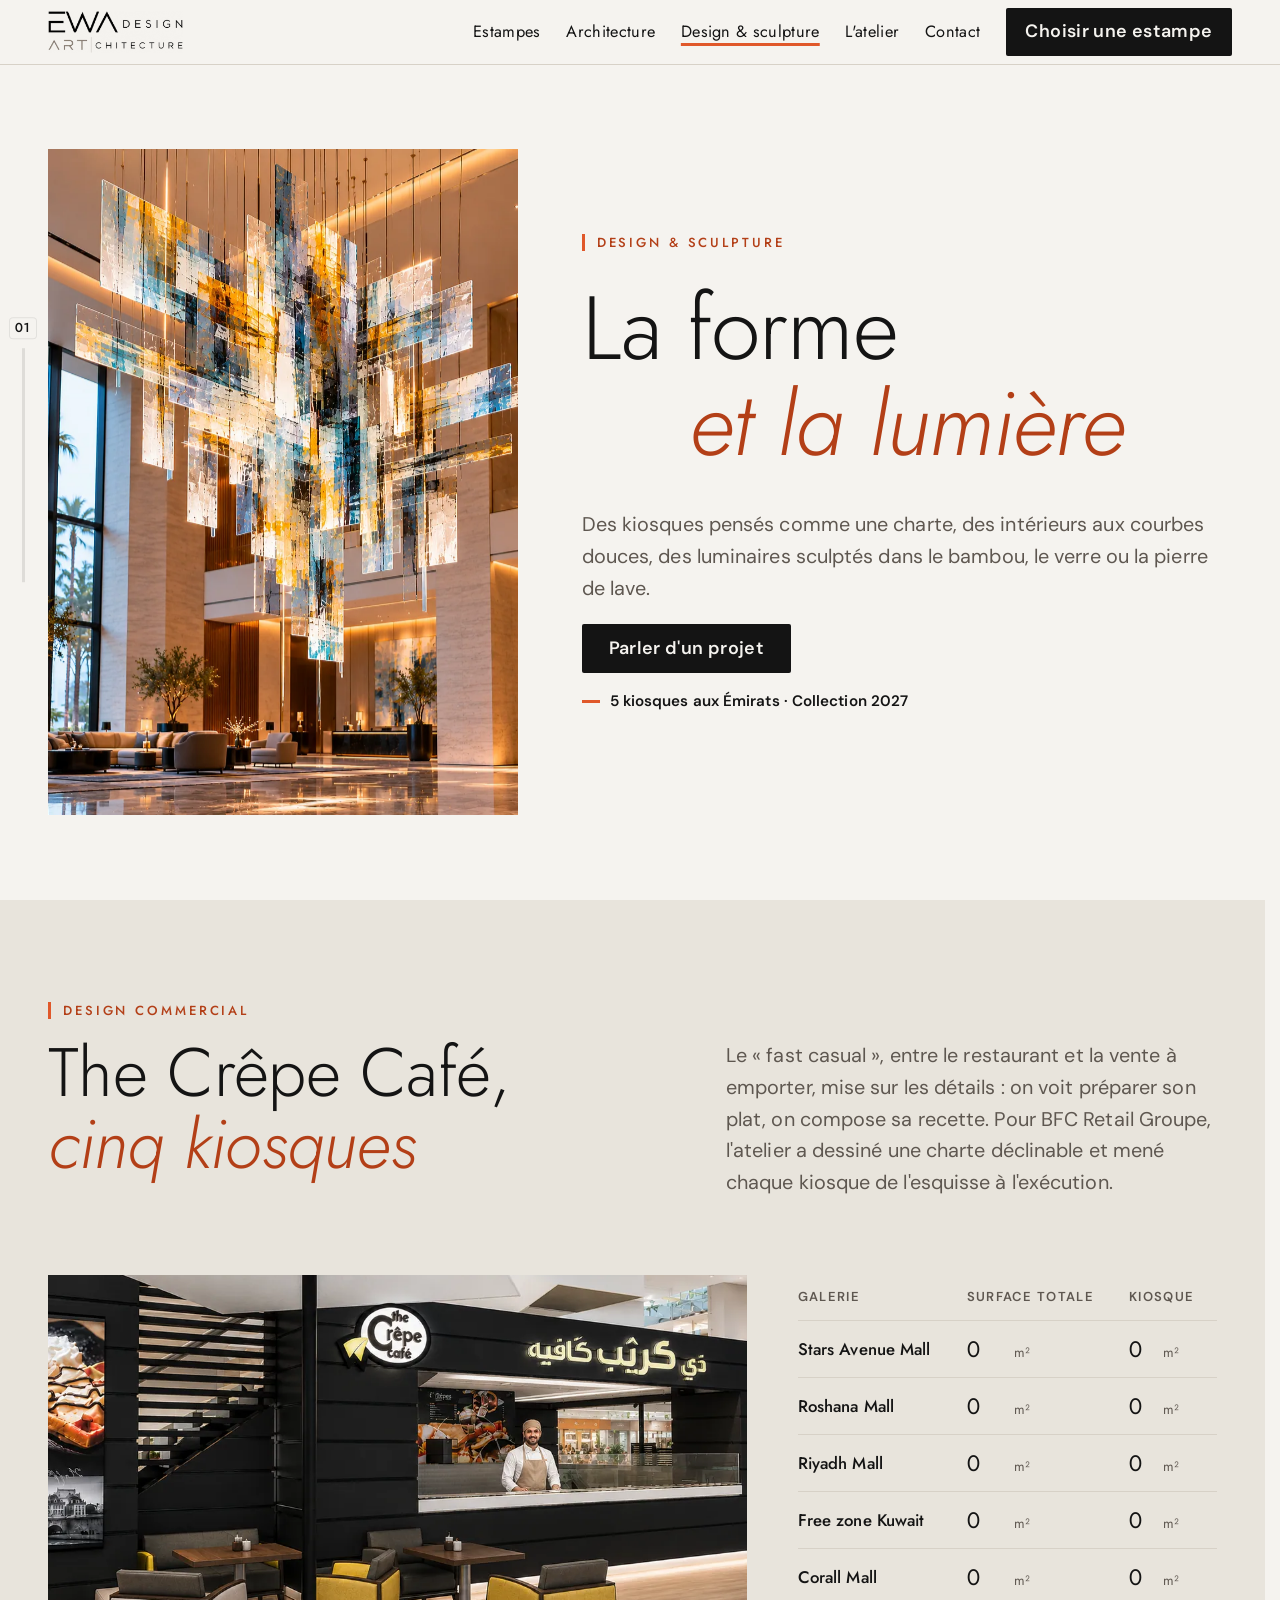
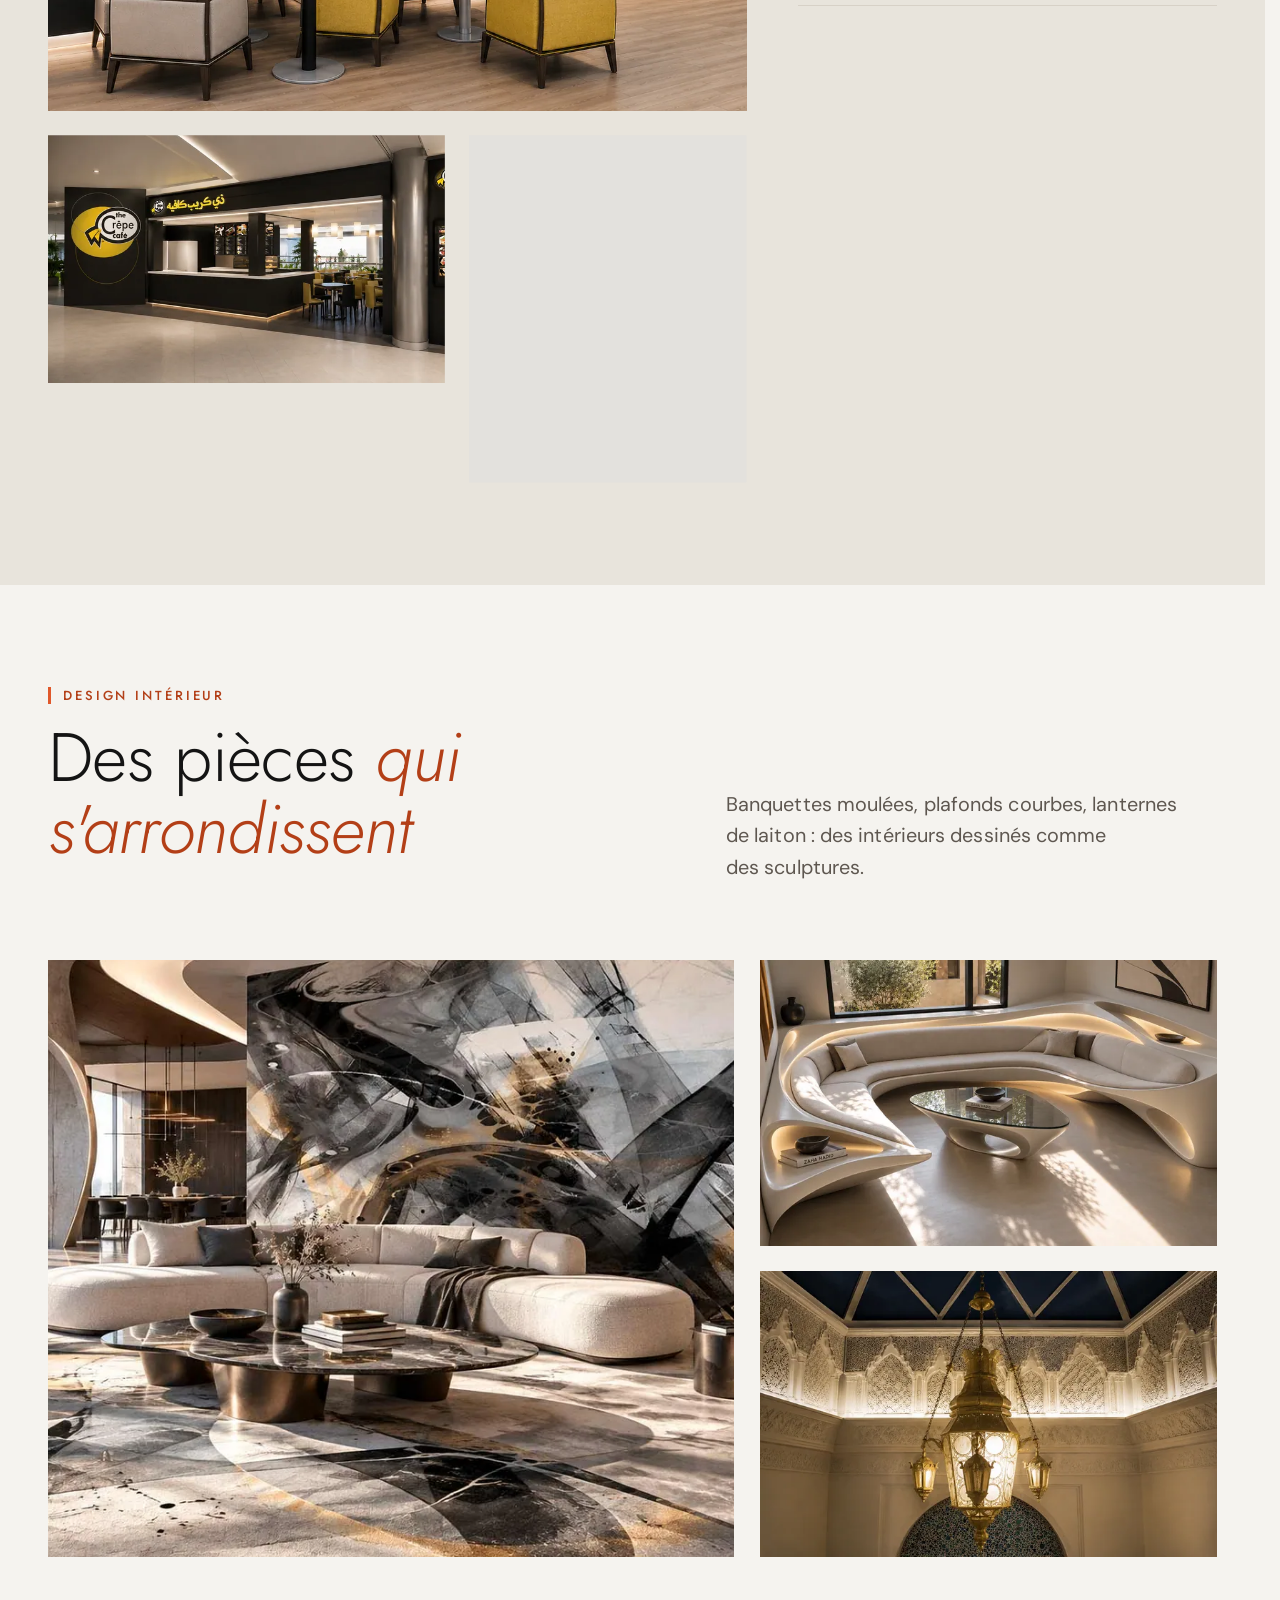
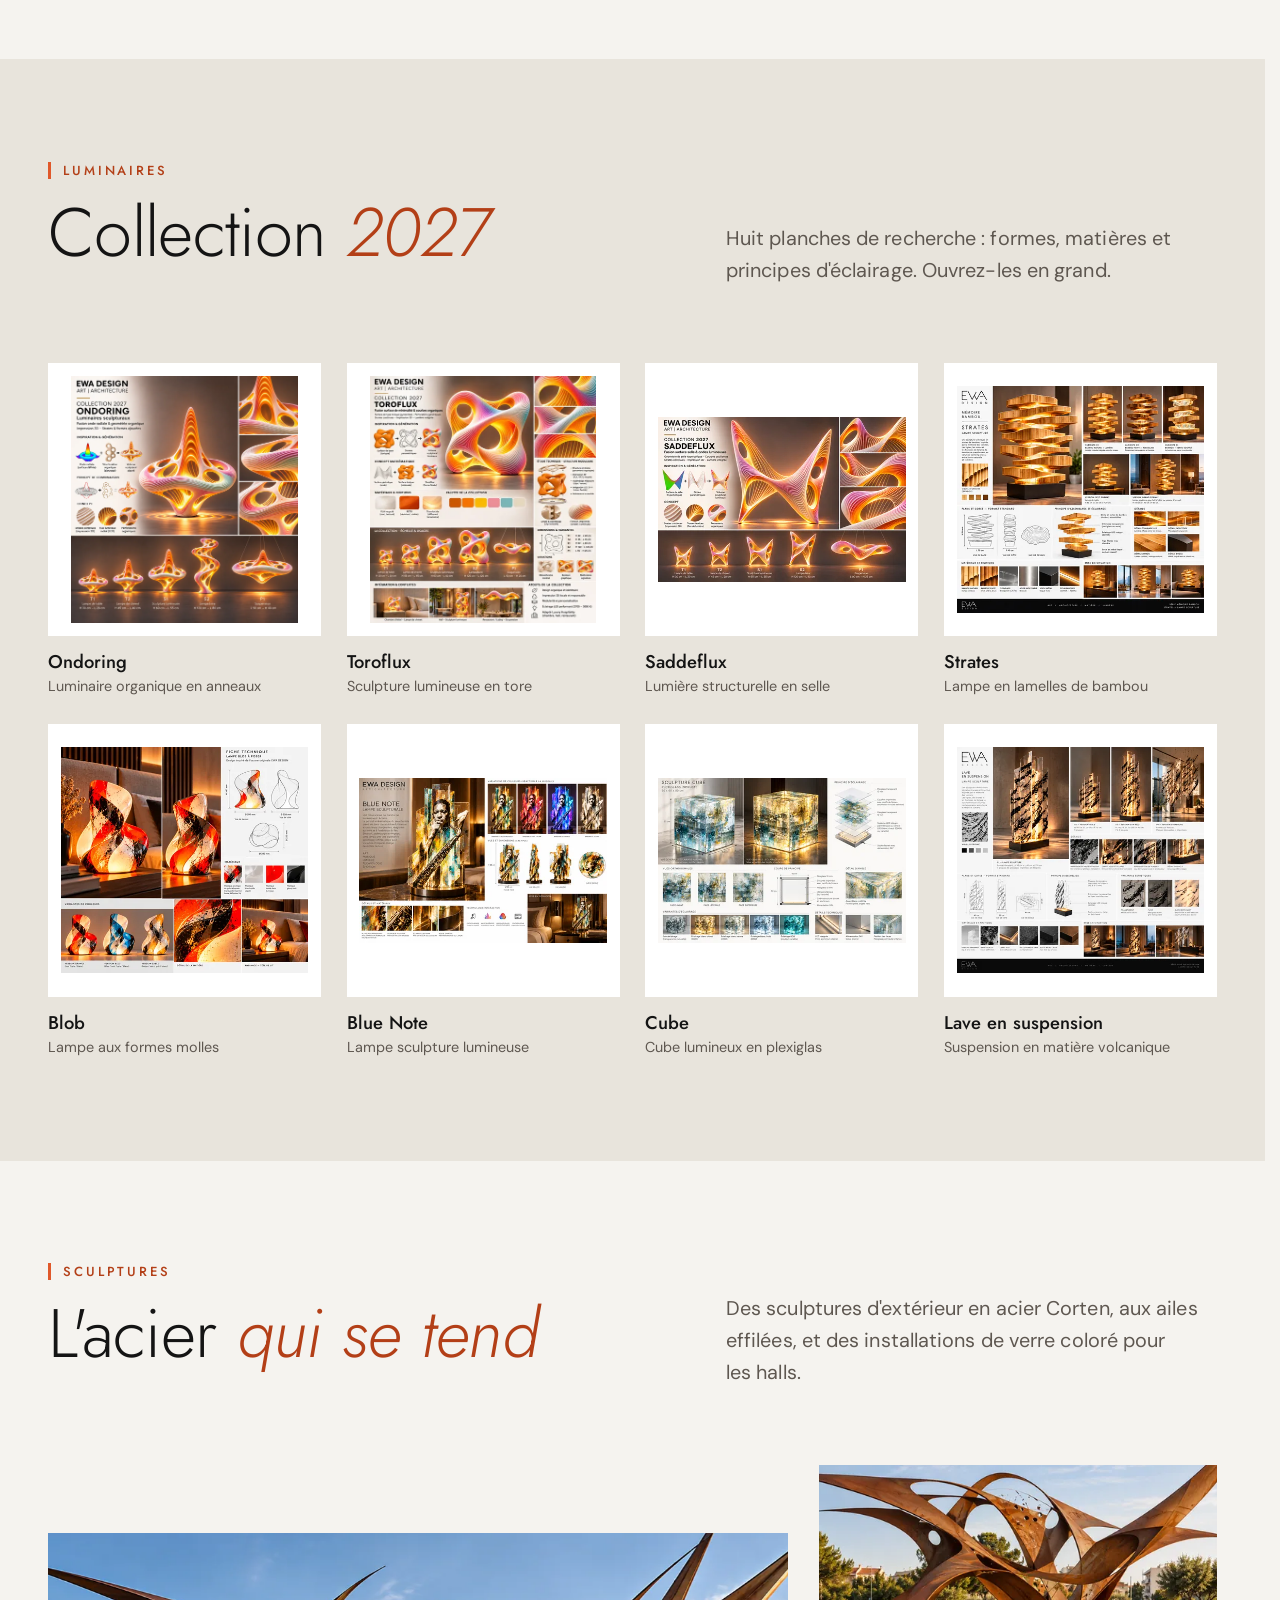
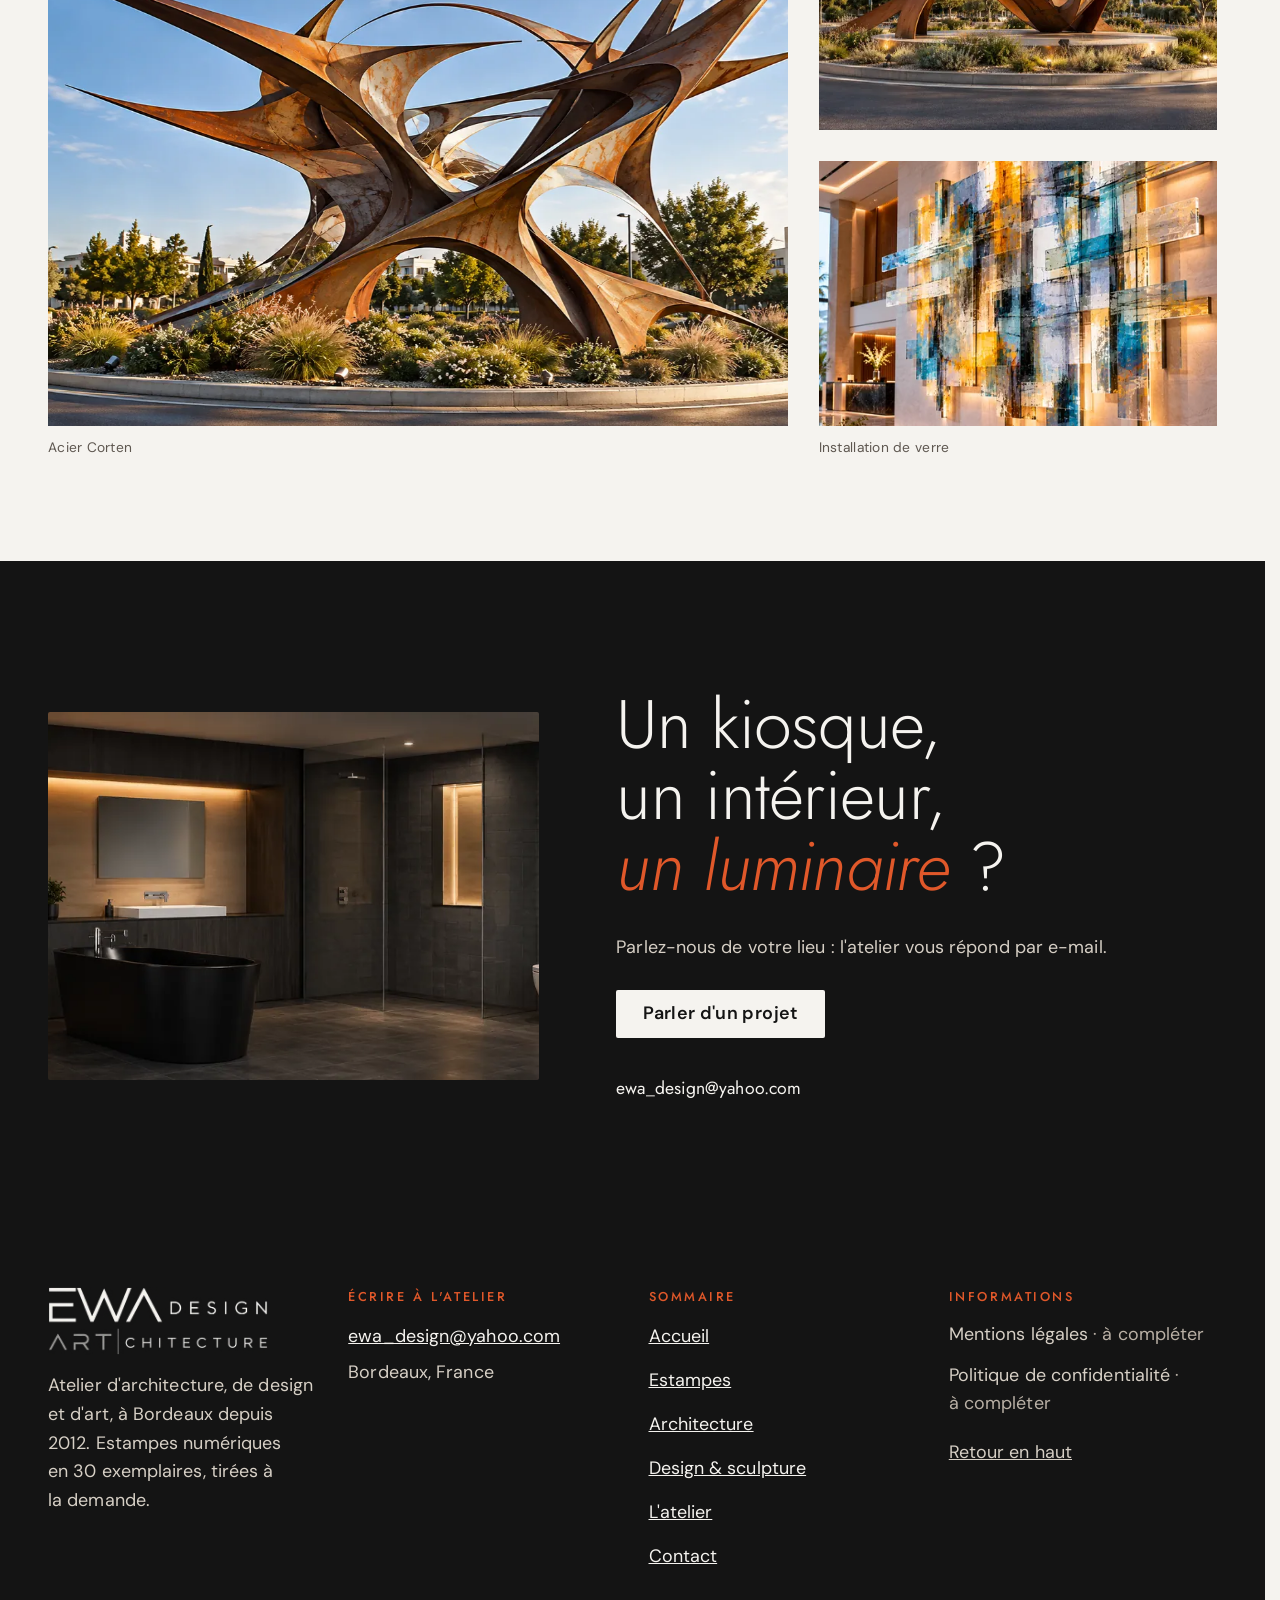
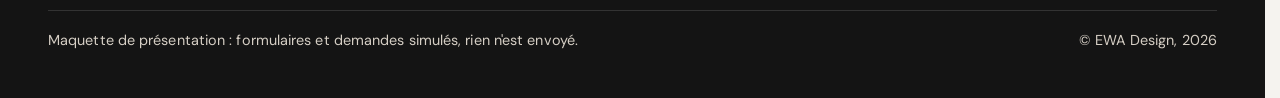
<file: design-sculpture.html>
<!doctype html>
<html lang="fr" data-v="2" data-curseur>
<head>
<meta charset="utf-8">
<meta name="viewport" content="width=device-width, initial-scale=1, viewport-fit=cover">
<title>Design et sculpture : kiosques, intérieurs, luminaires, EWA Design</title>
<meta name="description" content="Charte design de kiosques aux Émirats, intérieurs organiques, luminaires de la Collection 2027 et sculptures en acier Corten.">
<meta name="robots" content="noindex, nofollow">
<link rel="canonical" href="https://ewa-design-maquette.vercel.app/design-sculpture">
<style>:root{--fond:#f5f3ef;--texte:#141414;--voile-fond:#141414;--ouverture-fond:#f5f3ef;--menu-fond:#141414}:root { --entete-h: 72px; --barres-h: 0px; } html { background: var(--fond); color: var(--texte); scrollbar-gutter: stable; } body { margin: 0; background: var(--fond); } html.js:not(.secours):not([data-arrivee="retour"]) [data-anime] { opacity: 0; } html.js:not(.secours):not([data-arrivee="retour"]) [data-anime].vu { opacity: 1; } [data-voile] { position: fixed; inset: 0; z-index: 900; background: var(--voile-fond); transform: translateY(100%); visibility: hidden; pointer-events: none; } html[data-arrivee="voile"]:not(.voile-leve):not(.secours) [data-voile] { transform: none; visibility: visible; } html.secours [data-voile] { visibility: hidden !important; } .ouverture-panneau { position: fixed; inset: 0; z-index: 850; display: none; place-content: center; justify-items: center; background: var(--ouverture-fond, var(--voile-fond)); color: var(--fond); text-align: center; } html.js[data-arrivee="intro"]:not(.secours):not(.intro-finie) .ouverture-panneau { display: grid; } html.defilement-bloque, html.defilement-bloque body, html.js[data-arrivee="intro"]:not(.secours):not(.intro-finie), html.js[data-arrivee="intro"]:not(.secours):not(.intro-finie) body, html[data-arrivee="voile"]:not(.voile-leve):not(.secours), html[data-arrivee="voile"]:not(.voile-leve):not(.secours) body { overflow: hidden; } html.js[data-arrivee="intro"]:not(.secours):not(.intro-finie) { background-color: var(--ouverture-fond, var(--voile-fond)); } html[data-arrivee="voile"]:not(.voile-leve):not(.secours) { background-color: var(--voile-fond); }</style>
<script>(function () {
var d = document.documentElement, ss = null, ls = null;
try { ss = window.sessionStorage; ls = window.localStorage; } catch (e) {}
d.classList.add('js');
var nav = performance.getEntriesByType ? performance.getEntriesByType('navigation')[0] : null;
var type = nav ? nav.type : 'navigate';
var depart = null;
try { depart = JSON.parse(ss.getItem('socle:depart') || 'null'); ss.removeItem('socle:depart'); } catch (e) {}
if (depart && !(Date.now() - depart.t < 15000)) depart = null;
var mode = type === 'back_forward' ? 'retour' : type === 'reload' ? 'intro' : depart ? 'voile' : 'intro';
d.setAttribute('data-arrivee', mode);
if (mode === 'voile' && depart.couleur) d.style.setProperty('--voile-fond', depart.couleur);
if (type === 'reload' && 'scrollRestoration' in history) {
history.scrollRestoration = 'manual';
}
try {
var choisie = ls && ls.getItem('socle:langue');
var langue = (d.lang || '').slice(0, 2);
if (choisie && choisie !== langue && type === 'navigate' && !depart) {
var alt = document.querySelector('link[rel="alternate"][hreflang="' + choisie + '"]');
if (alt) location.replace(new URL(alt.href).pathname + location.search + location.hash);
}
} catch (e) {}
setTimeout(function () { if (!d.classList.contains('demarre')) d.classList.add('secours'); }, 2000);
})();</script>
<link rel="preload" href="/assets/fonts/jost.woff2" as="font" type="font/woff2" crossorigin>
<link rel="preload" href="/assets/fonts/dm-sans.woff2" as="font" type="font/woff2" crossorigin>
<link rel="stylesheet" href="/assets/css/socle.css?v=2">
<link rel="stylesheet" href="/assets/css/site.css?v=2">
<link rel="modulepreload" href="/assets/js/site.js?v=2">
<link rel="modulepreload" href="/assets/js/socle/index.js?v=2">
<script src="/assets/vendor/gsap.min.js" defer></script>
<script src="/assets/vendor/ScrollTrigger.min.js" defer></script>
<script src="/assets/vendor/SplitText.min.js" defer></script>
<script type="module" src="/assets/js/site.js?v=2"></script>
<meta name="theme-color" content="#f5f3ef">
<link rel="icon" href="/assets/images/favicon.png" type="image/png">
<link rel="apple-touch-icon" href="/assets/images/apple-touch-icon.png">
<meta property="og:type" content="website">
<meta property="og:site_name" content="EWA Design">
<meta property="og:locale" content="fr_FR">
<meta property="og:title" content="Design et sculpture : kiosques, intérieurs, luminaires, EWA Design">
<meta property="og:description" content="Charte design de kiosques aux Émirats, intérieurs organiques, luminaires de la Collection 2027 et sculptures en acier Corten.">
<meta property="og:url" content="https://ewa-design-maquette.vercel.app/design-sculpture">
<meta property="og:image" content="https://ewa-design-maquette.vercel.app/assets/partage/design-sculpture-fr.jpg">
<meta property="og:image:width" content="1200">
<meta property="og:image:height" content="630">
<meta property="og:image:alt" content="Design et sculpture EWA Design : un lustre de verre coloré">
<meta name="twitter:card" content="summary_large_image">
<script type="application/ld+json">{"@context":"https://schema.org","@type":"Organization","name":"EWA Design","alternateName":"Eco Workshop Art","url":"https://ewa-design-maquette.vercel.app/","email":"ewa_design@yahoo.com","foundingDate":"2012","address":{"@type":"PostalAddress","addressLocality":"Bordeaux","addressCountry":"FR"},"description":"Atelier bordelais d'architecture, de design, d'art et de sculpture : estampes numériques en édition limitée à 30 exemplaires, tirées à la demande."}</script>
</head>
<body id="haut">
<div data-voile data-forme="barre" aria-hidden="true"><span class="voile-barre"></span><div class="voile-contenu"><img src="/assets/images/logo-clair-480.webp" alt="" width="480" height="149"><span data-voile-libelle>Design &amp; sculpture</span></div></div>
<div class="ouverture-panneau" data-ouverture aria-hidden="true">
  <p class="ouv-ewa">EWA <span>design</span></p>
  <p class="ouv-mots"><span class="ouv-mot ouv-art">Art</span><span class="ouv-barre" data-ouverture-objet></span><span class="ouv-mot ouv-chi">chitecture</span></p>
</div>
<a class="evitement" href="#contenu">Aller au contenu</a>
<header data-entete>
  <div class="entete-rangee">
    <a class="entete-logo" href="/" aria-label="EWA Design, accueil" data-libelle="Accueil">
      <img src="/assets/images/logo-480.webp" alt="" width="480" height="149">
    </a>
    <nav data-nav aria-label="Navigation principale">
      <ul><li><a href="/estampes" data-libelle="Estampes">Estampes</a></li><li><a href="/architecture" data-libelle="Architecture">Architecture</a></li><li><a href="/design-sculpture" data-libelle="Design &amp; sculpture" aria-current="page">Design &amp; sculpture</a></li><li><a href="/atelier" data-libelle="L&#39;atelier">L&#39;atelier</a></li><li><a href="/contact" data-libelle="Contact">Contact</a></li></ul>
    </nav>
    <div class="entete-actions">
      <a class="bouton" href="/estampes#catalogue" data-libelle="Estampes">Choisir une estampe</a>
      <button type="button" data-menu-bouton aria-controls="menu" aria-expanded="false" data-libelle-ouvrir="Menu" data-libelle-fermer="Fermer"><span data-libelle-bouton>Menu</span></button>
      <a class="menu-sansjs" href="#menu" data-menu-lien>Menu</a>
    </div>
  </div>
</header>
<script>/* Avant le premier affichage : rangées de la navigation (même règle que ajusterNav dans assets/js/socle/entete.js)
   et hauteur réelle de l'en-tête, pour que rien ne saute quand le JavaScript du site prend la main. */
(function () {
  var h = document.documentElement, u = document.querySelector('[data-nav] ul'), e = document.querySelector('[data-entete]');
  if (u) {
    var deborde = function () { return u.scrollWidth > u.clientWidth + 1; }, c = deborde();
    if (c && window.matchMedia('(min-width: 900px)').matches) {
      h.classList.add('nav-deux-rangees'); c = deborde();
      if (c) { h.classList.add('nav-deux-lignes'); var a = u.querySelector('a'); c = !a || u.getBoundingClientRect().height > a.getBoundingClientRect().height * 2.5; }
      if (c) h.classList.remove('nav-deux-rangees', 'nav-deux-lignes');
    }
    if (c) h.classList.add('nav-compacte');
  }
  if (e) h.style.setProperty('--entete-h', Math.round(e.getBoundingClientRect().height) + 'px');
})();</script>
<span id="menu-ferme" aria-hidden="true"></span>
<div id="menu" data-menu role="dialog" aria-modal="true" aria-label="Menu">
  <p class="menu-sansjs-fermer"><a href="#menu-ferme">Fermer</a></p>
  <ul><li style="--i:0"><a href="/" class="menu-lien" data-libelle="Accueil">Accueil</a></li><li style="--i:1"><a href="/estampes" class="menu-lien" data-libelle="Estampes">Estampes</a></li><li style="--i:2"><a href="/architecture" class="menu-lien" data-libelle="Architecture">Architecture</a></li><li style="--i:3"><a href="/design-sculpture" class="menu-lien" data-libelle="Design &amp; sculpture" aria-current="page">Design &amp; sculpture</a></li><li style="--i:4"><a href="/atelier" class="menu-lien" data-libelle="L&#39;atelier">L&#39;atelier</a></li><li style="--i:5"><a href="/contact" class="menu-lien" data-libelle="Contact">Contact</a></li></ul>
  <p class="menu-contact"><a class="bouton" href="/estampes#catalogue" data-libelle="Estampes">Choisir une estampe</a><span class="menu-email">ewa_design@yahoo.com</span></p>
</div>
<main id="contenu" tabindex="-1">
<div class="fil" data-grille="fil" aria-hidden="true"><span class="fil-n" data-fil-n>01</span><span class="fil-trait"><span class="fil-plein" data-fil-plein></span></span></div>
<section class="ouv-portrait ecran" id="debut">
  <figure class="media portrait-media ouv-media-rideau" data-iris-centre data-effet="portrait" style="--cadrage:50% 45%">
  <picture>
    <img src="/assets/images/lustre-verre-1280.webp" srcset="/assets/images/lustre-verre-480.webp 480w, /assets/images/lustre-verre-960.webp 960w, /assets/images/lustre-verre-1280.webp 1280w" sizes="(max-width: 760px) 80vw, 40vw" alt="Lustre de plaques de verre colorées suspendu dans un hall" width="1280" height="1600" fetchpriority="high" loading="eager" decoding="async">
  </picture>
</figure>
  <div>
    <p class="surtitre ouv-entree">Design &amp; sculpture</p>
    <h1 data-grille="typo"><span class="t-masque l"><span class="t-mot">La forme</span></span><span class="t-masque l"><span class="t-mot">et la lumière</span></span></h1>
    <p class="chapeau ouv-entree masque-ecran-bas">Des kiosques pensés comme une charte, des intérieurs aux courbes douces, des luminaires sculptés dans le bambou, le verre ou la pierre de lave.</p>
    <p class="split-actions ouv-entree"><a href="/contact?sujet=design#demande" class="bouton" data-libelle="Contact" data-action-principale data-survol="magnetique">Parler d&#39;un projet</a></p>
    <p class="ouv-entree"><span class="split-info" data-info-cle>5 kiosques aux Émirats · Collection 2027</span></p>
  </div>
</section>
<section class="section section--pierre" id="commercial">
  <div class="conteneur">
    <div class="tete-section">
      <div>
        <p class="surtitre">Design commercial</p>
        <h2 class="titre-section" data-anime="lignes">The Crêpe Café, <em>cinq kiosques</em></h2>
      </div>
      <p class="chapeau" data-anime>Le « fast casual », entre le restaurant et la vente à emporter, mise sur les détails : on voit préparer son plat, on compose sa recette. Pour BFC Retail Groupe, l&#39;atelier a dessiné une charte déclinable et mené chaque kiosque de l&#39;esquisse à l&#39;exécution.</p>
    </div>
    <div class="kiosques-grille">
      <div>
        <figure class="media kiosque-grand" data-fx="parallaxe" style="--cadrage:50% 50%">
  <picture>
    <img src="/assets/images/kiosque-1-1280.webp" srcset="/assets/images/kiosque-1-640.webp 640w, /assets/images/kiosque-1-1280.webp 1280w, /assets/images/kiosque-1-1600.webp 1600w" sizes="(max-width: 860px) 100vw, 60vw" alt="Kiosque The Crêpe Café en noir et jaune dans une galerie marchande" width="1280" height="800" loading="lazy" decoding="async">
  </picture>
</figure>
        <div class="kiosque-paire">
          <figure class="media " data-anime="rideau" style="--cadrage:50% 50%">
  <picture>
    <img src="/assets/images/kiosque-2-1280.webp" srcset="/assets/images/kiosque-2-640.webp 640w, /assets/images/kiosque-2-1280.webp 1280w" sizes="(max-width: 860px) 60vw, 35vw" alt="Comptoir du kiosque The Crêpe Café et sa zone de consommation" width="1280" height="800" loading="lazy" decoding="async">
  </picture>
</figure>
          <figure class="media " data-anime="rideau" style="--cadrage:50% 50%">
  <picture>
    <img src="/assets/images/kiosque-3-960.webp" srcset="/assets/images/kiosque-3-480.webp 480w, /assets/images/kiosque-3-960.webp 960w" sizes="(max-width: 860px) 40vw, 22vw" alt="Vue plongeante sur la cuisine et le comptoir d&#39;un kiosque" width="960" height="1201" loading="lazy" decoding="async">
  </picture>
</figure>
        </div>
      </div>
      <table class="kiosques-table" data-anime>
        <thead><tr><th scope="col">Galerie</th><th scope="col">Surface totale</th><th scope="col">Kiosque</th></tr></thead>
        <tbody><tr><th scope="row">Stars Avenue Mall</th><td><span data-compteur="170">170</span> <small>m²</small></td><td><span data-compteur="45">45</span> <small>m²</small></td></tr><tr><th scope="row">Roshana Mall</th><td><span data-compteur="250">250</span> <small>m²</small></td><td><span data-compteur="45">45</span> <small>m²</small></td></tr><tr><th scope="row">Riyadh Mall</th><td><span data-compteur="110">110</span> <small>m²</small></td><td><span data-compteur="35">35</span> <small>m²</small></td></tr><tr><th scope="row">Free zone Kuwait</th><td><span data-compteur="280">280</span> <small>m²</small></td><td><span data-compteur="50">50</span> <small>m²</small></td></tr><tr><th scope="row">Corall Mall</th><td><span data-compteur="185">185</span> <small>m²</small></td><td><span data-compteur="55">55</span> <small>m²</small></td></tr></tbody>
      </table>
    </div>
  </div>
</section>
<section class="section" id="interieur">
  <div class="conteneur">
    <div class="tete-section">
      <div>
        <p class="surtitre">Design intérieur</p>
        <h2 class="titre-section" data-anime="lignes">Des pièces <em>qui s'arrondissent</em></h2>
      </div>
      <p class="chapeau" data-anime>Banquettes moulées, plafonds courbes, lanternes de laiton : des intérieurs dessinés comme des sculptures.</p>
    </div>
    <div class="interieurs">
      <figure class="media " data-fx="parallaxe" style="--cadrage:50% 50%">
  <picture>
    <img src="/assets/images/interieur-salon-1280.webp" srcset="/assets/images/interieur-salon-640.webp 640w, /assets/images/interieur-salon-1280.webp 1280w, /assets/images/interieur-salon-1536.webp 1536w" sizes="(max-width: 760px) 100vw, 60vw" alt="Salon aux formes organiques sous un grand plafond courbe" width="1280" height="800" loading="lazy" decoding="async">
  </picture>
</figure>
      <figure class="media " data-fx="vitesse" style="--cadrage:50% 50%">
  <picture>
    <img src="/assets/images/interieur-banquette-1280.webp" srcset="/assets/images/interieur-banquette-640.webp 640w, /assets/images/interieur-banquette-1280.webp 1280w" sizes="(max-width: 760px) 100vw, 40vw" alt="Banquette blanche organique éclairée par le bas" width="1280" height="800" loading="lazy" decoding="async">
  </picture>
</figure>
      <figure class="media " data-fx="vitesse" style="--cadrage:50% 50%">
  <picture>
    <img src="/assets/images/interieur-riad-1280.webp" srcset="/assets/images/interieur-riad-640.webp 640w, /assets/images/interieur-riad-1280.webp 1280w" sizes="(max-width: 760px) 100vw, 40vw" alt="Lanterne de laiton sous une coupole de plâtre sculpté" width="1280" height="800" loading="lazy" decoding="async">
  </picture>
</figure>
    </div>
  </div>
</section>
<section class="section section--pierre" id="luminaires">
  <div class="conteneur">
    <div class="tete-section">
      <div>
        <p class="surtitre">Luminaires</p>
        <h2 class="titre-section" data-anime="lignes">Collection <em>2027</em></h2>
      </div>
      <p class="chapeau" data-anime>Huit planches de recherche : formes, matières et principes d&#39;éclairage. Ouvrez-les en grand.</p>
    </div>
    <ul class="planches" data-anime="cascade">
      <li><button type="button" class="planche-bouton" data-planche data-image="/assets/images/lum-ondoring-1536.webp" data-titre="Ondoring" data-texte="Luminaire organique en anneaux" aria-haspopup="dialog" aria-label="Ouvrir la planche Ondoring">
        <figure class="media " style="--cadrage:50% 50%">
  <picture>
    <img src="/assets/images/lum-ondoring-1536.webp" srcset="/assets/images/lum-ondoring-480.webp 480w, /assets/images/lum-ondoring-960.webp 960w, /assets/images/lum-ondoring-1536.webp 1536w" sizes="(max-width: 860px) 50vw, 25vw" alt="" width="1536" height="1681" loading="lazy" decoding="async">
  </picture>
</figure>
        <b>Ondoring</b><span>Luminaire organique en anneaux</span>
      </button></li><li><button type="button" class="planche-bouton" data-planche data-image="/assets/images/lum-toroflux-1536.webp" data-titre="Toroflux" data-texte="Sculpture lumineuse en tore" aria-haspopup="dialog" aria-label="Ouvrir la planche Toroflux">
        <figure class="media " style="--cadrage:50% 50%">
  <picture>
    <img src="/assets/images/lum-toroflux-1536.webp" srcset="/assets/images/lum-toroflux-480.webp 480w, /assets/images/lum-toroflux-960.webp 960w, /assets/images/lum-toroflux-1536.webp 1536w" sizes="(max-width: 860px) 50vw, 25vw" alt="" width="1536" height="1681" loading="lazy" decoding="async">
  </picture>
</figure>
        <b>Toroflux</b><span>Sculpture lumineuse en tore</span>
      </button></li><li><button type="button" class="planche-bouton" data-planche data-image="/assets/images/lum-saddeflux-1536.webp" data-titre="Saddeflux" data-texte="Lumière structurelle en selle" aria-haspopup="dialog" aria-label="Ouvrir la planche Saddeflux">
        <figure class="media " style="--cadrage:50% 50%">
  <picture>
    <img src="/assets/images/lum-saddeflux-1536.webp" srcset="/assets/images/lum-saddeflux-480.webp 480w, /assets/images/lum-saddeflux-960.webp 960w, /assets/images/lum-saddeflux-1536.webp 1536w" sizes="(max-width: 860px) 50vw, 25vw" alt="" width="1536" height="1024" loading="lazy" decoding="async">
  </picture>
</figure>
        <b>Saddeflux</b><span>Lumière structurelle en selle</span>
      </button></li><li><button type="button" class="planche-bouton" data-planche data-image="/assets/images/lum-strates-1536.webp" data-titre="Strates" data-texte="Lampe en lamelles de bambou" aria-haspopup="dialog" aria-label="Ouvrir la planche Strates">
        <figure class="media " style="--cadrage:50% 50%">
  <picture>
    <img src="/assets/images/lum-strates-1536.webp" srcset="/assets/images/lum-strates-480.webp 480w, /assets/images/lum-strates-960.webp 960w, /assets/images/lum-strates-1536.webp 1536w" sizes="(max-width: 860px) 50vw, 25vw" alt="" width="1536" height="1404" loading="lazy" decoding="async">
  </picture>
</figure>
        <b>Strates</b><span>Lampe en lamelles de bambou</span>
      </button></li><li><button type="button" class="planche-bouton" data-planche data-image="/assets/images/lum-blob-1536.webp" data-titre="Blob" data-texte="Lampe aux formes molles" aria-haspopup="dialog" aria-label="Ouvrir la planche Blob">
        <figure class="media " style="--cadrage:50% 50%">
  <picture>
    <img src="/assets/images/lum-blob-1536.webp" srcset="/assets/images/lum-blob-480.webp 480w, /assets/images/lum-blob-960.webp 960w, /assets/images/lum-blob-1536.webp 1536w" sizes="(max-width: 860px) 50vw, 25vw" alt="" width="1536" height="1404" loading="lazy" decoding="async">
  </picture>
</figure>
        <b>Blob</b><span>Lampe aux formes molles</span>
      </button></li><li><button type="button" class="planche-bouton" data-planche data-image="/assets/images/lum-blue-note-1536.webp" data-titre="Blue Note" data-texte="Lampe sculpture lumineuse" aria-haspopup="dialog" aria-label="Ouvrir la planche Blue Note">
        <figure class="media " style="--cadrage:50% 50%">
  <picture>
    <img src="/assets/images/lum-blue-note-1536.webp" srcset="/assets/images/lum-blue-note-480.webp 480w, /assets/images/lum-blue-note-960.webp 960w, /assets/images/lum-blue-note-1536.webp 1536w" sizes="(max-width: 860px) 50vw, 25vw" alt="" width="1536" height="1024" loading="lazy" decoding="async">
  </picture>
</figure>
        <b>Blue Note</b><span>Lampe sculpture lumineuse</span>
      </button></li><li><button type="button" class="planche-bouton" data-planche data-image="/assets/images/lum-cube-1536.webp" data-titre="Cube" data-texte="Cube lumineux en plexiglas" aria-haspopup="dialog" aria-label="Ouvrir la planche Cube">
        <figure class="media " style="--cadrage:50% 50%">
  <picture>
    <img src="/assets/images/lum-cube-1536.webp" srcset="/assets/images/lum-cube-480.webp 480w, /assets/images/lum-cube-960.webp 960w, /assets/images/lum-cube-1536.webp 1536w" sizes="(max-width: 860px) 50vw, 25vw" alt="" width="1536" height="1024" loading="lazy" decoding="async">
  </picture>
</figure>
        <b>Cube</b><span>Cube lumineux en plexiglas</span>
      </button></li><li><button type="button" class="planche-bouton" data-planche data-image="/assets/images/lum-lave-1536.webp" data-titre="Lave en suspension" data-texte="Suspension en matière volcanique" aria-haspopup="dialog" aria-label="Ouvrir la planche Lave en suspension">
        <figure class="media " style="--cadrage:50% 50%">
  <picture>
    <img src="/assets/images/lum-lave-1536.webp" srcset="/assets/images/lum-lave-480.webp 480w, /assets/images/lum-lave-960.webp 960w, /assets/images/lum-lave-1536.webp 1536w" sizes="(max-width: 860px) 50vw, 25vw" alt="" width="1536" height="1404" loading="lazy" decoding="async">
  </picture>
</figure>
        <b>Lave en suspension</b><span>Suspension en matière volcanique</span>
      </button></li>
    </ul>
  </div>
</section>
<div class="visionneuse" data-visionneuse role="dialog" aria-modal="true" aria-label="Visionneuse" data-recouvrement hidden>
  <div class="vis-commandes">
    <button type="button" data-vis-prec aria-label="Précédente">←</button>
    <button type="button" data-vis-suiv aria-label="Suivante">→</button>
    <button type="button" class="vis-loupe-bouton" data-vis-loupe aria-pressed="false">Loupe</button>
    <button type="button" class="vis-fermer" data-vis-fermer>Fermer</button>
  </div>
  <div class="vis-boite">
    <div class="vis-image"><img data-vis-img src="/assets/images/lum-ondoring-960.webp" alt="" width="1199" height="1312"></div>
    <div class="vis-infos"><h2 data-vis-titre tabindex="-1">Ondoring</h2><p data-vis-texte></p>
      <a class="bouton" href="/contact?sujet=design#demande" data-libelle="Contact">Parler d&#39;un projet</a></div>
  </div>
</div>
<section class="section" id="sculptures">
  <div class="conteneur">
    <div class="tete-section">
      <div>
        <p class="surtitre">Sculptures</p>
        <h2 class="titre-section" data-anime="lignes">L'acier <em>qui se tend</em></h2>
      </div>
      <p class="chapeau" data-anime>Des sculptures d&#39;extérieur en acier Corten, aux ailes effilées, et des installations de verre coloré pour les halls.</p>
    </div>
    <div class="sculptures-grille">
      <figure style="margin:0"><figure class="media sculpture-grand" data-fx="zoom" style="--cadrage:50% 50%">
  <picture>
    <img src="/assets/images/sculpture-corten-1280.webp" srcset="/assets/images/sculpture-corten-640.webp 640w, /assets/images/sculpture-corten-1280.webp 1280w, /assets/images/sculpture-corten-1536.webp 1536w" sizes="(max-width: 760px) 100vw, 62vw" alt="Sculpture d&#39;acier Corten aux ailes effilées sur un rond-point planté" width="1280" height="853" loading="lazy" decoding="async">
  </picture>
</figure><figcaption class="legende">Acier Corten</figcaption></figure>
      <div class="sculpture-col">
        <figure class="media " data-fx="parallaxe" style="--cadrage:50% 50%">
  <picture>
    <img src="/assets/images/sculpture-corten-2-1280.webp" srcset="/assets/images/sculpture-corten-2-640.webp 640w, /assets/images/sculpture-corten-2-1280.webp 1280w" sizes="(max-width: 760px) 100vw, 34vw" alt="Sculpture d&#39;acier Corten en rubans tendus" width="1280" height="853" loading="lazy" decoding="async">
  </picture>
</figure>
        <figure style="margin:0"><figure class="media " data-anime="rideau" style="--cadrage:50% 50%">
  <picture>
    <img src="/assets/images/installation-lumiere-1199.webp" srcset="/assets/images/installation-lumiere-480.webp 480w, /assets/images/installation-lumiere-960.webp 960w, /assets/images/installation-lumiere-1199.webp 1199w" sizes="(max-width: 760px) 100vw, 34vw" alt="Installation murale lumineuse de verre coloré dans un hall" width="1199" height="1199" loading="lazy" decoding="async">
  </picture>
</figure><figcaption class="legende">Installation de verre</figcaption></figure>
      </div>
    </div>
  </div>
</section>
<section class="appel" id="fin">
  <div class="conteneur appel-grille">
    <figure class="media appel-media" data-anime="rideau" style="--cadrage:50% 50%">
  <picture>
    <img src="/assets/images/interieur-sombre-1280.webp" srcset="/assets/images/interieur-sombre-640.webp 640w, /assets/images/interieur-sombre-1280.webp 1280w" sizes="(max-width: 860px) 100vw, 50vw" alt="Salle de bain sombre aux niches lumineuses et baignoire noire" width="1280" height="960" loading="lazy" decoding="async">
  </picture>
</figure>
    <div>
      <h2 class="titre-section" data-anime="lignes">Un kiosque, un intérieur, <em>un luminaire</em> ?</h2>
      <p data-anime>Parlez-nous de votre lieu : l&#39;atelier vous répond par e-mail.</p>
      <p class="appel-actions" data-anime><a href="/contact?sujet=design#demande" class="bouton" data-libelle="Contact" data-survol="magnetique">Parler d&#39;un projet</a></p>
      <span class="appel-email">ewa_design@yahoo.com</span>
    </div>
  </div>
</section>
</main>
<footer class="pied" id="pied">
  <div class="conteneur pied-grille">
    <div class="pied-marque">
      <img src="/assets/images/logo-clair-480.webp" alt="EWA Design, Art | chitecture" width="480" height="149" loading="lazy">
      <p>Atelier d&#39;architecture, de design et d&#39;art, à Bordeaux depuis 2012. Estampes numériques en 30 exemplaires, tirées à la demande.</p>
    </div>
    <div>
      <p class="pied-titre">Écrire à l&#39;atelier</p>
      <p><a class="pied-email" href="mailto:ewa_design@yahoo.com">ewa_design@yahoo.com</a><br>Bordeaux, France</p>
    </div>
    <nav aria-label="Sommaire">
      <p class="pied-titre">Sommaire</p>
      <ul><li><a href="/" data-libelle="Accueil">Accueil</a></li><li><a href="/estampes" data-libelle="Estampes">Estampes</a></li><li><a href="/architecture" data-libelle="Architecture">Architecture</a></li><li><a href="/design-sculpture" data-libelle="Design &amp; sculpture" aria-current="page">Design &amp; sculpture</a></li><li><a href="/atelier" data-libelle="L&#39;atelier">L&#39;atelier</a></li><li><a href="/contact" data-libelle="Contact">Contact</a></li></ul>
    </nav>
    <div>
      <p class="pied-titre">Informations</p>
      <ul class="pied-legal">
        <li>Mentions légales <span>· à compléter</span></li>
        <li>Politique de confidentialité <span>· à compléter</span></li>
        <li><a href="#haut" data-sans-transition>Retour en haut</a></li>
      </ul>
    </div>
  </div>
  <div class="conteneur pied-bas"><p>Maquette de présentation : formulaires et demandes simulés, rien n&#39;est envoyé.</p><p>© EWA Design, 2026</p></div>
</footer>
<div data-barre-fixe>
  <a class="bouton bouton--contour" href="/contact" data-libelle="Contact">Écrire à l&#39;atelier</a>
  <a class="bouton" href="/estampes#catalogue" data-libelle="Estampes">Choisir une estampe</a>
</div>
</body>
</html>
</file>
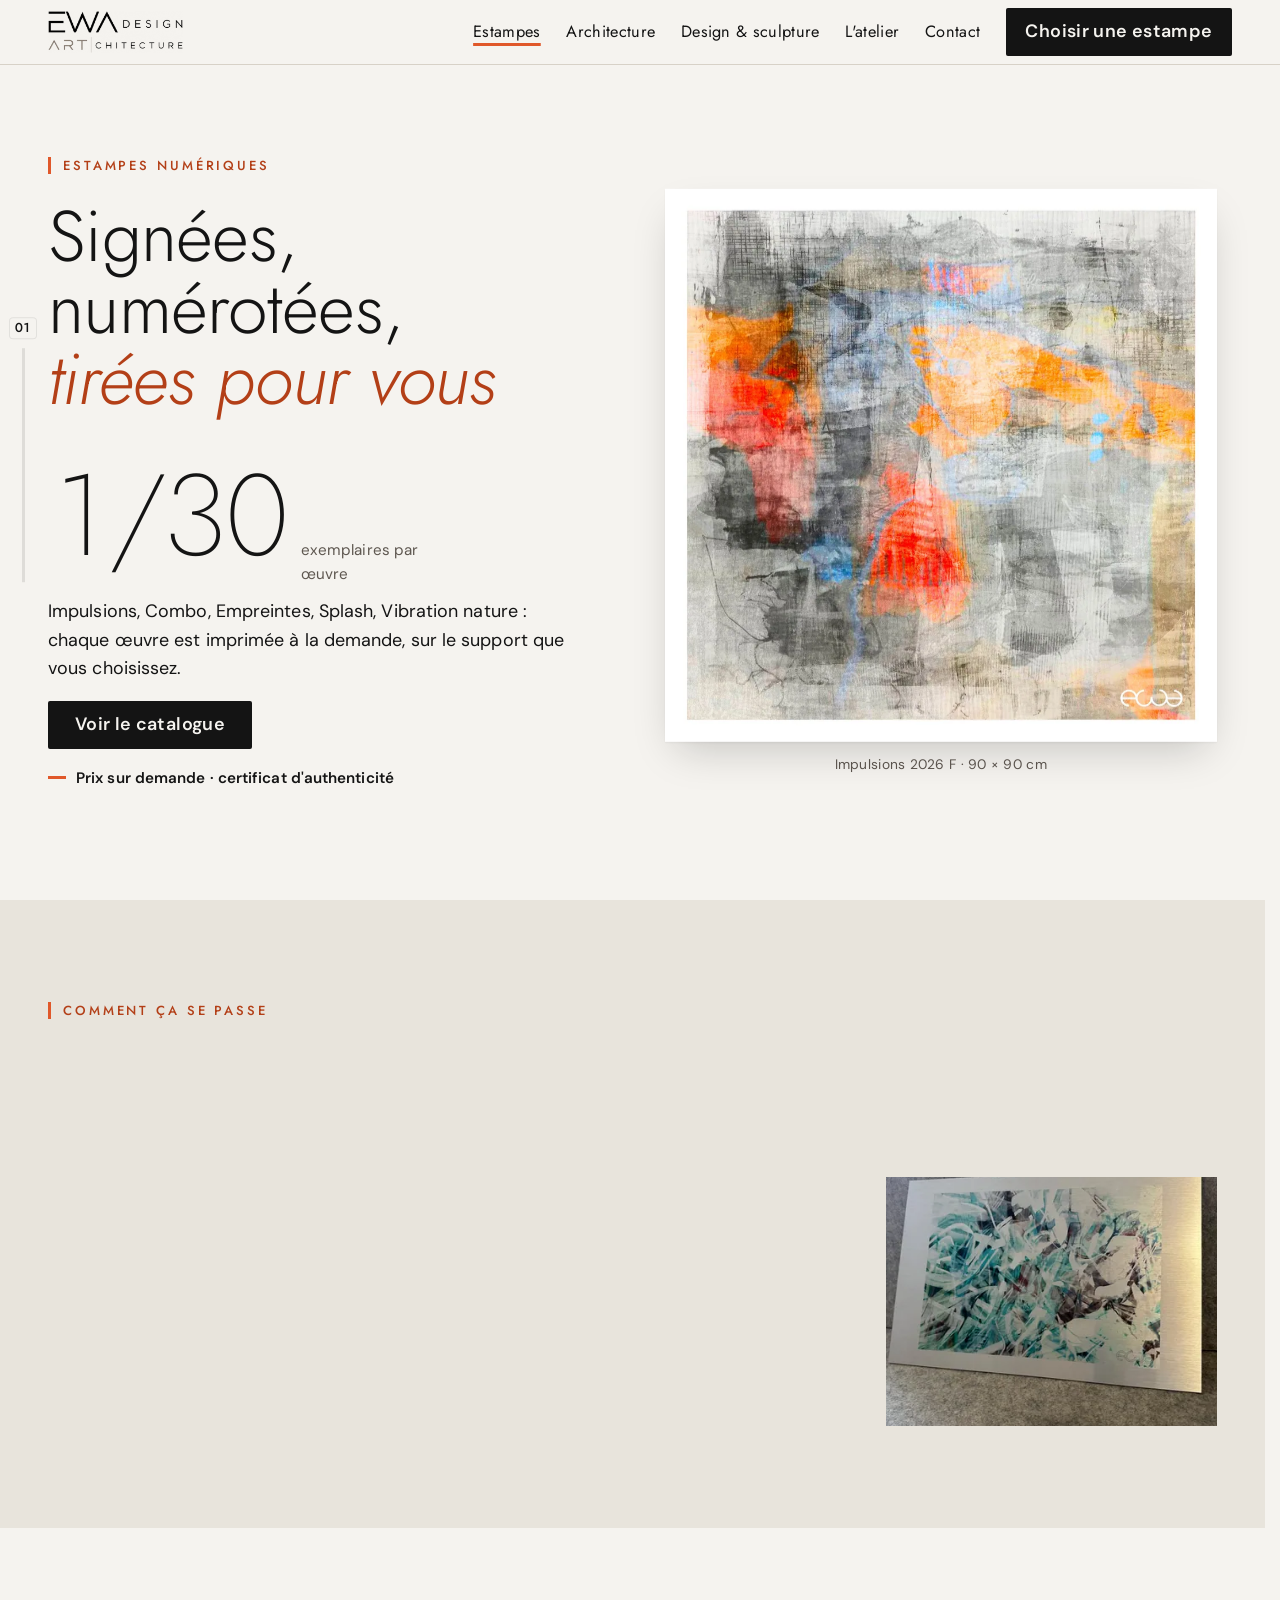
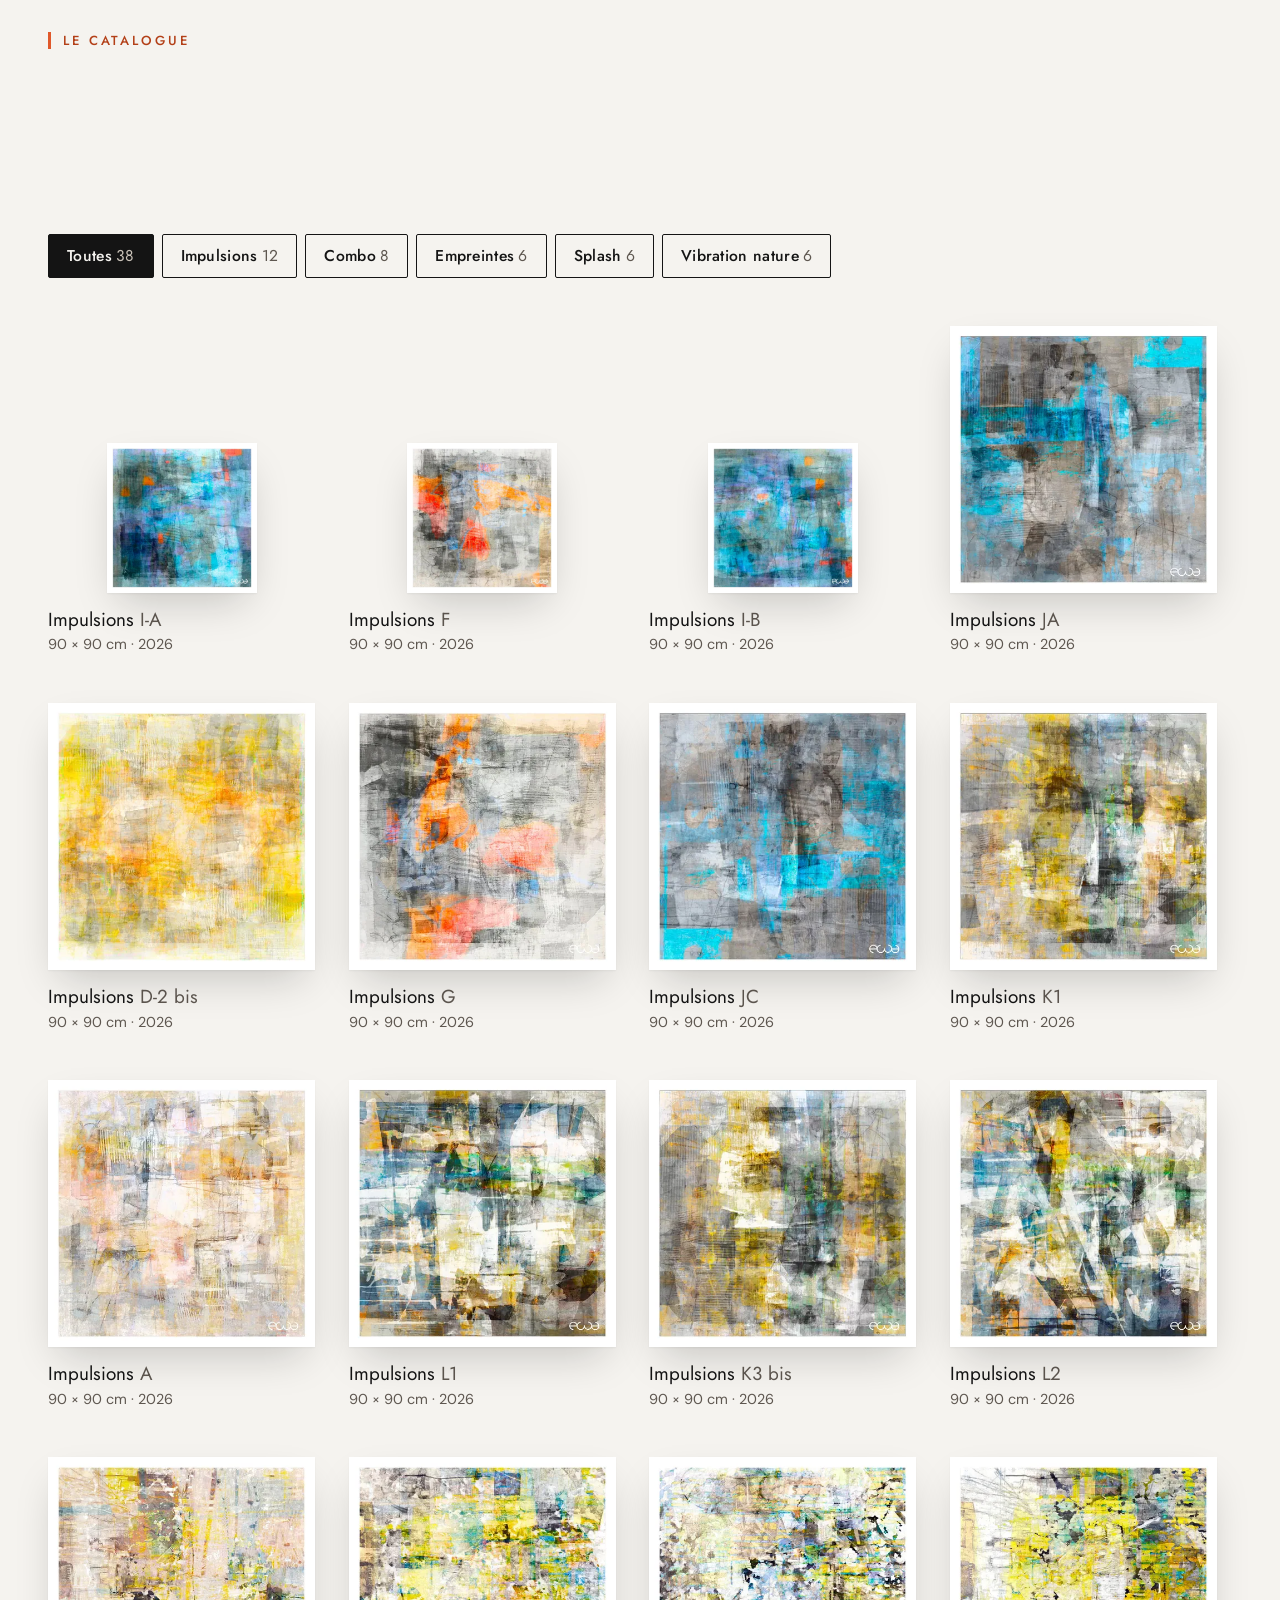
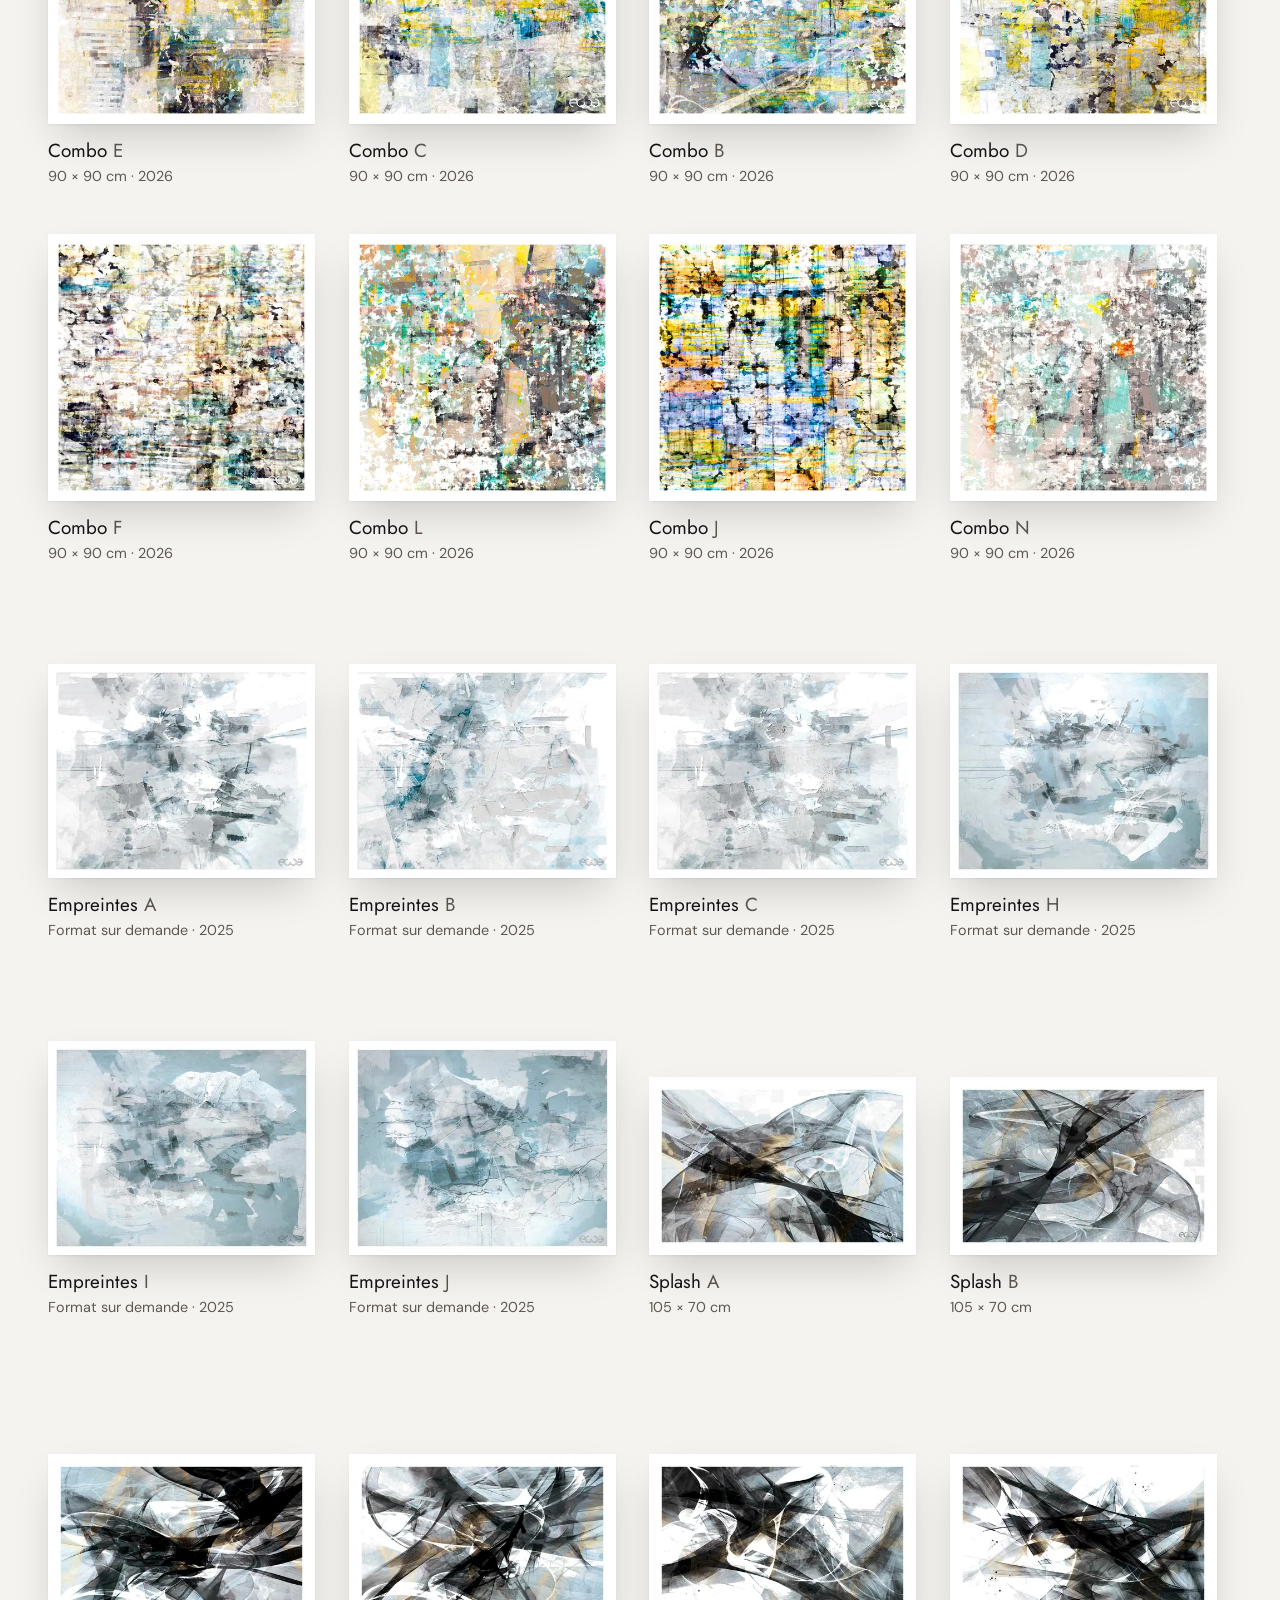
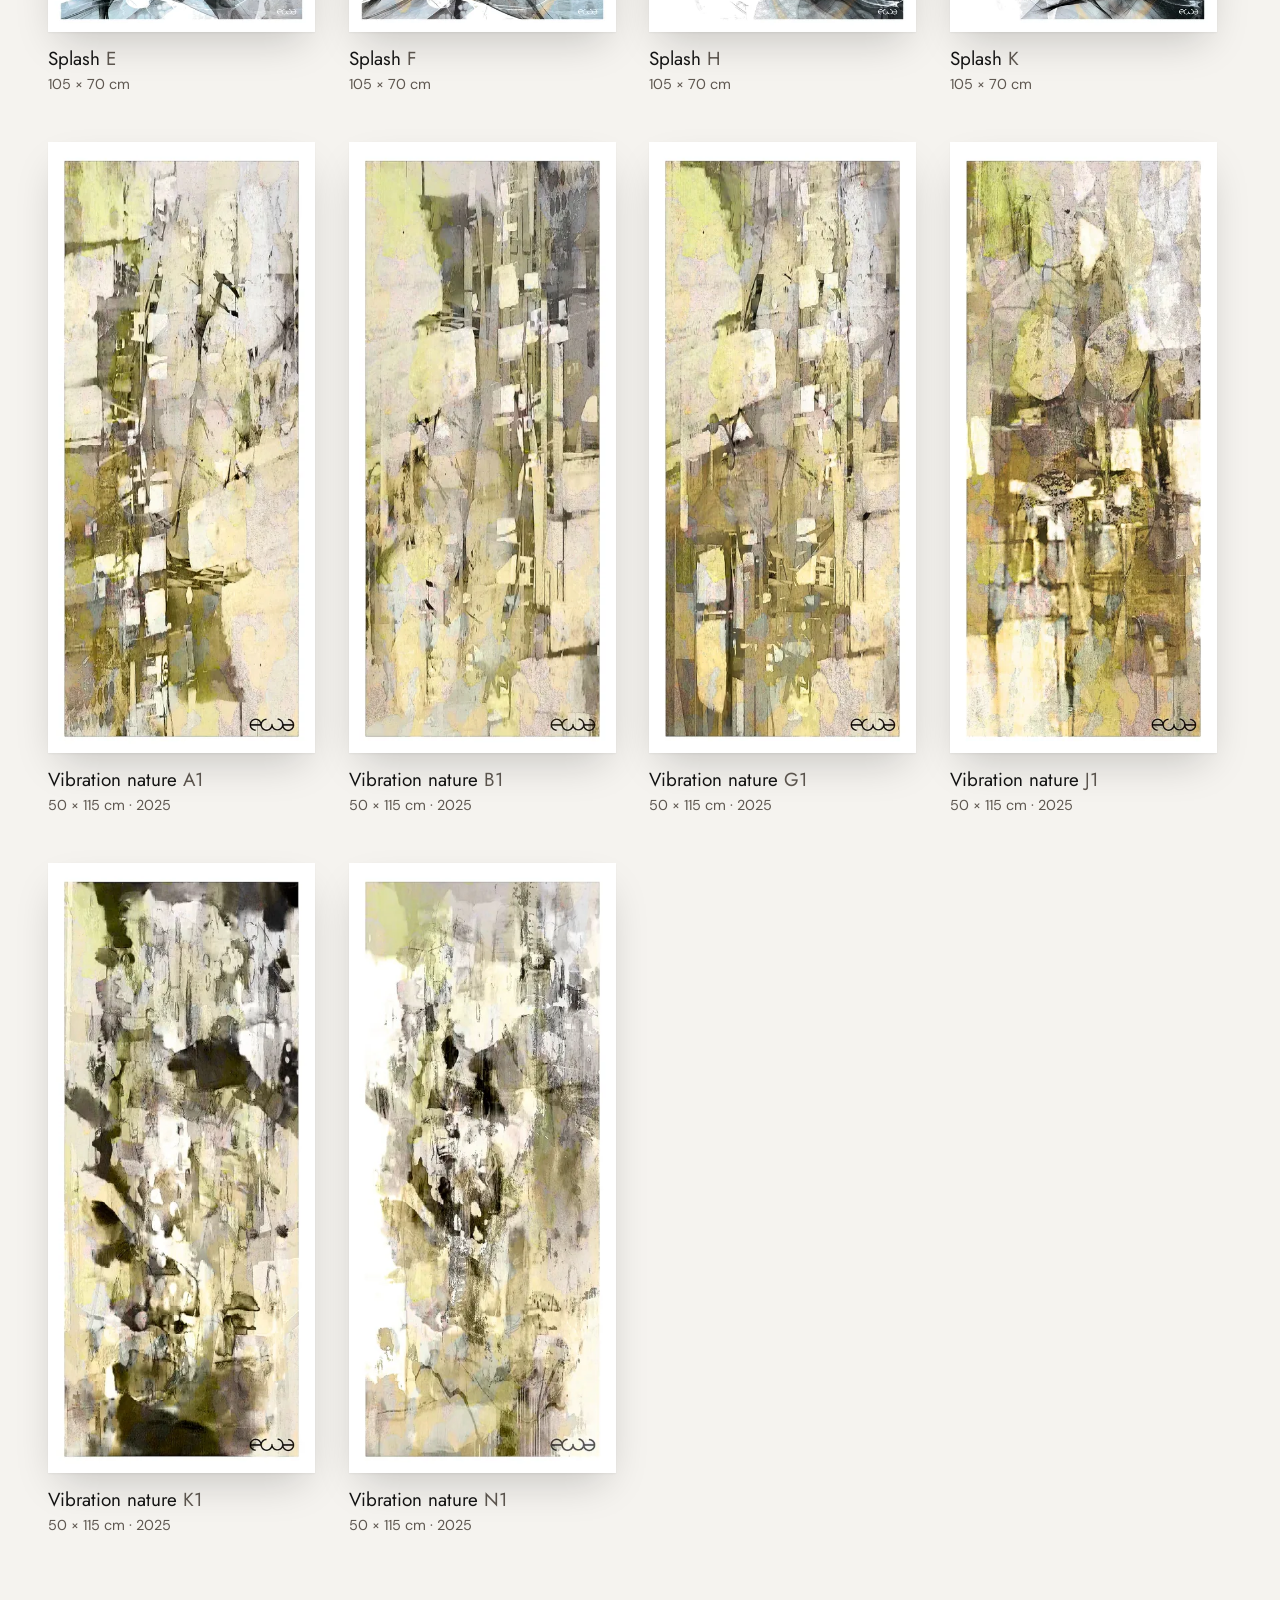
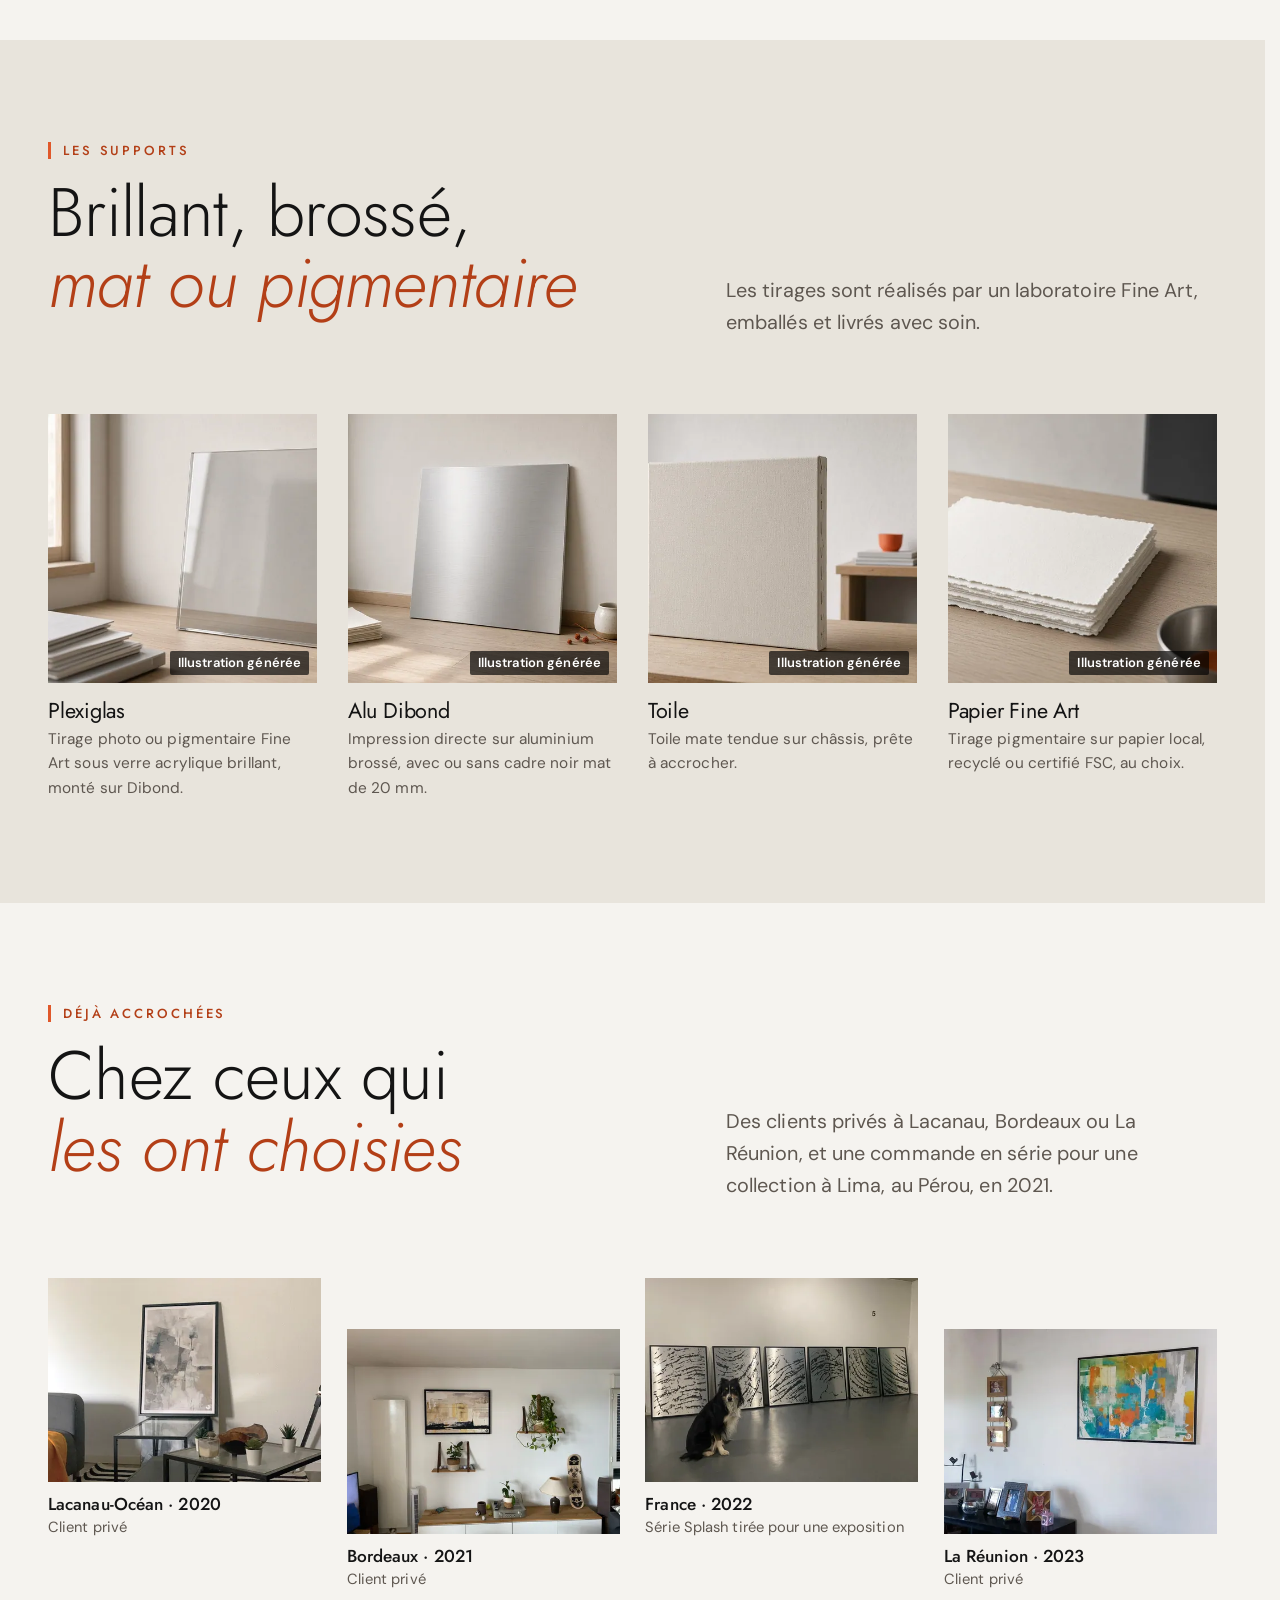
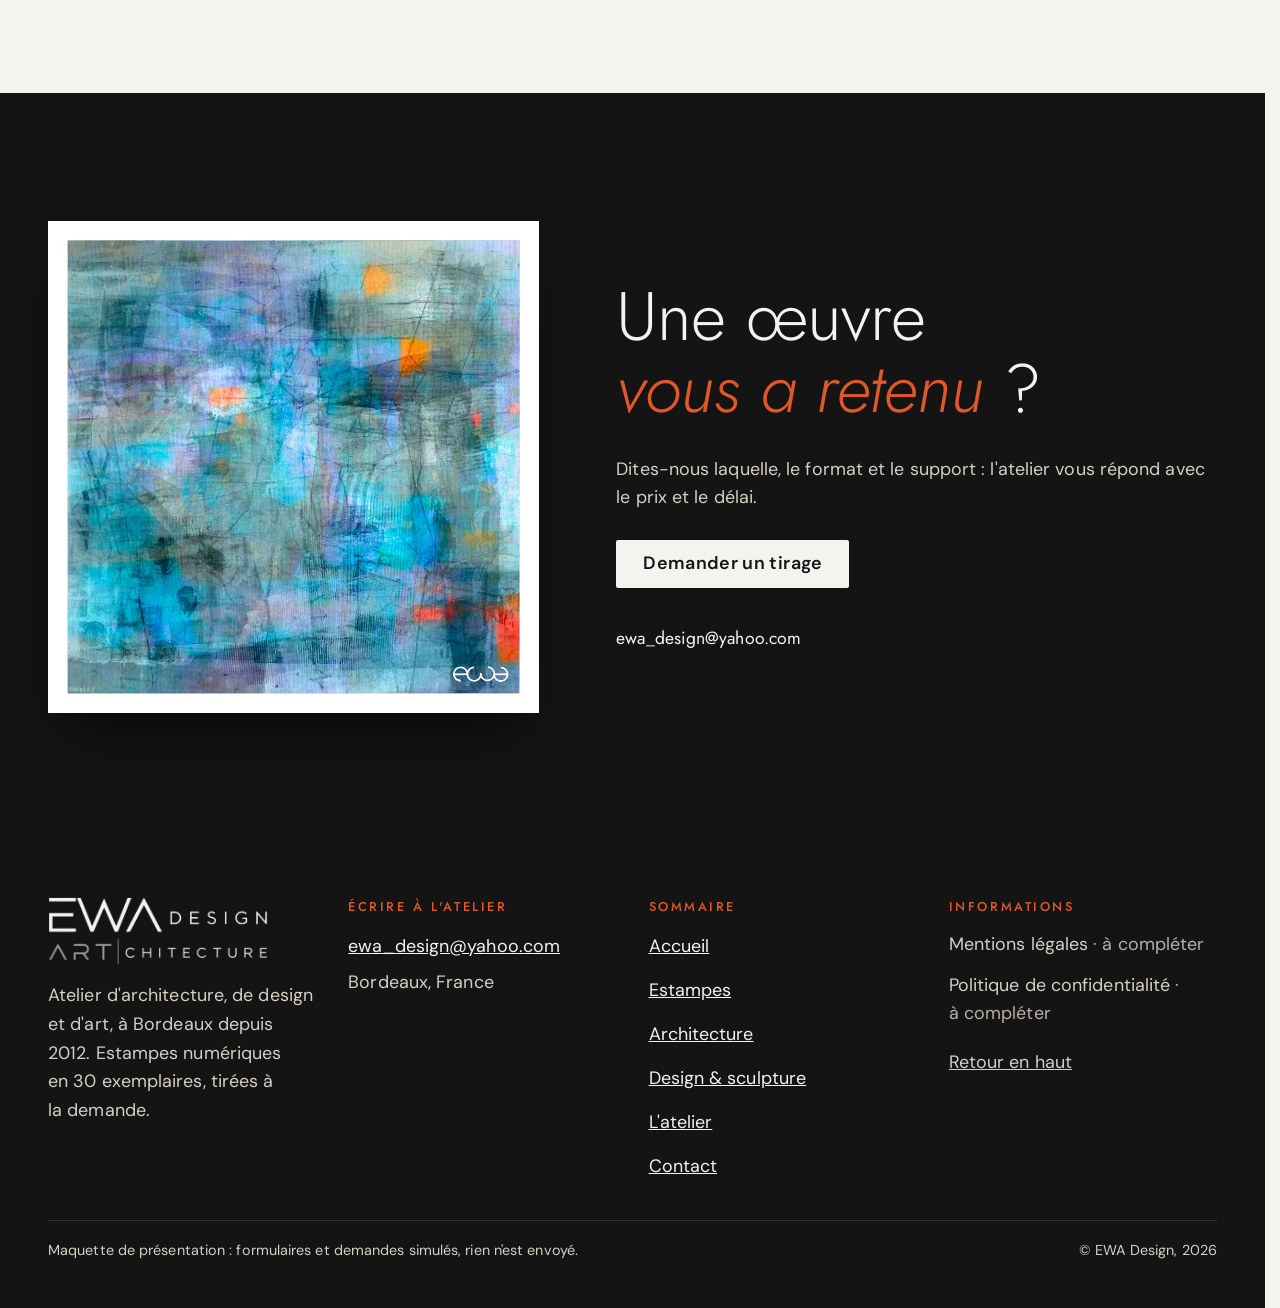
<file: estampes.html>
<!doctype html>
<html lang="fr" data-v="2" data-curseur>
<head>
<meta charset="utf-8">
<meta name="viewport" content="width=device-width, initial-scale=1, viewport-fit=cover">
<title>Estampes numériques en 30 exemplaires : EWA Design</title>
<meta name="description" content="Impulsions, Combo, Empreintes, Splash, Vibration nature : estampes numériques signées, certificat d&#39;authenticité, tirées à la demande sur le support de votre choix.">
<meta name="robots" content="noindex, nofollow">
<link rel="canonical" href="https://ewa-design-maquette.vercel.app/estampes">
<style>:root{--fond:#f5f3ef;--texte:#141414;--voile-fond:#141414;--ouverture-fond:#f5f3ef;--menu-fond:#141414}:root { --entete-h: 72px; --barres-h: 0px; } html { background: var(--fond); color: var(--texte); scrollbar-gutter: stable; } body { margin: 0; background: var(--fond); } html.js:not(.secours):not([data-arrivee="retour"]) [data-anime] { opacity: 0; } html.js:not(.secours):not([data-arrivee="retour"]) [data-anime].vu { opacity: 1; } [data-voile] { position: fixed; inset: 0; z-index: 900; background: var(--voile-fond); transform: translateY(100%); visibility: hidden; pointer-events: none; } html[data-arrivee="voile"]:not(.voile-leve):not(.secours) [data-voile] { transform: none; visibility: visible; } html.secours [data-voile] { visibility: hidden !important; } .ouverture-panneau { position: fixed; inset: 0; z-index: 850; display: none; place-content: center; justify-items: center; background: var(--ouverture-fond, var(--voile-fond)); color: var(--fond); text-align: center; } html.js[data-arrivee="intro"]:not(.secours):not(.intro-finie) .ouverture-panneau { display: grid; } html.defilement-bloque, html.defilement-bloque body, html.js[data-arrivee="intro"]:not(.secours):not(.intro-finie), html.js[data-arrivee="intro"]:not(.secours):not(.intro-finie) body, html[data-arrivee="voile"]:not(.voile-leve):not(.secours), html[data-arrivee="voile"]:not(.voile-leve):not(.secours) body { overflow: hidden; } html.js[data-arrivee="intro"]:not(.secours):not(.intro-finie) { background-color: var(--ouverture-fond, var(--voile-fond)); } html[data-arrivee="voile"]:not(.voile-leve):not(.secours) { background-color: var(--voile-fond); }</style>
<script>(function () {
var d = document.documentElement, ss = null, ls = null;
try { ss = window.sessionStorage; ls = window.localStorage; } catch (e) {}
d.classList.add('js');
var nav = performance.getEntriesByType ? performance.getEntriesByType('navigation')[0] : null;
var type = nav ? nav.type : 'navigate';
var depart = null;
try { depart = JSON.parse(ss.getItem('socle:depart') || 'null'); ss.removeItem('socle:depart'); } catch (e) {}
if (depart && !(Date.now() - depart.t < 15000)) depart = null;
var mode = type === 'back_forward' ? 'retour' : type === 'reload' ? 'intro' : depart ? 'voile' : 'intro';
d.setAttribute('data-arrivee', mode);
if (mode === 'voile' && depart.couleur) d.style.setProperty('--voile-fond', depart.couleur);
if (type === 'reload' && 'scrollRestoration' in history) {
history.scrollRestoration = 'manual';
}
try {
var choisie = ls && ls.getItem('socle:langue');
var langue = (d.lang || '').slice(0, 2);
if (choisie && choisie !== langue && type === 'navigate' && !depart) {
var alt = document.querySelector('link[rel="alternate"][hreflang="' + choisie + '"]');
if (alt) location.replace(new URL(alt.href).pathname + location.search + location.hash);
}
} catch (e) {}
setTimeout(function () { if (!d.classList.contains('demarre')) d.classList.add('secours'); }, 2000);
})();</script>
<link rel="preload" href="/assets/fonts/jost.woff2" as="font" type="font/woff2" crossorigin>
<link rel="preload" href="/assets/fonts/dm-sans.woff2" as="font" type="font/woff2" crossorigin>
<link rel="stylesheet" href="/assets/css/socle.css?v=2">
<link rel="stylesheet" href="/assets/css/site.css?v=2">
<link rel="modulepreload" href="/assets/js/site.js?v=2">
<link rel="modulepreload" href="/assets/js/socle/index.js?v=2">
<script src="/assets/vendor/gsap.min.js" defer></script>
<script src="/assets/vendor/ScrollTrigger.min.js" defer></script>
<script src="/assets/vendor/SplitText.min.js" defer></script>
<script type="module" src="/assets/js/site.js?v=2"></script>
<meta name="theme-color" content="#f5f3ef">
<link rel="icon" href="/assets/images/favicon.png" type="image/png">
<link rel="apple-touch-icon" href="/assets/images/apple-touch-icon.png">
<meta property="og:type" content="website">
<meta property="og:site_name" content="EWA Design">
<meta property="og:locale" content="fr_FR">
<meta property="og:title" content="Estampes numériques en 30 exemplaires : EWA Design">
<meta property="og:description" content="Impulsions, Combo, Empreintes, Splash, Vibration nature : estampes numériques signées, certificat d&#39;authenticité, tirées à la demande sur le support de votre choix.">
<meta property="og:url" content="https://ewa-design-maquette.vercel.app/estampes">
<meta property="og:image" content="https://ewa-design-maquette.vercel.app/assets/partage/estampes-fr.jpg">
<meta property="og:image:width" content="1200">
<meta property="og:image:height" content="630">
<meta property="og:image:alt" content="Estampes EWA Design : une estampe Impulsions orange et grise">
<meta name="twitter:card" content="summary_large_image">
<script type="application/ld+json">{"@context":"https://schema.org","@type":"Organization","name":"EWA Design","alternateName":"Eco Workshop Art","url":"https://ewa-design-maquette.vercel.app/","email":"ewa_design@yahoo.com","foundingDate":"2012","address":{"@type":"PostalAddress","addressLocality":"Bordeaux","addressCountry":"FR"},"description":"Atelier bordelais d'architecture, de design, d'art et de sculpture : estampes numériques en édition limitée à 30 exemplaires, tirées à la demande."}</script>
</head>
<body id="haut">
<div data-voile data-forme="barre" aria-hidden="true"><span class="voile-barre"></span><div class="voile-contenu"><img src="/assets/images/logo-clair-480.webp" alt="" width="480" height="149"><span data-voile-libelle>Estampes</span></div></div>
<div class="ouverture-panneau" data-ouverture aria-hidden="true">
  <p class="ouv-ewa">EWA <span>design</span></p>
  <p class="ouv-mots"><span class="ouv-mot ouv-art">Art</span><span class="ouv-barre" data-ouverture-objet></span><span class="ouv-mot ouv-chi">chitecture</span></p>
</div>
<a class="evitement" href="#contenu">Aller au contenu</a>
<header data-entete>
  <div class="entete-rangee">
    <a class="entete-logo" href="/" aria-label="EWA Design, accueil" data-libelle="Accueil">
      <img src="/assets/images/logo-480.webp" alt="" width="480" height="149">
    </a>
    <nav data-nav aria-label="Navigation principale">
      <ul><li><a href="/estampes" data-libelle="Estampes" aria-current="page">Estampes</a></li><li><a href="/architecture" data-libelle="Architecture">Architecture</a></li><li><a href="/design-sculpture" data-libelle="Design &amp; sculpture">Design &amp; sculpture</a></li><li><a href="/atelier" data-libelle="L&#39;atelier">L&#39;atelier</a></li><li><a href="/contact" data-libelle="Contact">Contact</a></li></ul>
    </nav>
    <div class="entete-actions">
      <a class="bouton" href="/estampes#catalogue" data-libelle="Estampes">Choisir une estampe</a>
      <button type="button" data-menu-bouton aria-controls="menu" aria-expanded="false" data-libelle-ouvrir="Menu" data-libelle-fermer="Fermer"><span data-libelle-bouton>Menu</span></button>
      <a class="menu-sansjs" href="#menu" data-menu-lien>Menu</a>
    </div>
  </div>
</header>
<script>/* Avant le premier affichage : rangées de la navigation (même règle que ajusterNav dans assets/js/socle/entete.js)
   et hauteur réelle de l'en-tête, pour que rien ne saute quand le JavaScript du site prend la main. */
(function () {
  var h = document.documentElement, u = document.querySelector('[data-nav] ul'), e = document.querySelector('[data-entete]');
  if (u) {
    var deborde = function () { return u.scrollWidth > u.clientWidth + 1; }, c = deborde();
    if (c && window.matchMedia('(min-width: 900px)').matches) {
      h.classList.add('nav-deux-rangees'); c = deborde();
      if (c) { h.classList.add('nav-deux-lignes'); var a = u.querySelector('a'); c = !a || u.getBoundingClientRect().height > a.getBoundingClientRect().height * 2.5; }
      if (c) h.classList.remove('nav-deux-rangees', 'nav-deux-lignes');
    }
    if (c) h.classList.add('nav-compacte');
  }
  if (e) h.style.setProperty('--entete-h', Math.round(e.getBoundingClientRect().height) + 'px');
})();</script>
<span id="menu-ferme" aria-hidden="true"></span>
<div id="menu" data-menu role="dialog" aria-modal="true" aria-label="Menu">
  <p class="menu-sansjs-fermer"><a href="#menu-ferme">Fermer</a></p>
  <ul><li style="--i:0"><a href="/" class="menu-lien" data-libelle="Accueil">Accueil</a></li><li style="--i:1"><a href="/estampes" class="menu-lien" data-libelle="Estampes" aria-current="page">Estampes</a></li><li style="--i:2"><a href="/architecture" class="menu-lien" data-libelle="Architecture">Architecture</a></li><li style="--i:3"><a href="/design-sculpture" class="menu-lien" data-libelle="Design &amp; sculpture">Design &amp; sculpture</a></li><li style="--i:4"><a href="/atelier" class="menu-lien" data-libelle="L&#39;atelier">L&#39;atelier</a></li><li style="--i:5"><a href="/contact" class="menu-lien" data-libelle="Contact">Contact</a></li></ul>
  <p class="menu-contact"><a class="bouton" href="/estampes#catalogue" data-libelle="Estampes">Choisir une estampe</a><span class="menu-email">ewa_design@yahoo.com</span></p>
</div>
<main id="contenu" tabindex="-1">
<div class="fil" data-grille="fil" aria-hidden="true"><span class="fil-n" data-fil-n>01</span><span class="fil-trait"><span class="fil-plein" data-fil-plein></span></span></div>
<section class="ouv-majeste ecran" id="debut">
  <div class="majeste-texte">
    <p class="surtitre ouv-entree">Estampes numériques</p>
    <h1 data-grille="typo"><span class="t-masque l"><span class="t-mot">Signées,</span></span><span class="t-masque l"><span class="t-mot">numérotées,</span></span><span class="t-masque l"><span class="t-mot">tirées pour vous</span></span></h1>
    <p class="majeste-edition ouv-entree masque-ecran-tres-bas"><b>1/30</b><span>exemplaires par œuvre</span></p>
    <p class="ouv-entree masque-ecran-bas">Impulsions, Combo, Empreintes, Splash, Vibration nature : chaque œuvre est imprimée à la demande, sur le support que vous choisissez.</p>
    <p class="split-actions ouv-entree"><a class="bouton" href="#catalogue" data-action-principale data-sans-transition data-survol="magnetique">Voir le catalogue</a></p>
    <p class="ouv-entree"><span class="split-info" data-info-cle>Prix sur demande · certificat d&#39;authenticité</span></p>
  </div>
  <div class="majeste-oeuvre">
    <figure class="media estampe " data-iris-centre data-tirage data-effet="tirage-ouverture" style="--cadrage:50% 50%">
  <picture>
    <img src="/assets/images/impulsions-f-1600.webp" srcset="/assets/images/impulsions-f-480.webp 480w, /assets/images/impulsions-f-960.webp 960w, /assets/images/impulsions-f-1600.webp 1600w" sizes="(max-width: 760px) 78vw, 640px" alt="Impulsions 2026 F · 90 × 90 cm" width="1600" height="1600" fetchpriority="high" loading="eager" decoding="async">
  </picture>
</figure>
    <p class="legende masque-ecran-bas">Impulsions 2026 F · 90 × 90 cm</p>
  </div>
</section>
<section class="section section--pierre" id="principe">
  <div class="conteneur principe-grille">
    <div>
      <p class="surtitre">Comment ça se passe</p>
      <h2 class="titre-section" data-anime="lignes">Trois choix, <em>puis l'impression</em></h2>
      <ol class="etapes3" data-anime="cascade">
        <li><span class="n">01</span><h3>L&#39;œuvre</h3><p>Choisissez une estampe dans le catalogue et ouvrez sa fiche.</p></li><li><span class="n">02</span><h3>Le format et le support</h3><p>Plexiglas, aluminium brossé, toile ou papier Fine Art, avec ou sans cadre.</p></li><li><span class="n">03</span><h3>Le tirage</h3><p>L&#39;estampe est imprimée à la demande, numérotée sur 30, avec son certificat.</p></li>
      </ol>
    </div>
    <figure class="media principe-media" data-fx="parallaxe" style="--cadrage:50% 50%">
  <picture>
    <img src="/assets/images/chez-vente-8-960.webp" srcset="/assets/images/chez-vente-8-480.webp 480w, /assets/images/chez-vente-8-960.webp 960w" sizes="(max-width: 860px) 100vw, 30vw" alt="Tirage sur aluminium brossé posé contre un mur" width="960" height="720" loading="lazy" decoding="async">
  </picture>
</figure>
  </div>
</section>
<section class="section" id="catalogue">
  <div class="conteneur">
    <div class="tete-section">
      <div>
        <p class="surtitre">Le catalogue</p>
        <h2 class="titre-section" data-anime="lignes">Choisir <em>une estampe</em></h2>
      </div>
      <p class="chapeau" data-anime>Une sélection de chaque série. Ouvrez une œuvre pour l&#39;agrandir et demander son tirage.<br><b>Série limitée à 30 exemplaires · certificat d&#39;authenticité · 300 ppp</b></p>
    </div>
    <div role="group" aria-label="Filtrer par série"><ul class="filtres" data-filtres>
      <li><button type="button" data-filtre="toutes" aria-pressed="true">Toutes<span>38</span></button></li>
      <li><button type="button" data-filtre="impulsions" aria-pressed="false">Impulsions<span>12</span></button></li><li><button type="button" data-filtre="combo" aria-pressed="false">Combo<span>8</span></button></li><li><button type="button" data-filtre="empreintes" aria-pressed="false">Empreintes<span>6</span></button></li><li><button type="button" data-filtre="splash" aria-pressed="false">Splash<span>6</span></button></li><li><button type="button" data-filtre="vibration" aria-pressed="false">Vibration nature<span>6</span></button></li>
    </ul></div>
    <ul class="catalogue-grille" data-catalogue data-anime="cascade">
      <li class="fiche" data-serie="impulsions">
        <button type="button" class="fiche-bouton" data-oeuvre="impulsions-i-a" data-titre="Impulsions 2026 I-A" data-formats="30 × 30 cm · 60 × 60 cm · 90 × 90 cm" data-image="/assets/images/impulsions-i-a-1600.webp" aria-haspopup="dialog">
          <figure class="media estampe " data-tirage style="--cadrage:50% 50%">
  <picture>
    <img src="/assets/images/impulsions-i-a-1600.webp" srcset="/assets/images/impulsions-i-a-480.webp 480w, /assets/images/impulsions-i-a-960.webp 960w, /assets/images/impulsions-i-a-1600.webp 1600w" sizes="(max-width: 560px) 90vw, 300px" alt="Impulsions 2026 I-A" width="1600" height="1600" loading="lazy" decoding="async">
  </picture>
</figure>
          <span class="fiche-nom">Impulsions <span>I-A</span></span>
          <span class="fiche-format">90 × 90 cm · 2026</span>
        </button>
      </li><li class="fiche" data-serie="impulsions">
        <button type="button" class="fiche-bouton" data-oeuvre="impulsions-f" data-titre="Impulsions 2026 F" data-formats="30 × 30 cm · 60 × 60 cm · 90 × 90 cm" data-image="/assets/images/impulsions-f-1600.webp" aria-haspopup="dialog">
          <figure class="media estampe " data-tirage style="--cadrage:50% 50%">
  <picture>
    <img src="/assets/images/impulsions-f-1600.webp" srcset="/assets/images/impulsions-f-480.webp 480w, /assets/images/impulsions-f-960.webp 960w, /assets/images/impulsions-f-1600.webp 1600w" sizes="(max-width: 560px) 90vw, 300px" alt="Impulsions 2026 F" width="1600" height="1600" loading="lazy" decoding="async">
  </picture>
</figure>
          <span class="fiche-nom">Impulsions <span>F</span></span>
          <span class="fiche-format">90 × 90 cm · 2026</span>
        </button>
      </li><li class="fiche" data-serie="impulsions">
        <button type="button" class="fiche-bouton" data-oeuvre="impulsions-i-b" data-titre="Impulsions 2026 I-B" data-formats="30 × 30 cm · 60 × 60 cm · 90 × 90 cm" data-image="/assets/images/impulsions-i-b-1600.webp" aria-haspopup="dialog">
          <figure class="media estampe " data-tirage style="--cadrage:50% 50%">
  <picture>
    <img src="/assets/images/impulsions-i-b-1600.webp" srcset="/assets/images/impulsions-i-b-480.webp 480w, /assets/images/impulsions-i-b-960.webp 960w, /assets/images/impulsions-i-b-1600.webp 1600w" sizes="(max-width: 560px) 90vw, 300px" alt="Impulsions 2026 I-B" width="1600" height="1600" loading="lazy" decoding="async">
  </picture>
</figure>
          <span class="fiche-nom">Impulsions <span>I-B</span></span>
          <span class="fiche-format">90 × 90 cm · 2026</span>
        </button>
      </li><li class="fiche" data-serie="impulsions">
        <button type="button" class="fiche-bouton" data-oeuvre="impulsions-ja" data-titre="Impulsions 2026 JA" data-formats="30 × 30 cm · 60 × 60 cm · 90 × 90 cm" data-image="/assets/images/impulsions-ja-1600.webp" aria-haspopup="dialog">
          <figure class="media estampe " data-tirage style="--cadrage:50% 50%">
  <picture>
    <img src="/assets/images/impulsions-ja-1600.webp" srcset="/assets/images/impulsions-ja-480.webp 480w, /assets/images/impulsions-ja-960.webp 960w, /assets/images/impulsions-ja-1600.webp 1600w" sizes="(max-width: 560px) 90vw, 300px" alt="Impulsions 2026 JA" width="1600" height="1600" loading="lazy" decoding="async">
  </picture>
</figure>
          <span class="fiche-nom">Impulsions <span>JA</span></span>
          <span class="fiche-format">90 × 90 cm · 2026</span>
        </button>
      </li><li class="fiche" data-serie="impulsions">
        <button type="button" class="fiche-bouton" data-oeuvre="impulsions-d-2-bis" data-titre="Impulsions 2026 D-2 bis" data-formats="30 × 30 cm · 60 × 60 cm · 90 × 90 cm" data-image="/assets/images/impulsions-d-2-bis-1600.webp" aria-haspopup="dialog">
          <figure class="media estampe " data-tirage style="--cadrage:50% 50%">
  <picture>
    <img src="/assets/images/impulsions-d-2-bis-1600.webp" srcset="/assets/images/impulsions-d-2-bis-480.webp 480w, /assets/images/impulsions-d-2-bis-960.webp 960w, /assets/images/impulsions-d-2-bis-1600.webp 1600w" sizes="(max-width: 560px) 90vw, 300px" alt="Impulsions 2026 D-2 bis" width="1600" height="1600" loading="lazy" decoding="async">
  </picture>
</figure>
          <span class="fiche-nom">Impulsions <span>D-2 bis</span></span>
          <span class="fiche-format">90 × 90 cm · 2026</span>
        </button>
      </li><li class="fiche" data-serie="impulsions">
        <button type="button" class="fiche-bouton" data-oeuvre="impulsions-g" data-titre="Impulsions 2026 G" data-formats="30 × 30 cm · 60 × 60 cm · 90 × 90 cm" data-image="/assets/images/impulsions-g-1600.webp" aria-haspopup="dialog">
          <figure class="media estampe " data-tirage style="--cadrage:50% 50%">
  <picture>
    <img src="/assets/images/impulsions-g-1600.webp" srcset="/assets/images/impulsions-g-480.webp 480w, /assets/images/impulsions-g-960.webp 960w, /assets/images/impulsions-g-1600.webp 1600w" sizes="(max-width: 560px) 90vw, 300px" alt="Impulsions 2026 G" width="1600" height="1600" loading="lazy" decoding="async">
  </picture>
</figure>
          <span class="fiche-nom">Impulsions <span>G</span></span>
          <span class="fiche-format">90 × 90 cm · 2026</span>
        </button>
      </li><li class="fiche" data-serie="impulsions">
        <button type="button" class="fiche-bouton" data-oeuvre="impulsions-jc" data-titre="Impulsions 2026 JC" data-formats="30 × 30 cm · 60 × 60 cm · 90 × 90 cm" data-image="/assets/images/impulsions-jc-1600.webp" aria-haspopup="dialog">
          <figure class="media estampe " data-tirage style="--cadrage:50% 50%">
  <picture>
    <img src="/assets/images/impulsions-jc-1600.webp" srcset="/assets/images/impulsions-jc-480.webp 480w, /assets/images/impulsions-jc-960.webp 960w, /assets/images/impulsions-jc-1600.webp 1600w" sizes="(max-width: 560px) 90vw, 300px" alt="Impulsions 2026 JC" width="1600" height="1600" loading="lazy" decoding="async">
  </picture>
</figure>
          <span class="fiche-nom">Impulsions <span>JC</span></span>
          <span class="fiche-format">90 × 90 cm · 2026</span>
        </button>
      </li><li class="fiche" data-serie="impulsions">
        <button type="button" class="fiche-bouton" data-oeuvre="impulsions-k1" data-titre="Impulsions 2026 K1" data-formats="30 × 30 cm · 60 × 60 cm · 90 × 90 cm" data-image="/assets/images/impulsions-k1-1600.webp" aria-haspopup="dialog">
          <figure class="media estampe " data-tirage style="--cadrage:50% 50%">
  <picture>
    <img src="/assets/images/impulsions-k1-1600.webp" srcset="/assets/images/impulsions-k1-480.webp 480w, /assets/images/impulsions-k1-960.webp 960w, /assets/images/impulsions-k1-1600.webp 1600w" sizes="(max-width: 560px) 90vw, 300px" alt="Impulsions 2026 K1" width="1600" height="1600" loading="lazy" decoding="async">
  </picture>
</figure>
          <span class="fiche-nom">Impulsions <span>K1</span></span>
          <span class="fiche-format">90 × 90 cm · 2026</span>
        </button>
      </li><li class="fiche" data-serie="impulsions">
        <button type="button" class="fiche-bouton" data-oeuvre="impulsions-a" data-titre="Impulsions 2026 A" data-formats="30 × 30 cm · 60 × 60 cm · 90 × 90 cm" data-image="/assets/images/impulsions-a-1600.webp" aria-haspopup="dialog">
          <figure class="media estampe " data-tirage style="--cadrage:50% 50%">
  <picture>
    <img src="/assets/images/impulsions-a-1600.webp" srcset="/assets/images/impulsions-a-480.webp 480w, /assets/images/impulsions-a-960.webp 960w, /assets/images/impulsions-a-1600.webp 1600w" sizes="(max-width: 560px) 90vw, 300px" alt="Impulsions 2026 A" width="1600" height="1600" loading="lazy" decoding="async">
  </picture>
</figure>
          <span class="fiche-nom">Impulsions <span>A</span></span>
          <span class="fiche-format">90 × 90 cm · 2026</span>
        </button>
      </li><li class="fiche" data-serie="impulsions">
        <button type="button" class="fiche-bouton" data-oeuvre="impulsions-l1" data-titre="Impulsions 2026 L1" data-formats="30 × 30 cm · 60 × 60 cm · 90 × 90 cm" data-image="/assets/images/impulsions-l1-1600.webp" aria-haspopup="dialog">
          <figure class="media estampe " data-tirage style="--cadrage:50% 50%">
  <picture>
    <img src="/assets/images/impulsions-l1-1600.webp" srcset="/assets/images/impulsions-l1-480.webp 480w, /assets/images/impulsions-l1-960.webp 960w, /assets/images/impulsions-l1-1600.webp 1600w" sizes="(max-width: 560px) 90vw, 300px" alt="Impulsions 2026 L1" width="1600" height="1600" loading="lazy" decoding="async">
  </picture>
</figure>
          <span class="fiche-nom">Impulsions <span>L1</span></span>
          <span class="fiche-format">90 × 90 cm · 2026</span>
        </button>
      </li><li class="fiche" data-serie="impulsions">
        <button type="button" class="fiche-bouton" data-oeuvre="impulsions-k3-bis" data-titre="Impulsions 2026 K3 bis" data-formats="30 × 30 cm · 60 × 60 cm · 90 × 90 cm" data-image="/assets/images/impulsions-k3-bis-1600.webp" aria-haspopup="dialog">
          <figure class="media estampe " data-tirage style="--cadrage:50% 50%">
  <picture>
    <img src="/assets/images/impulsions-k3-bis-1600.webp" srcset="/assets/images/impulsions-k3-bis-480.webp 480w, /assets/images/impulsions-k3-bis-960.webp 960w, /assets/images/impulsions-k3-bis-1600.webp 1600w" sizes="(max-width: 560px) 90vw, 300px" alt="Impulsions 2026 K3 bis" width="1600" height="1600" loading="lazy" decoding="async">
  </picture>
</figure>
          <span class="fiche-nom">Impulsions <span>K3 bis</span></span>
          <span class="fiche-format">90 × 90 cm · 2026</span>
        </button>
      </li><li class="fiche" data-serie="impulsions">
        <button type="button" class="fiche-bouton" data-oeuvre="impulsions-l2" data-titre="Impulsions 2026 L2" data-formats="30 × 30 cm · 60 × 60 cm · 90 × 90 cm" data-image="/assets/images/impulsions-l2-1600.webp" aria-haspopup="dialog">
          <figure class="media estampe " data-tirage style="--cadrage:50% 50%">
  <picture>
    <img src="/assets/images/impulsions-l2-1600.webp" srcset="/assets/images/impulsions-l2-480.webp 480w, /assets/images/impulsions-l2-960.webp 960w, /assets/images/impulsions-l2-1600.webp 1600w" sizes="(max-width: 560px) 90vw, 300px" alt="Impulsions 2026 L2" width="1600" height="1600" loading="lazy" decoding="async">
  </picture>
</figure>
          <span class="fiche-nom">Impulsions <span>L2</span></span>
          <span class="fiche-format">90 × 90 cm · 2026</span>
        </button>
      </li><li class="fiche" data-serie="combo">
        <button type="button" class="fiche-bouton" data-oeuvre="combo-e" data-titre="Combo 2026 E" data-formats="90 × 90 cm" data-image="/assets/images/combo-e-1600.webp" aria-haspopup="dialog">
          <figure class="media estampe " data-tirage style="--cadrage:50% 50%">
  <picture>
    <img src="/assets/images/combo-e-1600.webp" srcset="/assets/images/combo-e-480.webp 480w, /assets/images/combo-e-960.webp 960w, /assets/images/combo-e-1600.webp 1600w" sizes="(max-width: 560px) 90vw, 300px" alt="Combo 2026 E" width="1600" height="1600" loading="lazy" decoding="async">
  </picture>
</figure>
          <span class="fiche-nom">Combo <span>E</span></span>
          <span class="fiche-format">90 × 90 cm · 2026</span>
        </button>
      </li><li class="fiche" data-serie="combo">
        <button type="button" class="fiche-bouton" data-oeuvre="combo-c" data-titre="Combo 2026 C" data-formats="90 × 90 cm" data-image="/assets/images/combo-c-1600.webp" aria-haspopup="dialog">
          <figure class="media estampe " data-tirage style="--cadrage:50% 50%">
  <picture>
    <img src="/assets/images/combo-c-1600.webp" srcset="/assets/images/combo-c-480.webp 480w, /assets/images/combo-c-960.webp 960w, /assets/images/combo-c-1600.webp 1600w" sizes="(max-width: 560px) 90vw, 300px" alt="Combo 2026 C" width="1600" height="1600" loading="lazy" decoding="async">
  </picture>
</figure>
          <span class="fiche-nom">Combo <span>C</span></span>
          <span class="fiche-format">90 × 90 cm · 2026</span>
        </button>
      </li><li class="fiche" data-serie="combo">
        <button type="button" class="fiche-bouton" data-oeuvre="combo-b" data-titre="Combo 2026 B" data-formats="90 × 90 cm" data-image="/assets/images/combo-b-1600.webp" aria-haspopup="dialog">
          <figure class="media estampe " data-tirage style="--cadrage:50% 50%">
  <picture>
    <img src="/assets/images/combo-b-1600.webp" srcset="/assets/images/combo-b-480.webp 480w, /assets/images/combo-b-960.webp 960w, /assets/images/combo-b-1600.webp 1600w" sizes="(max-width: 560px) 90vw, 300px" alt="Combo 2026 B" width="1600" height="1600" loading="lazy" decoding="async">
  </picture>
</figure>
          <span class="fiche-nom">Combo <span>B</span></span>
          <span class="fiche-format">90 × 90 cm · 2026</span>
        </button>
      </li><li class="fiche" data-serie="combo">
        <button type="button" class="fiche-bouton" data-oeuvre="combo-d" data-titre="Combo 2026 D" data-formats="90 × 90 cm" data-image="/assets/images/combo-d-1600.webp" aria-haspopup="dialog">
          <figure class="media estampe " data-tirage style="--cadrage:50% 50%">
  <picture>
    <img src="/assets/images/combo-d-1600.webp" srcset="/assets/images/combo-d-480.webp 480w, /assets/images/combo-d-960.webp 960w, /assets/images/combo-d-1600.webp 1600w" sizes="(max-width: 560px) 90vw, 300px" alt="Combo 2026 D" width="1600" height="1600" loading="lazy" decoding="async">
  </picture>
</figure>
          <span class="fiche-nom">Combo <span>D</span></span>
          <span class="fiche-format">90 × 90 cm · 2026</span>
        </button>
      </li><li class="fiche" data-serie="combo">
        <button type="button" class="fiche-bouton" data-oeuvre="combo-f" data-titre="Combo 2026 F" data-formats="90 × 90 cm" data-image="/assets/images/combo-f-1600.webp" aria-haspopup="dialog">
          <figure class="media estampe " data-tirage style="--cadrage:50% 50%">
  <picture>
    <img src="/assets/images/combo-f-1600.webp" srcset="/assets/images/combo-f-480.webp 480w, /assets/images/combo-f-960.webp 960w, /assets/images/combo-f-1600.webp 1600w" sizes="(max-width: 560px) 90vw, 300px" alt="Combo 2026 F" width="1600" height="1600" loading="lazy" decoding="async">
  </picture>
</figure>
          <span class="fiche-nom">Combo <span>F</span></span>
          <span class="fiche-format">90 × 90 cm · 2026</span>
        </button>
      </li><li class="fiche" data-serie="combo">
        <button type="button" class="fiche-bouton" data-oeuvre="combo-l" data-titre="Combo 2026 L" data-formats="90 × 90 cm" data-image="/assets/images/combo-l-1600.webp" aria-haspopup="dialog">
          <figure class="media estampe " data-tirage style="--cadrage:50% 50%">
  <picture>
    <img src="/assets/images/combo-l-1600.webp" srcset="/assets/images/combo-l-480.webp 480w, /assets/images/combo-l-960.webp 960w, /assets/images/combo-l-1600.webp 1600w" sizes="(max-width: 560px) 90vw, 300px" alt="Combo 2026 L" width="1600" height="1600" loading="lazy" decoding="async">
  </picture>
</figure>
          <span class="fiche-nom">Combo <span>L</span></span>
          <span class="fiche-format">90 × 90 cm · 2026</span>
        </button>
      </li><li class="fiche" data-serie="combo">
        <button type="button" class="fiche-bouton" data-oeuvre="combo-j" data-titre="Combo 2026 J" data-formats="90 × 90 cm" data-image="/assets/images/combo-j-1600.webp" aria-haspopup="dialog">
          <figure class="media estampe " data-tirage style="--cadrage:50% 50%">
  <picture>
    <img src="/assets/images/combo-j-1600.webp" srcset="/assets/images/combo-j-480.webp 480w, /assets/images/combo-j-960.webp 960w, /assets/images/combo-j-1600.webp 1600w" sizes="(max-width: 560px) 90vw, 300px" alt="Combo 2026 J" width="1600" height="1600" loading="lazy" decoding="async">
  </picture>
</figure>
          <span class="fiche-nom">Combo <span>J</span></span>
          <span class="fiche-format">90 × 90 cm · 2026</span>
        </button>
      </li><li class="fiche" data-serie="combo">
        <button type="button" class="fiche-bouton" data-oeuvre="combo-n" data-titre="Combo 2026 N" data-formats="90 × 90 cm" data-image="/assets/images/combo-n-1600.webp" aria-haspopup="dialog">
          <figure class="media estampe " data-tirage style="--cadrage:50% 50%">
  <picture>
    <img src="/assets/images/combo-n-1600.webp" srcset="/assets/images/combo-n-480.webp 480w, /assets/images/combo-n-960.webp 960w, /assets/images/combo-n-1600.webp 1600w" sizes="(max-width: 560px) 90vw, 300px" alt="Combo 2026 N" width="1600" height="1600" loading="lazy" decoding="async">
  </picture>
</figure>
          <span class="fiche-nom">Combo <span>N</span></span>
          <span class="fiche-format">90 × 90 cm · 2026</span>
        </button>
      </li><li class="fiche" data-serie="empreintes">
        <button type="button" class="fiche-bouton" data-oeuvre="empreintes-a" data-titre="Empreintes 2025 A" data-formats="Format sur demande" data-image="/assets/images/empreintes-a-1600.webp" aria-haspopup="dialog">
          <figure class="media estampe " data-tirage style="--cadrage:50% 50%">
  <picture>
    <img src="/assets/images/empreintes-a-1600.webp" srcset="/assets/images/empreintes-a-480.webp 480w, /assets/images/empreintes-a-960.webp 960w, /assets/images/empreintes-a-1600.webp 1600w" sizes="(max-width: 560px) 90vw, 300px" alt="Empreintes 2025 A" width="1600" height="1280" loading="lazy" decoding="async">
  </picture>
</figure>
          <span class="fiche-nom">Empreintes <span>A</span></span>
          <span class="fiche-format">Format sur demande · 2025</span>
        </button>
      </li><li class="fiche" data-serie="empreintes">
        <button type="button" class="fiche-bouton" data-oeuvre="empreintes-b" data-titre="Empreintes 2025 B" data-formats="Format sur demande" data-image="/assets/images/empreintes-b-1600.webp" aria-haspopup="dialog">
          <figure class="media estampe " data-tirage style="--cadrage:50% 50%">
  <picture>
    <img src="/assets/images/empreintes-b-1600.webp" srcset="/assets/images/empreintes-b-480.webp 480w, /assets/images/empreintes-b-960.webp 960w, /assets/images/empreintes-b-1600.webp 1600w" sizes="(max-width: 560px) 90vw, 300px" alt="Empreintes 2025 B" width="1600" height="1280" loading="lazy" decoding="async">
  </picture>
</figure>
          <span class="fiche-nom">Empreintes <span>B</span></span>
          <span class="fiche-format">Format sur demande · 2025</span>
        </button>
      </li><li class="fiche" data-serie="empreintes">
        <button type="button" class="fiche-bouton" data-oeuvre="empreintes-c" data-titre="Empreintes 2025 C" data-formats="Format sur demande" data-image="/assets/images/empreintes-c-1600.webp" aria-haspopup="dialog">
          <figure class="media estampe " data-tirage style="--cadrage:50% 50%">
  <picture>
    <img src="/assets/images/empreintes-c-1600.webp" srcset="/assets/images/empreintes-c-480.webp 480w, /assets/images/empreintes-c-960.webp 960w, /assets/images/empreintes-c-1600.webp 1600w" sizes="(max-width: 560px) 90vw, 300px" alt="Empreintes 2025 C" width="1600" height="1280" loading="lazy" decoding="async">
  </picture>
</figure>
          <span class="fiche-nom">Empreintes <span>C</span></span>
          <span class="fiche-format">Format sur demande · 2025</span>
        </button>
      </li><li class="fiche" data-serie="empreintes">
        <button type="button" class="fiche-bouton" data-oeuvre="empreintes-h" data-titre="Empreintes 2025 H" data-formats="Format sur demande" data-image="/assets/images/empreintes-h-1600.webp" aria-haspopup="dialog">
          <figure class="media estampe " data-tirage style="--cadrage:50% 50%">
  <picture>
    <img src="/assets/images/empreintes-h-1600.webp" srcset="/assets/images/empreintes-h-480.webp 480w, /assets/images/empreintes-h-960.webp 960w, /assets/images/empreintes-h-1600.webp 1600w" sizes="(max-width: 560px) 90vw, 300px" alt="Empreintes 2025 H" width="1600" height="1280" loading="lazy" decoding="async">
  </picture>
</figure>
          <span class="fiche-nom">Empreintes <span>H</span></span>
          <span class="fiche-format">Format sur demande · 2025</span>
        </button>
      </li><li class="fiche" data-serie="empreintes">
        <button type="button" class="fiche-bouton" data-oeuvre="empreintes-i" data-titre="Empreintes 2025 I" data-formats="Format sur demande" data-image="/assets/images/empreintes-i-1600.webp" aria-haspopup="dialog">
          <figure class="media estampe " data-tirage style="--cadrage:50% 50%">
  <picture>
    <img src="/assets/images/empreintes-i-1600.webp" srcset="/assets/images/empreintes-i-480.webp 480w, /assets/images/empreintes-i-960.webp 960w, /assets/images/empreintes-i-1600.webp 1600w" sizes="(max-width: 560px) 90vw, 300px" alt="Empreintes 2025 I" width="1600" height="1280" loading="lazy" decoding="async">
  </picture>
</figure>
          <span class="fiche-nom">Empreintes <span>I</span></span>
          <span class="fiche-format">Format sur demande · 2025</span>
        </button>
      </li><li class="fiche" data-serie="empreintes">
        <button type="button" class="fiche-bouton" data-oeuvre="empreintes-j" data-titre="Empreintes 2025 J" data-formats="Format sur demande" data-image="/assets/images/empreintes-j-1600.webp" aria-haspopup="dialog">
          <figure class="media estampe " data-tirage style="--cadrage:50% 50%">
  <picture>
    <img src="/assets/images/empreintes-j-1600.webp" srcset="/assets/images/empreintes-j-480.webp 480w, /assets/images/empreintes-j-960.webp 960w, /assets/images/empreintes-j-1600.webp 1600w" sizes="(max-width: 560px) 90vw, 300px" alt="Empreintes 2025 J" width="1600" height="1280" loading="lazy" decoding="async">
  </picture>
</figure>
          <span class="fiche-nom">Empreintes <span>J</span></span>
          <span class="fiche-format">Format sur demande · 2025</span>
        </button>
      </li><li class="fiche" data-serie="splash">
        <button type="button" class="fiche-bouton" data-oeuvre="splash-a" data-titre="Splash A" data-formats="105 × 70 cm" data-image="/assets/images/splash-a-1600.webp" aria-haspopup="dialog">
          <figure class="media estampe " data-tirage style="--cadrage:50% 50%">
  <picture>
    <img src="/assets/images/splash-a-1600.webp" srcset="/assets/images/splash-a-480.webp 480w, /assets/images/splash-a-960.webp 960w, /assets/images/splash-a-1600.webp 1600w" sizes="(max-width: 560px) 90vw, 300px" alt="Splash A" width="1600" height="1066" loading="lazy" decoding="async">
  </picture>
</figure>
          <span class="fiche-nom">Splash <span>A</span></span>
          <span class="fiche-format">105 × 70 cm</span>
        </button>
      </li><li class="fiche" data-serie="splash">
        <button type="button" class="fiche-bouton" data-oeuvre="splash-b" data-titre="Splash B" data-formats="105 × 70 cm" data-image="/assets/images/splash-b-1600.webp" aria-haspopup="dialog">
          <figure class="media estampe " data-tirage style="--cadrage:50% 50%">
  <picture>
    <img src="/assets/images/splash-b-1600.webp" srcset="/assets/images/splash-b-480.webp 480w, /assets/images/splash-b-960.webp 960w, /assets/images/splash-b-1600.webp 1600w" sizes="(max-width: 560px) 90vw, 300px" alt="Splash B" width="1600" height="1066" loading="lazy" decoding="async">
  </picture>
</figure>
          <span class="fiche-nom">Splash <span>B</span></span>
          <span class="fiche-format">105 × 70 cm</span>
        </button>
      </li><li class="fiche" data-serie="splash">
        <button type="button" class="fiche-bouton" data-oeuvre="splash-e" data-titre="Splash E" data-formats="105 × 70 cm" data-image="/assets/images/splash-e-1600.webp" aria-haspopup="dialog">
          <figure class="media estampe " data-tirage style="--cadrage:50% 50%">
  <picture>
    <img src="/assets/images/splash-e-1600.webp" srcset="/assets/images/splash-e-480.webp 480w, /assets/images/splash-e-960.webp 960w, /assets/images/splash-e-1600.webp 1600w" sizes="(max-width: 560px) 90vw, 300px" alt="Splash E" width="1600" height="1066" loading="lazy" decoding="async">
  </picture>
</figure>
          <span class="fiche-nom">Splash <span>E</span></span>
          <span class="fiche-format">105 × 70 cm</span>
        </button>
      </li><li class="fiche" data-serie="splash">
        <button type="button" class="fiche-bouton" data-oeuvre="splash-f" data-titre="Splash F" data-formats="105 × 70 cm" data-image="/assets/images/splash-f-1600.webp" aria-haspopup="dialog">
          <figure class="media estampe " data-tirage style="--cadrage:50% 50%">
  <picture>
    <img src="/assets/images/splash-f-1600.webp" srcset="/assets/images/splash-f-480.webp 480w, /assets/images/splash-f-960.webp 960w, /assets/images/splash-f-1600.webp 1600w" sizes="(max-width: 560px) 90vw, 300px" alt="Splash F" width="1600" height="1066" loading="lazy" decoding="async">
  </picture>
</figure>
          <span class="fiche-nom">Splash <span>F</span></span>
          <span class="fiche-format">105 × 70 cm</span>
        </button>
      </li><li class="fiche" data-serie="splash">
        <button type="button" class="fiche-bouton" data-oeuvre="splash-h" data-titre="Splash H" data-formats="105 × 70 cm" data-image="/assets/images/splash-h-1600.webp" aria-haspopup="dialog">
          <figure class="media estampe " data-tirage style="--cadrage:50% 50%">
  <picture>
    <img src="/assets/images/splash-h-1600.webp" srcset="/assets/images/splash-h-480.webp 480w, /assets/images/splash-h-960.webp 960w, /assets/images/splash-h-1600.webp 1600w" sizes="(max-width: 560px) 90vw, 300px" alt="Splash H" width="1600" height="1066" loading="lazy" decoding="async">
  </picture>
</figure>
          <span class="fiche-nom">Splash <span>H</span></span>
          <span class="fiche-format">105 × 70 cm</span>
        </button>
      </li><li class="fiche" data-serie="splash">
        <button type="button" class="fiche-bouton" data-oeuvre="splash-k" data-titre="Splash K" data-formats="105 × 70 cm" data-image="/assets/images/splash-k-1600.webp" aria-haspopup="dialog">
          <figure class="media estampe " data-tirage style="--cadrage:50% 50%">
  <picture>
    <img src="/assets/images/splash-k-1600.webp" srcset="/assets/images/splash-k-480.webp 480w, /assets/images/splash-k-960.webp 960w, /assets/images/splash-k-1600.webp 1600w" sizes="(max-width: 560px) 90vw, 300px" alt="Splash K" width="1600" height="1066" loading="lazy" decoding="async">
  </picture>
</figure>
          <span class="fiche-nom">Splash <span>K</span></span>
          <span class="fiche-format">105 × 70 cm</span>
        </button>
      </li><li class="fiche" data-serie="vibration">
        <button type="button" class="fiche-bouton" data-oeuvre="vibration-a1" data-titre="Vibration nature 2025 A1" data-formats="50 × 115 cm" data-image="/assets/images/vibration-a1-1600.webp" aria-haspopup="dialog">
          <figure class="media estampe " data-tirage style="--cadrage:50% 50%">
  <picture>
    <img src="/assets/images/vibration-a1-800.webp" srcset="/assets/images/vibration-a1-400.webp 400w, /assets/images/vibration-a1-800.webp 800w" sizes="(max-width: 560px) 90vw, 300px" alt="Vibration nature 2025 A1" width="800" height="1829" loading="lazy" decoding="async">
  </picture>
</figure>
          <span class="fiche-nom">Vibration nature <span>A1</span></span>
          <span class="fiche-format">50 × 115 cm · 2025</span>
        </button>
      </li><li class="fiche" data-serie="vibration">
        <button type="button" class="fiche-bouton" data-oeuvre="vibration-b1" data-titre="Vibration nature 2025 B1" data-formats="50 × 115 cm" data-image="/assets/images/vibration-b1-1600.webp" aria-haspopup="dialog">
          <figure class="media estampe " data-tirage style="--cadrage:50% 50%">
  <picture>
    <img src="/assets/images/vibration-b1-800.webp" srcset="/assets/images/vibration-b1-400.webp 400w, /assets/images/vibration-b1-800.webp 800w" sizes="(max-width: 560px) 90vw, 300px" alt="Vibration nature 2025 B1" width="800" height="1829" loading="lazy" decoding="async">
  </picture>
</figure>
          <span class="fiche-nom">Vibration nature <span>B1</span></span>
          <span class="fiche-format">50 × 115 cm · 2025</span>
        </button>
      </li><li class="fiche" data-serie="vibration">
        <button type="button" class="fiche-bouton" data-oeuvre="vibration-g1" data-titre="Vibration nature 2025 G1" data-formats="50 × 115 cm" data-image="/assets/images/vibration-g1-1600.webp" aria-haspopup="dialog">
          <figure class="media estampe " data-tirage style="--cadrage:50% 50%">
  <picture>
    <img src="/assets/images/vibration-g1-800.webp" srcset="/assets/images/vibration-g1-400.webp 400w, /assets/images/vibration-g1-800.webp 800w" sizes="(max-width: 560px) 90vw, 300px" alt="Vibration nature 2025 G1" width="800" height="1829" loading="lazy" decoding="async">
  </picture>
</figure>
          <span class="fiche-nom">Vibration nature <span>G1</span></span>
          <span class="fiche-format">50 × 115 cm · 2025</span>
        </button>
      </li><li class="fiche" data-serie="vibration">
        <button type="button" class="fiche-bouton" data-oeuvre="vibration-j1" data-titre="Vibration nature 2025 J1" data-formats="50 × 115 cm" data-image="/assets/images/vibration-j1-1600.webp" aria-haspopup="dialog">
          <figure class="media estampe " data-tirage style="--cadrage:50% 50%">
  <picture>
    <img src="/assets/images/vibration-j1-800.webp" srcset="/assets/images/vibration-j1-400.webp 400w, /assets/images/vibration-j1-800.webp 800w" sizes="(max-width: 560px) 90vw, 300px" alt="Vibration nature 2025 J1" width="800" height="1829" loading="lazy" decoding="async">
  </picture>
</figure>
          <span class="fiche-nom">Vibration nature <span>J1</span></span>
          <span class="fiche-format">50 × 115 cm · 2025</span>
        </button>
      </li><li class="fiche" data-serie="vibration">
        <button type="button" class="fiche-bouton" data-oeuvre="vibration-k1" data-titre="Vibration nature 2025 K1" data-formats="50 × 115 cm" data-image="/assets/images/vibration-k1-1600.webp" aria-haspopup="dialog">
          <figure class="media estampe " data-tirage style="--cadrage:50% 50%">
  <picture>
    <img src="/assets/images/vibration-k1-800.webp" srcset="/assets/images/vibration-k1-400.webp 400w, /assets/images/vibration-k1-800.webp 800w" sizes="(max-width: 560px) 90vw, 300px" alt="Vibration nature 2025 K1" width="800" height="1829" loading="lazy" decoding="async">
  </picture>
</figure>
          <span class="fiche-nom">Vibration nature <span>K1</span></span>
          <span class="fiche-format">50 × 115 cm · 2025</span>
        </button>
      </li><li class="fiche" data-serie="vibration">
        <button type="button" class="fiche-bouton" data-oeuvre="vibration-n1" data-titre="Vibration nature 2025 N1" data-formats="50 × 115 cm" data-image="/assets/images/vibration-n1-1600.webp" aria-haspopup="dialog">
          <figure class="media estampe " data-tirage style="--cadrage:50% 50%">
  <picture>
    <img src="/assets/images/vibration-n1-800.webp" srcset="/assets/images/vibration-n1-400.webp 400w, /assets/images/vibration-n1-800.webp 800w" sizes="(max-width: 560px) 90vw, 300px" alt="Vibration nature 2025 N1" width="800" height="1829" loading="lazy" decoding="async">
  </picture>
</figure>
          <span class="fiche-nom">Vibration nature <span>N1</span></span>
          <span class="fiche-format">50 × 115 cm · 2025</span>
        </button>
      </li>
    </ul>
  </div>
</section>
<div class="visionneuse" data-visionneuse role="dialog" aria-modal="true" aria-label="Visionneuse" data-recouvrement hidden>
  <div class="vis-commandes">
    <button type="button" data-vis-prec aria-label="Précédente">←</button>
    <button type="button" data-vis-suiv aria-label="Suivante">→</button>
    <button type="button" class="vis-loupe-bouton" data-vis-loupe aria-pressed="false">Loupe</button>
    <button type="button" class="vis-fermer" data-vis-fermer>Fermer</button>
  </div>
  <div class="vis-boite">
    <div class="vis-image"><img data-vis-img src="/assets/images/impulsions-i-a-960.webp" alt="" width="1600" height="1600"></div>
    <div class="vis-infos">
      <h2 data-vis-titre tabindex="-1">Impulsions</h2>
      <p class="vis-astuce">Cliquez sur l&#39;œuvre pour l&#39;explorer à la loupe. Le tirage, lui, part d&#39;un fichier préparé à 300 ppp.</p>
      <dl>
        <div><dt>Formats</dt><dd data-vis-formats></dd></div>
        <div><dt>Supports</dt><dd>Plexiglas, Alu Dibond, toile, papier Fine Art</dd></div>
        <div><dt>Édition</dt><dd>30 exemplaires, certificat d&#39;authenticité</dd></div>
        <div><dt>Prix</dt><dd>Sur demande</dd></div>
      </dl>
      <a class="bouton" data-vis-demander href="/contact?sujet=estampe#demande" data-libelle="Contact">Demander ce tirage</a>
    </div>
  </div>
</div>
<section class="section section--pierre" id="supports">
  <div class="conteneur">
    <div class="tete-section">
      <div>
        <p class="surtitre">Les supports</p>
        <h2 class="titre-section" data-anime="lignes">Brillant, brossé, <em>mat ou pigmentaire</em></h2>
      </div>
      <p class="chapeau" data-anime>Les tirages sont réalisés par un laboratoire Fine Art, emballés et livrés avec soin.</p>
    </div>
    <ul class="supports-grille" data-anime="cascade">
      <li data-survol="incline"><figure class="media " data-grok style="--cadrage:50% 50%">
  <picture>
    <img src="/assets/images/grok/support-plexi-960.webp" srcset="/assets/images/grok/support-plexi-480.webp 480w, /assets/images/grok/support-plexi-960.webp 960w" sizes="(max-width: 480px) 100vw, (max-width: 960px) 50vw, 25vw" alt="Plexiglas" width="960" height="960" loading="lazy" decoding="async">
  </picture><figcaption class="mention-ia">Illustration générée</figcaption>
</figure><h3>Plexiglas</h3><p>Tirage photo ou pigmentaire Fine Art sous verre acrylique brillant, monté sur Dibond.</p></li><li data-survol="incline"><figure class="media " data-grok style="--cadrage:50% 50%">
  <picture>
    <img src="/assets/images/grok/support-alu-960.webp" srcset="/assets/images/grok/support-alu-480.webp 480w, /assets/images/grok/support-alu-960.webp 960w" sizes="(max-width: 480px) 100vw, (max-width: 960px) 50vw, 25vw" alt="Alu Dibond" width="960" height="960" loading="lazy" decoding="async">
  </picture><figcaption class="mention-ia">Illustration générée</figcaption>
</figure><h3>Alu Dibond</h3><p>Impression directe sur aluminium brossé, avec ou sans cadre noir mat de 20 mm.</p></li><li data-survol="incline"><figure class="media " data-grok style="--cadrage:50% 50%">
  <picture>
    <img src="/assets/images/grok/support-toile-960.webp" srcset="/assets/images/grok/support-toile-480.webp 480w, /assets/images/grok/support-toile-960.webp 960w" sizes="(max-width: 480px) 100vw, (max-width: 960px) 50vw, 25vw" alt="Toile" width="960" height="960" loading="lazy" decoding="async">
  </picture><figcaption class="mention-ia">Illustration générée</figcaption>
</figure><h3>Toile</h3><p>Toile mate tendue sur châssis, prête à accrocher.</p></li><li data-survol="incline"><figure class="media " data-grok style="--cadrage:50% 50%">
  <picture>
    <img src="/assets/images/grok/support-papier-960.webp" srcset="/assets/images/grok/support-papier-480.webp 480w, /assets/images/grok/support-papier-960.webp 960w" sizes="(max-width: 480px) 100vw, (max-width: 960px) 50vw, 25vw" alt="Papier Fine Art" width="960" height="960" loading="lazy" decoding="async">
  </picture><figcaption class="mention-ia">Illustration générée</figcaption>
</figure><h3>Papier Fine Art</h3><p>Tirage pigmentaire sur papier local, recyclé ou certifié FSC, au choix.</p></li>
    </ul>
  </div>
</section>
<section class="section" id="ventes">
  <div class="conteneur">
    <div class="tete-section">
      <div>
        <p class="surtitre">Déjà accrochées</p>
        <h2 class="titre-section" data-anime="lignes">Chez ceux qui <em>les ont choisies</em></h2>
      </div>
      <p class="chapeau" data-anime>Des clients privés à Lacanau, Bordeaux ou La Réunion, et une commande en série pour une collection à Lima, au Pérou, en 2021.</p>
    </div>
    <ul class="ventes-grille" data-anime="cascade">
      <li><figure class="media " data-fx="vitesse" style="--cadrage:50% 50%">
  <picture>
    <img src="/assets/images/chez-vente-3-960.webp" srcset="/assets/images/chez-vente-3-480.webp 480w, /assets/images/chez-vente-3-960.webp 960w" sizes="(max-width: 860px) 50vw, 25vw" alt="Client privé, Lacanau-Océan, 2020" width="960" height="720" loading="lazy" decoding="async">
  </picture>
</figure><p><b>Lacanau-Océan · 2020</b>Client privé</p></li><li><figure class="media " data-fx="vitesse" style="--cadrage:50% 50%">
  <picture>
    <img src="/assets/images/chez-bor-2-960.webp" srcset="/assets/images/chez-bor-2-480.webp 480w, /assets/images/chez-bor-2-960.webp 960w" sizes="(max-width: 860px) 50vw, 25vw" alt="Client privé, Bordeaux, 2021" width="960" height="720" loading="lazy" decoding="async">
  </picture>
</figure><p><b>Bordeaux · 2021</b>Client privé</p></li><li><figure class="media " data-fx="vitesse" style="--cadrage:50% 50%">
  <picture>
    <img src="/assets/images/chez-vente-6-960.webp" srcset="/assets/images/chez-vente-6-480.webp 480w, /assets/images/chez-vente-6-960.webp 960w" sizes="(max-width: 860px) 50vw, 25vw" alt="Série Splash tirée pour une exposition, France, 2022" width="960" height="720" loading="lazy" decoding="async">
  </picture>
</figure><p><b>France · 2022</b>Série Splash tirée pour une exposition</p></li><li><figure class="media " data-fx="vitesse" style="--cadrage:50% 50%">
  <picture>
    <img src="/assets/images/chez-vente-4-960.webp" srcset="/assets/images/chez-vente-4-480.webp 480w, /assets/images/chez-vente-4-960.webp 960w" sizes="(max-width: 860px) 50vw, 25vw" alt="Client privé, La Réunion, 2023" width="960" height="720" loading="lazy" decoding="async">
  </picture>
</figure><p><b>La Réunion · 2023</b>Client privé</p></li>
    </ul>
  </div>
</section>
<section class="appel" id="fin">
  <div class="conteneur appel-grille">
    <figure class="media estampe appel-media" data-tirage style="--cadrage:50% 50%">
  <picture>
    <img src="/assets/images/impulsions-i-b-1600.webp" srcset="/assets/images/impulsions-i-b-480.webp 480w, /assets/images/impulsions-i-b-960.webp 960w, /assets/images/impulsions-i-b-1600.webp 1600w" sizes="(max-width: 860px) 70vw, 520px" alt="Impulsions 2026 I-B, estampe en bleus et éclats orange" width="1600" height="1600" loading="lazy" decoding="async">
  </picture>
</figure>
    <div>
      <h2 class="titre-section" data-anime="lignes">Une œuvre <em>vous a retenu</em> ?</h2>
      <p data-anime>Dites-nous laquelle, le format et le support : l&#39;atelier vous répond avec le prix et le délai.</p>
      <p class="appel-actions" data-anime><a href="/contact?sujet=estampe#demande" class="bouton" data-libelle="Contact" data-survol="magnetique">Demander un tirage</a></p>
      <span class="appel-email">ewa_design@yahoo.com</span>
    </div>
  </div>
</section>
</main>
<footer class="pied" id="pied">
  <div class="conteneur pied-grille">
    <div class="pied-marque">
      <img src="/assets/images/logo-clair-480.webp" alt="EWA Design, Art | chitecture" width="480" height="149" loading="lazy">
      <p>Atelier d&#39;architecture, de design et d&#39;art, à Bordeaux depuis 2012. Estampes numériques en 30 exemplaires, tirées à la demande.</p>
    </div>
    <div>
      <p class="pied-titre">Écrire à l&#39;atelier</p>
      <p><a class="pied-email" href="mailto:ewa_design@yahoo.com">ewa_design@yahoo.com</a><br>Bordeaux, France</p>
    </div>
    <nav aria-label="Sommaire">
      <p class="pied-titre">Sommaire</p>
      <ul><li><a href="/" data-libelle="Accueil">Accueil</a></li><li><a href="/estampes" data-libelle="Estampes" aria-current="page">Estampes</a></li><li><a href="/architecture" data-libelle="Architecture">Architecture</a></li><li><a href="/design-sculpture" data-libelle="Design &amp; sculpture">Design &amp; sculpture</a></li><li><a href="/atelier" data-libelle="L&#39;atelier">L&#39;atelier</a></li><li><a href="/contact" data-libelle="Contact">Contact</a></li></ul>
    </nav>
    <div>
      <p class="pied-titre">Informations</p>
      <ul class="pied-legal">
        <li>Mentions légales <span>· à compléter</span></li>
        <li>Politique de confidentialité <span>· à compléter</span></li>
        <li><a href="#haut" data-sans-transition>Retour en haut</a></li>
      </ul>
    </div>
  </div>
  <div class="conteneur pied-bas"><p>Maquette de présentation : formulaires et demandes simulés, rien n&#39;est envoyé.</p><p>© EWA Design, 2026</p></div>
</footer>
<div data-barre-fixe>
  <a class="bouton bouton--contour" href="/contact" data-libelle="Contact">Écrire à l&#39;atelier</a>
  <a class="bouton" href="/estampes#catalogue" data-libelle="Estampes">Choisir une estampe</a>
</div>
</body>
</html>
</file>
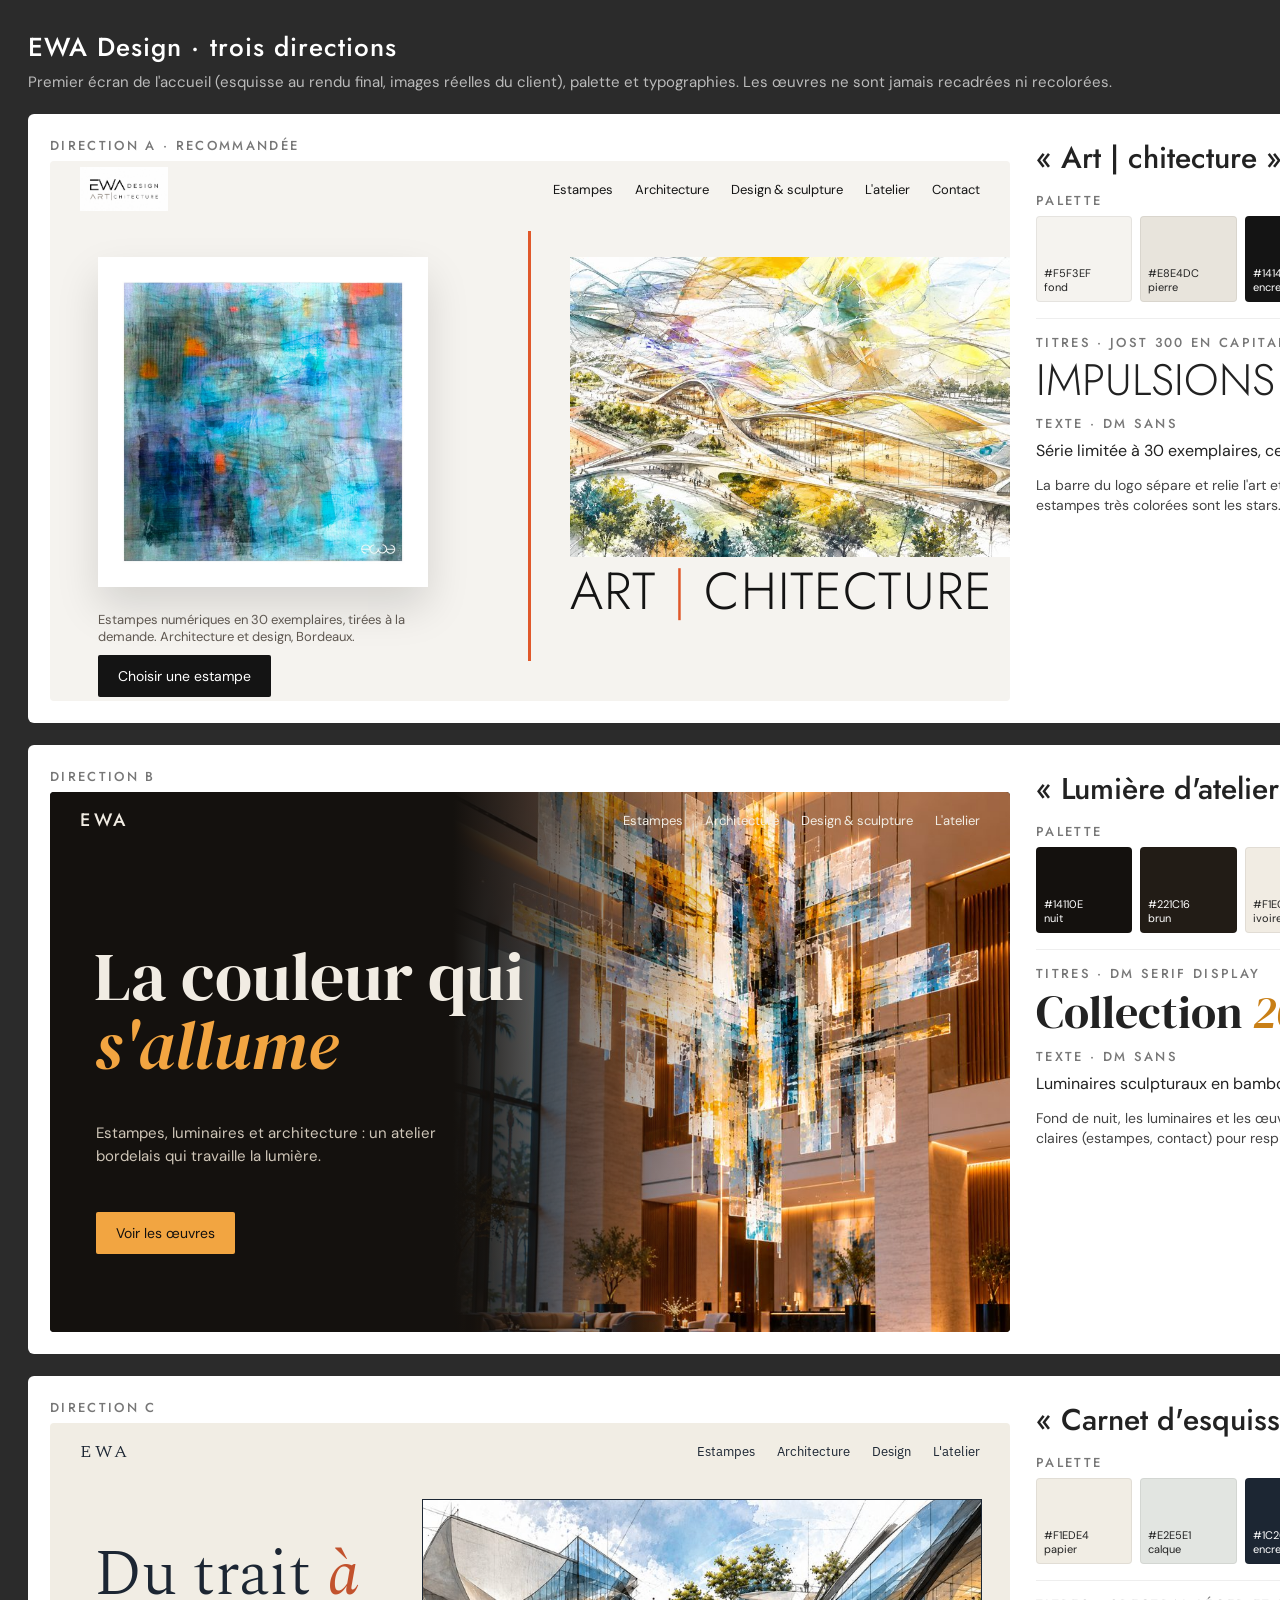
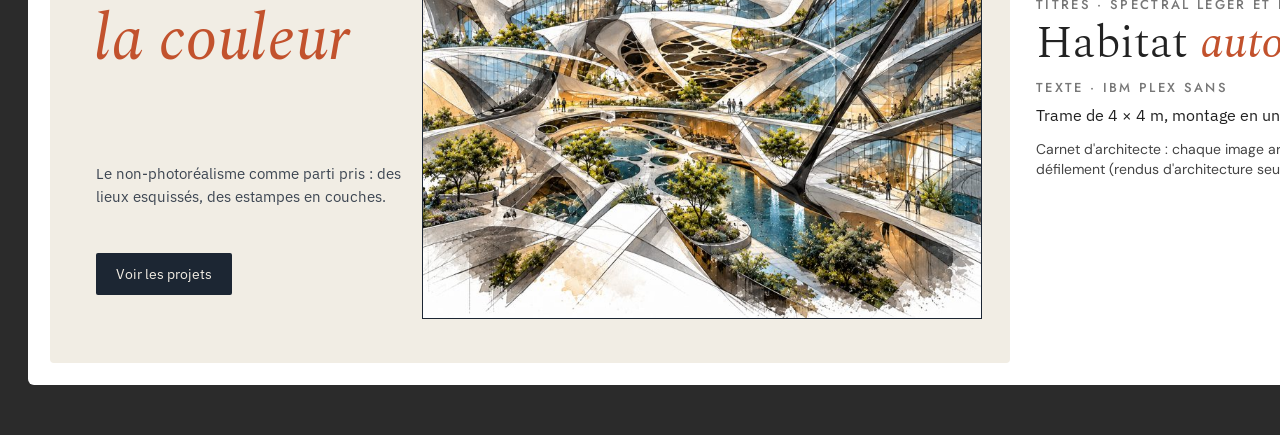
<file: _suivi/directions/directions.html>
<!doctype html>
<html lang="fr"><head><meta charset="utf-8"><title>Directions EWA Design</title>
<style>
@font-face{font-family:Jost;src:url(polices/jost-latin-300-normal.woff2);font-weight:300}
@font-face{font-family:Jost;src:url(polices/jost-latin-500-normal.woff2);font-weight:500}
@font-face{font-family:Jost;src:url(polices/jost-latin-400-italic.woff2);font-style:italic}
@font-face{font-family:'DM Sans';src:url(polices/dm-sans-latin-400-normal.woff2)}
@font-face{font-family:'DM Serif Display';src:url(polices/dm-serif-display-latin-400-normal.woff2)}
@font-face{font-family:'DM Serif Display';src:url(polices/dm-serif-display-latin-400-italic.woff2);font-style:italic}
@font-face{font-family:Spectral;src:url(polices/spectral-latin-300-normal.woff2);font-weight:300}
@font-face{font-family:Spectral;src:url(polices/spectral-latin-400-italic.woff2);font-style:italic}
@font-face{font-family:'IBM Plex Sans';src:url(polices/ibm-plex-sans-latin-400-normal.woff2)}
*{box-sizing:border-box;margin:0}
body{width:1600px;background:#2b2b2b;font-family:'DM Sans',sans-serif;color:#222;padding:28px}
h1{color:#fff;font:500 26px Jost;letter-spacing:.04em;margin-bottom:6px}
.sous{color:#bbb;font-size:15px;margin-bottom:22px}
.dir{display:grid;grid-template-columns:960px 1fr;gap:26px;background:#fff;border-radius:6px;padding:22px;margin-bottom:22px}
.etiq{font:500 13px Jost;letter-spacing:.18em;text-transform:uppercase;color:#777;margin-bottom:6px}
.nom{font:500 30px Jost;margin-bottom:12px}
.ecran{position:relative;width:960px;height:540px;overflow:hidden;border-radius:4px}
.ent{position:absolute;top:0;left:0;right:0;height:56px;display:flex;align-items:center;justify-content:space-between;padding:0 30px;font-size:13px}
.ent nav{display:flex;gap:22px}
.bt{display:inline-block;padding:12px 20px;border-radius:2px;font-size:14px}
.pal{display:flex;gap:8px;margin:6px 0 16px}
.sw{flex:1;height:86px;border-radius:4px;display:flex;align-items:flex-end;padding:7px;font:500 11px 'DM Sans';border:1px solid #0001}
.typo{border-top:1px solid #eee;padding-top:14px}
.idee{font-size:14px;line-height:1.45;color:#444;margin-top:12px}
/* A */
.a{background:#F5F3EF;color:#141414}
.a .logo{height:44px}
.a .gauche{position:absolute;left:48px;top:96px;width:330px;height:330px;background:#fff;padding:14px;box-shadow:0 20px 40px #0002}
.a .gauche img{width:100%;height:100%;object-fit:cover}
.a .barre{position:absolute;left:478px;top:70px;bottom:40px;width:3px;background:#E0582A}
.a .droite{position:absolute;left:520px;top:96px;right:0;height:300px}
.a .droite img{width:100%;height:100%;object-fit:cover}
.a h2{position:absolute;left:520px;top:404px;font:300 52px/1 Jost;text-transform:uppercase;letter-spacing:.02em}
.a h2 i{font-style:normal;color:#E0582A}
.a .bas{position:absolute;left:48px;top:450px;font-size:13px;color:#5e5750;width:330px}
.a .bas .bt{background:#141414;color:#fff;margin-top:10px}
/* B */
.b{background:#14110E;color:#F1ECE3}
.b img.fond{position:absolute;right:0;top:0;width:58%;height:100%;object-fit:cover}
.b .voile{position:absolute;inset:0;background:linear-gradient(90deg,#14110E 42%,#14110E00 70%)}
.b h2{position:absolute;left:44px;top:150px;width:520px;font:400 68px/1.02 'DM Serif Display'}
.b h2 i{color:#F2A541}
.b p{position:absolute;left:46px;top:330px;width:400px;font-size:15px;color:#cfc6b8;line-height:1.5}
.b .bt{position:absolute;left:46px;top:420px;background:#F2A541;color:#14110E}
/* C */
.c{background:#F1EDE4;color:#1C2633}
.c img.f{position:absolute;right:28px;top:76px;width:560px;height:420px;object-fit:cover}
.c h2{position:absolute;left:44px;top:120px;width:300px;font:300 64px/1.02 Spectral}
.c h2 i{color:#C2522D}
.c p{position:absolute;left:46px;top:340px;width:330px;font:15px/1.5 'IBM Plex Sans';color:#3d4652}
.c .bt{position:absolute;left:46px;top:430px;background:#1C2633;color:#F1ECE3;font-family:'IBM Plex Sans'}
.c .trait{position:absolute;right:28px;top:76px;width:560px;height:420px;border:1px solid #1C2633}
</style></head><body>
<h1>EWA Design · trois directions</h1>
<p class="sous">Premier écran de l'accueil (esquisse au rendu final, images réelles du client), palette et typographies. Les œuvres ne sont jamais recadrées ni recolorées.</p>

<div class="dir">
  <div>
    <div class="etiq">Direction A · recommandée</div>
    <div class="ecran a">
      <div class="ent"><img class="logo" src="img/logo.jpg" alt=""><nav><span>Estampes</span><span>Architecture</span><span>Design &amp; sculpture</span><span>L'atelier</span><span>Contact</span></nav></div>
      <div class="gauche"><img src="img/serie-impulsions-90x90-2026-3.jpg" alt=""></div>
      <div class="barre"></div>
      <div class="droite"><img src="img/complexe-sportif-futuriste-rubans.jpg" alt=""></div>
      <h2>Art <i>|</i> chitecture</h2>
      <div class="bas">Estampes numériques en 30 exemplaires, tirées à la demande. Architecture et design, Bordeaux.<br><span class="bt">Choisir une estampe</span></div>
    </div>
  </div>
  <div>
    <div class="nom">« Art | chitecture »</div>
    <div class="etiq">Palette</div>
    <div class="pal">
      <div class="sw" style="background:#F5F3EF">#F5F3EF<br>fond</div>
      <div class="sw" style="background:#E8E4DC">#E8E4DC<br>pierre</div>
      <div class="sw" style="background:#141414;color:#fff">#141414<br>encre</div>
      <div class="sw" style="background:#8B8179;color:#fff">#8B8179<br>taupe</div>
      <div class="sw" style="background:#E0582A;color:#fff">#E0582A<br>accent</div>
    </div>
    <div class="typo"><div class="etiq">Titres · Jost 300 en capitales</div><div style="font:300 44px/1 Jost;text-transform:uppercase">Impulsions <span style="color:#E0582A">2026</span></div>
    <div class="etiq" style="margin-top:12px">Texte · DM Sans</div><div style="font-size:16px;line-height:1.5">Série limitée à 30 exemplaires, certificat d'authenticité, 300 ppp.</div></div>
    <p class="idee">La barre du logo sépare et relie l'art et l'architecture. Galerie blanche : les estampes très colorées sont les stars.</p>
  </div>
</div>

<div class="dir">
  <div>
    <div class="etiq">Direction B</div>
    <div class="ecran b">
      <img class="fond" src="img/lustre-verre-suspendu-lobby.jpg" alt=""><div class="voile"></div>
      <div class="ent" style="color:#F1ECE3"><b style="font:500 18px Jost;letter-spacing:.2em">EWA</b><nav><span>Estampes</span><span>Architecture</span><span>Design &amp; sculpture</span><span>L'atelier</span></nav></div>
      <h2>La couleur qui <i>s'allume</i></h2>
      <p>Estampes, luminaires et architecture : un atelier bordelais qui travaille la lumière.</p>
      <span class="bt">Voir les œuvres</span>
    </div>
  </div>
  <div>
    <div class="nom">« Lumière d'atelier »</div>
    <div class="etiq">Palette</div>
    <div class="pal">
      <div class="sw" style="background:#14110E;color:#fff">#14110E<br>nuit</div>
      <div class="sw" style="background:#221C16;color:#fff">#221C16<br>brun</div>
      <div class="sw" style="background:#F1ECE3">#F1ECE3<br>ivoire</div>
      <div class="sw" style="background:#F2A541">#F2A541<br>ambre</div>
      <div class="sw" style="background:#1FA6C9;color:#fff">#1FA6C9<br>cyan</div>
    </div>
    <div class="typo"><div class="etiq">Titres · DM Serif Display</div><div style="font:400 46px/1 'DM Serif Display'">Collection <i style="color:#c97f16">2027</i></div>
    <div class="etiq" style="margin-top:12px">Texte · DM Sans</div><div style="font-size:16px;line-height:1.5">Luminaires sculpturaux en bambou, verre et matière volcanique.</div></div>
    <p class="idee">Fond de nuit, les luminaires et les œuvres s'allument au passage. Deux sections claires (estampes, contact) pour respirer.</p>
  </div>
</div>

<div class="dir">
  <div>
    <div class="etiq">Direction C</div>
    <div class="ecran c">
      <div class="ent"><b style="font:400 18px Spectral;letter-spacing:.2em">EWA</b><nav style="font-family:'IBM Plex Sans'"><span>Estampes</span><span>Architecture</span><span>Design</span><span>L'atelier</span></nav></div>
      <img class="f" src="img/art-chitecture.jpg" alt=""><div class="trait"></div>
      <h2>Du trait <i>à la couleur</i></h2>
      <p>Le non-photoréalisme comme parti pris : des lieux esquissés, des estampes en couches.</p>
      <span class="bt">Voir les projets</span>
    </div>
  </div>
  <div>
    <div class="nom">« Carnet d'esquisses »</div>
    <div class="etiq">Palette</div>
    <div class="pal">
      <div class="sw" style="background:#F1EDE4">#F1EDE4<br>papier</div>
      <div class="sw" style="background:#E2E5E1">#E2E5E1<br>calque</div>
      <div class="sw" style="background:#1C2633;color:#fff">#1C2633<br>encre</div>
      <div class="sw" style="background:#C2522D;color:#fff">#C2522D<br>terre</div>
      <div class="sw" style="background:#8FA9B8">#8FA9B8<br>lavis</div>
    </div>
    <div class="typo"><div class="etiq">Titres · Spectral léger et italique</div><div style="font:300 46px/1 Spectral">Habitat <i style="color:#C2522D">autonome</i></div>
    <div class="etiq" style="margin-top:12px">Texte · IBM Plex Sans</div><div style="font:16px/1.5 'IBM Plex Sans'">Trame de 4 × 4 m, montage en une journée, serre au centre.</div></div>
    <p class="idee">Carnet d'architecte : chaque image arrive en trait puis prend sa couleur au défilement (rendus d'architecture seulement, jamais les œuvres).</p>
  </div>
</div>
</body></html>
</file>
<file: assets/css/socle.css>
/* Socle : règles communes à toutes les maquettes. Le style du projet va dans site.css.
   Les couleurs et polices du projet se règlent par les variables ci-dessous (redéfinies dans site.css). */
:root {
  --police-titres: Georgia, 'Times New Roman', serif;
  --police-texte: system-ui, -apple-system, 'Segoe UI', Roboto, sans-serif;
  --accent: #b3361f;
  --texte-doux: color-mix(in srgb, var(--texte) 78%, var(--fond));
  --ligne: color-mix(in srgb, var(--texte) 18%, var(--fond));
  --gouttiere: clamp(16px, 4vw, 48px);
  --largeur: 1240px;
  --rayon: 6px;
  --duree: .7s;
  --courbe: cubic-bezier(.22, 1, .36, 1);
}

*, *::before, *::after { box-sizing: border-box; }
html { -webkit-text-size-adjust: 100%; text-size-adjust: 100%; }
body {
  font-family: var(--police-texte); font-size: clamp(1rem, .96rem + .2vw, 1.125rem); line-height: 1.6;
  padding-bottom: var(--barres-h); overflow-x: clip;
}
img, picture, video, canvas, svg { display: block; max-width: 100%; }
img, video { height: auto; }
h1, h2, h3, h4 { font-family: var(--police-titres); line-height: 1.08; margin: 0 0 .5em; text-wrap: balance; font-weight: 600; }
p, li, dd, figcaption { text-wrap: pretty; }
p { margin: 0 0 1em; }
a { color: inherit; }
a[href^="mailto:"] { overflow-wrap: anywhere; }
button, input, select, textarea { font: inherit; color: inherit; }
button { cursor: pointer; }
:where(a, button, input, select, textarea, summary, [tabindex]) { -webkit-tap-highlight-color: transparent; }
:focus { outline: none; }
:focus-visible { outline: 3px solid var(--accent); outline-offset: 3px; border-radius: 2px; }
[id] { scroll-margin-top: calc(var(--entete-h) + 12px); scroll-margin-bottom: calc(var(--barres-h) + 12px); }
/* Lien profond vers une scène qui cache l'en-tête : elle arrive tout en haut de l'écran (comme aller() du socle). */
html.js:not(.secours) :is([data-entete-cache], [data-entete-cache] [id], [data-fx="plein-ecran"], [data-fx="plein-ecran"] [id]) { scroll-margin-top: 0; }
[hidden] { display: none !important; }

.visuellement-cache {
  position: absolute !important; width: 1px; height: 1px; padding: 0; margin: -1px;
  overflow: hidden; clip: rect(0 0 0 0); white-space: nowrap; border: 0;
}
.evitement {
  position: fixed; left: 12px; top: 12px; z-index: 1000; padding: 12px 16px; background: var(--texte); color: var(--fond);
  transform: translateY(-160%); text-decoration: none;
}
.evitement:focus-visible { transform: none; }
.conteneur { width: min(100% - 2 * var(--gouttiere), var(--largeur)); margin-inline: auto; }
.chiffres { font-variant-numeric: tabular-nums; }

/* Boutons : zones tactiles d'au moins 44 px. */
.bouton {
  display: inline-flex; align-items: center; justify-content: center; gap: .5em;
  min-height: 48px; min-width: 44px; padding: .7em 1.4em; border-radius: 999px;
  background: var(--accent); color: var(--fond); text-decoration: none; font-weight: 600; border: 0;
  line-height: 1.2; text-align: center;
}
.bouton--contour { background: transparent; color: inherit; box-shadow: inset 0 0 0 2px currentColor; }
.bouton[disabled] { opacity: .55; cursor: not-allowed; }

/* Apparitions : cachées par le style critique jusqu'à .vu, jamais recachées. */
html.js:not(.secours):not([data-arrivee="retour"]) [data-anime]:not([data-anime="gsap"]) {
  transform: translate3d(0, 1.2rem, 0);
  transition: opacity var(--duree) var(--courbe) var(--delai, 0s), transform var(--duree) var(--courbe) var(--delai, 0s);
}
html.js:not(.secours):not([data-arrivee="retour"]) [data-anime]:not([data-anime="gsap"]).vu { transform: none; }

/* Bibliothèque d'effets (effets.js). Apparitions : le bloc lui-même ne glisse pas, ce sont ses parties qui arrivent.
   Mêmes conditions que les apparitions : en secours, au retour et sans JavaScript, état final direct.
   Les transitions ne valent que pendant l'arrivée (.fx-fini ensuite) : celles du projet reprennent la main. */
html.js:not(.secours):not([data-arrivee="retour"]) :is([data-anime="lignes"], [data-anime="mots"], [data-anime="lettres"], [data-anime="cascade"]):not([data-anime="gsap"]) {
  transform: none; transition: opacity .25s linear var(--delai, 0s);
}
/* Masques des lignes : découpe par clip-path, débordante en haut et sur les côtés (accents), un peu en bas (jambages),
   au lieu d'un overflow et de marges : la mise en page ne change pas d'un pixel pendant la découpe. La ligne part
   d'assez bas (135 %) pour rester invisible malgré le débord du bas. */
.fx-ligne-mask { overflow: visible !important; clip-path: inset(-.4em -.6em -.2em -.6em); }
html.js:not(.secours):not([data-arrivee="retour"]) [data-anime="lignes"] .fx-ligne {
  transform: translate3d(0, 135%, 0); transition: transform 1s var(--courbe) calc(var(--delai, 0s) + var(--i, 0) * 90ms);
}
html.js:not(.secours):not([data-arrivee="retour"]) [data-anime="lignes"].vu .fx-ligne { transform: none; }
html.js:not(.secours):not([data-arrivee="retour"]) [data-anime="mots"] .fx-mot {
  opacity: 0; transform: translate3d(0, .5em, 0);
  transition: opacity .6s var(--courbe) calc(var(--delai, 0s) + var(--i, 0) * 35ms), transform .7s var(--courbe) calc(var(--delai, 0s) + var(--i, 0) * 35ms);
}
html.js:not(.secours):not([data-arrivee="retour"]) [data-anime="mots"].vu .fx-mot { opacity: 1; transform: none; }
/* Lettres : chaque mot reste d'un bloc (jamais coupé en fin de ligne), les lettres basculent en place. */
[data-anime="lettres"] :is(.fx-mot-l, .fx-lettre) { display: inline-block; }
html.js:not(.secours):not([data-arrivee="retour"]) [data-anime="lettres"] .fx-lettre {
  opacity: 0; transform: translate3d(0, .55em, 0) rotate(12deg); transform-origin: 0 100%;
  transition: opacity .5s var(--courbe) calc(var(--delai, 0s) + var(--i, 0) * 18ms), transform .8s var(--courbe) calc(var(--delai, 0s) + var(--i, 0) * 18ms);
}
html.js:not(.secours):not([data-arrivee="retour"]) [data-anime="lettres"].vu .fx-lettre { opacity: 1; transform: none; }
html.js:not(.secours):not([data-arrivee="retour"]) [data-anime="cascade"] > * { opacity: 0; transform: translate3d(0, 1.8rem, 0); }
html.js:not(.secours):not([data-arrivee="retour"]) [data-anime="cascade"]:not(.fx-fini) > * {
  transition: opacity .7s var(--courbe) calc(var(--delai, 0s) + var(--i, 0) * 80ms), transform .9s var(--courbe) calc(var(--delai, 0s) + var(--i, 0) * 80ms);
}
html.js:not(.secours):not([data-arrivee="retour"]) [data-anime="cascade"].vu > * { opacity: 1; transform: none; }
/* Rideau : règle aussi précise que celle des apparitions (sinon sa transition de découpe serait écrasée). */
html.js:not(.secours):not([data-arrivee="retour"]) [data-anime="rideau"]:not([data-anime="gsap"]) {
  transform: none; clip-path: inset(0 0 100% 0);
}
html.js:not(.secours):not([data-arrivee="retour"]) [data-anime="rideau"]:not([data-anime="gsap"]):not(.fx-fini) {
  transition: opacity .25s linear var(--delai, 0s), clip-path 1.2s cubic-bezier(.77, 0, .18, 1) var(--delai, 0s);
}
html.js:not(.secours):not([data-arrivee="retour"]) [data-anime="rideau"]:not([data-anime="gsap"]).vu { clip-path: inset(0 0 0 0); }
html.js:not(.secours):not([data-arrivee="retour"]) [data-anime="rideau"]:not([data-fx]) > :is(picture, video) { transform: scale(1.14); }
html.js:not(.secours):not([data-arrivee="retour"]) [data-anime="rideau"]:not([data-fx]):not(.fx-fini) > :is(picture, video) { transition: transform 1.6s var(--courbe) var(--delai, 0s); }
html.js:not(.secours):not([data-arrivee="retour"]) [data-anime="rideau"].vu:not([data-fx]) > :is(picture, video) { transform: none; }
/* Effets liés au défilement : l'image déplacée par GSAP n'a aucune transition CSS (une seule source par propriété). */
[data-fx="parallaxe"] > :is(picture, video, img), [data-fx="zoom"] > :is(picture, video, img) { transition: none; }
/* WebGL « onde » : le canvas, calé sur l'image, n'est visible que pendant le mouvement ; au repos, l'image d'origine, nette. */
[data-fx="onde"] { position: relative; }
.fx-onde { position: absolute; left: 0; top: 0; width: 100%; height: 100%; pointer-events: none; opacity: 0; transition: opacity .3s linear; }
.fx-onde--actif { opacity: 1; transition-duration: .12s; }
/* Image qui s'ouvre en plein écran : section haute, cadre collant en haut de l'écran (sticky, pas d'épinglage GSAP).
   En secours et sans JavaScript : image entière dans une section normale (règles [data-collant]). */
html.js:not(.secours) [data-fx="plein-ecran"] { position: relative; height: var(--fx-longueur, 260svh); }
html.js:not(.secours) [data-fx="plein-ecran"] > [data-collant] { position: sticky; top: 0; height: 100vh; height: 100svh; overflow: hidden; }
[data-fx="plein-ecran"] > [data-collant] > .media, [data-fx="plein-ecran"] [data-fx-cible] { width: 100%; height: 100%; border-radius: 0; }
:is(html.secours, html:not(.js)) [data-fx="plein-ecran"] [data-fx-cible] { height: 100svh; }
/* Mots géants : la rangée garde sa largeur (mots répétés au besoin) et ne sort jamais de son bandeau.
   En secours et sans JavaScript, les mots passent à la ligne : rien n'est coupé. */
[data-fx="mots-geants"] { overflow: hidden; overflow: clip; }
[data-fx="mots-geants"] [data-fx-rangee] { width: max-content; white-space: nowrap; margin: 0; }
:is(html.secours, html:not(.js)) [data-fx="mots-geants"] { overflow: visible; }
:is(html.secours, html:not(.js)) [data-fx="mots-geants"] [data-fx-rangee] { width: auto; white-space: normal; line-height: 1.2; }
/* Inclinaison selon la vitesse : GSAP seul tient la transformation (pas de transition CSS sur transform). */
[data-fx="vitesse"], [data-fx="mots-geants"] [data-fx-rangee] { transition-property: opacity, color, background-color, border-color, box-shadow !important; }

/* Effets au survol : au premier survol, GSAP prend la main sur la transformation (classe fx-survol) :
   plus aucune transition CSS sur transform pour cet élément. */
.fx-survol { transition-property: opacity, color, background-color, border-color, box-shadow !important; }

[data-boucle-css].hors-ecran, [data-boucle-css].hors-ecran *, [data-boucle-css].en-pause, [data-boucle-css].en-pause * { animation-play-state: paused !important; }

/* En-tête : opaque, jamais coupé, se cache en descendant. */
[data-entete] {
  position: fixed; inset: 0 0 auto; z-index: 800; background: var(--fond);
  border-bottom: 1px solid var(--ligne); transition: transform .35s var(--courbe);
}
html.entete-cache [data-entete], html.scene-sans-entete:not(.menu-ouvert) [data-entete] { transform: translateY(-100%); }
.entete-rangee {
  display: flex; align-items: center; gap: clamp(8px, 2vw, 28px);
  min-height: 64px; padding: 8px var(--gouttiere); max-width: calc(var(--largeur) + 2 * var(--gouttiere)); margin-inline: auto;
}
.entete-logo { display: inline-flex; align-items: center; gap: .6em; min-height: 44px; text-decoration: none; font-weight: 700; flex: none; }
.entete-logo img { width: 36px; height: 36px; }
[data-nav] { flex: 1 1 auto; min-width: 0; display: flex; justify-content: flex-end; }
[data-nav] ul { display: flex; gap: clamp(12px, 2vw, 28px); list-style: none; margin: 0; padding: 0; min-width: 0; overflow: hidden; white-space: nowrap; }
/* Un lien de navigation ne passe jamais à la ligne : sinon il « tient » sur deux lignes et le relais
   (deuxième rangée, bouton Menu) ne se déclenche pas. */
[data-nav] a { display: inline-flex; align-items: center; min-height: 44px; text-decoration: none; white-space: nowrap; }
[data-nav] a[aria-current] { text-decoration: underline; text-underline-offset: .35em; text-decoration-thickness: 2px; }
.entete-actions { display: flex; align-items: center; gap: 8px; flex: none; }
.entete-actions .bouton { min-height: 44px; padding-inline: 1.1em; }
.entete-langue { display: inline-flex; align-items: center; justify-content: center; min-width: 44px; min-height: 44px; text-decoration: none; font-weight: 600; text-transform: uppercase; }
[data-menu-bouton] { display: none; min-height: 44px; min-width: 44px; padding: 0 14px; border: 0; border-radius: 999px; background: var(--texte); color: var(--fond); font-weight: 600; }
html.nav-compacte [data-nav] { display: none; }
html.nav-compacte [data-menu-bouton] { display: inline-flex; align-items: center; }
html.nav-compacte .entete-actions { margin-left: auto; }
/* Dès 900 px, les liens qui ne tiennent pas à côté du logo passent sur une deuxième rangée (entete.js) :
   jamais le bouton Menu seul sur ordinateur. L'en-tête est plus haut : --entete-h suit (mesures.js). */
html.nav-deux-rangees .entete-rangee { flex-wrap: wrap; row-gap: 0; }
html.nav-deux-rangees [data-nav] { order: 3; flex: 1 0 100%; justify-content: flex-start; border-top: 1px solid var(--ligne); }
html.nav-deux-rangees .entete-actions { margin-left: auto; }
html.nav-deux-lignes [data-nav] ul { flex-wrap: wrap; row-gap: 0; column-gap: clamp(12px, 1.6vw, 24px); }
@media (max-width: 520px) { .entete-actions .bouton { display: none; } }

/* Sans JavaScript : l'en-tête reste dans le flux (sa hauteur n'est pas mesurée, rien ne passe dessous).
   Dès 900 px, les liens passent à la ligne sous le logo ; en dessous, un lien Menu ouvre le menu plein écran
   par son ancre (#menu:target) et un lien Fermer le referme. */
.menu-sansjs, .menu-sansjs-fermer { display: none; }
html:not(.js) { --entete-h: 0px; }
html:not(.js) [data-entete] { position: relative; }
@media (min-width: 900px) {
  html:not(.js) .entete-rangee { flex-wrap: wrap; row-gap: 0; }
  html:not(.js) [data-nav] { order: 3; flex: 1 0 100%; justify-content: flex-start; }
  html:not(.js) [data-nav] ul { flex-wrap: wrap; column-gap: clamp(12px, 2vw, 28px); row-gap: 0; }
  html:not(.js) .entete-actions { margin-left: auto; }
}
@media (max-width: 899px) {
  html:not(.js) [data-nav] { display: none; }
  html:not(.js) .entete-actions { margin-left: auto; }
  html:not(.js) .menu-sansjs {
    display: inline-flex; align-items: center; min-height: 44px; min-width: 44px; padding: 0 14px; border-radius: 999px;
    background: var(--texte); color: var(--fond); font-weight: 600; text-decoration: none;
  }
}
html:not(.js) #menu:target { z-index: 810; visibility: visible; opacity: 1; transition: none; padding-top: 24px; }
html:not(.js) #menu:target li { opacity: 1; transform: none; transition: none; }
html:not(.js) #menu:target .menu-sansjs-fermer { display: block; margin: 0 0 16px; }
html:not(.js) .menu-sansjs-fermer a { display: inline-flex; align-items: center; min-height: 44px; font-weight: 600; }
/* Cible du lien Fermer : fixe, elle ne fait pas défiler la page quand le menu se referme. */
#menu-ferme { position: fixed; top: 0; left: 0; width: 1px; height: 1px; pointer-events: none; }
/* Sans JavaScript, la barre fixe du téléphone n'est pas mesurée : sa hauteur est réservée d'office. */
@media (max-width: 760px) { html:not(.js) { --barres-h: calc(65px + env(safe-area-inset-bottom)); } }

/* Menu : plein écran, liens qui arrivent l'un après l'autre. */
[data-menu] {
  position: fixed; inset: 0; z-index: 790; background: var(--menu-fond, var(--fond)); overflow-y: auto; overscroll-behavior: contain;
  padding: calc(var(--entete-h) + 24px) var(--gouttiere) calc(32px + var(--barres-h));
  visibility: hidden; opacity: 0; transition: opacity .3s var(--courbe), visibility 0s .3s;
}
html.menu-ouvert [data-menu] { visibility: visible; opacity: 1; transition: opacity .3s var(--courbe); }
html.menu-ouvert [data-entete] { transform: none; }
[data-menu] ul { list-style: none; margin: 0 0 32px; padding: 0; }
[data-menu] li { opacity: 0; transform: translateY(12px); transition: opacity .4s var(--courbe), transform .4s var(--courbe); transition-delay: calc(var(--i, 0) * 50ms + 80ms); }
html.menu-ouvert [data-menu] li { opacity: 1; transform: none; }
[data-menu] .menu-lien { display: flex; align-items: center; min-height: 52px; font-family: var(--police-titres); font-size: clamp(1.6rem, 7vw, 2.6rem); text-decoration: none; }
[data-menu] .menu-lien[aria-current] { color: var(--accent); }

/* Voile de transition (état de départ dans le style critique). */
[data-voile] { display: grid; place-items: center; color: var(--fond); }
.voile-contenu { display: grid; justify-items: center; gap: 12px; text-align: center; padding: var(--gouttiere); }
.voile-contenu img { width: 56px; height: 56px; }
[data-voile-libelle] { font-family: var(--police-titres); font-size: clamp(1.6rem, 5vw, 3rem); }
/* Forme « vague » : bords ondulés du voile (en haut à la montée, en bas au retrait), posés par le gabarit. */
[data-voile] .voile-vague { position: absolute; left: 0; width: 100%; height: clamp(60px, 12vh, 120px); fill: var(--voile-fond); pointer-events: none; }
[data-voile] .voile-vague--haut { bottom: calc(100% - 1px); transform-origin: 50% 100%; }
[data-voile] .voile-vague--bas { top: calc(100% - 1px); transform-origin: 50% 0; }
/* Trou qui s'ouvre dans le voile (forme « iris ») ou dans le panneau de l'intro (versObjet) :
   variables --cx, --cy (centre) et --trou (rayon), posées image par image par le socle. */
[data-voile].avec-trou, .ouverture-panneau.avec-trou {
  -webkit-mask: radial-gradient(circle at var(--cx, 50%) var(--cy, 50%), transparent var(--trou, -2px), #000 calc(var(--trou, -2px) + 1px));
          mask: radial-gradient(circle at var(--cx, 50%) var(--cy, 50%), transparent var(--trou, -2px), #000 calc(var(--trou, -2px) + 1px));
}

/* Barre fixe du téléphone : action principale et contact rapide. */
[data-barre-fixe] {
  position: fixed; inset: auto 0 0; z-index: 780; display: none; gap: 8px;
  padding: 8px var(--gouttiere) calc(8px + env(safe-area-inset-bottom)); background: var(--fond); border-top: 1px solid var(--ligne);
  transition: transform .3s var(--courbe);
}
[data-barre-fixe] .bouton { flex: 1; min-height: 48px; }
[data-barre-fixe].barre-masquee { transform: translateY(110%); }
@media (max-width: 760px) { [data-barre-fixe] { display: flex; } }

/* Écrans plein cadre et sections épinglées : tout tient dans la partie visible. */
.ecran {
  min-height: 100vh; min-height: 100svh; display: flex; flex-direction: column;
  padding-top: calc(var(--entete-h) + 16px); padding-bottom: calc(var(--barres-h) + 16px);
}
.ecran.epingle { height: 100vh; height: 100svh; min-height: 0; }
.ecran .piste { flex: 1 1 auto; min-height: 0; max-height: 820px; }

/* Scènes épinglées ou collantes du projet ([data-scene], .ecran.epingle) : en secours et sans
   JavaScript, plus rien n'est épinglé, la scène prend la hauteur de son contenu (au moins un écran) au lieu
   d'être coupée. Son cadre collant [data-collant] redevient un bloc normal. */
:is(html.secours, html:not(.js)) :is([data-scene], .ecran.epingle) { height: auto !important; min-height: 100svh; }
:is(html.secours, html:not(.js)) [data-collant] { position: relative !important; top: auto !important; height: auto !important; min-height: 100svh; }

/* Faces arrière d'un objet en 3D (verso d'une carte, dos d'un volet) : jamais visibles de dos ;
   en secours et sans JavaScript, l'objet est posé ouvert et son dos est retiré (sinon il recouvre le texte). */
[data-face="dos"] { backface-visibility: hidden; -webkit-backface-visibility: hidden; }
:is(html.secours, html:not(.js)) [data-face="dos"] { display: none !important; }

/* Écrans bas. 1366×768 et moins de 820 px de haut sur ordinateur : .masque-ecran-bas se retire (phrase
   d'introduction, surtitre, légende), pour que le premier écran et les scènes épinglées tiennent.
   Téléphone à l'horizontale et moins de 500 px de haut : .masque-ecran-tres-bas se retire aussi, et les
   écrans plein cadre se resserrent. Les tailles des titres d'ouverture se règlent dans site.css, dans les
   mêmes requêtes (@media (max-height: 820px) and (min-width: 761px), puis (max-height: 500px)). */
@media (max-height: 820px) and (min-width: 761px) { .masque-ecran-bas { display: none !important; } }
@media (max-height: 500px) {
  .masque-ecran-bas, .masque-ecran-tres-bas { display: none !important; }
  .ecran { padding-top: calc(var(--entete-h) + 8px); padding-bottom: calc(var(--barres-h) + 8px); }
}

/* Médias : cadrage réglé par --cadrage (object-position), mention des illustrations générées. */
.media { position: relative; margin: 0; overflow: hidden; border-radius: var(--rayon); background: color-mix(in srgb, var(--texte) 8%, var(--fond)); } /* jamais de case vide pendant le chargement */
.media picture { display: block; width: 100%; height: 100%; }
.media img, .media video { width: 100%; height: 100%; object-fit: cover; object-position: var(--cadrage, 50% 50%); }
@media (max-width: 760px) { .media img, .media video { object-position: var(--cadrage-mobile, var(--cadrage, 50% 50%)); } }
.mention-ia {
  position: absolute; right: 8px; bottom: 8px; z-index: 2; padding: 3px 8px; border-radius: 999px;
  background: rgba(0, 0, 0, .66); color: #fff; font: 600 12px/1.4 var(--police-texte); letter-spacing: .01em; pointer-events: none;
}

/* Formulaires. */
.champ { display: grid; gap: 6px; margin-bottom: 18px; }
.champ label { font-weight: 600; }
.champ input, .champ select, .champ textarea {
  min-height: 48px; padding: 10px 12px; border: 1px solid color-mix(in srgb, var(--texte) 45%, var(--fond)); border-radius: var(--rayon); background: var(--fond);
}
.champ [aria-invalid="true"] { border-color: #b00020; }
.champ-erreur { margin: 0; color: #b00020; font-size: .95rem; }
.mention-donnees { font-size: .9rem; color: var(--texte-doux); }
[data-message-envoi] { padding: 12px 16px; border-radius: var(--rayon); background: color-mix(in srgb, var(--accent) 12%, var(--fond)); }

/* Barre de lecture des pages longues. */
[data-barre-lecture] { position: fixed; left: 0; right: 0; top: var(--entete-h); height: 3px; z-index: 805; background: var(--accent); transform: scaleX(0); transform-origin: 0 50%; }
html.entete-cache [data-barre-lecture] { top: 0; }

/* Curseur personnalisé (souris uniquement, activé par data-curseur sur html). */
.curseur {
  position: fixed; left: -8px; top: -8px; z-index: 1001; width: 16px; height: 16px; border-radius: 50%;
  border: 2px solid var(--accent); pointer-events: none; opacity: 0; transition: opacity .2s, width .2s, height .2s, left .2s, top .2s;
}
html.curseur-actif .curseur { opacity: 1; }
.curseur.curseur-lien { width: 40px; height: 40px; left: -20px; top: -20px; }
.curseur.curseur-cache { opacity: 0 !important; }

/* Pied de page. */
.pied { padding: 56px 0 32px; border-top: 1px solid var(--ligne); }
.pied-grille { display: grid; gap: 32px; grid-template-columns: repeat(auto-fit, minmax(200px, 1fr)); }
.pied ul { list-style: none; margin: 0; padding: 0; }
.pied a, .pied button.lien { display: inline-flex; align-items: center; min-height: 44px; }
button.lien { background: none; border: 0; padding: 0; text-decoration: underline; text-underline-offset: .2em; }
.pied-bas { display: flex; flex-wrap: wrap; justify-content: space-between; gap: 12px; margin-top: 32px; font-size: .9rem; color: var(--texte-doux); }
</file>
<file: assets/css/site.css>
/* EWA Design · direction « Art | chitecture » : galerie blanche, barre orange du logo, Jost et DM Sans.
   Le socle (socle.css) donne les règles communes ; ici, l'identité et les composants du site. */
@font-face { font-family: 'Jost'; src: url('/assets/fonts/jost.woff2') format('woff2'); font-weight: 100 900; font-style: normal; font-display: swap; }
@font-face { font-family: 'Jost'; src: url('/assets/fonts/jost-italique.woff2') format('woff2'); font-weight: 100 900; font-style: italic; font-display: swap; }
@font-face { font-family: 'DM Sans'; src: url('/assets/fonts/dm-sans.woff2') format('woff2'); font-weight: 100 1000; font-style: normal; font-display: swap; }
/* Polices de secours ajustées : le texte ne saute pas à l'arrivée des vraies polices. */
@font-face { font-family: 'Jost secours'; src: local('Arial'); size-adjust: 93%; ascent-override: 106%; descent-override: 37%; }
@font-face { font-family: 'DM Sans secours'; src: local('Arial'); size-adjust: 99%; ascent-override: 98%; descent-override: 31%; }

:root {
  --police-titres: 'Jost', 'Jost secours', 'Futura', sans-serif;
  --police-texte: 'DM Sans', 'DM Sans secours', system-ui, sans-serif;
  --encre: #141414;
  --papier: #f5f3ef;
  --pierre: #e8e4dc;
  --taupe: #8b8179;
  --accent: #e0582a;          /* barre du logo, grands mots */
  --accent-texte: #b33f17;    /* petits textes en couleur sur fond clair */
  --texte-doux: #5e5750;
  --ligne: #d7d1c7;
  --rayon: 2px;
  --largeur: 1320px;
  --ombre-estampe: 0 1px 2px rgba(20, 20, 20, .06), 0 18px 40px -12px rgba(20, 20, 20, .22);
}
body { letter-spacing: .005em; }
::selection { background: var(--accent); color: var(--papier); }
h1, h2, h3 { font-weight: 400; letter-spacing: -.01em; }
h2 em, h1 em { font-style: italic; color: var(--accent-texte); }
.section--encre h2 em, .appel h2 em { color: var(--accent); }

/* Boutons : droits comme un trait d'architecte. */
.bouton { border-radius: var(--rayon); background: var(--encre); color: var(--papier); font-weight: 600; letter-spacing: .02em; padding: .75em 1.5em; transition: background-color .25s, color .25s, box-shadow .25s; }
.bouton:hover { background: var(--accent-texte); }
.bouton--contour { background: transparent; color: var(--encre); box-shadow: inset 0 0 0 1.5px currentColor; }
.bouton--contour:hover { background: var(--encre); color: var(--papier); }
.section--encre .bouton, .appel .bouton { background: var(--papier); color: var(--encre); }
.section--encre .bouton:hover, .appel .bouton:hover { background: var(--accent); color: var(--encre); }
.section--encre .bouton--contour, .appel .bouton--contour { background: transparent; color: var(--papier); }
.lien-fleche { display: inline-flex; align-items: center; gap: .6em; min-height: 44px; font-weight: 600; text-decoration: none; border-bottom: 1.5px solid currentColor; }
.lien-fleche::after { content: '→'; transition: transform .3s var(--courbe); }
.lien-fleche:hover::after { transform: translateX(4px); }

/* En-tête. */
[data-entete] { background: var(--papier); }
.entete-logo img { width: auto; height: 42px; }
[data-nav] a { font-family: var(--police-titres); font-size: 1.02rem; letter-spacing: .02em; }
[data-nav] a[aria-current] { text-decoration-color: var(--accent); text-decoration-thickness: 3px; }
[data-menu-bouton] { background: var(--encre); color: var(--papier); border-radius: var(--rayon); }
.entete-actions .bouton { border-radius: var(--rayon); }
@media (max-width: 1180px) and (min-width: 900px) { .entete-actions .bouton { display: none; } }
/* Menu : plein écran sombre, liens en Jost, la barre orange devant la page en cours. */
[data-menu] { color: var(--papier); }
html.menu-ouvert [data-entete] { background: var(--encre); border-color: #2b2b2b; }
html.menu-ouvert .entete-logo img { filter: invert(1) brightness(1.6); }
html.menu-ouvert [data-menu-bouton] { background: var(--papier); color: var(--encre); }
[data-menu] .menu-lien { font-weight: 300; font-size: clamp(2rem, 8vw, 3.4rem); letter-spacing: -.01em; gap: .4em; }
[data-menu] .menu-lien[aria-current] { color: var(--papier); }
[data-menu] .menu-lien[aria-current]::before { content: ''; width: 4px; align-self: stretch; margin-block: .25em; background: var(--accent); }
.menu-contact { display: flex; flex-wrap: wrap; align-items: center; gap: 12px 20px; }
.menu-contact .bouton { background: var(--papier); color: var(--encre); }
.menu-email { user-select: all; overflow-wrap: anywhere; }

/* Voile « barre » : panneau d'encre tiré par la barre orange. */
.voile-barre { position: absolute; top: 0; bottom: 0; left: 0; width: 6px; background: var(--accent); transform: translateX(-8px); }
.voile-contenu img { width: min(260px, 60vw); height: auto; }
[data-voile-libelle] { font-weight: 300; letter-spacing: .04em; color: var(--papier); }

/* Intro : ART | CHITECTURE sur le papier de la galerie. */
.ouverture-panneau { color: var(--encre); gap: 0; }
.ouv-ewa { position: absolute; top: max(24px, 4vh); left: 50%; transform: translateX(-50%); margin: 0; font: 500 1rem/1 var(--police-titres); letter-spacing: .5em; text-transform: uppercase; }
.ouv-ewa span { color: var(--taupe); }
.ouv-mots { margin: 0; display: flex; align-items: center; gap: clamp(12px, 2.4vw, 32px); font: 300 clamp(2.4rem, min(9vw, 13vh), 8rem)/1 var(--police-titres); text-transform: uppercase; letter-spacing: .04em; }
.ouv-art { color: var(--taupe); }
.ouv-barre { display: block; width: 5px; height: 1.1em; background: var(--accent); transform-origin: 50% 50%; }

/* Composants communs. */
.section { position: relative; padding-block: clamp(64px, 8vw, 128px); }
.section--pierre { background: var(--pierre); }
.section--encre { background: var(--encre); color: var(--papier); }
.section--encre .surtitre { color: var(--accent); }
.section--encre .texte-doux { color: #c9c2b8; }
.surtitre { display: flex; align-items: center; gap: 12px; margin: 0 0 18px; font: 500 .82rem/1.3 var(--police-titres); letter-spacing: .22em; text-transform: uppercase; color: var(--accent-texte); }
.surtitre::before { content: ''; width: 3px; height: 1.3em; background: var(--accent); flex: none; }
.titre-section { font-family: var(--police-titres); font-weight: 300; font-size: clamp(2.2rem, 1.4rem + 3.6vw, 4.6rem); line-height: 1.04; margin: 0 0 .45em; max-width: 18ch; }
.chapeau { font-size: clamp(1.06rem, 1rem + .3vw, 1.25rem); max-width: 40em; color: var(--texte-doux); }
.section--encre .chapeau { color: #d6cfc5; }
.texte-doux { color: var(--texte-doux); }
.tete-section { display: grid; grid-template-columns: minmax(0, 1fr) minmax(0, .8fr); gap: clamp(20px, 5vw, 80px); align-items: end; margin-bottom: clamp(32px, 5vw, 64px); }
.tete-section .chapeau { margin: 0 0 .6em; }
@media (max-width: 860px) { .tete-section { grid-template-columns: minmax(0, 1fr); } }
.legende { margin: 10px 0 0; font-size: .86rem; letter-spacing: .02em; color: var(--texte-doux); }
.legende b { font-weight: 600; color: var(--encre); }

/* Estampe : jamais recadrée (contain), posée comme un tirage. */
.estampe { background: transparent; border-radius: 0; overflow: visible; }
.estampe picture { display: block; }
.estampe img { object-fit: contain; height: auto; box-shadow: var(--ombre-estampe); background: #fff; }
/* Effet « tirage » : l'estampe sort de haut en bas derrière une ligne de lumière, comme sous la tête d'impression. */
html.js:not(.secours):not([data-arrivee="retour"]) [data-tirage]:not(.tire) img { clip-path: inset(0 0 100% 0); }
html.js:not(.secours):not([data-arrivee="retour"]) [data-tirage].tire:not(.tire-fini) img { transition: clip-path 1.5s cubic-bezier(.45, 0, .2, 1) var(--delai, 0s); }
[data-tirage] { position: relative; }
[data-tirage]::after { content: ''; position: absolute; left: -2%; right: -2%; top: 0; height: 2px; background: linear-gradient(90deg, transparent, var(--accent) 12%, #fff6e8 50%, var(--accent) 88%, transparent); box-shadow: 0 0 18px 2px rgba(224, 88, 42, .55); opacity: 0; pointer-events: none; }
html.js:not(.secours):not([data-arrivee="retour"]) [data-tirage].tire:not(.tire-fini)::after { animation: tete-impression 1.5s cubic-bezier(.45, 0, .2, 1) var(--delai, 0s) both; }
@keyframes tete-impression { 0% { opacity: 1; transform: translateY(0); } 92% { opacity: 1; } 100% { opacity: 0; transform: translateY(var(--tirage-h, 300px)); } }

/* Appel final, commun à toutes les pages. */
.appel { background: var(--encre); color: var(--papier); padding-block: clamp(72px, 10vw, 140px); overflow: hidden; }
.appel-grille { display: grid; grid-template-columns: minmax(0, .9fr) minmax(0, 1.1fr); gap: clamp(28px, 6vw, 96px); align-items: center; }
.appel .titre-section { color: var(--papier); max-width: 14ch; }
.appel p { color: #d6cfc5; max-width: 34em; }
.appel-actions { display: flex; flex-wrap: wrap; gap: 12px; margin-top: 28px; }
.appel-email { display: inline-block; margin-top: 18px; color: var(--papier); font-family: var(--police-titres); font-size: 1.1rem; user-select: all; }
.appel .estampe img { box-shadow: 0 30px 60px -20px rgba(0, 0, 0, .7); }
.appel-media { max-width: 520px; justify-self: center; width: 100%; }
@media (max-width: 860px) { .appel-grille { grid-template-columns: minmax(0, 1fr); } .appel-media { max-width: 380px; order: -1; } }

/* ========== Accueil ========== */
/* Ouverture coupée par la barre : l'estampe à gauche, l'architecture à droite. */
.ouv-split { display: grid; grid-template-columns: minmax(0, 1fr) 5px minmax(0, 1.3fr); grid-template-rows: minmax(0, 1fr) auto; column-gap: clamp(20px, 3.2vw, 56px); row-gap: clamp(14px, 2.2vh, 28px); padding-inline: var(--gouttiere); max-width: 1680px; margin-inline: auto; padding-bottom: calc(var(--barres-h) + clamp(16px, 3vh, 36px)); }
.split-art { grid-column: 1; grid-row: 1; display: flex; flex-direction: column; align-items: center; justify-content: flex-end; min-height: 0; }
.split-art .estampe { width: min(100%, 50svh, 520px); }
.split-barre { grid-column: 2; grid-row: 1 / span 2; width: 5px; background: var(--accent); transform-origin: 50% 0; align-self: stretch; margin-top: 4px; }
.split-chi { grid-column: 3; grid-row: 1; display: flex; flex-direction: column; justify-content: flex-end; min-height: 0; }
.split-chi .media { height: min(50svh, 560px); border-radius: 0; }
/* Le croquis respire lentement : le premier écran vit après l'intro (boucle CSS arrêtée hors écran). */
.split-chi .media img { animation: respire 16s ease-in-out infinite alternate; transform-origin: 60% 50%; }
@keyframes respire { from { transform: scale(1); } to { transform: scale(1.07); } }
.split-texte { grid-column: 1; grid-row: 2; align-self: start; }
.split-titre { grid-column: 3; grid-row: 2; align-self: start; }
.titre-split { margin: 0; padding-top: .12em; font-family: var(--police-titres); font-weight: 300; text-transform: uppercase; font-size: clamp(2.4rem, min(4.5vw, 11vh), 7rem); line-height: 1.05; letter-spacing: .01em; display: flex; flex-wrap: nowrap; white-space: nowrap; align-items: center; gap: 0 .18em; }
.titre-split .t-art { color: var(--taupe); }
.titre-split .t-barre { display: inline-block; width: .055em; min-width: 4px; height: .82em; background: var(--accent); }
.titre-split .t-masque { display: inline-block; clip-path: inset(-.2em -.1em -.15em -.1em); }
.titre-split .t-mot { display: inline-block; }
.split-texte p { margin: 0 0 12px; max-width: 30em; }
.split-actions { display: flex; flex-wrap: wrap; gap: 10px; margin: 6px 0 10px; }
.split-info { display: inline-flex; align-items: center; gap: 10px; font-weight: 600; font-size: .95rem; }
.split-info::before { content: ''; width: 18px; height: 3px; background: var(--accent); }
.split-info a { display: inline-flex; align-items: center; min-height: 44px; padding-inline: 2px; }
@media (min-width: 761px) and (max-height: 820px) {
  .split-art .estampe { width: min(100%, 44svh, 520px); }
  .split-chi .media { height: 44svh; }
  .titre-split { font-size: clamp(2.4rem, min(4.5vw, 10vh), 6rem); }
}
@media (max-width: 760px) {
  .ouv-split { grid-template-columns: minmax(0, 1fr) 4px minmax(0, 1fr); grid-template-rows: auto auto auto; column-gap: 12px; row-gap: 14px; padding-top: calc(var(--entete-h) + 10px); }
  .split-titre { grid-column: 1 / -1; grid-row: 1; }
  .titre-split { font-size: clamp(2rem, 11vw, 3.4rem); flex-wrap: wrap; white-space: normal; }
  .split-art { grid-row: 2; justify-content: center; }
  .split-art .estampe { width: 100%; }
  .split-barre { grid-row: 2; margin: 0; }
  .split-chi { grid-row: 2; justify-content: center; }
  .split-chi .media { height: auto; aspect-ratio: 1 / 1; }
  .split-art .legende, .split-chi .legende { display: none; }
  .split-texte { grid-column: 1 / -1; grid-row: 3; }
  .split-texte p { font-size: 1rem; }
}
@media (max-width: 760px) and (max-height: 700px) { .split-texte .masque-ecran-petit { display: none; } }
@media (max-height: 500px) and (min-width: 761px) {
  .ouv-split { grid-template-columns: minmax(0, .8fr) 4px minmax(0, 1.4fr); }
  .split-art .estampe { width: min(100%, 52svh); }
  .split-chi .media { height: 52svh; }
  .titre-split { font-size: clamp(2rem, 9vh, 3rem); }
  .split-texte p:not(.split-actions):not(.split-info-ligne) { display: none; }
}

/* Démarche : trois engagements et la table d'impression. */
.demarche-grille { display: grid; grid-template-columns: minmax(0, 1fr) minmax(0, 1fr); gap: clamp(28px, 6vw, 96px); align-items: center; }
.engagements { list-style: none; margin: 32px 0 0; padding: 0; display: grid; gap: 0; }
.engagements li { display: grid; grid-template-columns: 3.2rem minmax(0, 1fr); gap: 4px 16px; padding: 20px 0; border-top: 1px solid var(--ligne); }
.engagements li:last-child { border-bottom: 1px solid var(--ligne); }
.engagements .n { grid-row: span 2; font: 300 2.2rem/1.3 var(--police-titres); color: var(--accent-texte); font-variant-numeric: tabular-nums; }
.engagements h3 { margin: 0; font-size: 1.35rem; font-family: var(--police-titres); font-weight: 500; }
.engagements p { margin: 0; color: var(--texte-doux); }
.demarche-media { aspect-ratio: 4 / 3; border-radius: 0; }
.demarche-media.visuel-attente, .visuel-attente { background: linear-gradient(160deg, #ece8e1, #dcd6cc); }
@media (max-width: 860px) { .demarche-grille { grid-template-columns: minmax(0, 1fr); } .demarche-media { aspect-ratio: 4 / 3; } }

/* Séries : la rangée glisse au défilement (ordinateur), au doigt (téléphone). */
.series { overflow: hidden; }
.series-fenetre { overflow: hidden; }
.series-piste { display: flex; gap: clamp(20px, 3vw, 48px); padding-inline: var(--gouttiere); width: max-content; align-items: flex-end; }
.serie-carte { flex: none; width: clamp(260px, 26vw, 380px); display: flex; flex-direction: column; }
.serie-carte .estampe { display: flex; align-items: flex-end; justify-content: center; height: clamp(300px, 30vw, 420px); }
.serie-carte .estampe picture { height: 100%; display: flex; align-items: flex-end; justify-content: center; }
.serie-carte .estampe img { width: auto; height: auto; max-width: 100%; max-height: 100%; }
.serie-carte h3 { margin: 22px 0 4px; font-family: var(--police-titres); font-size: 1.6rem; font-weight: 400; }
.serie-carte h3 span { color: var(--texte-doux); font-weight: 300; }
.serie-carte p { margin: 0 0 6px; color: var(--texte-doux); font-size: .95rem; }
.serie-carte .lien-fleche { align-self: flex-start; margin-top: 6px; }
.series-pied { margin-top: clamp(28px, 4vw, 48px); }
@media (max-width: 760px) {
  .series-fenetre { overflow-x: auto; scroll-snap-type: x mandatory; scrollbar-width: none; padding-bottom: 6px; }
  .series-piste { width: max-content; }
  .serie-carte { width: 74vw; scroll-snap-align: center; }
  .serie-carte .estampe { height: 78vw; }
}
html:not(.js) .series-fenetre { overflow-x: auto; }

/* Formats : les carrés gigognes de 30, 60 et 90 cm. */
.formats-grille { display: grid; grid-template-columns: minmax(0, 1.05fr) minmax(0, .95fr); gap: clamp(28px, 6vw, 96px); align-items: center; }
.gig-scene { position: relative; width: 100%; max-width: 620px; aspect-ratio: 200 / 210; margin-inline: auto; }
.gig-mur { position: absolute; inset: 0 0 4.76% 0; background: linear-gradient(#f9f8f5, #efebe4); }
.gig-sol { position: absolute; left: 0; right: 0; bottom: 0; height: 4.76%; background: #d9d2c6; }
.gig-silhouette { position: absolute; left: 6%; bottom: 4.76%; height: 80.95%; width: auto; color: #b9b0a5; }
.gig-cote { position: absolute; left: 1%; bottom: 4.76%; height: 80.95%; width: 2px; background: #b9b0a5; }
.gig-cote span { position: absolute; top: -1.9em; left: 0; white-space: nowrap; font-size: .82rem; color: var(--encre); background: var(--papier); padding: 0 4px; }
/* Centre des estampes à 150 cm du sol ; le carré de 90 cm sert de repère (45 % de la largeur). */
.gig-cadre { position: absolute; left: 62.5%; bottom: 71.5%; width: 45%; aspect-ratio: 1; transform: translate(-50%, 50%); }
.gig-repere { position: absolute; left: 50%; top: 50%; aspect-ratio: 1; transform: translate(-50%, -50%); border: 1px dashed #a79d91; }
.gig-repere span { position: absolute; right: 4px; top: 2px; font: 500 max(13px, .74rem)/1 var(--police-titres); color: var(--texte-doux); letter-spacing: .06em; }
.gig-r30 { width: 33.333%; } .gig-r60 { width: 66.667%; } .gig-r90 { width: 100%; }
.gig-oeuvre { position: absolute; inset: 0; transform-origin: 50% 50%; transform: scale(var(--gig-echelle, 1)); }
.gig-oeuvre img { width: 100%; height: 100%; object-fit: cover; box-shadow: var(--ombre-estampe); background: #fff; }
.gig-taille { position: absolute; left: 62.5%; top: -1%; transform: translateX(-50%); margin: 0; font: 300 clamp(1.4rem, 2.6vw, 2.2rem)/1 var(--police-titres); font-variant-numeric: tabular-nums; white-space: nowrap; }
.gig-taille b { font-weight: 500; color: var(--accent-texte); }
.choix-formats { display: flex; flex-wrap: wrap; gap: 8px; margin: 18px 0 28px; }
.choix-formats button { min-height: 48px; min-width: 88px; padding: 0 18px; border: 1.5px solid var(--encre); border-radius: var(--rayon); background: transparent; font: 500 1rem var(--police-titres); transition: background-color .25s, color .25s; }
.choix-formats button[aria-pressed="true"] { background: var(--encre); color: var(--papier); }
.supports-mini { list-style: none; margin: 10px 0 24px; padding: 0; display: grid; grid-template-columns: repeat(4, minmax(0, 1fr)); gap: 10px; }
.supports-mini li { font-size: .88rem; text-align: center; }
.supports-mini .media { aspect-ratio: 1; margin-bottom: 6px; border-radius: 0; }
@media (max-width: 860px) { .formats-grille { grid-template-columns: minmax(0, 1fr); } .supports-mini { grid-template-columns: repeat(2, minmax(0, 1fr)); } }

/* Architecture en plein écran. */
.archi-plein { background: var(--encre); color: var(--papier); --fx-longueur: 210svh; }
.archi-plein [data-collant] { display: grid; place-items: center; }
.archi-plein .media { position: absolute; inset: 0; }
.archi-plein .media::after { content: ''; position: absolute; inset: 0; background: linear-gradient(180deg, rgba(20, 20, 20, 0) 40%, rgba(20, 20, 20, .66)); pointer-events: none; }
.archi-mots { position: absolute; inset: 12% 0 auto 0; height: 76%; display: flex; align-items: center; justify-content: center; gap: .3em; margin: 0; z-index: 2; font: 300 clamp(2.4rem, 7vw, 7rem)/1 var(--police-titres); text-transform: uppercase; color: var(--encre); pointer-events: none; white-space: nowrap; }
.archi-mots span:first-child { color: var(--papier); }
.archi-mots span:last-child { color: var(--accent); }
.archi-apres { position: absolute; left: var(--gouttiere); right: var(--gouttiere); bottom: calc(var(--barres-h) + clamp(24px, 6vh, 64px)); z-index: 3; max-width: 640px; }
.archi-apres h2 { color: var(--papier); margin-bottom: .3em; }
.archi-apres p { color: #eee8de; }
.archi-apres .lien-fleche { color: var(--papier); }
:is(html.secours, html:not(.js)) .archi-plein { padding-block: 0; }
:is(html.secours, html:not(.js)) .archi-mots { position: relative; color: var(--papier); padding: 24px; white-space: normal; flex-wrap: wrap; }
:is(html.secours, html:not(.js)) .archi-apres { position: relative; padding: 24px var(--gouttiere) 48px; left: 0; bottom: 0; }
@media (max-width: 760px) { .archi-mots { font-size: clamp(1.8rem, 9vw, 3rem); flex-direction: column; gap: .1em; } }

/* Trame de l'habitat autonome. */
.trame-grille { display: grid; grid-template-columns: minmax(0, 1fr) minmax(0, 1fr); gap: clamp(28px, 6vw, 96px); align-items: start; }
.trame-onglets { display: flex; flex-wrap: wrap; gap: 6px; margin: 4px 0 22px; }
.trame-onglets button { min-height: 44px; min-width: 76px; padding: 0 14px; border: 1.5px solid var(--encre); border-radius: var(--rayon); background: transparent; font: 500 .98rem var(--police-titres); font-variant-numeric: tabular-nums; }
.trame-onglets button[aria-pressed="true"] { background: var(--encre); color: var(--papier); }
.trame-plan { position: relative; background: #fbfaf7; border: 1px solid var(--ligne); padding: clamp(12px, 2vw, 22px); }
.trame-plan svg { width: 100%; height: auto; overflow: visible; }
.trame-plan .case { fill: transparent; stroke: #c8bfb2; stroke-width: .6; stroke-dasharray: 2 2; }
.trame-plan .module { fill: #c79a62; stroke: #8d6a42; stroke-width: .8; transform-box: fill-box; transform-origin: 50% 50%; transition: transform .45s var(--courbe), opacity .35s; }
.trame-plan .module.serre { fill: #8fae6a; stroke: #5d7a3f; }
.trame-plan .module:not(.allume) { transform: scale(.4); opacity: 0; }
.trame-donnees { display: grid; grid-template-columns: repeat(auto-fit, minmax(150px, 1fr)); gap: 0; margin: 22px 0 0; border-top: 1px solid var(--ligne); }
.trame-donnees div { padding: 14px 12px 14px 0; border-bottom: 1px solid var(--ligne); }
.trame-donnees dt { font-size: .82rem; letter-spacing: .06em; text-transform: uppercase; color: var(--texte-doux); }
.trame-donnees dd { margin: 4px 0 0; font: 400 1.7rem/1.1 var(--police-titres); font-variant-numeric: tabular-nums; min-width: 6ch; }
.trame-donnees dd small { font-size: .9rem; color: var(--texte-doux); }
.trame-note { font-size: .86rem; color: var(--texte-doux); margin-top: 12px; }
.trame-media { aspect-ratio: 16 / 9; border-radius: 0; margin-top: 28px; }
@media (max-width: 860px) { .trame-grille { grid-template-columns: minmax(0, 1fr); } }

/* Design et sculpture (accueil). */
.duo { display: grid; grid-template-columns: minmax(0, 1.15fr) minmax(0, .85fr); gap: clamp(20px, 3vw, 44px); align-items: start; }
.duo-carte .media { aspect-ratio: 16 / 10; border-radius: 0; }
.duo-carte:nth-child(2) { margin-top: clamp(40px, 9vw, 140px); }
.duo-carte:nth-child(2) .media { aspect-ratio: 4 / 5; }
.duo-carte h3 { margin: 18px 0 6px; font-family: var(--police-titres); font-size: clamp(1.4rem, 1.2rem + .8vw, 2rem); }
.duo-carte p { color: var(--texte-doux); max-width: 34em; }
@media (max-width: 760px) { .duo { grid-template-columns: minmax(0, 1fr); } .duo-carte:nth-child(2) { margin-top: 0; } }

/* Expositions. */
.expos-liste { list-style: none; margin: 0; padding: 0; }
.expos-liste li { display: flex; flex-wrap: wrap; justify-content: space-between; align-items: baseline; gap: 4px 24px; padding: clamp(16px, 2.4vw, 28px) 0; border-top: 1px solid #c9c1b5; }
.expos-liste li:last-child { border-bottom: 1px solid #c9c1b5; }
.expos-liste .lieu { font: 300 clamp(1.4rem, 1rem + 2vw, 2.8rem)/1.1 var(--police-titres); }
.expos-liste .annee { font: 500 1rem var(--police-titres); color: var(--accent-texte); font-variant-numeric: tabular-nums; letter-spacing: .06em; }
.galeries { display: flex; align-items: center; gap: 14px; margin-top: clamp(36px, 5vw, 64px); }
.galeries-titre { margin: 0 0 14px; font-size: .86rem; letter-spacing: .08em; text-transform: uppercase; color: var(--texte-doux); }
.galeries-ruban { flex: 1; min-width: 0; overflow: hidden; -webkit-mask: linear-gradient(90deg, transparent, #000 6%, #000 94%, transparent); mask: linear-gradient(90deg, transparent, #000 6%, #000 94%, transparent); }
.galeries-piste { display: flex; align-items: center; gap: 28px; width: max-content; animation: defile-galeries 46s linear infinite; }
.galeries-piste .logo-galerie { flex: none; display: grid; place-items: center; height: 76px; padding: 10px 18px; background: #fff; border-radius: var(--rayon); }
.galeries-piste .logo-galerie img { max-height: 56px; width: auto; max-width: 150px; }
@keyframes defile-galeries { to { transform: translateX(-50%); } }
.ruban-pause { flex: none; min-height: 44px; min-width: 76px; border-radius: var(--rayon); border: 1.5px solid currentColor; background: none; padding: 0 14px; }

/* ========== Pages intérieures : ouvertures ========== */
/* Estampes : l'œuvre en majesté, « 1/30 » en très grand. */
.ouv-majeste { display: grid; grid-template-columns: minmax(0, 1fr) minmax(0, 1fr); gap: clamp(24px, 5vw, 80px); align-items: center; padding-inline: var(--gouttiere); max-width: 1560px; margin-inline: auto; }
.majeste-texte h1 { font-family: var(--police-titres); font-weight: 300; font-size: clamp(2.4rem, min(5.6vw, 8.6vh), 6rem); line-height: 1; margin: 0 0 .35em; }
.majeste-texte h1 .l { display: inline-block; width: 100%; }
.majeste-texte h1 { padding-top: .12em; }
.majeste-texte h1 .l:last-child { color: var(--accent-texte); font-style: italic; }
.majeste-edition { display: flex; align-items: baseline; gap: 14px; margin: .3em 0 14px; }
.majeste-edition b { font: 200 clamp(3.4rem, min(9vw, 14vh), 9rem)/1.1 var(--police-titres); letter-spacing: -.02em; font-variant-numeric: tabular-nums; }
.majeste-edition span { font-size: .95rem; color: var(--texte-doux); max-width: 9em; }
.majeste-oeuvre { display: flex; flex-direction: column; align-items: center; }
.majeste-oeuvre .estampe { width: min(100%, 64svh, 640px); }
@media (max-height: 820px) and (min-width: 761px) { .majeste-oeuvre .estampe { width: min(100%, 56svh); } .majeste-edition b { font-size: clamp(3rem, 10vh, 6rem); } }
@media (max-width: 760px) {
  .ouv-majeste { grid-template-columns: minmax(0, 1fr); gap: 16px; padding-top: calc(var(--entete-h) + 12px); }
  .majeste-oeuvre { order: 2; }
  .majeste-oeuvre .estampe { width: min(78vw, 34svh); }
  .majeste-edition { display: none; }
  .majeste-texte h1 { font-size: clamp(2rem, 10vw, 2.8rem); }
}

/* Architecture : grand titre puis bande panoramique. */
.ouv-bande { display: flex; flex-direction: column; justify-content: flex-end; gap: clamp(16px, 3vh, 32px); }
.bande-tete { display: grid; grid-template-columns: minmax(0, 1.2fr) minmax(0, .8fr); gap: clamp(20px, 4vw, 64px); align-items: end; }
.bande-tete h1 { font-family: var(--police-titres); font-weight: 300; text-transform: uppercase; font-size: clamp(2.6rem, min(8vw, 12vh), 9rem); line-height: .92; margin: 0; letter-spacing: -.01em; }
.bande-tete h1 .l { display: inline-block; width: 100%; }
.bande-tete h1 { padding-top: .12em; line-height: 1; }
.bande-tete h1 .l:last-child { color: var(--accent-texte); }
.bande-media { height: clamp(220px, 42svh, 520px); border-radius: 0; }
.bande-actions { display: flex; flex-wrap: wrap; align-items: center; gap: 12px 20px; }
@media (max-height: 820px) and (min-width: 761px) { .bande-media { height: 34svh; } .bande-tete h1 { font-size: clamp(2.4rem, 11vh, 6rem); } }
@media (max-width: 760px) {
  .bande-tete { grid-template-columns: minmax(0, 1fr); }
  .bande-tete h1 { font-size: clamp(2.2rem, 11vw, 3.4rem); }
  .bande-media { height: auto; aspect-ratio: 4 / 3; }
  .ouv-bande { justify-content: flex-start; }
}

/* Design & sculpture : image en portrait à gauche, titre à droite. */
.ouv-portrait { display: grid; grid-template-columns: minmax(0, .85fr) minmax(0, 1.15fr); gap: clamp(24px, 5vw, 96px); align-items: center; padding-inline: var(--gouttiere); max-width: 1560px; margin-inline: auto; }
.portrait-media { height: min(74svh, 820px); aspect-ratio: 4 / 5; justify-self: center; border-radius: 0; max-width: 100%; }
.ouv-portrait h1 { font-family: var(--police-titres); font-weight: 300; font-size: clamp(2.6rem, min(7vw, 11vh), 7.8rem); line-height: 1.08; margin: 0 0 .4em; }
.ouv-portrait h1 .l { display: inline-block; width: 100%; }
.ouv-portrait h1 { padding-top: .12em; }
.ouv-portrait h1 .l:last-child { font-style: italic; color: var(--accent-texte); padding-left: 1.2em; }
@media (max-height: 820px) and (min-width: 761px) { .portrait-media { height: 66svh; } }
@media (max-width: 760px) {
  .ouv-portrait { grid-template-columns: minmax(0, 1fr); gap: 16px; padding-top: calc(var(--entete-h) + 12px); }
  .portrait-media { order: 2; height: 34svh; }
  .ouv-portrait h1 { font-size: clamp(2.2rem, 11vw, 3.2rem); }
  .ouv-portrait h1 .l:last-child { padding-left: .6em; }
}

/* L'atelier : l'année en très grand. */
.ouv-annee { display: grid; grid-template-columns: minmax(0, 1fr) minmax(0, 1fr); grid-template-rows: auto minmax(0, 1fr); gap: 0 clamp(24px, 5vw, 80px); align-items: end; padding-inline: var(--gouttiere); max-width: 1560px; margin-inline: auto; }
.annee-grand { grid-column: 1 / -1; margin: 0 0 .06em; padding-top: .04em; font: 200 clamp(5rem, min(22vw, 30vh), 22rem)/1 var(--police-titres); letter-spacing: -.04em; font-variant-numeric: tabular-nums; color: var(--encre); }

.annee-texte h1 { font-family: var(--police-titres); font-weight: 400; font-size: clamp(1.8rem, 1.2rem + 2.4vw, 3.4rem); margin: 0 0 .4em; }
.annee-media { aspect-ratio: 16 / 10; border-radius: 0; align-self: stretch; height: auto; max-height: 48svh; width: 100%; }
@media (max-height: 820px) and (min-width: 761px) { .annee-grand { font-size: clamp(4.4rem, 22vh, 14rem); } .annee-media { max-height: 40svh; } }
@media (max-width: 760px) {
  .ouv-annee { grid-template-columns: minmax(0, 1fr); padding-top: calc(var(--entete-h) + 8px); align-items: start; }
  .annee-grand { font-size: clamp(4.6rem, 30vw, 8rem); }
  .annee-media { order: 3; max-height: none; aspect-ratio: 16 / 10; }
}

/* Contact : l'adresse e-mail en très grand. */
.ouv-lettre { display: grid; grid-template-columns: minmax(0, 1.3fr) minmax(0, .7fr); gap: clamp(24px, 5vw, 80px); align-items: center; padding-inline: var(--gouttiere); max-width: 1560px; margin-inline: auto; }
.ouv-lettre h1 { font-family: var(--police-titres); font-weight: 300; font-size: clamp(2.4rem, min(6vw, 9vh), 6rem); line-height: 1.05; margin: 0 0 .3em; padding-top: .12em; }
.lettre-email { display: flex; align-items: center; min-height: 44px; margin: 8px 0 16px; font: 300 clamp(1.5rem, 1rem + 3vw, 3.6rem)/1.1 var(--police-titres); letter-spacing: -.01em; overflow-wrap: anywhere; user-select: all; }
.lettre-email-ligne { display: block; height: 3px; width: 100%; max-width: 640px; background: var(--accent); transform-origin: 0 50%; }
.lettre-infos { display: flex; flex-wrap: wrap; gap: 8px 32px; margin: 14px 0 22px; }
.lettre-infos dt { font-size: .8rem; letter-spacing: .1em; text-transform: uppercase; color: var(--texte-doux); }
.lettre-infos dd { margin: 2px 0 0; font-weight: 600; }
.lettre-oeuvre { max-width: 460px; justify-self: center; width: 100%; }
@media (max-width: 760px) { .ouv-lettre { grid-template-columns: minmax(0, 1fr); padding-top: calc(var(--entete-h) + 12px); } .lettre-oeuvre { max-width: 240px; order: 2; } }

/* ========== Estampes ========== */
.etapes3 { list-style: none; margin: 0; padding: 0; display: grid; grid-template-columns: repeat(3, minmax(0, 1fr)); gap: clamp(16px, 2.4vw, 32px); }
.etapes3 li { padding: 26px 0 0; border-top: 3px solid var(--encre); }
.etapes3 .n { display: block; font: 300 2.6rem/1.4 var(--police-titres); color: var(--accent-texte); margin-bottom: 10px; font-variant-numeric: tabular-nums; }
.etapes3 h3 { font-family: var(--police-titres); font-size: 1.5rem; margin: 0 0 6px; }
.etapes3 p { color: var(--texte-doux); margin: 0; }
.principe-grille { display: grid; grid-template-columns: minmax(0, 1.4fr) minmax(0, .6fr); gap: clamp(24px, 5vw, 80px); align-items: end; }
.principe-media { aspect-ratio: 4 / 3; border-radius: 0; }
@media (max-width: 860px) { .etapes3 { grid-template-columns: minmax(0, 1fr); } .principe-grille { grid-template-columns: minmax(0, 1fr); } }

.filtres { display: flex; flex-wrap: wrap; gap: 8px; margin: 0 0 clamp(28px, 4vw, 48px); padding: 0; list-style: none; }
.filtres button { min-height: 44px; padding: 0 18px; border: 1.5px solid var(--encre); border-radius: var(--rayon); background: transparent; font: 500 .98rem var(--police-titres); letter-spacing: .02em; transition: background-color .25s, color .25s; }
.filtres button[aria-pressed="true"] { background: var(--encre); color: var(--papier); }
.filtres button span { color: var(--texte-doux); margin-left: 4px; font-weight: 400; }
.filtres button[aria-pressed="true"] span { color: #c9c2b8; }
.catalogue-grille { list-style: none; margin: 0; padding: 0; display: grid; grid-template-columns: repeat(auto-fill, minmax(min(100%, 240px), 1fr)); gap: clamp(28px, 3.6vw, 56px) clamp(20px, 2.6vw, 40px); align-items: end; transition: opacity .3s; }
.catalogue-grille.filtre-en-cours { opacity: 0; }
.fiche[hidden] { display: none; }
.fiche-bouton { display: flex; flex-direction: column; align-items: stretch; width: 100%; padding: 0; border: 0; background: none; text-align: left; cursor: zoom-in; }
.fiche .estampe { display: flex; align-items: flex-end; justify-content: center; aspect-ratio: 1; }
.fiche .estampe picture { height: 100%; width: 100%; display: flex; align-items: flex-end; justify-content: center; }
.fiche .estampe img { width: auto; height: auto; max-width: 100%; max-height: 100%; transition: transform .5s var(--courbe); }
.fiche-bouton:hover .estampe img { transform: translateY(-6px); }
.fiche-nom { display: block; margin-top: 16px; font: 400 1.18rem/1.2 var(--police-titres); }
.fiche-nom span { color: var(--texte-doux); }
.fiche-format { display: block; margin-top: 2px; font-size: .9rem; color: var(--texte-doux); }

/* Visionneuse (estampes, planches de luminaires, presse). */
.visionneuse { position: fixed; inset: 0; z-index: 950; display: grid; grid-template-columns: minmax(0, 1fr); background: rgba(245, 243, 239, .98); padding: clamp(12px, 3vw, 40px); padding-top: max(12px, env(safe-area-inset-top)); visibility: hidden; opacity: 0; transition: opacity .3s, visibility 0s .3s; }
.visionneuse.ouverte { visibility: visible; opacity: 1; transition: opacity .3s; }
.vis-boite { display: grid; grid-template-columns: minmax(0, 1.4fr) minmax(0, .6fr); gap: clamp(16px, 4vw, 56px); align-items: center; min-width: 0; min-height: 0; max-width: 1400px; width: 100%; margin: auto; height: 100%; }
.vis-image { min-width: 0; min-height: 0; height: 100%; display: flex; align-items: center; justify-content: center; }
.vis-image img { max-width: 100%; max-height: min(84svh, 100%); width: auto; height: auto; object-fit: contain; box-shadow: var(--ombre-estampe); background: #fff; }
.vis-infos h2 { font-family: var(--police-titres); font-weight: 300; font-size: clamp(1.8rem, 1.2rem + 2vw, 3rem); margin: 0 0 .3em; }
.vis-infos dl { margin: 0 0 22px; }
.vis-infos dl div { padding: 10px 0; border-top: 1px solid var(--ligne); }
.vis-infos dt { font-size: .78rem; letter-spacing: .1em; text-transform: uppercase; color: var(--texte-doux); }
.vis-infos dd { margin: 2px 0 0; }
.vis-commandes { position: absolute; top: max(12px, env(safe-area-inset-top)); right: clamp(12px, 3vw, 40px); display: flex; gap: 8px; z-index: 2; }
.vis-commandes button { min-width: 48px; min-height: 48px; padding: 0 14px; border: 1.5px solid var(--encre); border-radius: var(--rayon); background: var(--papier); font: 500 .95rem var(--police-titres); }
.vis-commandes .vis-fermer { background: var(--encre); color: var(--papier); }
@media (max-width: 760px) {
  .vis-boite { grid-template-columns: minmax(0, 1fr); grid-template-rows: minmax(0, 1fr) auto; align-items: start; padding-top: 56px; }
  .vis-image img { max-height: 46svh; }
  .vis-infos dl { display: grid; grid-template-columns: 1fr 1fr; gap: 0 12px; }
  .vis-infos { overflow-y: auto; max-height: 40svh; }
}

.supports-grille { list-style: none; margin: 0; padding: 0; display: grid; grid-template-columns: repeat(4, minmax(0, 1fr)); gap: clamp(16px, 2.4vw, 32px); }
.supports-grille .media { aspect-ratio: 1; border-radius: 0; }
.supports-grille h3 { margin: 16px 0 4px; font-family: var(--police-titres); font-size: 1.35rem; }
.supports-grille p { margin: 0; color: var(--texte-doux); font-size: .96rem; }
@media (max-width: 960px) { .supports-grille { grid-template-columns: repeat(2, minmax(0, 1fr)); } }
@media (max-width: 480px) { .supports-grille { grid-template-columns: minmax(0, 1fr); } }

.ventes-grille { list-style: none; margin: 0; padding: 0; display: grid; grid-template-columns: repeat(4, minmax(0, 1fr)); gap: clamp(14px, 2vw, 28px); }
.ventes-grille li:nth-child(even) { margin-top: clamp(24px, 4vw, 64px); }
.ventes-grille .media { aspect-ratio: 4 / 3; border-radius: 0; }
.ventes-grille p { margin: 10px 0 0; font-size: .92rem; color: var(--texte-doux); }
.ventes-grille p b { display: block; color: var(--encre); font: 500 1.08rem var(--police-titres); }
@media (max-width: 860px) { .ventes-grille { grid-template-columns: repeat(2, minmax(0, 1fr)); } }

/* ========== Architecture ========== */
.gi { --couleur-fond: var(--papier); --couleur-texte: var(--encre); --couleur-secondaire: #1fa6c9; --couleur-accent: var(--accent); --couleur-sur-accent: var(--encre); --couleur-ligne: var(--ligne); --couleur-texte-doux: var(--texte-doux); --police-mono: var(--police-titres); --ecran-h: 100svh; }
.gi__etape h3 { font-family: var(--police-titres); font-weight: 400; }
.gi__etape .gi-statut { display: inline-block; margin-left: 8px; padding: 2px 10px; border-radius: var(--rayon); background: var(--encre); color: var(--papier); font: 500 .78rem/1.6 var(--police-titres); letter-spacing: .08em; text-transform: uppercase; vertical-align: middle; }
.gi__etape .media { aspect-ratio: 16 / 9; border-radius: 0; max-width: 420px; }
.socle-sr { position: absolute !important; width: 1px; height: 1px; padding: 0; margin: -1px; overflow: hidden; clip: rect(0 0 0 0); white-space: nowrap; border: 0; }

.habitat-grille { display: grid; grid-template-columns: minmax(0, .9fr) minmax(0, 1.1fr); gap: clamp(28px, 6vw, 96px); align-items: start; }
.principes { list-style: none; margin: 0; padding: 0; display: grid; grid-template-columns: repeat(2, minmax(0, 1fr)); gap: 0 24px; }
.principes li { padding: 18px 0; border-top: 1px solid var(--ligne); }
.principes h3 { font-family: var(--police-titres); font-size: 1.2rem; font-weight: 500; margin: 0 0 4px; }
.principes p { margin: 0; color: var(--texte-doux); font-size: .97rem; }
.habitat-coupe { aspect-ratio: 1; border-radius: 0; }
.habitat-galerie { display: grid; grid-template-columns: minmax(0, 1fr) minmax(0, 1fr); gap: clamp(14px, 2vw, 28px); margin-top: clamp(28px, 4vw, 56px); }
.habitat-galerie .media { aspect-ratio: 16 / 9; border-radius: 0; }
.tableau-modeles { width: 100%; border-collapse: collapse; margin-top: clamp(28px, 4vw, 56px); font-variant-numeric: tabular-nums; }
.tableau-modeles caption { text-align: left; font: 400 1.5rem var(--police-titres); margin-bottom: 10px; }
.tableau-modeles th, .tableau-modeles td { text-align: left; padding: 12px 10px 12px 0; border-bottom: 1px solid var(--ligne); }
.tableau-modeles thead th { font-size: .78rem; letter-spacing: .1em; text-transform: uppercase; color: var(--texte-doux); font-weight: 600; }
.tableau-modeles tbody th { font: 500 1.08rem var(--police-titres); }
.tableau-cadre { overflow-x: auto; }
@media (max-width: 860px) { .habitat-grille { grid-template-columns: minmax(0, 1fr); } .principes { grid-template-columns: minmax(0, 1fr); } }

.urba-grille { list-style: none; margin: 0; padding: 0; display: grid; grid-template-columns: minmax(0, 1.3fr) minmax(0, 1fr) minmax(0, .8fr); gap: clamp(14px, 2.4vw, 32px); align-items: start; }
.urba-grille .media { aspect-ratio: 4 / 3; border-radius: 0; }
.urba-grille li:nth-child(2) { margin-top: clamp(30px, 6vw, 90px); }
.urba-grille li:nth-child(3) .media { aspect-ratio: 1; }
.urba-grille h3 { margin: 14px 0 4px; font-family: var(--police-titres); font-size: 1.3rem; }
.urba-grille p { margin: 0; color: var(--texte-doux); font-size: .96rem; }
@media (max-width: 860px) { .urba-grille { grid-template-columns: minmax(0, 1fr); } .urba-grille li:nth-child(2) { margin-top: 0; } }

.esquisse-grille { display: grid; grid-template-columns: minmax(0, .8fr) minmax(0, 1.2fr); gap: clamp(28px, 6vw, 96px); align-items: center; }
.esquisse-grand { aspect-ratio: 3 / 2; border-radius: 0; }
.esquisse-paire { display: grid; grid-template-columns: minmax(0, 1fr) minmax(0, 1fr); gap: clamp(14px, 2vw, 28px); margin-top: clamp(20px, 3vw, 36px); }
.esquisse-paire .media { aspect-ratio: 3 / 2; border-radius: 0; }
@media (max-width: 860px) { .esquisse-grille { grid-template-columns: minmax(0, 1fr); } }

/* ========== Design & sculpture ========== */
.kiosques-grille { display: grid; grid-template-columns: minmax(0, 1.25fr) minmax(0, .75fr); gap: clamp(20px, 4vw, 64px); align-items: start; }
.kiosque-grand { aspect-ratio: 16 / 10; border-radius: 0; }
.kiosque-paire { display: grid; grid-template-columns: minmax(0, 1fr) minmax(0, .7fr); gap: clamp(14px, 2vw, 24px); margin-top: clamp(14px, 2vw, 24px); }
.kiosque-paire .media { aspect-ratio: 16 / 10; border-radius: 0; }
.kiosque-paire .media:last-child { aspect-ratio: 4 / 5; }
.kiosques-table { width: 100%; border-collapse: collapse; font-variant-numeric: tabular-nums; }
.kiosques-table th, .kiosques-table td { text-align: left; padding: 12px 8px 12px 0; border-bottom: 1px solid var(--ligne); }
.kiosques-table thead th { font-size: .76rem; letter-spacing: .1em; text-transform: uppercase; color: var(--texte-doux); font-weight: 600; }
.kiosques-table tbody th { font: 500 1.05rem var(--police-titres); }
.kiosques-table td { font: 400 1.4rem var(--police-titres); white-space: nowrap; }
.kiosques-table td small { font-size: .85rem; color: var(--texte-doux); }
@media (max-width: 860px) { .kiosques-grille { grid-template-columns: minmax(0, 1fr); } }

.interieurs { display: grid; grid-template-columns: minmax(0, 1.5fr) minmax(0, 1fr); grid-template-rows: auto auto; gap: clamp(14px, 2vw, 28px); }
.interieurs .media { border-radius: 0; aspect-ratio: 16 / 10; }
.interieurs .media:first-child { grid-row: span 2; aspect-ratio: auto; height: 100%; min-height: 320px; }
@media (max-width: 760px) { .interieurs { grid-template-columns: minmax(0, 1fr); } .interieurs .media:first-child { grid-row: auto; aspect-ratio: 16 / 10; min-height: 0; } }

.planches { list-style: none; margin: 0; padding: 0; display: grid; grid-template-columns: repeat(4, minmax(0, 1fr)); gap: clamp(14px, 2vw, 28px); }
.planche-bouton { display: block; width: 100%; padding: 0; border: 0; background: none; text-align: left; cursor: zoom-in; }
.planche-bouton .media { aspect-ratio: 4 / 5; border-radius: 0; background: #ece8e1; }
.planche-bouton .media img { object-fit: cover; object-position: 50% 30%; transition: transform .6s var(--courbe); }
.planche-bouton:hover .media img { transform: scale(1.04); }
.planche-bouton b { display: block; margin-top: 12px; font: 500 1.15rem var(--police-titres); }
.planche-bouton span { display: block; font-size: .9rem; color: var(--texte-doux); }
@media (max-width: 860px) { .planches { grid-template-columns: repeat(2, minmax(0, 1fr)); } }

.sculptures-grille { display: grid; grid-template-columns: minmax(0, 1.3fr) minmax(0, .7fr); gap: clamp(14px, 2.4vw, 32px); align-items: end; }
.sculpture-grand { aspect-ratio: 3 / 2; border-radius: 0; }
.sculpture-col { display: grid; gap: clamp(14px, 2.4vw, 32px); }
.sculpture-col .media { aspect-ratio: 1; border-radius: 0; }
.sculpture-col .media:first-child { aspect-ratio: 3 / 2; }
@media (max-width: 760px) { .sculptures-grille { grid-template-columns: minmax(0, 1fr); } }

/* ========== L'atelier ========== */
.metiers-liste { list-style: none; margin: 0; padding: 0; border-top: 1px solid #3a3a3a; }
.metiers-liste a { display: grid; grid-template-columns: minmax(0, 1fr) minmax(0, 1fr) auto; gap: 8px 24px; align-items: baseline; padding: clamp(18px, 2.6vw, 30px) 0; border-bottom: 1px solid #3a3a3a; text-decoration: none; }
.metiers-liste b { font: 300 clamp(1.8rem, 1.2rem + 2.6vw, 3.6rem)/1 var(--police-titres); }
.metiers-liste span { color: #c9c2b8; }
.metiers-liste i { font-style: normal; color: var(--accent); font-size: 1.4rem; transition: transform .3s var(--courbe); }
.metiers-liste a:hover i { transform: translateX(6px); }
@media (max-width: 760px) { .metiers-liste a { grid-template-columns: minmax(0, 1fr) auto; } .metiers-liste span { grid-column: 1; } .metiers-liste i { grid-row: 1; grid-column: 2; } }

.frise { list-style: none; margin: 0; padding: 0; position: relative; }
.frise::before { content: ''; position: absolute; left: 10.9rem; top: 0; bottom: 0; width: 3px; background: var(--accent); transform-origin: 50% 0; transform: scaleY(var(--frise, 1)); }
.frise li { display: grid; grid-template-columns: 9.4rem minmax(0, 1fr); gap: 0 3rem; padding: 0 0 clamp(26px, 3.4vw, 44px); }
.frise .annee { font: 300 1.35rem/1.25 var(--police-titres); font-variant-numeric: tabular-nums; text-align: right; }
.frise h3 { margin: 0 0 4px; font-family: var(--police-titres); font-size: 1.35rem; font-weight: 500; }
.frise p { margin: 0; color: var(--texte-doux); max-width: 42em; }
@media (max-width: 600px) { .frise::before { left: 0; } .frise li { grid-template-columns: minmax(0, 1fr); padding-left: 22px; } .frise .annee { text-align: left; line-height: 1.5; margin-bottom: 6px; } }
.frise .annee { white-space: nowrap; }

.editions { list-style: none; margin: 0; padding: 0; display: flex; flex-wrap: wrap; gap: 10px; }
.editions li { padding: 10px 18px; border: 1.5px solid var(--encre); border-radius: var(--rayon); font: 400 1.25rem var(--police-titres); }
.presse-grille { list-style: none; margin: 0; padding: 0; display: grid; grid-template-columns: repeat(5, minmax(0, 1fr)); gap: clamp(14px, 2vw, 28px); align-items: end; }
.presse-grille .media { border-radius: 0; background: transparent; }
.presse-grille .media img { object-fit: contain; box-shadow: var(--ombre-estampe); }
.presse-grille b { display: block; margin-top: 12px; font: 500 1.08rem var(--police-titres); }
.presse-grille span { display: block; font-size: .88rem; color: var(--texte-doux); }
@media (max-width: 960px) { .presse-grille { grid-template-columns: repeat(2, minmax(0, 1fr)); } }

/* ========== Contact : formulaire par étapes (module) ========== */
.form-grille { display: grid; grid-template-columns: minmax(0, .7fr) minmax(0, 1.3fr); gap: clamp(28px, 6vw, 96px); align-items: start; }
@media (max-width: 860px) { .form-grille { grid-template-columns: minmax(0, 1fr); } }

/* 404. */
.page-404 { display: grid; grid-template-columns: minmax(0, 1fr) minmax(0, .8fr); gap: clamp(24px, 5vw, 80px); align-items: center; padding-inline: var(--gouttiere); max-width: 1400px; margin-inline: auto; }
.page-404 h1 { font-family: var(--police-titres); font-weight: 300; font-size: clamp(2.2rem, min(5.4vw, 8vh), 5rem); line-height: 1.02; }
.page-404 .media { aspect-ratio: 1; border-radius: 0; max-height: 62svh; }
@media (max-width: 760px) { .page-404 { grid-template-columns: minmax(0, 1fr); padding-top: calc(var(--entete-h) + 12px); } .page-404 .media { max-height: 36svh; order: 2; } }

/* Pied de page. */
.pied { background: var(--encre); color: var(--papier); border: 0; }
.pied-marque img { width: 220px; height: auto; margin-bottom: 16px; }
.pied p { color: #d6cfc5; }
.pied-titre { font: 500 .8rem var(--police-titres); letter-spacing: .2em; text-transform: uppercase; color: var(--accent) !important; margin-bottom: 8px; }
.pied-email { color: var(--papier); }
.pied-legal li { padding: 6px 0; color: #d6cfc5; }
.pied-legal li span { color: #b9b0a5; }
.pied-bas { color: #b9b0a5; border-top: 1px solid #333; padding-top: 18px; }
[data-barre-fixe] .bouton { border-radius: var(--rayon); }

/* Mention des images générées : visible sur fond clair comme sur fond sombre. */
.mention-ia { border-radius: var(--rayon); font-size: 13px; }
.fpe .fpe__etat { font-size: 13px; }
.lettre-infos dt, .kiosques-table thead th, .tableau-modeles thead th, .trame-donnees dt, .vis-infos dt { font-size: 13px; }

/* Premier écran : états de départ posés avant le premier affichage (intro et voile), animés par site.js. */
html.js:not(.secours):is([data-arrivee="intro"], [data-arrivee="voile"]) :is(.ouv-entree) { opacity: 0; transform: translate3d(0, 18px, 0); }
html.js:not(.secours):is([data-arrivee="intro"], [data-arrivee="voile"]) .t-mot { transform: translate3d(0, 105%, 0); }
html.js:not(.secours):is([data-arrivee="intro"], [data-arrivee="voile"]) .split-barre { transform: scaleY(0); }
html.js:not(.secours):is([data-arrivee="intro"], [data-arrivee="voile"]) .ouv-media-rideau { clip-path: inset(0 100% 0 0); }

/* Formulaire par étapes (module) : identité EWA par variables. */
.fpe { --couleur-fond: var(--papier); --couleur-surface: #fbfaf7; --couleur-texte: var(--encre); --couleur-texte-doux: var(--texte-doux); --couleur-ligne: var(--ligne); --couleur-accent: var(--encre); --couleur-sur-accent: var(--papier); --couleur-secondaire: var(--accent-texte); --couleur-erreur: #a3260f; --police-mono: var(--police-titres); }
.fpe .fpe__titre { font-family: var(--police-titres); font-weight: 400; }
.fpe .fpe__carte:has(input:checked) { border-color: var(--encre); box-shadow: inset 0 0 0 1.5px var(--encre); }
.fpe .fpe__icone { stroke: var(--accent-texte); }

/* Globe : les numéros des escales restent lisibles (pas d'opacité). */
.gi .gi__n b { opacity: 1 !important; transition: color .4s; }
.gi--vivant .gi__etape:not(.est-active) .gi__n b { color: var(--texte-doux); }
.gi .gi__n { font-size: 13px; }
.gi .gi__compteur { font-size: 13px; }
.gi__n b { line-height: 1.25 !important; }
.gi__n { margin-bottom: 4px !important; }
/* Catalogue : deux colonnes sur téléphone (les estampes verticales restent à leur juste taille). */
@media (max-width: 560px) { .catalogue-grille { grid-template-columns: repeat(2, minmax(0, 1fr)); gap: 28px 14px; } .fiche-nom { font-size: 1rem; } }
/* Petits écrans de téléphone : le premier écran garde titre, bouton et information clé. */
@media (max-width: 760px) and (max-height: 700px) {
  #debut .chapeau, #debut .legende, #debut .surtitre, .lettre-infos, .majeste-edition { display: none; }
  .lettre-oeuvre { max-width: 160px; }
  .ouv-portrait .portrait-media, .ouv-majeste .estampe { max-height: 28svh; }
}
html:not(.js) .ecran { min-height: calc(100svh - 120px); }
/* Téléphone à l'horizontale : l'ouverture de l'accueil se resserre. */
@media (max-height: 500px) and (min-width: 761px) {
  .ouv-split .legende, .ouv-split .surtitre { display: none; }
  .split-art .estampe { width: min(100%, 44svh); }
  .split-chi .media { height: 44svh; }
  .split-actions { margin: 0 0 6px; }
  .split-actions .bouton { min-height: 44px; padding-block: .5em; }
}

/* Corrections de l'audit standard. */
.gi .gi__etape.est-active .gi__n b { color: var(--accent-texte); }
.annee-grand { margin-bottom: .22em; }
.majeste-edition { margin: .45em 0 .35em; }
.majeste-edition b { line-height: 1.3; }
@media (max-height: 500px) {
  .page-404 .chapeau, .page-404 .surtitre { display: none; }
  .page-404 h1 { font-size: clamp(1.8rem, 8vh, 2.4rem); }
  .page-404 .media { max-height: 70svh; }
}
@media (max-width: 760px) { .annee-texte { padding-top: 14px; } }
@media (max-height: 500px) and (min-width: 761px) {
  .annee-grand { font-size: clamp(3rem, 15vh, 5rem); }
  .annee-texte .surtitre, .annee-texte .chapeau { display: none; }
  .annee-texte h1 { font-size: clamp(1.6rem, 7vh, 2.2rem); }
  .annee-media { max-height: 56svh; }
}
/* Passe des formats. */
@media (min-width: 761px) and (max-height: 620px) {
  .split-art .estampe { width: min(100%, 36svh); }
  .split-chi .media { height: 36svh; }
  .split-texte .masque-ecran-petit { display: none; }
  .titre-split { font-size: clamp(2.2rem, 8.4vh, 4rem); }
}
.choix-formats button, .trame-onglets button, .filtres button { transition: none; }
.annee-grand { padding-top: .16em; }
.fpe .fpe__nom { white-space: normal; overflow: visible; text-overflow: clip; line-height: 1.2; font-size: 13px; }

/* ========== Version 2 ========== */
/* Accrochages en photos (accueil et atelier) : trois colonnes décalées, légende soulignée d'une barre orange. */
.accrochages { list-style: none; margin: 0; padding: 0; display: grid; grid-template-columns: repeat(3, minmax(0, 1fr)); gap: clamp(28px, 3vw, 48px) clamp(16px, 2.2vw, 32px); }
.accrochage .media { aspect-ratio: 3 / 2; border-radius: 0; }
.accrochage:nth-child(3n + 2) { margin-top: clamp(28px, 5vw, 80px); }
.accrochage:nth-child(3n + 3) { margin-top: clamp(14px, 2.5vw, 40px); }
.accrochage p { position: relative; margin: 14px 0 0; padding-top: 12px; color: var(--texte-doux); font-size: .95rem; line-height: 1.4; }
.accrochage p::before { content: ""; position: absolute; left: 0; top: 0; width: 28px; height: 3px; background: var(--accent); transition: width .6s var(--courbe); }
.accrochage:hover p::before { width: 100%; }
.accrochage p b { color: var(--texte); font: 400 clamp(1.3rem, 1.1rem + .7vw, 1.8rem)/1.15 var(--police-titres); }
.accrochage p span { display: block; margin-top: 4px; font-size: .82rem; letter-spacing: .06em; text-transform: uppercase; color: var(--accent-texte); font-variant-numeric: tabular-nums; }
@media (max-width: 1100px) { .accrochages { grid-template-columns: repeat(2, minmax(0, 1fr)); } .accrochage:nth-child(n) { margin-top: 0; } .accrochage:nth-child(2n) { margin-top: clamp(24px, 5vw, 56px); } }
@media (max-width: 560px) { .accrochages { grid-template-columns: minmax(0, 1fr); } .accrochage:nth-child(n) { margin-top: 0; } }
.expos-suite { margin-top: clamp(28px, 4vw, 48px); }

/* Agenda des accrochages par année (atelier). */
.agenda-titre { margin: clamp(56px, 7vw, 96px) 0 18px; font-size: .86rem; letter-spacing: .08em; text-transform: uppercase; color: var(--texte-doux); }
.agenda { display: grid; grid-template-columns: repeat(3, minmax(0, 1fr)); gap: clamp(20px, 3vw, 48px); border-top: 1px solid #c9c1b5; }
.agenda-annee { padding-top: 18px; }
.agenda-a { margin: 0 0 12px; font: 200 clamp(3rem, 2rem + 3vw, 5.4rem)/1 var(--police-titres); letter-spacing: -.02em; font-variant-numeric: tabular-nums; padding-top: .08em; }
.agenda-annee:last-child .agenda-a { color: var(--accent-texte); }
.agenda ul { list-style: none; margin: 0; padding: 0; }
.agenda li { padding: 9px 0; border-bottom: 1px solid #d8d1c6; font-size: .95rem; line-height: 1.4; }
@media (max-width: 860px) { .agenda { grid-template-columns: minmax(0, 1fr); } }

/* Planches de luminaires sous le kiosque (accueil). */
.duo-planches-titre { margin: 28px 0 12px; font-size: .86rem; letter-spacing: .08em; text-transform: uppercase; color: var(--texte-doux); }
.duo-planches { list-style: none; margin: 0; padding: 0; display: grid; grid-template-columns: repeat(4, minmax(0, 1fr)); gap: 12px; }
.duo-planches a { display: block; text-decoration: none; }
.duo-carte .duo-planches .media { aspect-ratio: 1; border-radius: 0; background: #fff; padding: 8px; transition: transform .5s var(--courbe), box-shadow .5s var(--courbe); }
.duo-planches .media img { object-fit: contain; }
.duo-planches a:hover .media, .duo-planches a:focus-visible .media { transform: translateY(-6px); box-shadow: 0 18px 30px -18px rgba(20, 20, 20, .45); }
.duo-planches span { display: block; margin-top: 8px; font: 400 .95rem/1.2 var(--police-titres); }
.duo-planches a:hover span { color: var(--accent-texte); }
@media (max-width: 420px) { .duo-planches { grid-template-columns: repeat(2, minmax(0, 1fr)); } }

/* Métiers de l'atelier : une vignette carrée qui se soulève au survol. */
.metiers-liste a { grid-template-columns: clamp(64px, 8vw, 112px) minmax(0, 1fr) minmax(0, 1fr) auto; align-items: center; }
.metier-vignette { aspect-ratio: 1; border-radius: 0; transition: transform .6s var(--courbe); }
.metiers-liste a:hover .metier-vignette, .metiers-liste a:focus-visible .metier-vignette { transform: rotate(-4deg) scale(1.08); }
.metiers-liste a:hover b { color: var(--accent); }
.metiers-liste b { transition: color .3s; }
@media (max-width: 760px) {
  .metiers-liste a { grid-template-columns: 64px minmax(0, 1fr) auto; }
  .metier-vignette { grid-row: 1 / span 2; }
  .metiers-liste span { grid-column: 2; }
  .metiers-liste i { grid-row: 1; grid-column: 3; }
}

/* Ouverture sur téléphone : l'estampe prend la place, le croquis s'étire à sa hauteur. */
@media (max-width: 760px) {
  .ouv-split { grid-template-columns: minmax(0, 1.5fr) 4px minmax(0, .8fr); }
  .split-art { justify-content: center; }
  .split-chi { justify-content: stretch; }
  .split-chi .media { aspect-ratio: auto; height: 100%; min-height: 160px; }
}

/* Formats : des cotes d'architecte qui suivent l'œuvre (même échelle que le cadre). */
.gig-cote-h, .gig-cote-v { position: absolute; background: var(--accent-texte); pointer-events: none; }
.gig-cote-h { left: 50%; top: calc(50% + 50% * var(--gig-echelle, 1) + 14px); width: calc(100% * var(--gig-echelle, 1)); height: 1px; transform: translateX(-50%); }
.gig-cote-v { top: 50%; left: calc(50% + 50% * var(--gig-echelle, 1) + 14px); height: calc(100% * var(--gig-echelle, 1)); width: 1px; transform: translateY(-50%); }
.gig-cote-h::before, .gig-cote-h::after { content: ""; position: absolute; top: -5px; width: 1px; height: 11px; background: inherit; }
.gig-cote-h::before { left: 0; } .gig-cote-h::after { right: 0; }
.gig-cote-v::before, .gig-cote-v::after { content: ""; position: absolute; left: -5px; height: 1px; width: 11px; background: inherit; }
.gig-cote-v::before { top: 0; } .gig-cote-v::after { bottom: 0; }
.gig-cote-h > span { position: absolute; left: 50%; top: 6px; transform: translateX(-50%); padding: 0 6px; font: 500 max(13px, .78rem)/1.2 var(--police-titres); color: var(--accent-texte); background: #f3f0ea; white-space: nowrap; font-variant-numeric: tabular-nums; }
.gig-cote-v > span { position: absolute; top: 50%; left: 6px; transform: translateY(-50%); padding: 2px 0; font: 500 max(13px, .78rem)/1.2 var(--police-titres); color: var(--accent-texte); background: #f3f0ea; font-variant-numeric: tabular-nums; }

/* Visionneuse : la loupe. */
.vis-astuce { margin: -4px 0 14px; font-size: .9rem; color: var(--texte-doux); }
.vis-astuce::before { content: ""; display: inline-block; width: 14px; height: 3px; margin-right: 8px; vertical-align: middle; background: var(--accent); }
.vis-image img { cursor: zoom-in; }
.vis-loupe { position: absolute; z-index: 1; background-color: #fff; background-repeat: no-repeat; background-size: 260% 260%; cursor: zoom-out; touch-action: none; box-shadow: var(--ombre-estampe); animation: loupe-entree .35s var(--courbe) both; }
@keyframes loupe-entree { from { opacity: 0; } to { opacity: 1; } }
.vis-commandes .vis-loupe-bouton[aria-pressed="true"] { background: var(--accent-texte); border-color: var(--accent-texte); color: #fff; }

/* Le curseur du socle prend la forme du « | » du logo : une barre orange à côté de la flèche, qui se couche en trait sous ce qui se clique. */
.curseur { left: 13px; top: 6px; width: 3px; height: 20px; border: 0; border-radius: 1px; background: var(--accent); transition: opacity .2s, width .3s var(--courbe), height .3s var(--courbe), left .3s var(--courbe), top .3s var(--courbe); }
.curseur.curseur-lien { left: -4px; top: 22px; width: 26px; height: 3px; }

/* Contact : la confirmation sort comme un tirage, sous la tête d'impression. */
.fpe__fin--imprime { position: relative; animation: fin-tirage 1.4s cubic-bezier(.45, 0, .2, 1) both; }
.fpe__fin--imprime::after { content: ""; position: absolute; left: -2%; right: -2%; top: 0; height: 2px; background: linear-gradient(90deg, transparent, var(--accent) 12%, #fff6e8 50%, var(--accent) 88%, transparent); box-shadow: 0 0 18px 2px rgba(224, 88, 42, .55); pointer-events: none; animation: fin-tete 1.4s cubic-bezier(.45, 0, .2, 1) both; }
@keyframes fin-tirage { from { clip-path: inset(0 -4% 100% -4%); } to { clip-path: inset(0 -4% -20px -4%); } }
@keyframes fin-tete { 0% { top: 0; opacity: 1; } 92% { opacity: 1; } 100% { top: 100%; opacity: 0; } }

/* Titre qui fait l'événement : la barre du logo écrit la dernière ligne du titre d'ouverture. */
#debut [data-grille~="typo"] .t-masque { position: relative; }
.t-trait { position: absolute; left: 0; top: .1em; bottom: .02em; width: max(3px, .045em); background: var(--accent); pointer-events: none; opacity: 0; }
.annee-grand .t-trait { top: .3em; bottom: .12em; }
html.js:not(.secours):is([data-arrivee="intro"], [data-arrivee="voile"]) #debut [data-grille~="typo"]:not(.titre-split) .t-masque:last-child .t-mot { transform: none; clip-path: inset(-.2em 100% -.25em -.1em); }

/* Formats : le coin orange se tire. */
.gig-poignee { position: absolute; z-index: 3; left: calc(50% + 50% * var(--gig-echelle, 1)); top: calc(50% + 50% * var(--gig-echelle, 1)); width: 44px; height: 44px; margin: -22px 0 0 -22px; border-radius: 50%; cursor: nwse-resize; touch-action: none; }
.gig-poignee::before { content: ""; position: absolute; inset: 13px; border-radius: 50%; background: var(--accent); box-shadow: 0 0 0 4px rgba(224, 88, 42, .22); transition: transform .3s var(--courbe), box-shadow .3s var(--courbe); }
.gig-poignee::after { content: ""; position: absolute; left: 50%; top: 50%; width: 8px; height: 8px; margin: -4px 0 0 -4px; border-right: 2px solid #fff; border-bottom: 2px solid #fff; }
.gig-poignee:hover::before, .gig-prise .gig-poignee::before { transform: scale(1.25); box-shadow: 0 0 0 8px rgba(224, 88, 42, .18); }
html.js .gig-scene:not(.gig-prise) .gig-poignee::before { animation: poignee-appel 2.4s ease-in-out 3; }
@keyframes poignee-appel { 50% { box-shadow: 0 0 0 10px rgba(224, 88, 42, 0); } }
@media (hover: hover) and (pointer: fine) { .gig-oeuvre { cursor: nwse-resize; } }
.gig-prise, .gig-prise * { cursor: nwse-resize; user-select: none; -webkit-user-select: none; }
.gig-astuce { margin: 10px 0 22px; font-size: .9rem; color: var(--texte-doux); }
.gig-astuce::before { content: ""; display: inline-block; width: 10px; height: 10px; margin-right: 8px; border-radius: 50%; background: var(--accent); vertical-align: -1px; }


/* Fil dans la marge : la barre du logo se remplit avec la lecture, le folio donne la section (grands écrans). */
.fil { position: fixed; z-index: 700; left: clamp(10px, calc((100vw - var(--largeur)) / 4 - 14px), 40px); top: 50%; transform: translateY(-50%); display: none; flex-direction: column; align-items: center; gap: 10px; pointer-events: none; }
.fil-n { min-width: 26px; padding: 2px 4px; border-radius: 3px; background: var(--papier); color: var(--encre); font: 500 13px/1.2 var(--police-titres); text-align: center; font-variant-numeric: tabular-nums; box-shadow: 0 0 0 1px rgba(20, 20, 20, .08); }
.fil-trait { position: relative; width: 3px; height: 26vh; background: rgba(20, 20, 20, .1); overflow: hidden; }
.fil-plein { position: absolute; inset: 0; background: var(--accent); transform: scaleY(0); transform-origin: 50% 0; }
.fil.fil-sombre .fil-trait { background: rgba(245, 243, 239, .2); }
@media (min-width: 1180px) and (min-height: 560px) { .fil { display: flex; } }

/* Planches de la Collection 2027 : montrées entières (texte des planches lisible), sur fond blanc. */
.planches .planche-bouton .media { aspect-ratio: 1; background: #fff; padding: clamp(8px, 1vw, 14px); transition: transform .5s var(--courbe), box-shadow .5s var(--courbe); }
.planches .planche-bouton .media img { object-fit: contain; object-position: 50% 50%; transform: none; }
.planches .planche-bouton:hover .media, .planches .planche-bouton:focus-visible .media { transform: translateY(-6px); box-shadow: 0 22px 36px -22px rgba(20, 20, 20, .5); }
</file>
<file: assets/css/modules/globe.css>
/* Globe d'itinéraire — identité uniquement par les variables du socle. */
.gi {
  --gi-ocean: color-mix(in oklab, var(--couleur-secondaire) 22%, var(--couleur-fond));
  --gi-terre: color-mix(in oklab, var(--couleur-texte) 78%, var(--couleur-secondaire));
  --gi-grille: color-mix(in oklab, var(--couleur-texte) 12%, var(--gi-ocean));
  --gi-trace: var(--couleur-accent);
  --gi-halo: var(--couleur-secondaire);
  --gi-marge: clamp(12px, 2.4vh, 28px);
  position: relative; padding-block: clamp(56px, 8vw, 120px);
}
.gi__tete { display: grid; gap: 12px; margin-bottom: clamp(28px, 5vh, 56px); }
.gi__titre { font-size: clamp(2.2rem, 5.4vw, 4.6rem); line-height: 1; padding-block: .06em; }
.gi__intro { color: var(--couleur-texte-doux); max-width: 48ch; }

.gi__corps { display: grid; gap: clamp(24px, 4vw, 64px); align-items: start; }

.gi__scene { display: flex; flex-direction: column; gap: 12px; height: min(92vw, calc((var(--ecran-h) - var(--entete-h)) * .7)); min-height: 280px; }
.gi__globe { position: relative; flex: 1; min-height: 0; border-radius: var(--rayon);
  /* sans script : un disque d'océan tient la place du globe */
  background: radial-gradient(closest-side, var(--gi-ocean) 0 82%, color-mix(in oklab, var(--gi-halo) 22%, transparent) 86%, transparent 94%); }
.gi--pret .gi__globe { background: none; }
.gi--sans-toile .gi__scene { display: none; }
.gi__toile { position: absolute; inset: 0; width: 100%; height: 100%; }
.gi__compteur { position: absolute; left: 0; top: 0; margin: 0; padding: 6px 12px; border-radius: 999px; background: color-mix(in oklab, var(--couleur-fond) 88%, transparent); box-shadow: 0 0 0 1px var(--couleur-ligne); font-size: max(12px, .8rem); font-weight: 700; font-variant-numeric: tabular-nums; }
.gi__teintes { position: absolute; width: 0; height: 0; overflow: hidden; }
.gi__t-ocean { color: var(--gi-ocean); } .gi__t-terre { color: var(--gi-terre); } .gi__t-grille { color: var(--gi-grille); }
.gi__t-trace { color: var(--gi-trace); } .gi__t-halo { color: var(--gi-halo); } .gi__t-fond { color: var(--couleur-fond); } .gi__t-texte { color: var(--couleur-texte); }

.gi__nav { display: flex; flex-wrap: wrap; justify-content: center; gap: 6px; flex: none; }
.gi__bouton { display: grid; place-items: center; min-width: 44px; height: 44px; padding: 0 4px; border: 0; border-radius: 999px; background: none; cursor: pointer; font-family: var(--police-mono); font-size: max(12px, .8rem); font-weight: 700; }
.gi__bouton > span[aria-hidden] { display: grid; place-items: center; width: 30px; height: 30px; border-radius: 50%; box-shadow: 0 0 0 2px var(--couleur-ligne); transition: background .35s, color .35s, box-shadow .35s; }
.gi__bouton.est-vu > span[aria-hidden] { box-shadow: 0 0 0 2px var(--couleur-accent); }
.gi__bouton.est-active > span[aria-hidden] { background: var(--couleur-accent); color: var(--couleur-sur-accent); }
.gi__ensemble { padding-inline: 14px; box-shadow: inset 0 0 0 1px var(--couleur-ligne); letter-spacing: .04em; }
.gi__ensemble[aria-pressed="true"] { box-shadow: inset 0 0 0 2px var(--couleur-accent); }
.gi--vivant .gi__ensemble { display: none; }
.gi__bouton:focus-visible { outline-offset: 0; }

/* Étapes */
.gi__etapes { list-style: none; margin: 0; padding: 0; display: grid; }
.gi__etape { display: grid; gap: 10px; align-content: start; padding-block: clamp(22px, 4vh, 40px); border-top: 1px solid var(--couleur-ligne); }
.gi__etape:last-child { border-bottom: 1px solid var(--couleur-ligne); }
.gi__n { display: flex; align-items: baseline; gap: 14px; margin: 0; font-family: var(--police-mono); font-size: max(12px, .78rem); letter-spacing: .08em; color: var(--couleur-texte-doux); }
.gi__n b { font-family: var(--police-titres); font-size: clamp(2rem, 3.4vw, 3rem); line-height: .95; font-weight: 400; letter-spacing: 0; font-variant-numeric: tabular-nums; color: var(--couleur-texte); transition: color .4s, opacity .5s; }
.gi__etape h3 { font-size: clamp(1.35rem, 1.1rem + 1vw, 2rem); }
.gi__etape > p:last-child { color: var(--couleur-texte-doux); max-width: 52ch; }
.gi__etape.est-active .gi__n b { color: var(--couleur-accent); }
/* Étapes inactives : le texte reste lisible, seul le numéro s'estompe. */
.gi--vivant .gi__etape:not(.est-active) .gi__n b { opacity: .5; }

/* Ordinateur : globe collant à gauche, étapes qui défilent à droite. */
@media (min-width: 900px) and (min-height: 500px) {
  .gi__corps { grid-template-columns: minmax(0, 1.15fr) minmax(0, .85fr); }
  .gi__scene { position: sticky; top: calc(var(--entete-h) + var(--gi-marge)); height: calc(var(--ecran-h) - var(--entete-h) - var(--barres-h) - 2 * var(--gi-marge)); min-height: 0; }
  .gi__etape { min-height: calc((var(--ecran-h) - var(--entete-h)) * .62); }
  .gi__etapes { padding-bottom: calc((var(--ecran-h) - var(--entete-h)) * .3); }
}
/* Tablette en portrait : bandeau collant en haut, les étapes défilent dessous. */
@media (min-width: 600px) and (max-width: 899px) and (min-height: 860px) {
  .gi__corps { gap: 0; }
  .gi__scene { position: sticky; z-index: 2; top: var(--entete-h); height: calc((var(--ecran-h) - var(--entete-h)) * .48); min-height: 0; padding-block: var(--gi-marge) 10px; background: var(--couleur-fond); box-shadow: 0 1px 0 var(--couleur-ligne); }
  .gi__etape { min-height: calc((var(--ecran-h) - var(--entete-h)) * .34); }
  .gi__etape:first-child { border-top: 0; }
  .gi__etapes { padding-bottom: calc((var(--ecran-h) - var(--entete-h)) * .2); }
}
@media (max-width: 420px) { .gi__bouton { min-width: 44px; } .gi__nav { gap: 2px; } }

.gi:not(.gi--vivant) .gi__compteur { display: none; }
</file>
<file: assets/css/modules/formulaire.css>
/* Formulaire par étapes — identité uniquement par les variables du socle.
   --couleur-erreur (facultative) colore les erreurs ; à défaut, la couleur secondaire. */
.fpe { --fpe-erreur: var(--couleur-erreur, var(--couleur-secondaire)); --fpe-erreur-texte: color-mix(in oklab, var(--fpe-erreur) 70%, var(--couleur-texte)); --fpe-rayon-champ: calc(var(--rayon) * .6); padding-block: clamp(64px, 12vh, 140px); }
.fpe__cadre { display: grid; gap: clamp(28px, 4vw, 64px); align-items: start; }
.fpe__tete { display: grid; gap: 16px; max-width: 46ch; }
.fpe__h2 { font-size: clamp(2rem, 4.6vw, 3.8rem); }
.fpe__intro { font-size: clamp(1.05rem, 1.4vw, 1.2rem); color: var(--couleur-texte-doux); }
.fpe__note { font-family: var(--police-mono); font-size: max(12px, .8rem); letter-spacing: .06em; color: var(--couleur-texte-doux); }
.fpe__carton { min-width: 0; background: var(--couleur-surface); border: 1px solid var(--couleur-ligne); border-radius: var(--rayon); padding: clamp(18px, 3.2vw, 40px); }
.fpe__form { min-width: 0; }

/* ---------- Progression ---------- */
.fpe__progression { display: grid; gap: 10px; margin-bottom: clamp(22px, 3vw, 34px); }
.fpe__reperes { display: flex; gap: 6px; list-style: none; margin: 0; padding: 0; min-height: 32px; }
.fpe__repere { flex: 1 1 0; min-width: 0; display: flex; align-items: center; gap: 8px; font-size: max(12px, .82rem); color: var(--couleur-texte-doux); }
.fpe__num { flex: none; display: grid; place-items: center; width: 30px; height: 30px; border-radius: 50%; border: 1px solid var(--couleur-ligne); font-family: var(--police-mono); font-size: max(12px, .8rem); transition: background-color .3s, color .3s, border-color .3s; }
.fpe__nom { overflow: hidden; text-overflow: ellipsis; white-space: nowrap; }
.fpe__repere.est-actif { color: var(--couleur-texte); font-weight: 600; }
.fpe__repere.est-actif .fpe__num { border-color: var(--couleur-accent); background: var(--couleur-accent); color: var(--couleur-sur-accent); }
.fpe__repere.est-fait .fpe__num { border-color: var(--couleur-accent); color: var(--couleur-texte); }
.fpe__barre { height: 4px; border-radius: 4px; background: var(--couleur-ligne); overflow: hidden; }
.fpe__barre > span { display: block; height: 100%; background: var(--couleur-accent); transform: scaleX(0); transform-origin: left; transition: transform .5s cubic-bezier(.2, .7, .2, 1); }
.fpe__etat { font-family: var(--police-mono); font-size: max(12px, .78rem); letter-spacing: .08em; text-transform: uppercase; color: var(--couleur-texte-doux); min-height: 1.55em; }

/* ---------- Étapes ---------- */
.fpe__etape, .fpe__groupe { border: 0; margin: 0; padding: 0; min-width: 0; }
.fpe__etape > * + * { margin-top: 22px; }
.fpe__legende { padding: 0; margin-bottom: 22px; }
.fpe__titre { font-size: clamp(1.45rem, 2.6vw, 2.1rem); scroll-margin-top: calc(var(--entete-h) + 24px); }
.fpe__titre:focus { outline: none; }
.fpe__titre:focus-visible { outline: 2px solid var(--couleur-accent); outline-offset: 4px; border-radius: 4px; }
.fpe__groupe-titre { padding: 0; margin-bottom: 12px; font-weight: 600; }
.fpe i { font-style: normal; color: var(--fpe-erreur-texte); }

/* Choix : l'input couvre toute la carte, la puce ou la case (cible tactile entière). */
.fpe__carte, .fpe__puce, .fpe__case { position: relative; cursor: pointer; }
.fpe__carte input, .fpe__puce input, .fpe__case input { position: absolute; inset: 0; width: 100%; height: 100%; margin: 0; opacity: 0; cursor: pointer; z-index: 1; }

.fpe__cartes { display: grid; grid-template-columns: repeat(auto-fit, minmax(min(100%, 200px), 1fr)); gap: 12px; }
.fpe__carte { display: grid; align-content: start; gap: 6px; min-height: 44px; padding: 18px 18px 20px; border: 1px solid var(--couleur-ligne); border-radius: var(--rayon); background: var(--couleur-fond); transition: border-color .25s, background-color .25s, transform .25s; }
.fpe__carte::after { content: ""; position: absolute; top: 14px; right: 14px; width: 20px; height: 20px; border-radius: 50%; border: 1.5px solid var(--couleur-ligne); transition: border-width .2s, border-color .2s; }
.fpe__icone { width: 34px; height: 34px; margin-bottom: 6px; fill: none; stroke: var(--couleur-accent); stroke-width: 1.6; stroke-linecap: round; stroke-linejoin: round; }
.fpe__carte-titre { font-family: var(--police-titres); font-weight: 600; font-size: 1.15rem; line-height: 1.2; padding-right: 26px; }
.fpe__carte-texte { font-size: max(14px, .9rem); color: var(--couleur-texte-doux); line-height: 1.45; }
.fpe__carte:hover { border-color: color-mix(in oklab, var(--couleur-accent) 50%, var(--couleur-ligne)); }
.fpe__carte:has(input:checked) { border-color: var(--couleur-accent); background: color-mix(in oklab, var(--couleur-accent) 9%, var(--couleur-fond)); box-shadow: inset 0 0 0 1px var(--couleur-accent); }
.fpe__carte:has(input:checked)::after { border: 6px solid var(--couleur-accent); }
.fpe__carte:has(input:focus-visible), .fpe__puce:has(input:focus-visible), .fpe__case:has(input:focus-visible) { outline: 2px solid var(--couleur-accent); outline-offset: 3px; }

.fpe__puces { display: flex; flex-wrap: wrap; gap: 8px; }
.fpe__puce { display: inline-flex; align-items: center; min-height: 44px; padding: 0 18px; border: 1px solid var(--couleur-ligne); border-radius: 999px; background: var(--couleur-fond); font-size: max(15px, .95rem); transition: background-color .25s, color .25s, border-color .25s; }
.fpe__puce:has(input:checked) { background: var(--couleur-accent); border-color: var(--couleur-accent); color: var(--couleur-sur-accent); }

.fpe__case { display: grid; grid-template-columns: 24px 1fr; gap: 12px; align-items: start; min-height: 44px; padding: 10px 0; font-size: max(15px, .95rem); }
.fpe__case::before { content: ""; width: 22px; height: 22px; margin-top: 1px; border: 1.5px solid var(--couleur-texte-doux); border-radius: 6px; background: var(--couleur-fond) no-repeat center / 14px; transition: background-color .2s, border-color .2s; }
.fpe__case::after { content: ""; position: absolute; left: 8px; top: 15px; width: 6px; height: 11px; border: solid var(--couleur-sur-accent); border-width: 0 2px 2px 0; rotate: 45deg; opacity: 0; transition: opacity .2s; }
.fpe__case:has(input:checked)::before { border-color: var(--couleur-accent); background-color: var(--couleur-accent); }
.fpe__case:has(input:checked)::after { opacity: 1; }

/* Champs */
.fpe__grille { display: grid; gap: 18px; }
@media (min-width: 620px) { .fpe__grille { grid-template-columns: repeat(2, minmax(0, 1fr)); } }
.fpe__champ { display: grid; gap: 6px; min-width: 0; }
.fpe__champ label { font-weight: 600; font-size: max(15px, .95rem); }
.fpe__champ input, .fpe__champ select, .fpe__champ textarea { width: 100%; min-height: 48px; padding: 10px 14px; font: inherit; font-size: max(16px, 1rem); color: var(--couleur-texte); background: var(--couleur-fond); border: 1px solid color-mix(in oklab, var(--couleur-texte) 32%, var(--couleur-fond)); border-radius: var(--fpe-rayon-champ); transition: border-color .2s, box-shadow .2s; }
.fpe__champ textarea { min-height: 132px; resize: vertical; line-height: 1.5; }
.fpe__champ input:focus-visible, .fpe__champ select:focus-visible, .fpe__champ textarea:focus-visible { outline: none; border-color: var(--couleur-accent); box-shadow: 0 0 0 3px color-mix(in oklab, var(--couleur-accent) 35%, transparent); }
.fpe input, .fpe select, .fpe textarea { scroll-margin-top: calc(var(--entete-h) + 96px); scroll-margin-bottom: 24px; }
.fpe__champ ::placeholder { color: var(--couleur-texte-doux); opacity: 1; }
.fpe__aide { font-size: max(13px, .85rem); color: var(--couleur-texte-doux); }

/* Erreurs */
.fpe__erreur { display: flex; gap: 8px; align-items: baseline; margin-top: 8px; font-size: max(14px, .9rem); font-weight: 600; color: var(--fpe-erreur-texte); }
.fpe__erreur::before { content: "!"; flex: none; display: inline-grid; place-items: center; width: 18px; height: 18px; border-radius: 50%; background: var(--fpe-erreur); color: var(--couleur-fond); font-size: 12px; line-height: 1; }
.fpe__champ .fpe__erreur { margin-top: 2px; }
.fpe__champ [aria-invalid="true"] { border-color: var(--fpe-erreur); box-shadow: 0 0 0 1px var(--fpe-erreur); }
.fpe__groupe.est-invalide .fpe__carte, .fpe__groupe.est-invalide .fpe__puce { border-color: color-mix(in oklab, var(--fpe-erreur) 70%, var(--couleur-ligne)); }
.fpe__case.est-invalide::before { border-color: var(--fpe-erreur); }

/* Récapitulatif */
.fpe__recap { display: grid; gap: 14px; }
.fpe__recap-groupe { border: 1px solid var(--couleur-ligne); border-radius: var(--fpe-rayon-champ); background: var(--couleur-fond); padding: 6px 18px 14px; }
.fpe__recap-tete { display: flex; justify-content: space-between; align-items: center; gap: 12px; border-bottom: 1px solid var(--couleur-ligne); }
.fpe__recap-tete h4 { font-family: var(--police-mono); font-weight: 500; font-size: max(12px, .78rem); letter-spacing: .1em; text-transform: uppercase; color: var(--couleur-texte-doux); }
.fpe__modifier { min-height: 44px; min-width: 44px; padding: 0 4px; border: 0; background: none; color: var(--couleur-accent); font-weight: 600; text-decoration: underline; text-underline-offset: 3px; cursor: pointer; }
.fpe__recap dl { margin: 10px 0 0; display: grid; gap: 8px; }
.fpe__recap dl > div { display: grid; grid-template-columns: minmax(0, 11em) minmax(0, 1fr); gap: 4px 16px; }
.fpe__recap dt { color: var(--couleur-texte-doux); font-size: max(14px, .9rem); }
.fpe__recap dd { margin: 0; overflow-wrap: anywhere; white-space: pre-line; }
.fpe__recap em { color: var(--couleur-texte-doux); }

/* Navigation */
.fpe__nav { display: flex; flex-wrap: wrap; gap: 12px; margin-top: clamp(26px, 3.4vw, 40px); padding-top: 22px; border-top: 1px solid var(--couleur-ligne); }
.fpe__nav [data-suivant], .fpe__nav [type="submit"] { margin-left: auto; }
.fpe__bouton { display: inline-flex; align-items: center; justify-content: center; gap: .5em; min-height: 48px; padding: 0 1.5em; border-radius: 999px; border: 1px solid var(--couleur-accent); background: var(--couleur-accent); color: var(--couleur-sur-accent); font-weight: 600; text-decoration: none; cursor: pointer; transition: transform .2s, background-color .2s, color .2s; }
.fpe__bouton:hover { transform: translateY(-1px); }
.fpe__bouton--ligne { background: transparent; color: var(--couleur-texte); border-color: var(--couleur-ligne); }
.fpe__bouton--ligne:hover { border-color: var(--couleur-texte); }

/* Fin (envoi simulé) */
.fpe__fin { display: grid; gap: 14px; justify-items: start; }
.fpe__fin h3 { font-size: clamp(1.6rem, 3vw, 2.4rem); }
.fpe__fin h3:focus { outline: none; }
.fpe__fin [data-resume] { font-family: var(--police-mono); font-size: max(13px, .85rem); color: var(--couleur-texte-doux); overflow-wrap: anywhere; }
.fpe__fin [data-resume]:empty { display: none; }
.fpe__fin-actions { display: flex; flex-wrap: wrap; gap: 12px; margin-top: 6px; }
.fpe__coche { width: 64px; height: 64px; fill: none; stroke: var(--couleur-accent); stroke-width: 3; stroke-linecap: round; stroke-linejoin: round; }
.fpe__coche path { stroke-dasharray: 40; animation: fpe-trace .6s .25s cubic-bezier(.3, .7, .2, 1) both; }
.fpe__coche circle { stroke-dasharray: 176; animation: fpe-trace .7s cubic-bezier(.3, .7, .2, 1) both; }

@keyframes fpe-trace { from { stroke-dashoffset: var(--fpe-trace, 176); } to { stroke-dashoffset: 0; } }
.fpe__coche path { --fpe-trace: 40; }

/* Sans JavaScript : toutes les étapes visibles, un seul bouton d'envoi. Avec JavaScript, rien ne bouge avant init(). */
@media (scripting: none) {
  .fpe__progression, .fpe__nav [data-suivant], .fpe__nav [data-precedent], .fpe__etape[data-recap] { display: none; }
  .fpe__etape + .fpe__etape { margin-top: 56px; }
}
@media (scripting: enabled) {
  .fpe:not(.fpe--actif) .fpe__etape ~ .fpe__etape, .fpe:not(.fpe--actif) .fpe__nav [data-precedent], .fpe:not(.fpe--actif) .fpe__nav [type="submit"] { display: none; }
}

/* Mise en page */
@media (min-width: 1000px) {
  .fpe__cadre { grid-template-columns: minmax(0, 5fr) minmax(0, 8fr); }
  .fpe__tete { position: sticky; top: calc(var(--entete-h) + 32px); }
}
@media (max-width: 640px) {
  .fpe__nom { display: none; }
  .fpe__repere { flex: 0 0 auto; }
  .fpe__reperes { gap: 10px; }
  .fpe__carte { grid-template-columns: 34px minmax(0, 1fr); column-gap: 14px; padding: 14px 16px; }
  .fpe__icone { grid-row: span 2; margin: 0; width: 30px; height: 30px; }
  .fpe__carte::after { top: 50%; translate: 0 -50%; }
  .fpe__carte-titre { padding-right: 30px; }
  .fpe__carte-texte { padding-right: 30px; }
  .fpe__recap dl > div { grid-template-columns: minmax(0, 1fr); }
  .fpe__nav .fpe__bouton { flex: 1 1 auto; }
}
@media (max-width: 380px) {
  .fpe__carton { padding: 16px 14px; }
  .fpe__puce { padding: 0 14px; }
}
</file>
